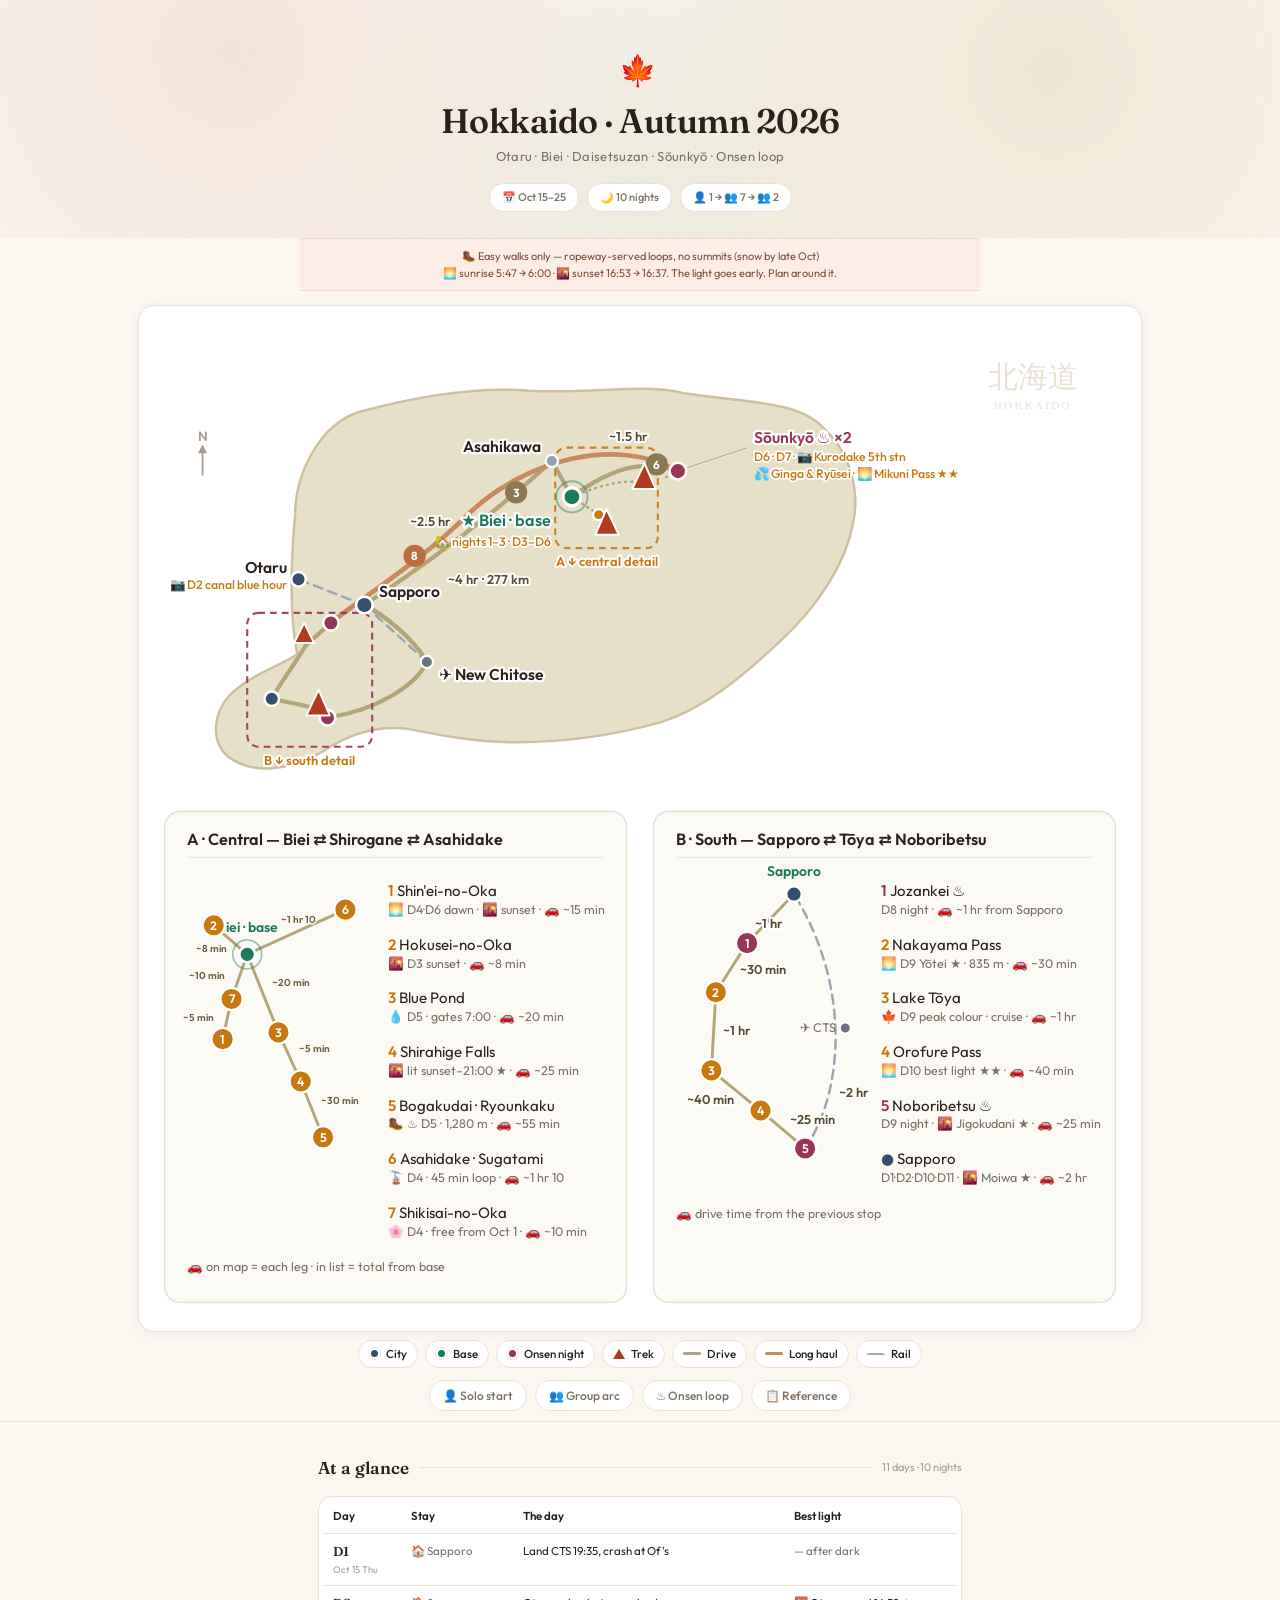
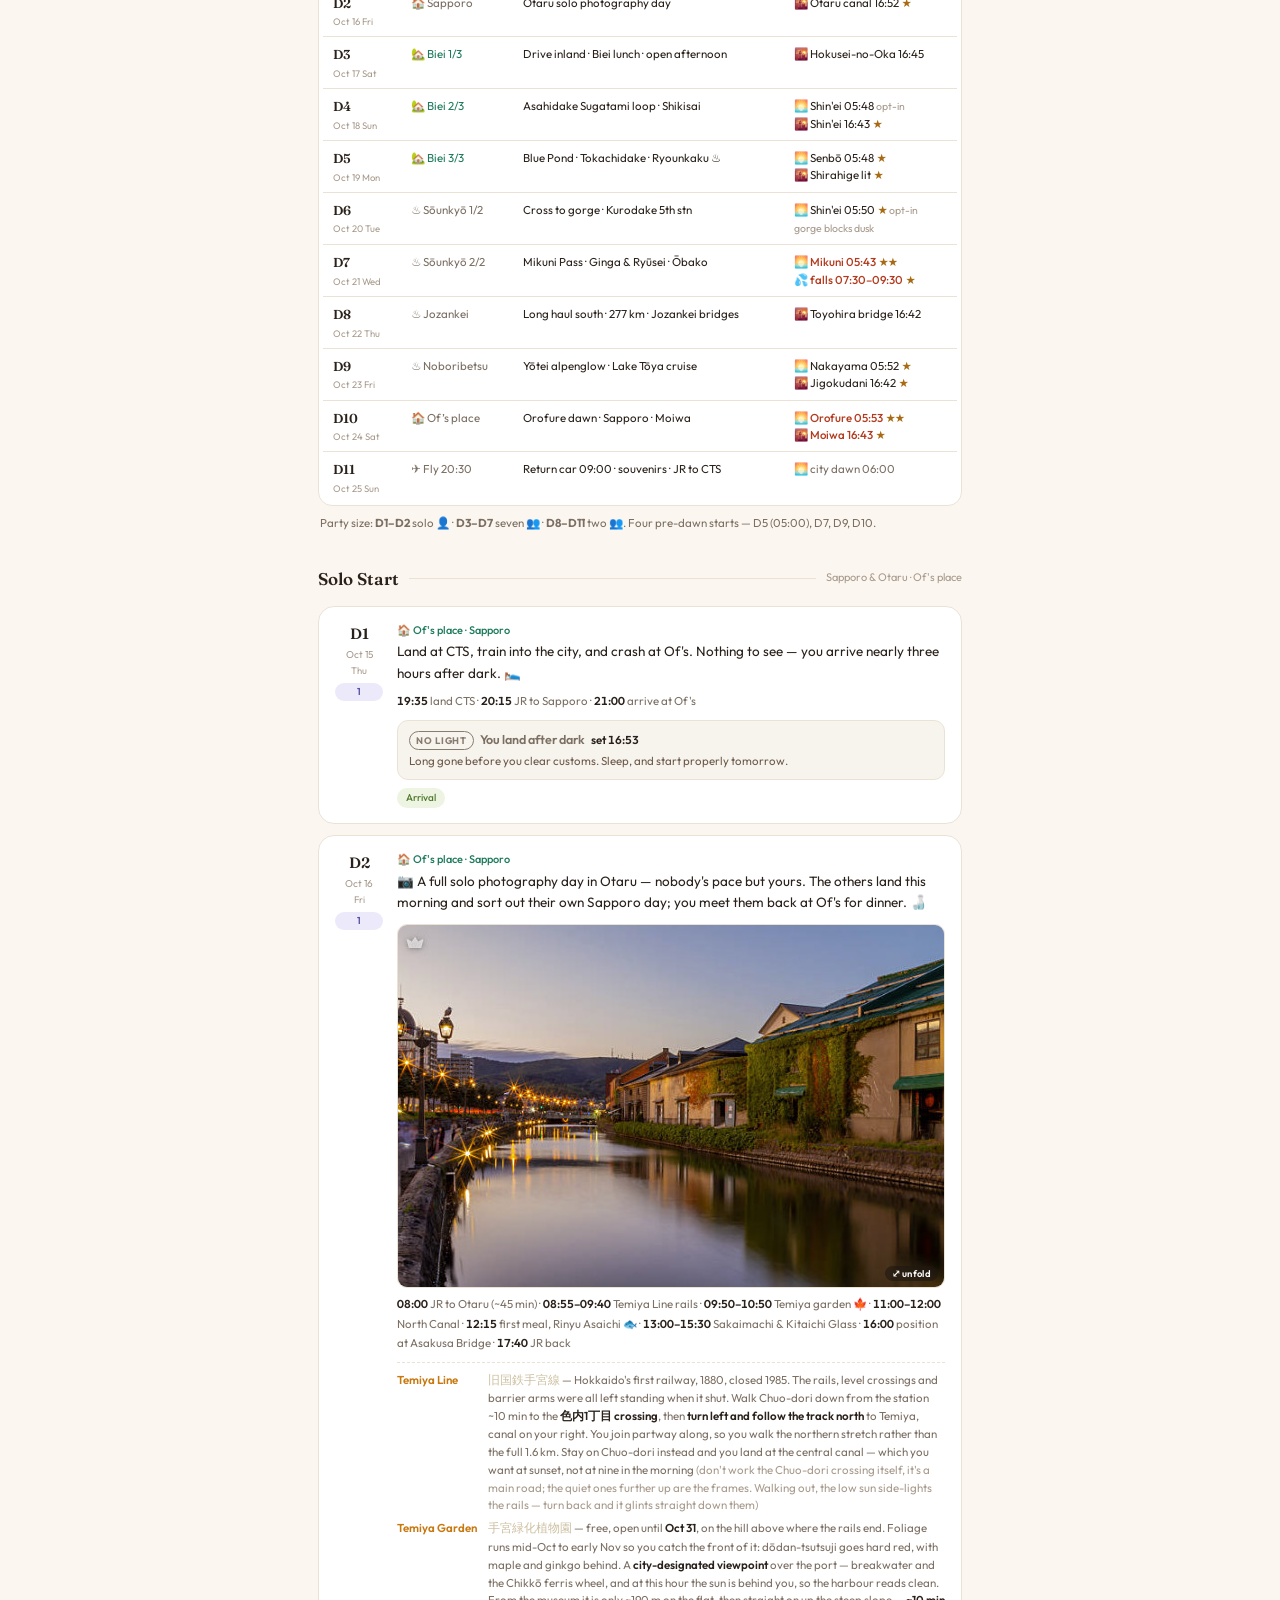
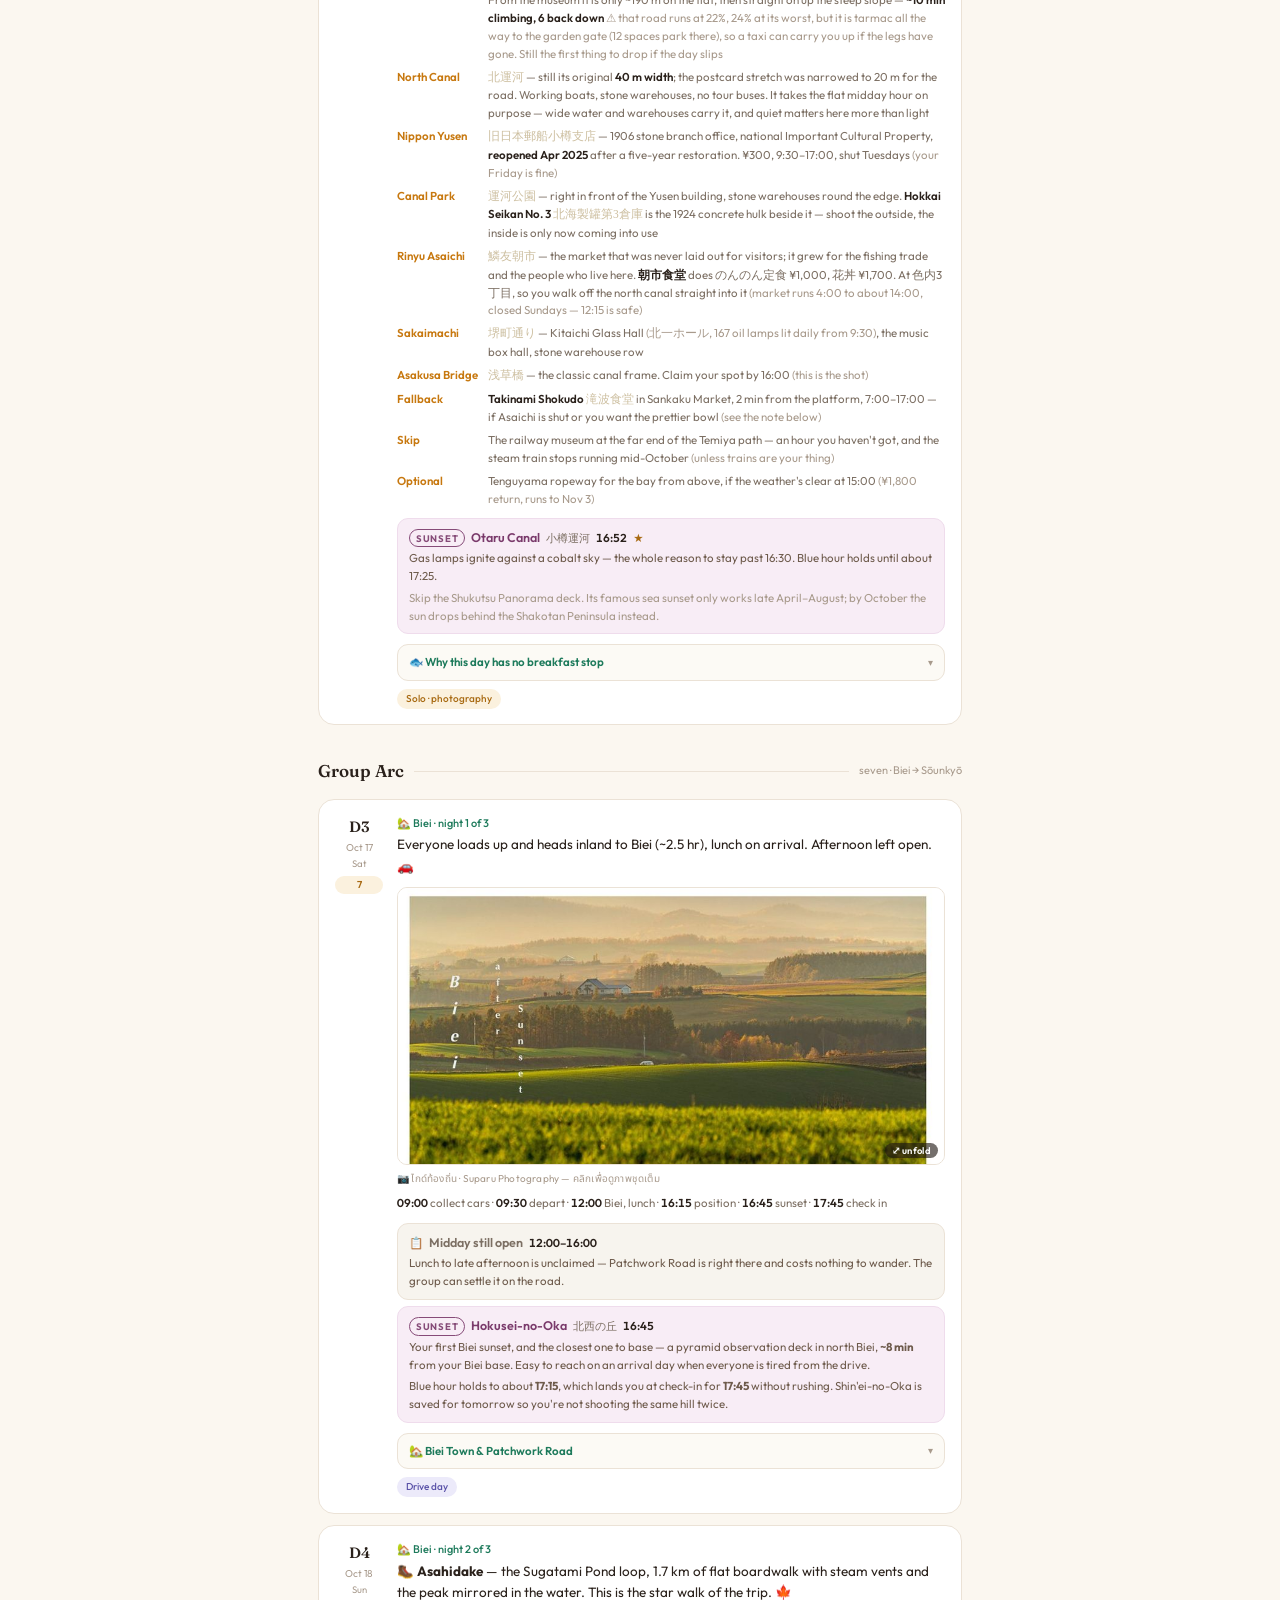
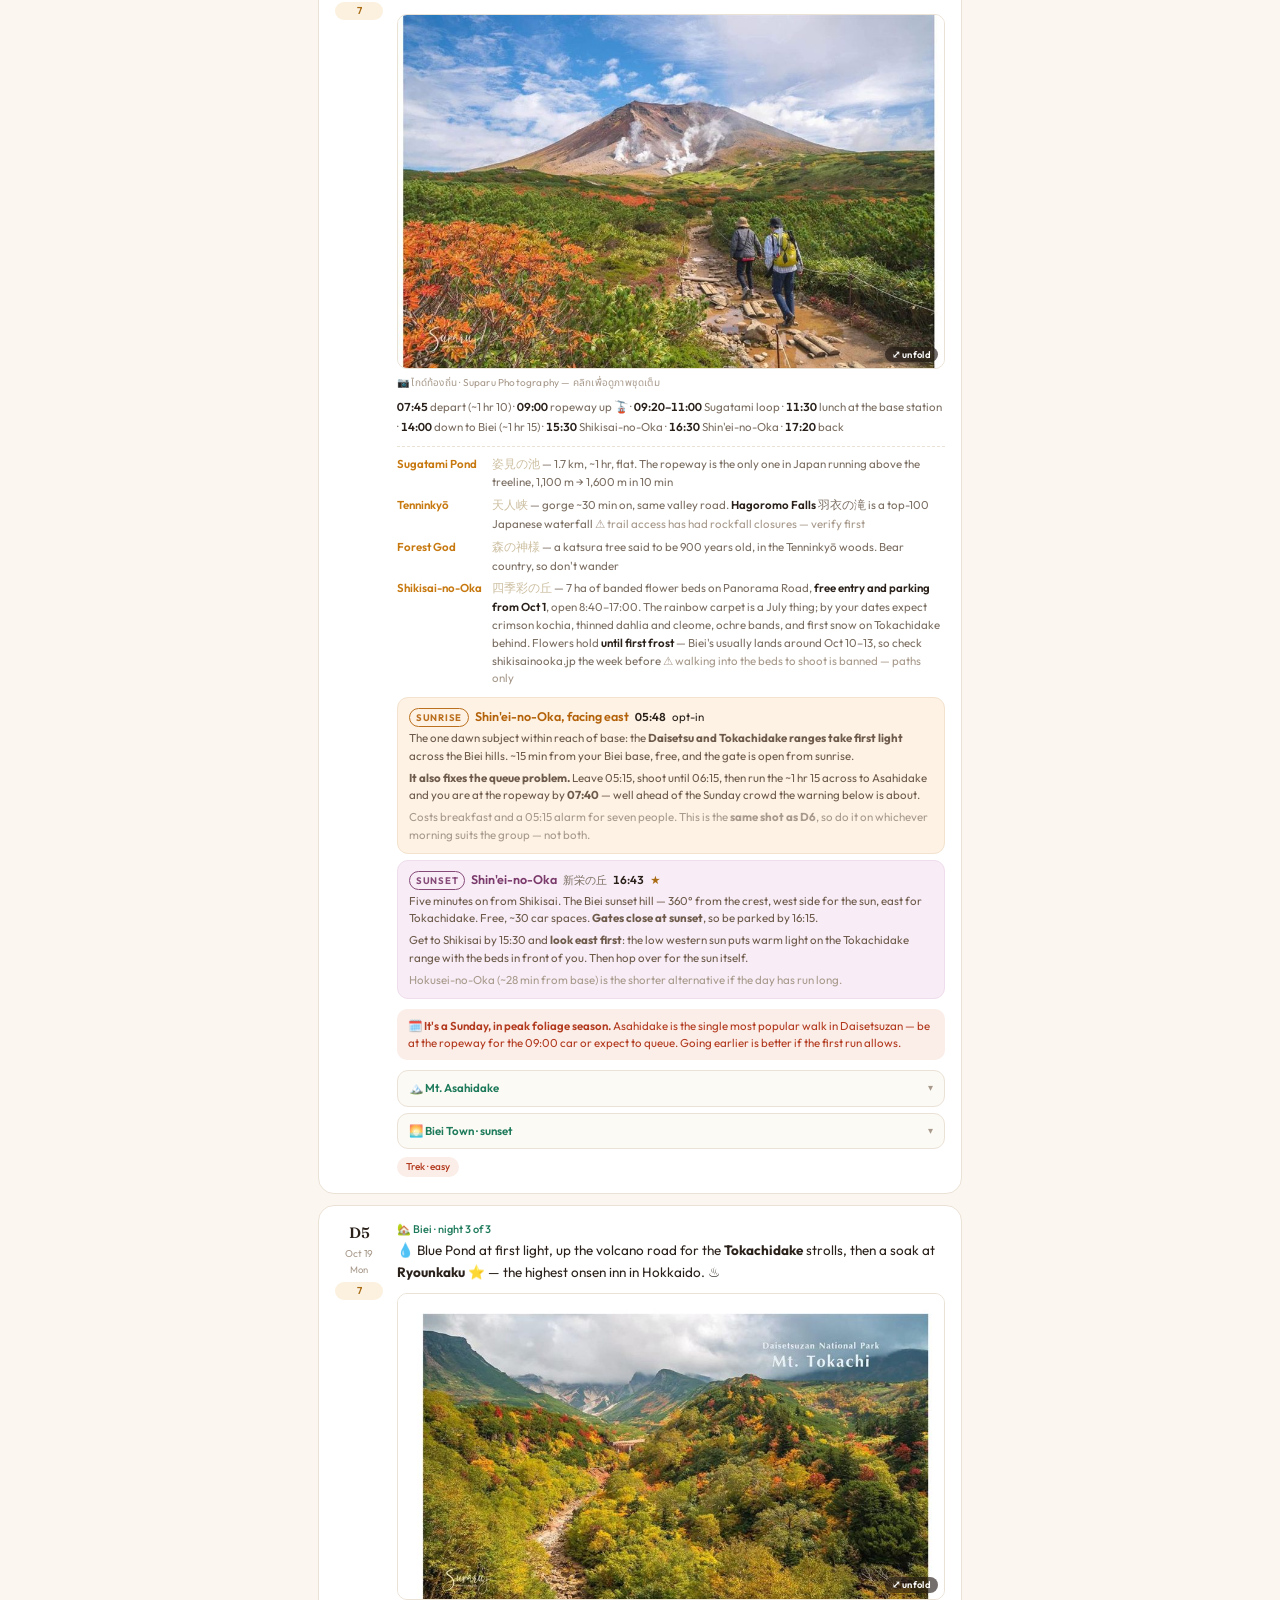
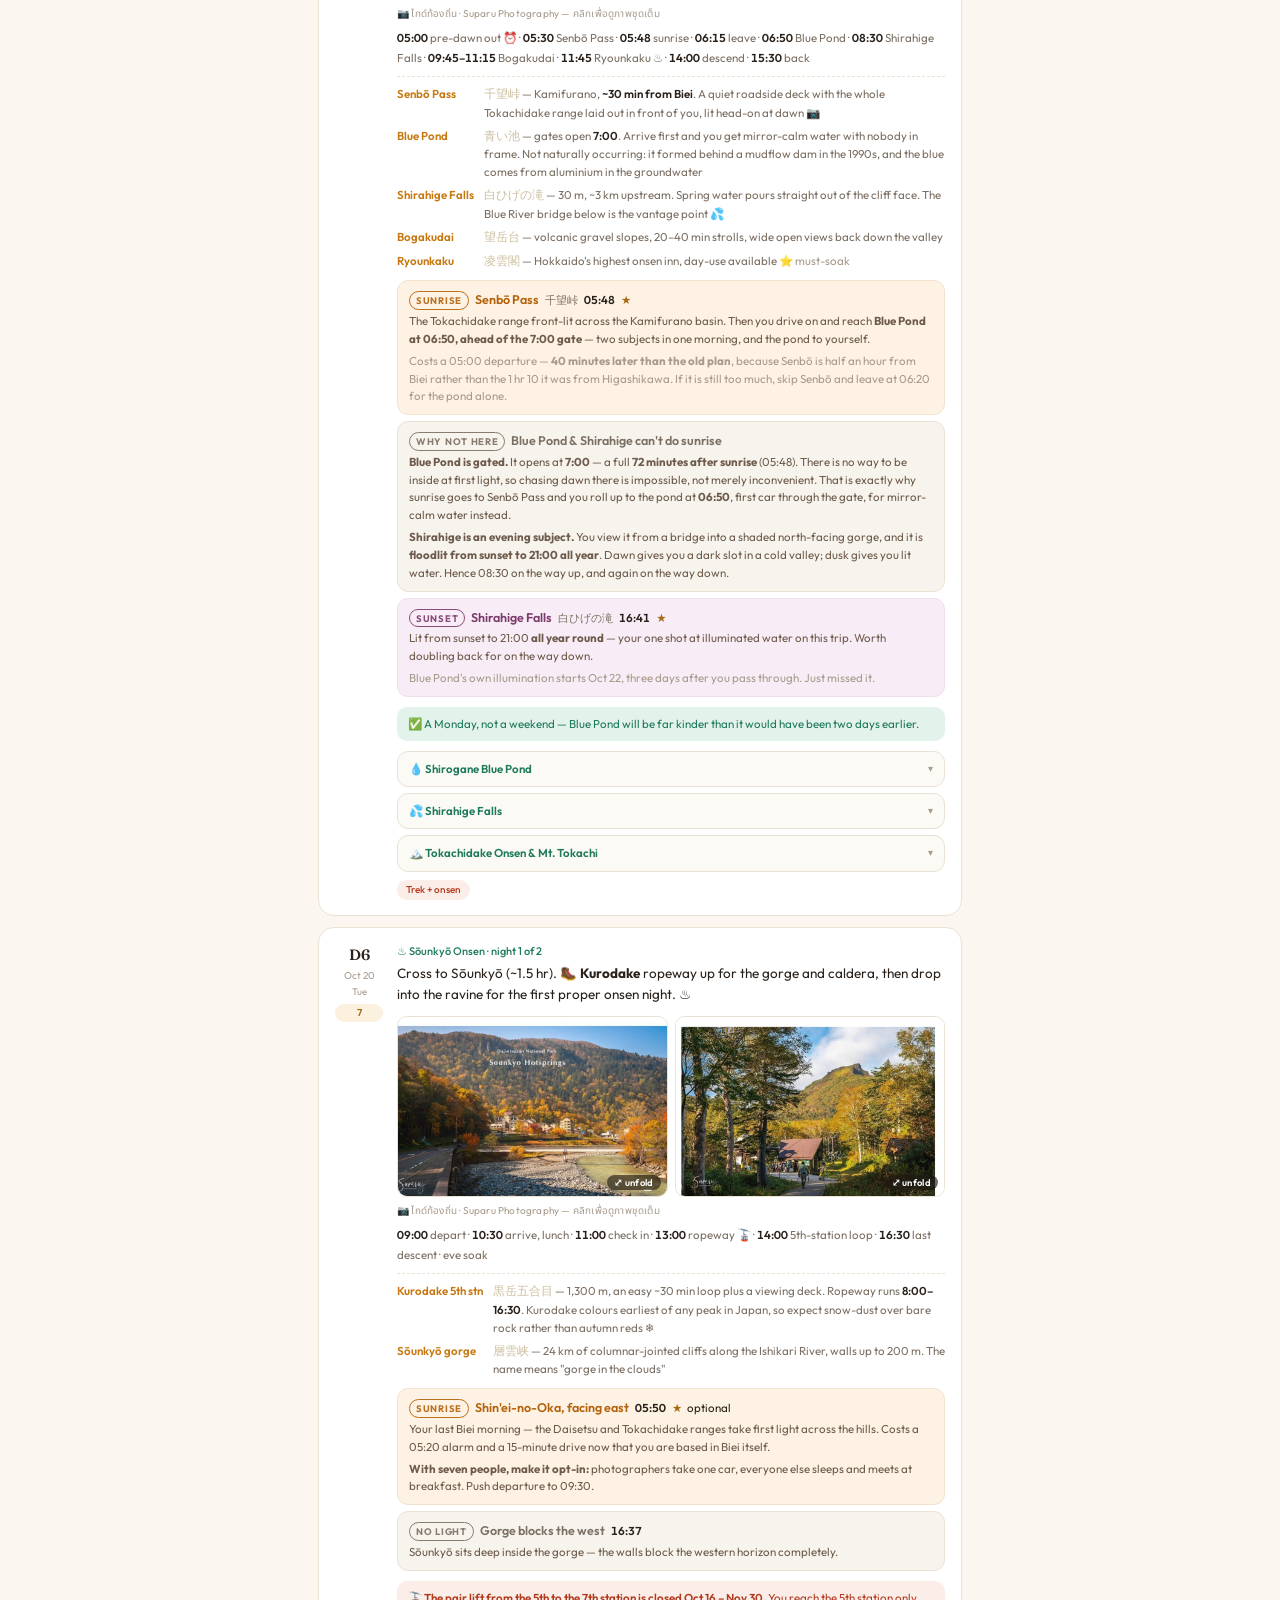
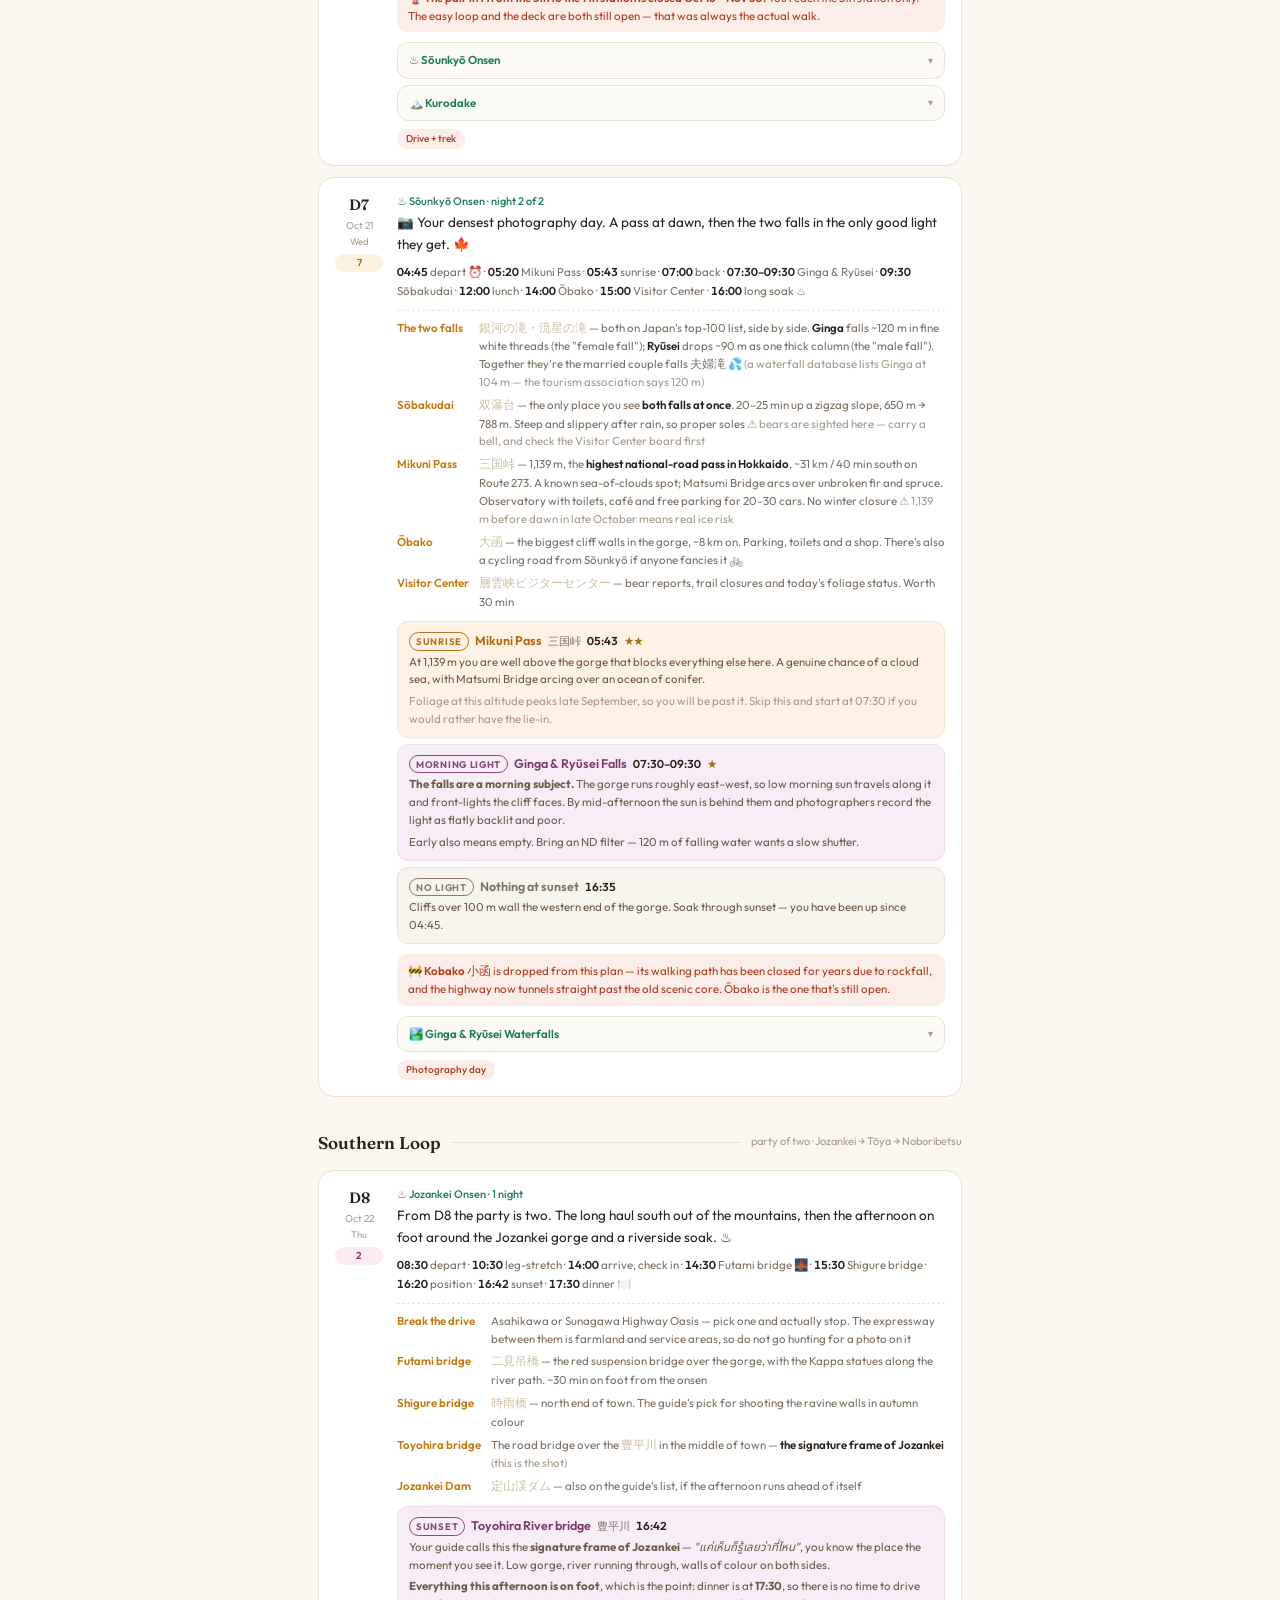
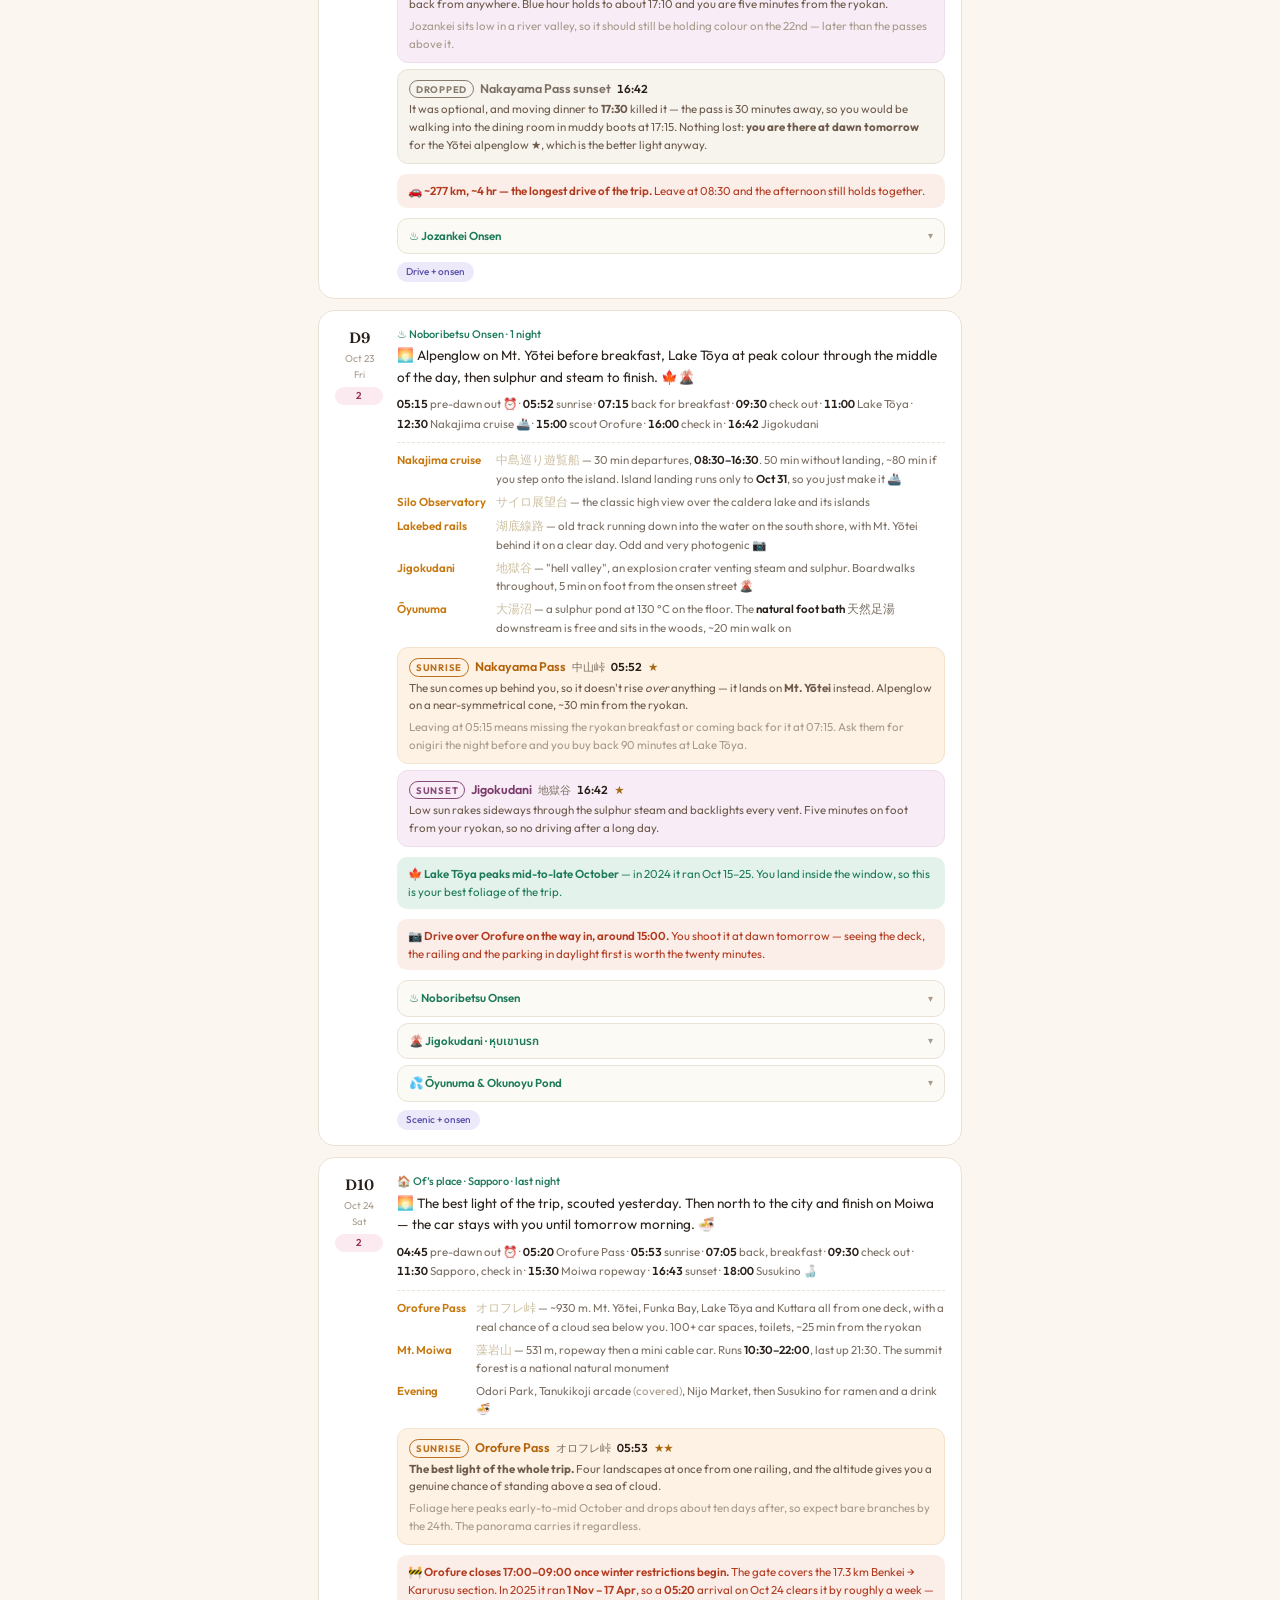
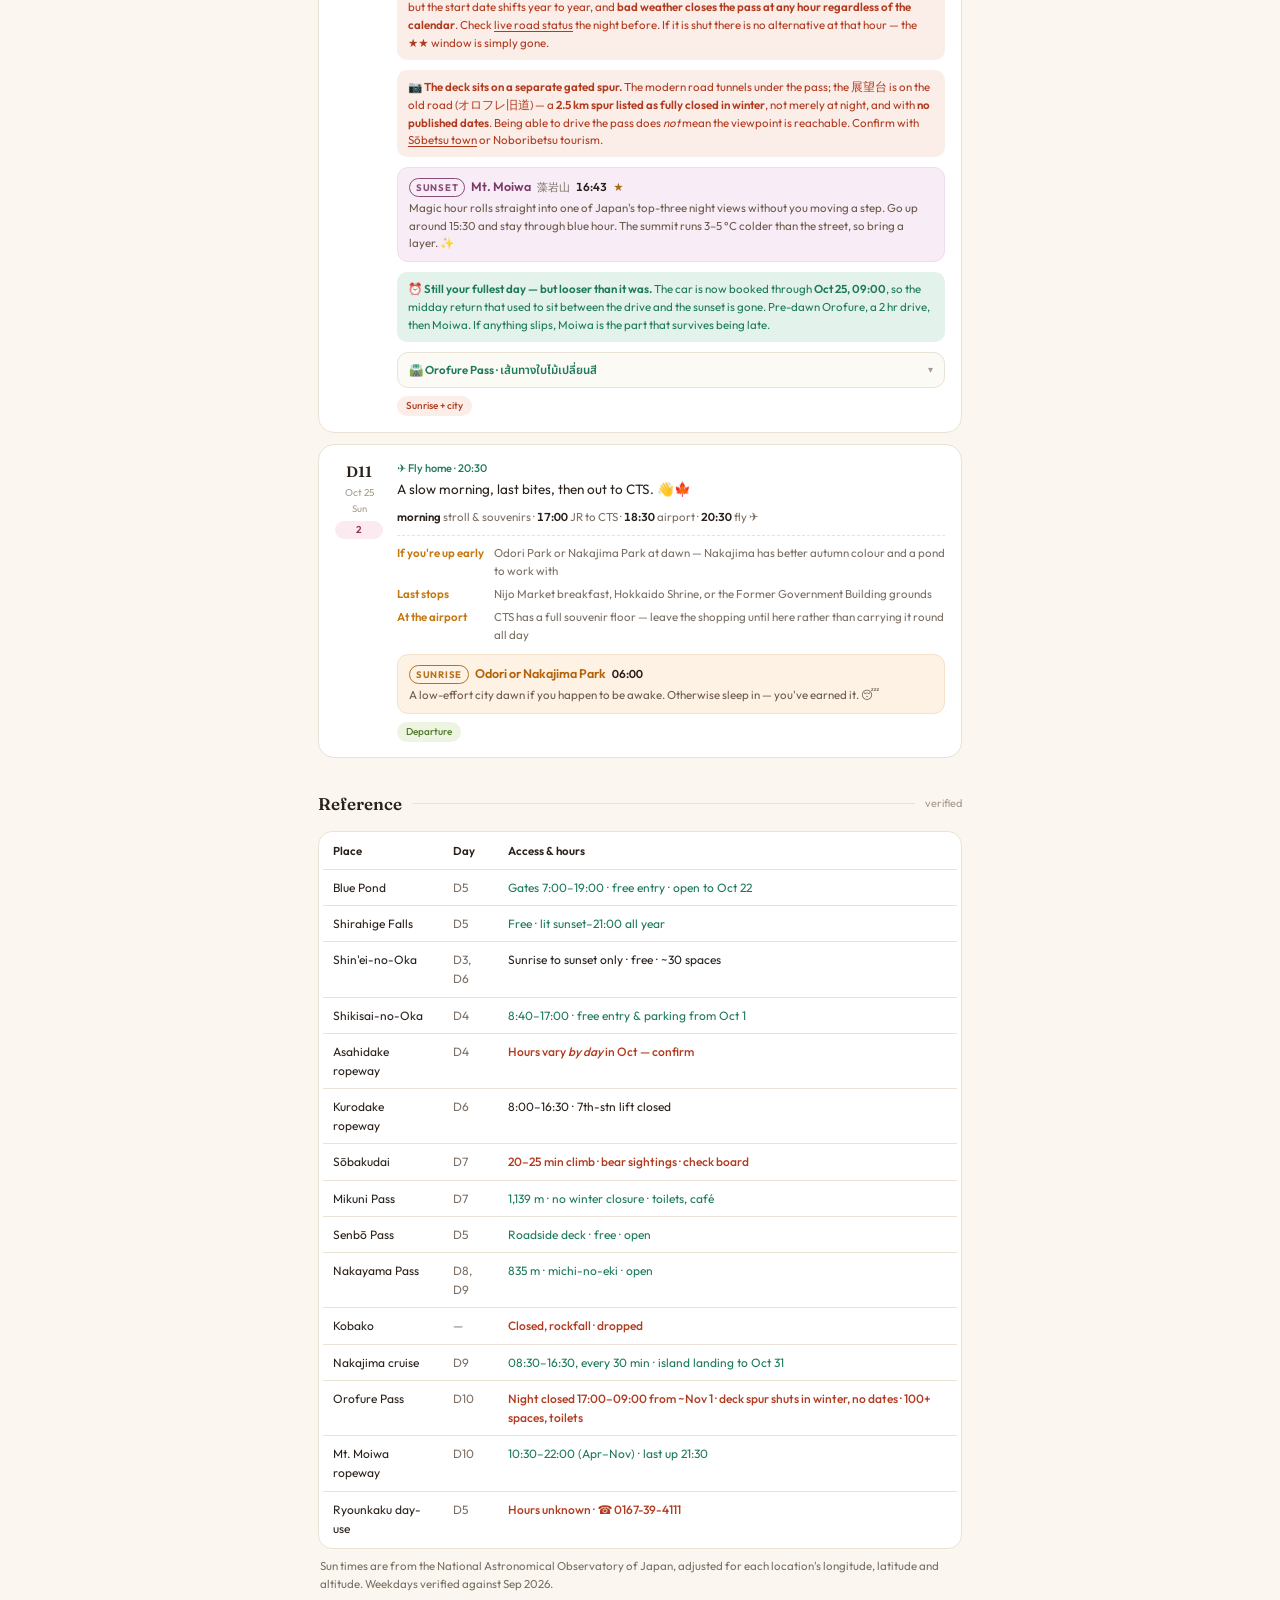
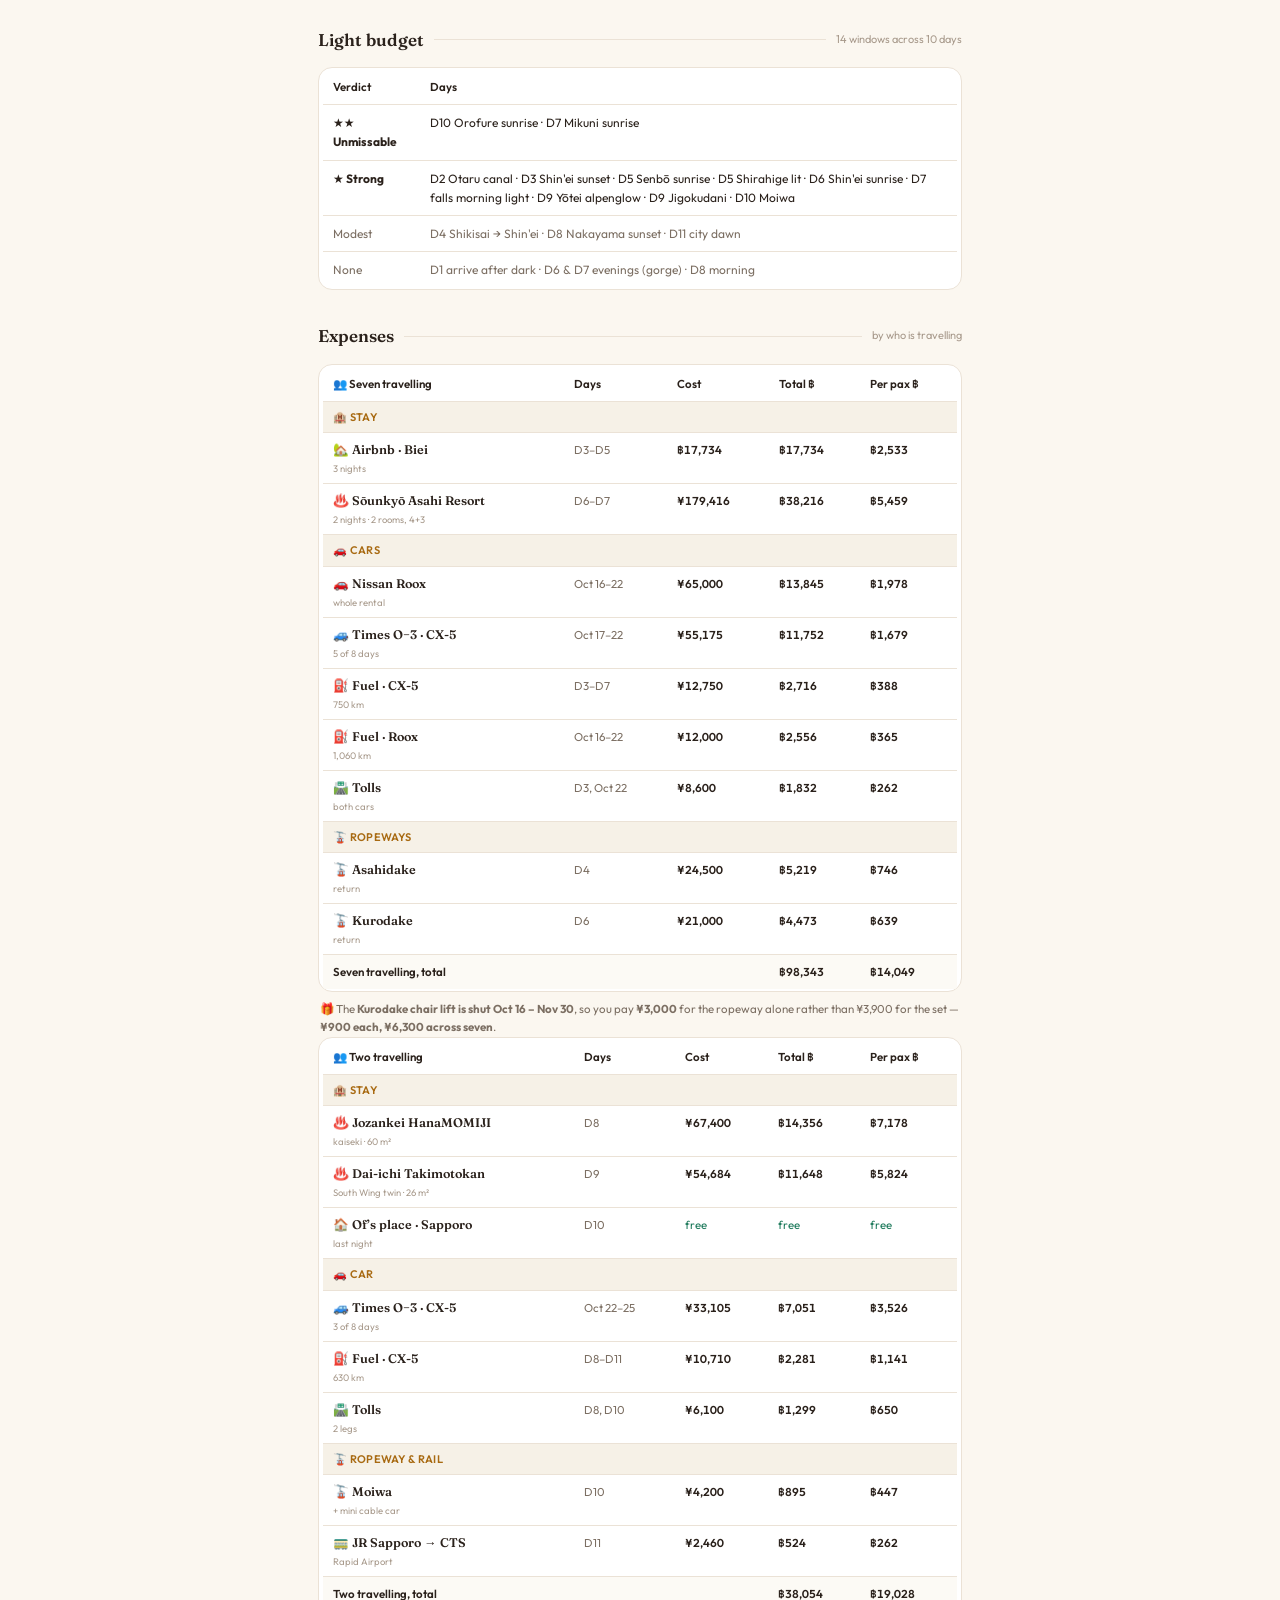
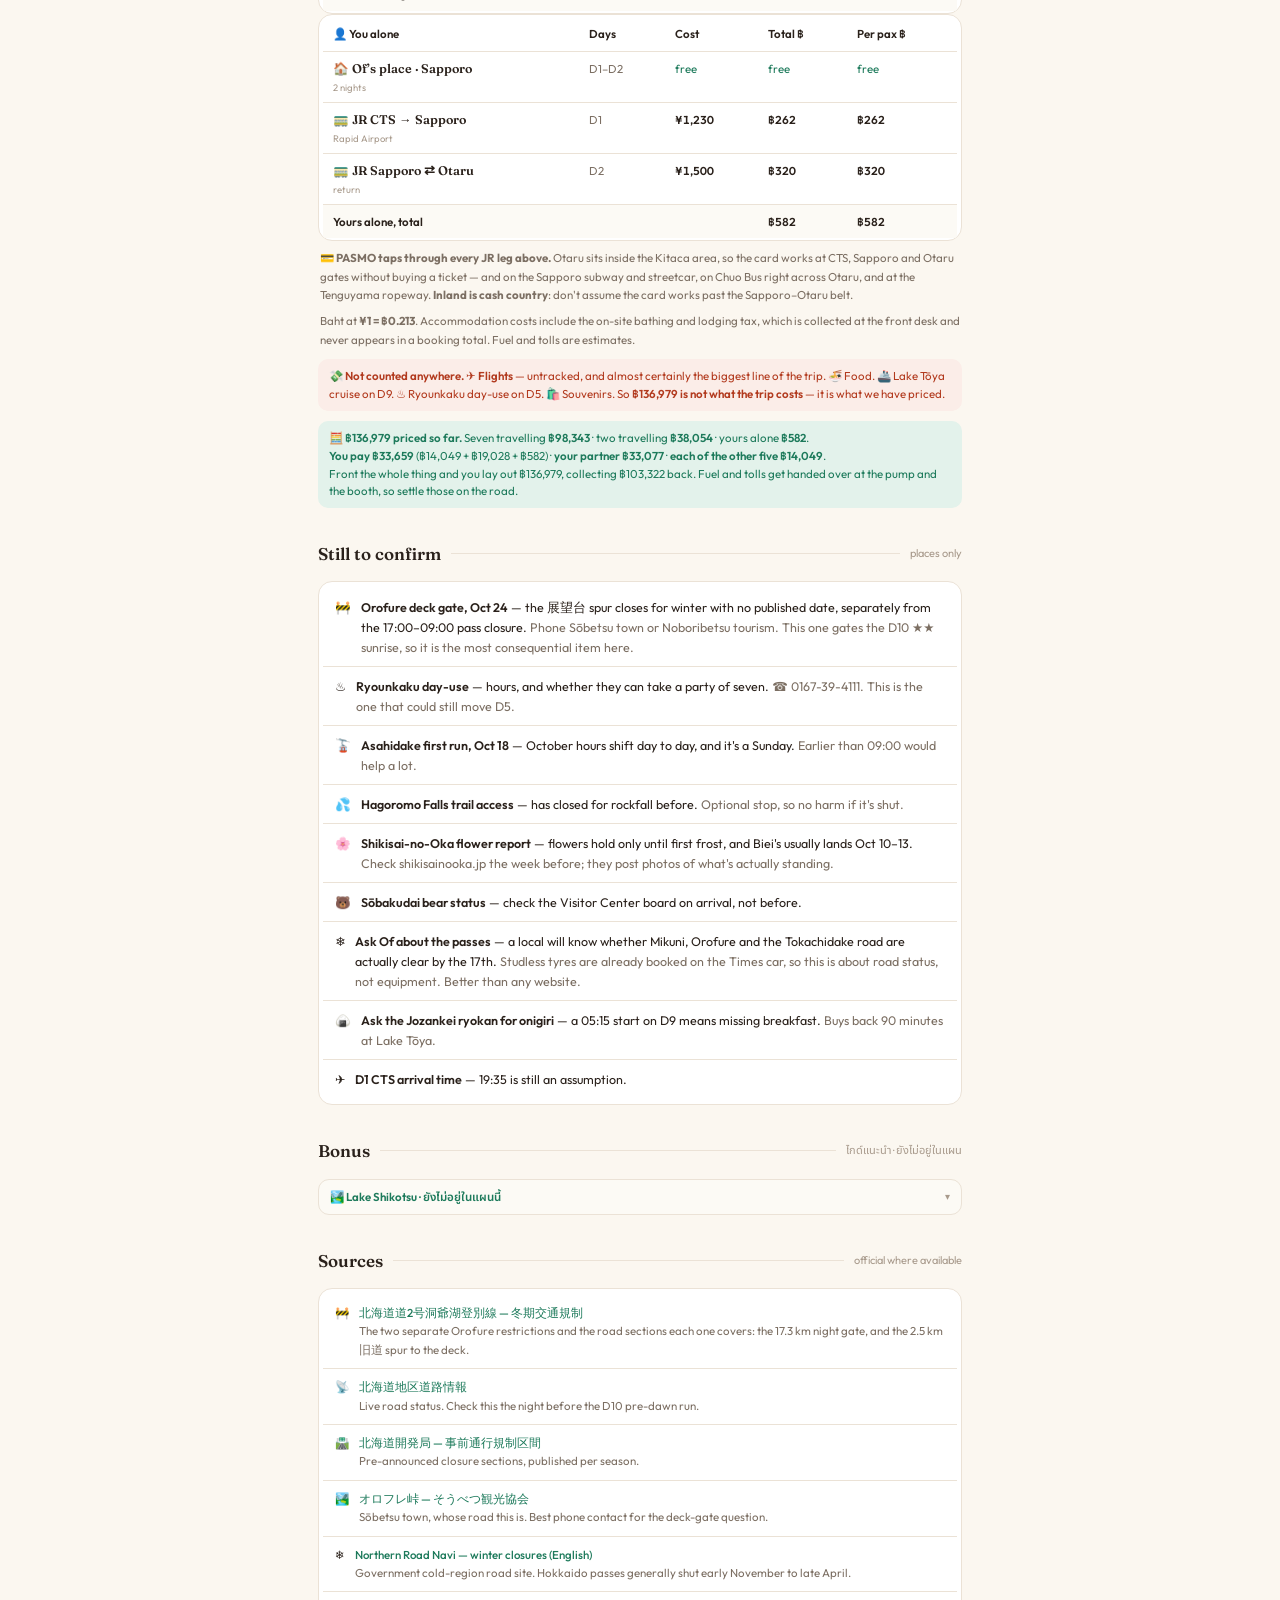
<file: index.html>
<!DOCTYPE html>
<html lang="en">
<head>
<meta charset="UTF-8">
<meta name="viewport" content="width=device-width, initial-scale=1.0">
<title>Hokkaido 2026 · Plan V5</title>
<link rel="preconnect" href="https://fonts.googleapis.com">
<link rel="preconnect" href="https://fonts.gstatic.com" crossorigin>
<link href="https://fonts.googleapis.com/css2?family=Fraunces:opsz,wght@9..144,600&family=Noto+Sans+Thai:wght@400;500;600&family=Outfit:wght@400;500;600&display=swap" rel="stylesheet">
<link rel="stylesheet" href="assets/style.css">
</head>
<body>
<header>
  <div class="inner">
    <div class="leaf">🍁</div>
    <h1>Hokkaido · Autumn 2026</h1>
    <div class="sub">Otaru · Biei · Daisetsuzan · Sōunkyō · Onsen loop</div>
    <div class="meta">
      <span class="chip">📅 Oct 15–25</span>
      <span class="chip">🌙 10 nights</span>
      <span class="chip">👤 1 → 👥 7 → 👥 2</span>
    </div>
  </div>
</header>

<div class="sunbar">🥾 Easy walks only — ropeway-served loops, no summits (snow by late Oct)<br>🌅 sunrise 5:47 → 6:00 · 🌇 sunset 16:53 → 16:37. The light goes early. Plan around it.</div>

<div class="wrap mapwide">
  <div class="mapcard">
    <svg viewBox="0 0 880 900" role="img" aria-label="Map of the Hokkaido loop. The main map shows the whole island with the anticlockwise route from Sapporo and Otaru inland to Asahikawa, Biei and the Biei base, on to Sounkyo, then the long southern haul back down to Jozankei, Lake Toya, Noboribetsu and Sapporo. Two dashed boxes mark regions detailed in panels below: panel A covers the central Biei, Shirogane and Asahidake area, panel B covers the southern onsen loop.">

  <!-- ============ MAIN MAP ============ -->
  <path d="M131,178 C131,142 152,98 188,86 C240,72 294,63 340,67 C398,70 444,60 478,69
           C533,78 582,75 605,101 C629,123 637,158 631,185 C625,220 601,259 564,293
           C533,322 499,351 459,364 C416,376 372,382 329,382 C292,382 257,375 232,370
           C202,366 177,376 156,390 C126,408 92,411 71,395 C55,381 57,356 73,339
           C92,321 117,314 133,303 C127,277 126,229 131,178 Z"
        fill="var(--land)" stroke="var(--coast)" stroke-width="2.2" stroke-linejoin="round"/>

  <text x="792" y="64" class="jp" font-size="27" text-anchor="middle">北海道</text>
  <text x="792" y="83" class="jp" font-size="10" text-anchor="middle" style="letter-spacing:2px;">HOKKAIDO</text>

  <text x="48" y="112" class="compass" text-anchor="middle">N</text>
  <line x1="48" y1="118" x2="48" y2="143" stroke="var(--faint)" stroke-width="1.6"/>
  <path d="M48,115 l-4,8 l8,0 Z" fill="var(--faint)"/>

  <!-- roads -->
  <g fill="none" stroke="var(--road)" stroke-width="3.8" stroke-linecap="round" stroke-linejoin="round">
    <path d="M193,259 C246,224 303,183 361,130"/>
    <path d="M361,130 L379,162"/>
    <path d="M379,162 C420,132 447,130 474,139"/>
    <path d="M163,275 C154,284 146,289 140,296"/>
    <path d="M140,296 C129,314 117,330 110,343"/>
    <path d="M110,343 L152,352 L160,360"/>
    <path d="M160,360 C206,353 240,330 249,310"/>
    <path d="M249,310 C237,289 211,268 193,259"/>
  </g>
  <path d="M474,139 C418,107 338,130 290,174 C244,220 194,250 163,275"
        fill="none" stroke="#C98A5E" stroke-width="4.2" stroke-linecap="round"/>
  <g fill="none" stroke="var(--road)" stroke-width="2.2" stroke-dasharray="1 4.5" stroke-linecap="round">
    <path d="M379,162 C408,150 428,146 444,150"/>
    <path d="M379,162 L403,178 L410,190"/>
    <path d="M474,139 L460,146"/>
    <path d="M160,360 L152,352"/>
  </g>
  <g fill="none" stroke="#9AA6B2" stroke-width="2.2" stroke-dasharray="8 5.5" stroke-linecap="round">
    <path d="M249,310 L193,259"/>
    <path d="M193,259 L134,236"/>
  </g>

  <!-- drive times -->
  <text x="252" y="188" class="drive" text-anchor="middle">~2.5 hr</text>
  <text x="430" y="112" class="drive" text-anchor="middle">~1.5 hr</text>
  <text x="304" y="240" class="drive" text-anchor="middle" fill="#9C5B2E">~4 hr · 277 km</text>

  <!-- region boxes -->
  <rect x="364" y="118" width="92" height="90" rx="10" fill="none" stroke="var(--photo)"
        stroke-width="1.9" stroke-dasharray="6,4.5" opacity=".9"/>
  <text x="410" y="224" class="ztag" text-anchor="middle">A ↓ central detail</text>

  <rect x="88" y="266" width="112" height="120" rx="10" fill="none" stroke="var(--onsen)"
        stroke-width="1.9" stroke-dasharray="6,4.5" opacity=".9"/>
  <text x="144" y="402" class="ztag" text-anchor="middle" fill="var(--onsen)">B ↓ south detail</text>

  <!-- day badges -->
  <g>
    <circle cx="329" cy="158" r="10" fill="#8A7A52"/><text x="329" y="162" class="dnum" text-anchor="middle">3</text>
    <circle cx="455" cy="133" r="10" fill="#8A7A52"/><text x="455" y="137" class="dnum" text-anchor="middle">6</text>
    <circle cx="238" cy="215" r="10" fill="#B96F3E"/><text x="238" y="219" class="dnum" text-anchor="middle">8</text>
  </g>

  <!-- markers -->
  <circle cx="249" cy="310" r="5.5" fill="var(--air)" stroke="#fff" stroke-width="2"/>
  <circle cx="134" cy="236" r="6.5" fill="var(--city)" stroke="#fff" stroke-width="2.2"/>
  <circle cx="193" cy="259" r="7.5" fill="var(--city)" stroke="#fff" stroke-width="2.4"/>
  <circle cx="361" cy="130" r="5.5" fill="var(--ref)" stroke="#fff" stroke-width="2"/>
  <circle cx="379" cy="162" r="14" fill="none" stroke="var(--base)" stroke-width="1.8" opacity=".45"/>
  <circle cx="379" cy="162" r="8" fill="var(--base)" stroke="#fff" stroke-width="2.8"/>
  <circle cx="403" cy="178" r="5" fill="var(--photo)" stroke="#fff" stroke-width="2"/>
  <circle cx="474" cy="139" r="7.5" fill="var(--onsen)" stroke="#fff" stroke-width="2.4"/>
  <circle cx="160" cy="360" r="7" fill="var(--onsen)" stroke="#fff" stroke-width="2.4"/>
  <circle cx="163" cy="275" r="7" fill="var(--onsen)" stroke="#fff" stroke-width="2.4"/>
  <circle cx="110" cy="343" r="6.5" fill="var(--city)" stroke="#fff" stroke-width="2.2"/>
  <polygon points="130,293 148,293 139,275" fill="var(--mtn)" stroke="#fff" stroke-width="1.7" stroke-linejoin="round"/>
  <polygon points="141,358 162,358 152,335" fill="var(--mtn)" stroke="#fff" stroke-width="1.7" stroke-linejoin="round"/>
  <polygon points="433,155 454,155 444,132" fill="var(--mtn)" stroke="#fff" stroke-width="1.8" stroke-linejoin="round"/>
  <polygon points="400,196 421,196 410,173" fill="var(--mtn)" stroke="#fff" stroke-width="1.8" stroke-linejoin="round"/>

  <!-- leader to Sounkyo label -->
  <g class="leaderline"><path d="M482,136 L536,118"/></g>

  <!-- main map labels -->
  <text x="124" y="230" class="place" text-anchor="end">Otaru</text>
  <text x="124" y="245" class="sub-lbl" text-anchor="end">📷 D2 canal blue hour</text>

  <text x="206" y="252" class="place" text-anchor="start">Sapporo</text>

  <text x="351" y="122" class="place" text-anchor="end" font-size="13" fill="var(--muted)">Asahikawa</text>
  <text x="360" y="188" class="base-lbl" text-anchor="end">★ Biei · base</text>
  <text x="360" y="206" class="sub-lbl" text-anchor="end">🏡 nights 1–3 · D3–D6</text>

  <text x="260" y="326" class="place" text-anchor="start" font-size="13">✈️ New Chitose</text>

  <text x="542" y="114" class="ons-lbl" text-anchor="start">Sōunkyō ♨️ ×2</text>
  <text x="542" y="130" class="sub-lbl" text-anchor="start">D6 · D7 · 📷 Kurodake 5th stn</text>
  <text x="542" y="145" class="sub-lbl" text-anchor="start">💦 Ginga &amp; Ryūsei · 🌅 Mikuni Pass ★★</text>

  <!-- ============ PANEL A · CENTRAL ============ -->
  <rect x="14" y="444" width="414" height="440" rx="14" fill="#FCFAF5" stroke="var(--line)" stroke-width="1.5"/>
  <text x="34" y="474" class="inset-title">A · Central — Biei ⇄ Shirogane ⇄ Asahidake</text>
  <line x1="34" y1="485" x2="408" y2="485" stroke="var(--line)" stroke-width="1"/>

  <g fill="none" stroke="var(--road)" stroke-width="2.6" stroke-linecap="round" stroke-linejoin="round">
    <path d="M88,572 L74,612 L66,648"/>
    <path d="M88,572 L116,642 L136,686 L156,736"/>
    <path d="M88,572 L58,546"/>
    <path d="M88,572 L176,532"/>
  </g>

  <circle cx="88" cy="572" r="13" fill="none" stroke="var(--base)" stroke-width="1.5" opacity=".45"/>
  <circle cx="88" cy="572" r="7" fill="var(--base)" stroke="#fff" stroke-width="2.2"/>
  <text x="88" y="552" class="inset-town" text-anchor="middle">Biei · base</text>

  <circle cx="58" cy="546" r="10" fill="var(--photo)" stroke="#fff" stroke-width="2"/><text x="58" y="550" class="photonum" text-anchor="middle">2</text>
  <circle cx="74" cy="612" r="10" fill="var(--photo)" stroke="#fff" stroke-width="2"/><text x="74" y="616" class="photonum" text-anchor="middle">7</text>
  <circle cx="66" cy="648" r="10" fill="var(--photo)" stroke="#fff" stroke-width="2"/><text x="66" y="652" class="photonum" text-anchor="middle">1</text>
  <circle cx="116" cy="642" r="10" fill="var(--photo)" stroke="#fff" stroke-width="2"/><text x="116" y="646" class="photonum" text-anchor="middle">3</text>
  <circle cx="136" cy="686" r="10" fill="var(--photo)" stroke="#fff" stroke-width="2"/><text x="136" y="690" class="photonum" text-anchor="middle">4</text>
  <circle cx="156" cy="736" r="10" fill="var(--photo)" stroke="#fff" stroke-width="2"/><text x="156" y="740" class="photonum" text-anchor="middle">5</text>
  <circle cx="176" cy="532" r="10" fill="var(--photo)" stroke="#fff" stroke-width="2"/><text x="176" y="536" class="photonum" text-anchor="middle">6</text>

  <!-- leg drive times along the central roads -->
  <text x="118" y="544" class="edrive" text-anchor="start">~1 hr 10</text>
  <text x="70" y="570" class="edrive" text-anchor="end">~8 min</text>
  <text x="68" y="594" class="edrive" text-anchor="end">~10 min</text>
  <text x="58" y="632" class="edrive" text-anchor="end">~5 min</text>
  <text x="110" y="600" class="edrive" text-anchor="start">~20 min</text>
  <text x="134" y="660" class="edrive" text-anchor="start">~5 min</text>
  <text x="154" y="706" class="edrive" text-anchor="start">~30 min</text>

  <text x="214" y="520" class="inset-legend"><tspan font-weight="600" fill="var(--photo)">1</tspan>  Shin'ei-no-Oka</text>
  <text x="214" y="520" class="inset-tag" dy="16">🌅 D4·D6 dawn · 🌇 sunset · 🚗 ~15 min</text>
  <text x="214" y="568" class="inset-legend"><tspan font-weight="600" fill="var(--photo)">2</tspan>  Hokusei-no-Oka</text>
  <text x="214" y="568" class="inset-tag" dy="16">🌇 D3 sunset · 🚗 ~8 min</text>
  <text x="214" y="616" class="inset-legend"><tspan font-weight="600" fill="var(--photo)">3</tspan>  Blue Pond</text>
  <text x="214" y="616" class="inset-tag" dy="16">💧 D5 · gates 7:00 · 🚗 ~20 min</text>
  <text x="214" y="664" class="inset-legend"><tspan font-weight="600" fill="var(--photo)">4</tspan>  Shirahige Falls</text>
  <text x="214" y="664" class="inset-tag" dy="16">🌇 lit sunset–21:00 ★ · 🚗 ~25 min</text>
  <text x="214" y="712" class="inset-legend"><tspan font-weight="600" fill="var(--photo)">5</tspan>  Bogakudai · Ryounkaku</text>
  <text x="214" y="712" class="inset-tag" dy="16">🥾 ♨️ D5 · 1,280 m · 🚗 ~55 min</text>
  <text x="214" y="760" class="inset-legend"><tspan font-weight="600" fill="var(--photo)">6</tspan>  Asahidake · Sugatami</text>
  <text x="214" y="760" class="inset-tag" dy="16">🚡 D4 · 45 min loop · 🚗 ~1 hr 10</text>
  <text x="214" y="808" class="inset-legend"><tspan font-weight="600" fill="var(--photo)">7</tspan>  Shikisai-no-Oka</text>
  <text x="214" y="808" class="inset-tag" dy="16">🌸 D4 · free from Oct 1 · 🚗 ~10 min</text>

  <!-- ============ PANEL B · SOUTH ============ -->
  <rect x="452" y="444" width="414" height="440" rx="14" fill="#FCFAF5" stroke="var(--line)" stroke-width="1.5"/>
  <text x="472" y="474" class="inset-title">B · South — Sapporo ⇄ Tōya ⇄ Noboribetsu</text>
  <line x1="472" y1="485" x2="846" y2="485" stroke="var(--line)" stroke-width="1"/>

  <g fill="none" stroke="var(--road)" stroke-width="2.6" stroke-linecap="round" stroke-linejoin="round">
    <path d="M578,518 L536,562"/>
    <path d="M536,562 L508,606"/>
    <path d="M508,606 L504,676"/>
    <path d="M504,676 L548,712"/>
    <path d="M548,712 L588,746"/>
  </g>
  <g fill="none" stroke="#9AA6B2" stroke-width="2.2" stroke-dasharray="8 5.5" stroke-linecap="round">
    <path d="M588,746 C622,696 630,602 578,518"/>
  </g>

  <circle cx="578" cy="518" r="7" fill="var(--city)" stroke="#fff" stroke-width="2.2"/>
  <text x="578" y="502" class="inset-town" text-anchor="middle" fill="var(--ink)">Sapporo</text>
  <circle cx="624" cy="638" r="5" fill="var(--air)" stroke="#fff" stroke-width="1.9"/>
  <text x="616" y="642" class="inset-tag" text-anchor="end">✈️ CTS</text>

  <text x="556" y="548" class="drive" text-anchor="middle" font-size="10.5">~1 hr</text>
  <text x="530" y="590" class="drive" text-anchor="start" font-size="10.5">~30 min</text>
  <text x="514" y="644" class="drive" text-anchor="start" font-size="10.5">~1 hr</text>
  <text x="524" y="706" class="drive" text-anchor="end" font-size="10.5">~40 min</text>
  <text x="574" y="724" class="drive" text-anchor="start" font-size="10.5">~25 min</text>
  <text x="618" y="700" class="drive" text-anchor="start" font-size="10.5">~2 hr</text>

  <circle cx="536" cy="562" r="10" fill="var(--onsen)" stroke="#fff" stroke-width="2"/><text x="536" y="566" class="photonum" text-anchor="middle">1</text>
  <circle cx="508" cy="606" r="10" fill="var(--photo)" stroke="#fff" stroke-width="2"/><text x="508" y="610" class="photonum" text-anchor="middle">2</text>
  <circle cx="504" cy="676" r="10" fill="var(--photo)" stroke="#fff" stroke-width="2"/><text x="504" y="680" class="photonum" text-anchor="middle">3</text>
  <circle cx="548" cy="712" r="10" fill="var(--photo)" stroke="#fff" stroke-width="2"/><text x="548" y="716" class="photonum" text-anchor="middle">4</text>
  <circle cx="588" cy="746" r="10" fill="var(--onsen)" stroke="#fff" stroke-width="2"/><text x="588" y="750" class="photonum" text-anchor="middle">5</text>

  <text x="656" y="520" class="inset-legend"><tspan font-weight="600" fill="var(--onsen)">1</tspan>  Jozankei ♨️</text>
  <text x="656" y="520" class="inset-tag" dy="16">D8 night · 🚗 ~1 hr from Sapporo</text>
  <text x="656" y="568" class="inset-legend"><tspan font-weight="600" fill="var(--photo)">2</tspan>  Nakayama Pass</text>
  <text x="656" y="568" class="inset-tag" dy="16">🌅 D9 Yōtei ★ · 835 m · 🚗 ~30 min</text>
  <text x="656" y="616" class="inset-legend"><tspan font-weight="600" fill="var(--photo)">3</tspan>  Lake Tōya</text>
  <text x="656" y="616" class="inset-tag" dy="16">🍁 D9 peak colour · cruise · 🚗 ~1 hr</text>
  <text x="656" y="664" class="inset-legend"><tspan font-weight="600" fill="var(--photo)">4</tspan>  Orofure Pass</text>
  <text x="656" y="664" class="inset-tag" dy="16">🌅 D10 best light ★★ · 🚗 ~40 min</text>
  <text x="656" y="712" class="inset-legend"><tspan font-weight="600" fill="var(--onsen)">5</tspan>  Noboribetsu ♨️</text>
  <text x="656" y="712" class="inset-tag" dy="16">D9 night · 🌇 Jigokudani ★ · 🚗 ~25 min</text>
  <text x="656" y="760" class="inset-legend"><tspan font-weight="600" fill="var(--city)">●</tspan>  Sapporo</text>
  <text x="656" y="760" class="inset-tag" dy="16">D1·D2·D10·D11 · 🌇 Moiwa ★ · 🚗 ~2 hr</text>

  <text x="34" y="856" class="inset-tag">🚗 on map = each leg · in list = total from base</text>
  <text x="472" y="808" class="inset-tag">🚗 drive time from the previous stop</text>

</svg>
  </div>
  <div class="maplegend">
    <span><i class="mdot" style="background:#34506E"></i>City</span>
    <span><i class="mdot" style="background:#1D7A5B"></i>Base</span>
    <span><i class="mdot" style="background:#993556"></i>Onsen night</span>
    <span><i class="mtri"></i>Trek</span>
    <span><i class="mline"></i>Drive</span>
    <span><i class="mline lg"></i>Long haul</span>
    <span><i class="mline rl"></i>Rail</span>
  </div>
</div>

<nav>
  <div class="navin">
    <a href="#solo">👤 Solo start</a>
    <a href="#group">👥 Group arc</a>
    <a href="#two">♨️ Onsen loop</a>
    <a href="#ref">📋 Reference</a>
  </div>
</nav>

<div class="wrap">

  <div class="seclabel"><span>At a glance</span><div class="ln"></div><small>11 days · 10 nights</small></div>
  <div class="tscroll">
    <table class="ref sum">
      <thead><tr><th>Day</th><th>Stay</th><th>The day</th><th>Best light</th></tr></thead>
      <tbody>
        <tr><td><b>D1</b><s>Oct 15 Thu</s></td><td class="m">🏠 Sapporo</td><td>Land CTS 19:35, crash at Of's</td><td class="m">— after dark</td></tr>
        <tr><td><b>D2</b><s>Oct 16 Fri</s></td><td class="m">🏠 Sapporo</td><td>Otaru solo photography day</td><td>🌇 Otaru canal 16:52 <span class="star">★</span></td></tr>
        <tr><td><b>D3</b><s>Oct 17 Sat</s></td><td class="g">🏡 Biei 1/3</td><td>Drive inland · Biei lunch · open afternoon</td><td>🌇 Hokusei-no-Oka 16:45</td></tr>
        <tr><td><b>D4</b><s>Oct 18 Sun</s></td><td class="g">🏡 Biei 2/3</td><td>Asahidake Sugatami loop · Shikisai</td><td>🌅 Shin'ei 05:48 <span class="z">opt-in</span><br>🌇 Shin'ei 16:43 <span class="star">★</span></td></tr>
        <tr><td><b>D5</b><s>Oct 19 Mon</s></td><td class="g">🏡 Biei 3/3</td><td>Blue Pond · Tokachidake · Ryounkaku ♨️</td><td>🌅 Senbō 05:48 <span class="star">★</span><br>🌇 Shirahige lit <span class="star">★</span></td></tr>
        <tr><td><b>D6</b><s>Oct 20 Tue</s></td><td class="m">♨️ Sōunkyō 1/2</td><td>Cross to gorge · Kurodake 5th stn</td><td>🌅 Shin'ei 05:50 <span class="star">★</span> <span class="z">opt-in</span><br><span class="z">gorge blocks dusk</span></td></tr>
        <tr><td><b>D7</b><s>Oct 21 Wed</s></td><td class="m">♨️ Sōunkyō 2/2</td><td>Mikuni Pass · Ginga &amp; Ryūsei · Ōbako</td><td class="hi">🌅 Mikuni 05:43 <span class="star">★★</span><br>💦 falls 07:30–09:30 <span class="star">★</span></td></tr>
        <tr><td><b>D8</b><s>Oct 22 Thu</s></td><td class="m">♨️ Jozankei</td><td>Long haul south · 277 km · Jozankei bridges</td><td>🌇 Toyohira bridge 16:42</td></tr>
        <tr><td><b>D9</b><s>Oct 23 Fri</s></td><td class="m">♨️ Noboribetsu</td><td>Yōtei alpenglow · Lake Tōya cruise</td><td>🌅 Nakayama 05:52 <span class="star">★</span><br>🌇 Jigokudani 16:42 <span class="star">★</span></td></tr>
        <tr><td><b>D10</b><s>Oct 24 Sat</s></td><td class="m">🏠 Of’s place</td><td>Orofure dawn · Sapporo · Moiwa</td><td class="hi">🌅 Orofure 05:53 <span class="star">★★</span><br>🌇 Moiwa 16:43 <span class="star">★</span></td></tr>
        <tr><td><b>D11</b><s>Oct 25 Sun</s></td><td class="m">✈️ Fly 20:30</td><td>Return car 09:00 · souvenirs · JR to CTS</td><td class="m">🌅 city dawn 06:00</td></tr>
      </tbody>
    </table>
  </div>
  <p class="tnote">Party size: <b>D1–D2</b> solo 👤 · <b>D3–D7</b> seven 👥 · <b>D8–D11</b> two 👥. Four pre-dawn starts — D5 (05:00), D7, D9, D10.</p>

  <div class="seclabel" id="solo"><span>Solo Start</span><div class="ln"></div><small>Sapporo &amp; Otaru · Of's place</small></div>

  <div class="day">
    <div class="n"><b>D1</b><s>Oct 15</s><i>Thu</i><u class="p1">1</u></div>
    <div class="body">
      <div class="stay">🏠 Of's place · Sapporo</div>
      <div class="txt">Land at CTS, train into the city, and crash at Of's. Nothing to see — you arrive nearly three hours after dark. 🛌</div>
      <div class="times"><b>19:35</b> land CTS · <b>20:15</b> JR to Sapporo · <b>21:00</b> arrive at Of's</div>
      <div class="lite none">
        <div class="lh"><span class="lk">No light</span> <b>You land after dark</b> <time>set 16:53</time></div>
        <p>Long gone before you clear customs. Sleep, and start properly tomorrow.</p>
      </div>
      <span class="badge b-turn">Arrival</span>
    </div>
  </div>

  <div class="day">
    <div class="n"><b>D2</b><s>Oct 16</s><i>Fri</i><u class="p1">1</u></div>
    <div class="body">
      <div class="stay">🏠 Of's place · Sapporo</div>
      <div class="txt">📷 A full solo photography day in Otaru — nobody's pace but yours. The others land this morning and sort out their own Sapporo day; you meet them back at Of's for dinner. 🍶</div>
      <div class="shots">
        <label class="shot">
          <input type="checkbox">
          <img class="hero" src="assets/photos/otaru-canal.jpg" alt="Otaru Canal with its gas lamps at blue hour" loading="lazy" width="546" height="362">
          <img class="full" src="assets/photos/otaru-canal.jpg" alt="Otaru Canal, enlarged" loading="lazy">
          <span class="hint">⤢ unfold</span></label>
      </div>
      <div class="times"><b>08:00</b> JR to Otaru (~45 min) · <b>08:55–09:40</b> Temiya Line rails · <b>09:50–10:50</b> Temiya garden 🍁 · <b>11:00–12:00</b> North Canal · <b>12:15</b> first meal, Rinyu Asaichi 🐟 · <b>13:00–15:30</b> Sakaimachi &amp; Kitaichi Glass · <b>16:00</b> position at Asakusa Bridge · <b>17:40</b> JR back</div>
      <div class="plc">
        <dl>
          <dt>Temiya Line</dt><dd><span class="jpn">旧国鉄手宮線</span> — Hokkaido's first railway, 1880, closed 1985. The rails, level crossings and barrier arms were all left standing when it shut. Walk Chuo-dori down from the station ~10 min to the <b>色内1丁目 crossing</b>, then <b>turn left and follow the track north</b> to Temiya, canal on your right. You join partway along, so you walk the northern stretch rather than the full 1.6 km. Stay on Chuo-dori instead and you land at the central canal — which you want at sunset, not at nine in the morning <span class="z">(don't work the Chuo-dori crossing itself, it's a main road; the quiet ones further up are the frames. Walking out, the low sun side-lights the rails — turn back and it glints straight down them)</span></dd>
          <dt>Temiya Garden</dt><dd><span class="jpn">手宮緑化植物園</span> — free, open until <b>Oct 31</b>, on the hill above where the rails end. Foliage runs mid-Oct to early Nov so you catch the front of it: dōdan-tsutsuji goes hard red, with maple and ginkgo behind. A <b>city-designated viewpoint</b> over the port — breakwater and the Chikkō ferris wheel, and at this hour the sun is behind you, so the harbour reads clean. From the museum it is only ~190 m on the flat, then straight on up the steep slope — <b>~10 min climbing, 6 back down</b> <span class="z">⚠️ that road runs at 22%, 24% at its worst, but it is tarmac all the way to the garden gate (12 spaces park there), so a taxi can carry you up if the legs have gone. Still the first thing to drop if the day slips</span></dd>
          <dt>North Canal</dt><dd><span class="jpn">北運河</span> — still its original <b>40 m width</b>; the postcard stretch was narrowed to 20 m for the road. Working boats, stone warehouses, no tour buses. It takes the flat midday hour on purpose — wide water and warehouses carry it, and quiet matters here more than light</dd>
          <dt>Nippon Yusen</dt><dd><span class="jpn">旧日本郵船小樽支店</span> — 1906 stone branch office, national Important Cultural Property, <b>reopened Apr 2025</b> after a five-year restoration. ¥300, 9:30–17:00, shut Tuesdays <span class="z">(your Friday is fine)</span></dd>
          <dt>Canal Park</dt><dd><span class="jpn">運河公園</span> — right in front of the Yusen building, stone warehouses round the edge. <b>Hokkai Seikan No. 3</b> <span class="jpn">北海製罐第3倉庫</span> is the 1924 concrete hulk beside it — shoot the outside, the inside is only now coming into use</dd>
          <dt>Rinyu Asaichi</dt><dd><span class="jpn">鱗友朝市</span> — the market that was never laid out for visitors; it grew for the fishing trade and the people who live here. <b>朝市食堂</b> does のんのん定食 ¥1,000, 花丼 ¥1,700. At 色内3丁目, so you walk off the north canal straight into it <span class="z">(market runs 4:00 to about 14:00, closed Sundays — 12:15 is safe)</span></dd>
          <dt>Sakaimachi</dt><dd><span class="jpn">堺町通り</span> — Kitaichi Glass Hall <span class="z">(北一ホール, 167 oil lamps lit daily from 9:30)</span>, the music box hall, stone warehouse row</dd>
          <dt>Asakusa Bridge</dt><dd><span class="jpn">浅草橋</span> — the classic canal frame. Claim your spot by 16:00 <span class="z">(this is the shot)</span></dd>
          <dt>Fallback</dt><dd><b>Takinami Shokudo</b> <span class="jpn">滝波食堂</span> in Sankaku Market, 2 min from the platform, 7:00–17:00 — if Asaichi is shut or you want the prettier bowl <span class="z">(see the note below)</span></dd>
          <dt>Skip</dt><dd>The railway museum at the far end of the Temiya path — an hour you haven't got, and the steam train stops running mid-October <span class="z">(unless trains are your thing)</span></dd>
          <dt>Optional</dt><dd>Tenguyama ropeway for the bay from above, if the weather's clear at 15:00 <span class="z">(¥1,800 return, runs to Nov 3)</span></dd>
        </dl>
      </div>
      <div class="lite dusk">
        <div class="lh"><span class="lk">Sunset</span> <b>Otaru Canal</b> <span class="jpn">小樽運河</span> <time>16:52</time> <span class="star">★</span></div>
        <p>Gas lamps ignite against a cobalt sky — the whole reason to stay past 16:30. Blue hour holds until about 17:25.</p>
        <p style="margin-top:4px;color:var(--faint)">Skip the Shukutsu Panorama deck. Its famous sea sunset only works late April–August; by October the sun drops behind the Shakotan Peninsula instead.</p>
      </div>
      <details class="more">
        <summary>🐟 Why this day has no breakfast stop</summary>
        <div class="mbody">
          <div class="msub">鱗友朝市 朝市食堂 · 三角市場 滝波食堂</div>
          <ul class="mlist">
            <li><span>🌅</span><div>Sitting down by the station would spend <b>08:45–09:30</b> indoors, and that is the lowest, best light of the day — the hour the rails and the port view both want. So the first meal moves to <b>12:15</b>, once the light work is done</div></li>
            <li><span>🐟</span><div><b>朝市食堂</b> at Rinyu Asaichi — a market that grew for the fishing trade, not for visitors. のんのん定食 <b>¥1,000</b>, 花丼 ¥1,700, and you walk off the north canal straight into it <span class="z">(4:00 to about 14:00, closed Sundays)</span></div></li>
            <li><span>🍙</span><div>Skip the sit-down, not the food. <b>Take something from the station</b> — you are climbing a 22% hill at 09:50 on nothing since Sapporo</div></li>
            <li><span>🎫</span><div>Fallback is <b>Takinami Shokudo</b>, the fishmonger's own counter since 1945, shellfish lifted live from the shop tanks. <b>Wagamama Don</b>, 3–4 toppings from about 9, ¥2,750–3,520 <span class="z">(genuinely good, just the one the tour route feeds — and the 11:30–13:00 queue runs long)</span></div></li>
          </ul>
        </div>
      </details>
      <span class="badge b-good">Solo · photography</span>
    </div>
  </div>

  <div class="seclabel" id="group"><span>Group Arc</span><div class="ln"></div><small>seven · Biei → Sōunkyō</small></div>

  <div class="day">
    <div class="n"><b>D3</b><s>Oct 17</s><i>Sat</i><u class="p7">7</u></div>
    <div class="body">
      <div class="stay">🏡 Biei · night 1 of 3</div>
      <div class="txt">Everyone loads up and heads inland to Biei (~2.5 hr), lunch on arrival. Afternoon left open. 🚗</div>
      <div class="shots">
        <label class="shot">
          <input type="checkbox">
          <img class="hero" src="assets/photos/biei-hero.jpg" alt="Rolling Biei farmland at golden hour" loading="lazy" width="900" height="455">
          <img class="full" src="assets/photos/biei.jpg" alt="Rolling Biei farmland at golden hour — full photo set" loading="lazy">
          <span class="hint">⤢ unfold</span></label>
      </div>
      <p class="credit">📷 ไกด์ท้องถิ่น · Suparu Photography — คลิกเพื่อดูภาพชุดเต็ม</p>
      <div class="times"><b>09:00</b> collect cars · <b>09:30</b> depart · <b>12:00</b> Biei, lunch · <b>16:15</b> position · <b>16:45</b> sunset · <b>17:45</b> check in</div>
      <div class="lite none">
        <div class="lh">📋 <b>Midday still open</b> <time>12:00–16:00</time></div>
        <p>Lunch to late afternoon is unclaimed — Patchwork Road is right there and costs nothing to wander. The group can settle it on the road.</p>
      </div>
      <div class="lite dusk">
        <div class="lh"><span class="lk">Sunset</span> <b>Hokusei-no-Oka</b> <span class="jpn">北西の丘</span> <time>16:45</time></div>
        <p>Your first Biei sunset, and the closest one to base — a pyramid observation deck in north Biei, <b>~8 min</b> from your Biei base. Easy to reach on an arrival day when everyone is tired from the drive.</p>
        <p style="margin-top:4px">Blue hour holds to about <b>17:15</b>, which lands you at check-in for <b>17:45</b> without rushing. <span class="z">Shin'ei-no-Oka is saved for tomorrow so you're not shooting the same hill twice.</span></p>
      </div>
      <details class="more">
        <summary>🏡 Biei Town &amp; Patchwork Road</summary>
        <div class="mbody">
          <div class="msub">ไกด์ท้องถิ่น · <span class="jpn">美瑛町・パッチワークの路</span></div>
          <ul class="mlist">
            <li><span>🏡</span><div>Biei ได้ชื่อว่าเป็นหนึ่งใน 100 <b>“The most beautiful Villages”</b> ของญี่ปุ่น แม้หมู่บ้านจะมีขนาดเล็ก แต่กลับมีความสวยงามทางธรรมชาติที่ครบเครื่อง ทิวทัศน์โดยรอบหลากหลายและสวยงามในทุกฤดู</div></li>
            <li><span>🍂</span><div>ช่วงใบไม้เปลี่ยนสี <b>แปลงเกษตรและนาข้าวส่วนมากถูกเก็บเกี่ยวจนเหี้ยนแล้ว</b> แต่สีสันของป่าไม้และทิวทัศน์หิมะบนเทือกเขาในอุทยานแห่งชาติ Daisetsuzan ทดแทนกันได้แบบไม่ขาดตกบกพร่อง</div></li>
            <li><span>🛣️</span><div><b>Patchwork Road</b> อยู่ทางตะวันตกเฉียงเหนือของบิเอะ เป็นโซนเกษตรกรรมบนพื้นที่เนินสูงต่ำ มีจุดแวะถ่ายภาพค่อนข้างเยอะ เช่น <b>Hokusei-no-Oka</b>, <b>Seven Stars Tree</b>, <b>Ken &amp; Mary Tree</b> ฯลฯ</div></li>
            <li><span>🚲</span><div>ไม่ว่าจะมุมไหนก็สวย ขับรถหรือขี่จักรยานเที่ยวเล่นได้แบบลืมเวลา <span class="z">— เหมาะกับบ่ายที่ยังเปิดว่างของวันนี้</span></div></li>
          </ul>
        </div>
      </details>
      <span class="badge b-flex">Drive day</span>

      <!-- ============================================================
           D3 ACTIVITY — HIDDEN, NOT DELETED
           To restore: delete this comment's opening and closing markers.
           ============================================================
      <div class="times"><b>14:00</b> Patchwork Rd · <b>16:00</b> Hokusei-no-Oka · <b>16:45</b> sunset</div>
      <div class="plc">
        <dl>
          <dt>Patchwork Rd</dt><dd><span class="jpn">パッチワークの路</span> — Zerubu Hill, Ken &amp; Mary Tree, Seven Stars Tree, Biei Shrine (north Biei, all within 10 min of each other)</dd>
          <dt>Hokusei-no-Oka</dt><dd><span class="jpn">北西の丘</span> — pyramid observation deck, lavender field views</dd>
          <dt>Biei</dt><dd>One of the hundred <span class="jpn">「日本で最も美しい村」</span> — the most beautiful villages of Japan. Patchwork Road runs north of town, Panorama Road south</dd>
        </dl>
      </div>
      <div class="lite dusk">
        <div class="lh">Shin'ei-no-Oka <span class="jpn">新栄の丘</span> <time>16:45</time></div>
        <p>The Biei sunset hill. 360 degrees from the ridge; the west side is the famous one, the east side gives you Tokachidake. Free, ~30 car spaces. Gates close at sunset — be parked by 16:15.</p>
      </div>
      <div class="warn">Biei's hills are working farmland. Shoot from the paved roads only — never step into a field.</div>
           ============================================================ -->
    </div>
  </div>

  <div class="day">
    <div class="n"><b>D4</b><s>Oct 18</s><i>Sun</i><u class="p7">7</u></div>
    <div class="body">
      <div class="stay">🏡 Biei · night 2 of 3</div>
      <div class="txt">🥾 <b>Asahidake</b> — the Sugatami Pond loop, 1.7 km of flat boardwalk with steam vents and the peak mirrored in the water. This is the star walk of the trip. 🍁</div>
      <div class="shots">
        <label class="shot">
          <input type="checkbox">
          <img class="hero" src="assets/photos/asahidake-hero.jpg" alt="Mt. Asahidake, the highest peak in Hokkaido" loading="lazy" width="900" height="583">
          <img class="full" src="assets/photos/asahidake.jpg" alt="Mt. Asahidake, the highest peak in Hokkaido — full photo set" loading="lazy">
          <span class="hint">⤢ unfold</span></label>
      </div>
      <p class="credit">📷 ไกด์ท้องถิ่น · Suparu Photography — คลิกเพื่อดูภาพชุดเต็ม</p>
      <div class="times"><b>07:45</b> depart (~1 hr 10) · <b>09:00</b> ropeway up 🚡 · <b>09:20–11:00</b> Sugatami loop · <b>11:30</b> lunch at the base station · <b>14:00</b> down to Biei (~1 hr 15) · <b>15:30</b> Shikisai-no-Oka · <b>16:30</b> Shin'ei-no-Oka · <b>17:20</b> back</div>
      <div class="plc">
        <dl>
          <dt>Sugatami Pond</dt><dd><span class="jpn">姿見の池</span> — 1.7 km, ~1 hr, flat. The ropeway is the only one in Japan running above the treeline, 1,100 m → 1,600 m in 10 min</dd>
          <dt>Tenninkyō</dt><dd><span class="jpn">天人峡</span> — gorge ~30 min on, same valley road. <b>Hagoromo Falls</b> 羽衣の滝 is a top-100 Japanese waterfall <span class="z">⚠️ trail access has had rockfall closures — verify first</span></dd>
          <dt>Forest God</dt><dd><span class="jpn">森の神様</span> — a katsura tree said to be 900 years old, in the Tenninkyō woods. Bear country, so don't wander</dd>
          <dt>Shikisai-no-Oka</dt><dd><span class="jpn">四季彩の丘</span> — 7 ha of banded flower beds on Panorama Road, <b>free entry and parking from Oct 1</b>, open 8:40–17:00. The rainbow carpet is a July thing; by your dates expect crimson kochia, thinned dahlia and cleome, ochre bands, and first snow on Tokachidake behind. Flowers hold <b>until first frost</b> — Biei's usually lands around Oct 10–13, so check shikisainooka.jp the week before <span class="z">⚠️ walking into the beds to shoot is banned — paths only</span></dd>
        </dl>
      </div>
      <div class="lite">
        <div class="lh"><span class="lk">Sunrise</span> <b>Shin'ei-no-Oka, facing east</b> <time>05:48</time> <span class="z">opt-in</span></div>
        <p>The one dawn subject within reach of base: the <b>Daisetsu and Tokachidake ranges take first light</b> across the Biei hills. ~15 min from your Biei base, free, and the gate is open from sunrise.</p>
        <p style="margin-top:4px"><b>It also fixes the queue problem.</b> Leave 05:15, shoot until 06:15, then run the ~1 hr 15 across to Asahidake and you are at the ropeway by <b>07:40</b> — well ahead of the Sunday crowd the warning below is about.</p>
        <p style="margin-top:4px;color:var(--faint)">Costs breakfast and a 05:15 alarm for seven people. This is the <b>same shot as D6</b>, so do it on whichever morning suits the group — not both.</p>
      </div>
      <div class="lite dusk">
        <div class="lh"><span class="lk">Sunset</span> <b>Shin'ei-no-Oka</b> <span class="jpn">新栄の丘</span> <time>16:43</time> <span class="star">★</span></div>
        <p>Five minutes on from Shikisai. The Biei sunset hill — 360° from the crest, west side for the sun, east for Tokachidake. Free, ~30 car spaces. <b>Gates close at sunset</b>, so be parked by 16:15.</p>
        <p style="margin-top:4px">Get to Shikisai by 15:30 and <b>look east first</b>: the low western sun puts warm light on the Tokachidake range with the beds in front of you. Then hop over for the sun itself.</p>
        <p style="margin-top:4px;color:var(--faint)">Hokusei-no-Oka (~28 min from base) is the shorter alternative if the day has run long.</p>
      </div>
      <div class="warn">🗓️ <b>It's a Sunday, in peak foliage season.</b> Asahidake is the single most popular walk in Daisetsuzan — be at the ropeway for the 09:00 car or expect to queue. Going earlier is better if the first run allows.</div>
      <details class="more">
        <summary>🏔️ Mt. Asahidake</summary>
        <div class="mbody">
          <div class="msub">ไกด์ท้องถิ่น · <span class="jpn">旭岳</span></div>
          <ul class="mlist">
            <li><span>🌄</span><div>หนึ่งในยอดเขาที่มีชื่อเสียงมากที่สุดในอุทยานแห่งชาติ Daisetsuzan และเป็น<b>ยอดเขาที่สูงที่สุดบนเกาะฮอกไกโด (2,291 เมตร)</b></div></li>
            <li><span>🍁</span><div>ทำให้ที่นี่เป็น<b>สถานที่แรกในญี่ปุ่น</b>ที่ชมใบไม้เปลี่ยนสีได้ ตั้งแต่<b>กลางเดือนกันยายน</b> <span class="z">⚠️ แปลว่าวันที่ 18 ต.ค. น่าจะเลยพีคไปแล้ว — คาดหวังหิมะแรกกับซากใบไม้มากกว่าใบแดงจัด</span></div></li>
            <li><span>🚠</span><div>เดินทางง่ายมาก เพราะมี <b>Ropeway</b> ขึ้นไปถึงระดับ <b>1,600 เมตร</b> สถานีอยู่บริเวณฐานภูเขาในพื้นที่ <b>Asahidake Onsen</b> ซึ่งมีโรงแรมที่พักหลายแห่ง</div></li>
            <li><span>🥾</span><div>ด้านบนเลือกได้ว่าจะเบาๆ หรือโหดไปเลย สำหรับใครที่ไม่ฟิตมีทางเดิน<b>คอร์สสั้นวนเป็นวงกลม 45–60 นาที</b> <span class="z">(= Sugatami loop ที่อยู่ในแผนวันนี้)</span> เป็นหนึ่งในที่ที่คนรักใบไม้แดงไม่ควรพลาด</div></li>
          </ul>
        </div>
      </details>
      <details class="more">
        <summary>🌅 Biei Town · sunset</summary>
        <div class="mbody">
          <div class="msub">ไกด์ท้องถิ่น · <span class="jpn">美瑛町</span></div>
          <ul class="mlist">
            <li><span>🍁</span><div>ช่วงใบไม้เปลี่ยนสี หลังจากดวงอาทิตย์ค่อยๆ ลาจากไป สีสันอาจจะร้อนแรงสู้หน้าร้อนไม่ได้ แต่ก็ได้<b>ความอบอุ่นโรแมนติก</b>มาแทน</div></li>
            <li><span>🌅</span><div>จุดถ่ายแสงเย็นของ Biei <b>มีเยอะมากๆ</b> มานอนค้างสัก 10 คืนก็อาจถ่ายได้ไม่ครบ ไกด์ไม่ให้พิกัด เพราะ<b>ขับวนๆ ไปตรงไหนสวยก็หยุดถ่ายได้ทั้งหมด</b></div></li>
            <li><span>📷</span><div>ที่แนะนำคือ <b>San'ai-no-Oka Observatory</b> <span class="jpn">三愛の丘</span> และโซน <b>Patchwork Road</b> ทั้งหมด <span class="z">⚠️ San'ai-no-Oka เป็นคนละที่กับ Shin'ei-no-Oka ที่อยู่ในแผน — อยู่ฝั่ง Panorama Road เป็นตัวเลือกเพิ่ม ไม่ใช่ตัวแทน</span></div></li>
          </ul>
        </div>
      </details>
      <span class="badge b-peak">Trek · easy</span>
    </div>
  </div>

  <div class="day">
    <div class="n"><b>D5</b><s>Oct 19</s><i>Mon</i><u class="p7">7</u></div>
    <div class="body">
      <div class="stay">🏡 Biei · night 3 of 3</div>
      <div class="txt">💧 Blue Pond at first light, up the volcano road for the <b>Tokachidake</b> strolls, then a soak at <b>Ryounkaku</b> ⭐ — the highest onsen inn in Hokkaido. ♨️</div>
      <div class="shots">
        <label class="shot">
          <input type="checkbox">
          <img class="hero" src="assets/photos/tokachi-hero.jpg" alt="The Tokachidake range above the Kamifurano basin" loading="lazy" width="900" height="502">
          <img class="full" src="assets/photos/tokachi.jpg" alt="The Tokachidake range above the Kamifurano basin — full photo set" loading="lazy">
          <span class="hint">⤢ unfold</span></label>
      </div>
      <p class="credit">📷 ไกด์ท้องถิ่น · Suparu Photography — คลิกเพื่อดูภาพชุดเต็ม</p>
      <div class="times"><b>05:00</b> pre-dawn out ⏰ · <b>05:30</b> Senbō Pass · <b>05:48</b> sunrise · <b>06:15</b> leave · <b>06:50</b> Blue Pond · <b>08:30</b> Shirahige Falls · <b>09:45–11:15</b> Bogakudai · <b>11:45</b> Ryounkaku ♨️ · <b>14:00</b> descend · <b>15:30</b> back</div>
      <div class="plc">
        <dl>
          <dt>Senbō Pass</dt><dd><span class="jpn">千望峠</span> — Kamifurano, <b>~30 min from Biei</b>. A quiet roadside deck with the whole Tokachidake range laid out in front of you, lit head-on at dawn 📷</dd>
          <dt>Blue Pond</dt><dd><span class="jpn">青い池</span> — gates open <b>7:00</b>. Arrive first and you get mirror-calm water with nobody in frame. Not naturally occurring: it formed behind a mudflow dam in the 1990s, and the blue comes from aluminium in the groundwater</dd>
          <dt>Shirahige Falls</dt><dd><span class="jpn">白ひげの滝</span> — 30 m, ~3 km upstream. Spring water pours straight out of the cliff face. The Blue River bridge below is the vantage point 💦</dd>
          <dt>Bogakudai</dt><dd><span class="jpn">望岳台</span> — volcanic gravel slopes, 20–40 min strolls, wide open views back down the valley</dd>
          <dt>Ryounkaku</dt><dd><span class="jpn">凌雲閣</span> — Hokkaido's highest onsen inn, day-use available ⭐ <span class="z">must-soak</span></dd>
        </dl>
      </div>
      <div class="lite">
        <div class="lh"><span class="lk">Sunrise</span> <b>Senbō Pass</b> <span class="jpn">千望峠</span> <time>05:48</time> <span class="star">★</span></div>
        <p>The Tokachidake range front-lit across the Kamifurano basin. Then you drive on and reach <b>Blue Pond at 06:50, ahead of the 7:00 gate</b> — two subjects in one morning, and the pond to yourself.</p>
        <p style="margin-top:4px;color:var(--faint)">Costs a 05:00 departure — <b>40 minutes later than the old plan</b>, because Senbō is half an hour from Biei rather than the 1 hr 10 it was from Higashikawa. If it is still too much, skip Senbō and leave at 06:20 for the pond alone.</p>
      </div>
      <div class="lite none">
        <div class="lh"><span class="lk">Why not here</span> <b>Blue Pond &amp; Shirahige can't do sunrise</b></div>
        <p><b>Blue Pond is gated.</b> It opens at <b>7:00</b> — a full <b>72 minutes after sunrise</b> (05:48). There is no way to be inside at first light, so chasing dawn there is impossible, not merely inconvenient. That is exactly why sunrise goes to Senbō Pass and you roll up to the pond at <b>06:50</b>, first car through the gate, for mirror-calm water instead.</p>
        <p style="margin-top:4px"><b>Shirahige is an evening subject.</b> You view it from a bridge into a shaded north-facing gorge, and it is <b>floodlit from sunset to 21:00 all year</b>. Dawn gives you a dark slot in a cold valley; dusk gives you lit water. Hence 08:30 on the way up, and again on the way down.</p>
      </div>
      <div class="lite dusk">
        <div class="lh"><span class="lk">Sunset</span> <b>Shirahige Falls</b> <span class="jpn">白ひげの滝</span> <time>16:41</time> <span class="star">★</span></div>
        <p>Lit from sunset to 21:00 <b>all year round</b> — your one shot at illuminated water on this trip. Worth doubling back for on the way down.</p>
        <p style="margin-top:4px;color:var(--faint)">Blue Pond's own illumination starts Oct 22, three days after you pass through. Just missed it.</p>
      </div>
      <div class="warn ok">✅ A Monday, not a weekend — Blue Pond will be far kinder than it would have been two days earlier.</div>
      <details class="more">
        <summary>💧 Shirogane Blue Pond</summary>
        <div class="mbody">
          <div class="msub">ไกด์ท้องถิ่น · <span class="jpn">白金 青い池</span></div>
          <ul class="mlist">
            <li><span>🍁</span><div>บ่อน้ำสีฟ้า หรือ <b>Aoiike</b> ตั้งอยู่ทางตะวันออกเฉียงใต้ของเมืองบิเอะ ใกล้ๆ กับทางเข้า <b>Shirogane Onsen</b></div></li>
            <li><span>🍁</span><div>ว่ากันว่าเกิดขึ้นด้วย<b>ความบังเอิญ</b> หลังมีการสร้างเขื่อนเพื่อป้องกันโคลนลาวาจากภูเขาไฟ Tokachi น้ำส่วนหนึ่งที่ถูกกั้นได้กักเก็บรวมกันจนเกิดเป็น Blue Pond</div></li>
            <li><span>🩵</span><div>สีฟ้าสันนิษฐานว่าเกิดจากแร่ธาตุในน้ำ มีการตรวจพบ<b>อลูมิเนียมไฮดรอกไซด์</b> เมื่อกระทบแสงจึงมองเห็นเป็นสีฟ้าเข้ม</div></li>
            <li><span>🍂</span><div><b>ข้อควรรู้สำหรับหน้าใบไม้เปลี่ยนสี:</b> สีเหลือง ส้ม แดง ของใบไม้เมื่อสะท้อนลงน้ำ ทำให้โทนสี<b>ออกไปทางเขียวมากกว่าฟ้า</b> ได้อารมณ์ต่างจากฤดูอื่นๆ <span class="z">— อย่าคาดหวังฟ้าเทอร์ควอยซ์แบบในโปสการ์ด</span></div></li>
          </ul>
        </div>
      </details>
      <details class="more">
        <summary>💦 Shirahige Falls</summary>
        <div class="mbody">
          <div class="msub">ไกด์ท้องถิ่น · <span class="jpn">白ひげの滝</span></div>
          <ul class="mlist">
            <li><span>🏞️</span><div>ตั้งอยู่ในเขตของ <b>Shirogane Onsen</b> ทางทิศตะวันออกเฉียงใต้ของเมือง Biei</div></li>
            <li><span>💧</span><div>เกิดจาก<b>น้ำบาดาลจากการละลายของหิมะบนภูเขา Tokachi</b> ไหลออกมาจากรอยแตกของหน้าผาลงสู่แม่น้ำ Biei สายน้ำสีขาวมีลักษณะ<b>คล้ายเคราสีขาว</b> จึงเป็นที่มาของชื่อ Shirahige</div></li>
            <li><span>🩵</span><div>น้ำบาดาลเมื่อผสมเข้ากับน้ำพุร้อนโซน Shirogane ที่มีแร่ธาตุภูเขาไฟ ทำให้มองเห็นเป็นสีฟ้าใส ไหลลงแม่น้ำ Biei ซึ่งก็คือ<b>สายน้ำต้นกำเนิดของ Blue Pond</b> นั่นเอง <span class="z">— น้ำตกนี้กับบ่อฟ้าคือสายน้ำเดียวกัน</span></div></li>
            <li><span>🌉</span><div>จุดชมอยู่<b>บนสะพาน</b> เข้าชม<b>ฟรี</b> แค่หาที่จอดรถในบริเวณ Shirogane Onsen ก็เดินเข้าไปชมได้เลย</div></li>
            <li><span>🍂</span><div>ถ้ามาช่วง late autumn อาจได้เห็น<b>ยอดเขา Tokachi ที่เต็มไปด้วยหิมะ</b> สวยงามมากๆ</div></li>
          </ul>
        </div>
      </details>
      <details class="more">
        <summary>🏔️ Tokachidake Onsen &amp; Mt. Tokachi</summary>
        <div class="mbody">
          <div class="msub">ไกด์ท้องถิ่น · <span class="jpn">十勝岳温泉</span></div>
          <ul class="mlist">
            <li><span>♨️</span><div>ตั้งอยู่ที่ความสูง <b>1,280 เมตร</b> เหนือระดับน้ำทะเล เป็นทั้งจุดเริ่มต้นของเส้นทางชมธรรมชาติไปยังยอดเขา Tokachi หนึ่งในยอดเขาทางตะวันตกของ Daisetsuzan <span class="z">(ฝั่งด้านเมืองบิเอะ)</span></div></li>
            <li><span>🏔️</span><div>การเดินเขาเข้าสู่<b>ยอดเขา Tokachi ใช้เวลากว่า 4 ชม.</b> โหดกว่าฝั่ง Asahidake และ Kurodake เยอะ <b>จึงไม่ค่อยแนะนำสำหรับมือใหม่</b> <span class="z">✅ ตรงกับแผนนี้ที่เดินแค่ Bogakudai 20–40 นาที</span></div></li>
            <li><span>🍁</span><div>แค่แวะขึ้นมาชมธรรมชาติและแช่ออนเซ็นก็เป็นความคิดที่ไม่เลว บ่อน้ำพุร้อนที่นี่<b>ได้รับความนิยมสูงมาก</b> โดยเฉพาะช่วงใบไม้เปลี่ยนสีที่อากาศเย็นๆ</div></li>
            <li><span>💁🏻‍♂️</span><div>มีเรียวกังที่ให้บริการบ่อน้ำพุร้อนอยู่ <b>4 แห่ง</b> ที่โด่งดังที่สุดคือ <b>Ryounkaku</b> ซึ่งตั้งอยู่<b>ปลายสุดของถนน</b> บ่อออนเซ็นมองเห็นวิว Mt. Tokachi ได้แบบ<b>พาโนรามา</b></div></li>
          </ul>
        </div>
      </details>
      <span class="badge b-peak">Trek + onsen</span>
    </div>
  </div>

  <div class="day">
    <div class="n"><b>D6</b><s>Oct 20</s><i>Tue</i><u class="p7">7</u></div>
    <div class="body">
      <div class="stay">♨️ Sōunkyō Onsen · night 1 of 2</div>
      <div class="txt">Cross to Sōunkyō (~1.5 hr). 🥾 <b>Kurodake</b> ropeway up for the gorge and caldera, then drop into the ravine for the first proper onsen night. ♨️</div>
      <div class="shots even">
        <label class="shot">
          <input type="checkbox">
          <img class="hero" src="assets/photos/sounkyo-hero.jpg" alt="Sōunkyō village and the Ishikari River in autumn colour" loading="lazy" width="900" height="522">
          <img class="full" src="assets/photos/sounkyo.jpg" alt="Sōunkyō village and the Ishikari River in autumn colour — full photo set" loading="lazy">
          <span class="hint">⤢ unfold</span></label>
        <label class="shot">
          <input type="checkbox">
          <img class="hero" src="assets/photos/kurodake-hero.jpg" alt="Mt. Kurodake rising above the Sōunkyō gorge" loading="lazy" width="900" height="592">
          <img class="full" src="assets/photos/kurodake.jpg" alt="Mt. Kurodake rising above the Sōunkyō gorge — full photo set" loading="lazy">
          <span class="hint">⤢ unfold</span></label>
      </div>
      <p class="credit">📷 ไกด์ท้องถิ่น · Suparu Photography — คลิกเพื่อดูภาพชุดเต็ม</p>
      <div class="times"><b>09:00</b> depart · <b>10:30</b> arrive, lunch · <b>11:00</b> check in · <b>13:00</b> ropeway 🚡 · <b>14:00</b> 5th-station loop · <b>16:30</b> last descent · eve soak</div>
      <div class="plc">
        <dl>
          <dt>Kurodake 5th stn</dt><dd><span class="jpn">黒岳五合目</span> — 1,300 m, an easy ~30 min loop plus a viewing deck. Ropeway runs <b>8:00–16:30</b>. Kurodake colours earliest of any peak in Japan, so expect snow-dust over bare rock rather than autumn reds ❄️</dd>
          <dt>Sōunkyō gorge</dt><dd><span class="jpn">層雲峡</span> — 24 km of columnar-jointed cliffs along the Ishikari River, walls up to 200 m. The name means "gorge in the clouds"</dd>
        </dl>
      </div>
      <div class="lite">
        <div class="lh"><span class="lk">Sunrise</span> <b>Shin'ei-no-Oka, facing east</b> <time>05:50</time> <span class="star">★</span> <span class="z">optional</span></div>
        <p>Your last Biei morning — the Daisetsu and Tokachidake ranges take first light across the hills. Costs a 05:20 alarm and a 15-minute drive now that you are based in Biei itself.</p>
        <p style="margin-top:4px"><b>With seven people, make it opt-in:</b> photographers take one car, everyone else sleeps and meets at breakfast. Push departure to 09:30.</p>
      </div>
      <div class="lite none">
        <div class="lh"><span class="lk">No light</span> <b>Gorge blocks the west</b> <time>16:37</time></div>
        <p>Sōunkyō sits deep inside the gorge — the walls block the western horizon completely.</p>
      </div>
      <div class="warn">🚡 <b>The pair lift from the 5th to the 7th station is closed Oct 16 – Nov 30.</b> You reach the 5th station only. The easy loop and the deck are both still open — that was always the actual walk.</div>
      <details class="more">
        <summary>♨️ Sōunkyō Onsen</summary>
        <div class="mbody">
          <div class="msub">ไกด์ท้องถิ่น · <span class="jpn">層雲峡温泉</span></div>
          <ul class="mlist">
            <li><span>🏡</span><div>หมู่บ้านออนเซ็น Sounkyo ตั้งอยู่ทางทิศเหนือของอุทยานแห่งชาติ Daisetsuzan <b>บริเวณใต้ยอดเขา Kurodake</b></div></li>
            <li><span>🍁</span><div>ความสวยงามของธรรมชาติโดยรอบอลังการมาก <b>โตรกผาหินสูงกว่า 100 เมตร</b> เรียงรายอยู่รอบๆ แม้รูปร่างจะดูแปลกตา แต่ก็สวยงามสุดๆ ในช่วงใบไม้เปลี่ยนสี</div></li>
            <li><span>♨️</span><div>เป็นแหล่งน้ำพุร้อนธรรมชาติคุณภาพดี มีทั้ง<b>บ่อสาธารณะใจกลางหมู่บ้าน</b>และที่ให้บริการในโรงแรม <span class="z">(บางโรงแรมจ่ายค่าบริการเข้าแช่ได้โดยไม่ต้องเข้าพัก)</span></div></li>
            <li><span>🚡</span><div>ด้านในสุดของหมู่บ้านมีโรปเวย์ขึ้นไปชมวิว <b>Kurodake Observatory</b> — ช่วงกลางตุลาคมที่รอบๆ หมู่บ้านเปลี่ยนสีเต็มที่ <b>บนยอดเขามักจะมีหิมะตกเรียบร้อยแล้ว</b> <span class="z">✅ ตรงกับคำเตือนในแผน: คาดหวังหิมะโรยบนหินเปล่ามากกว่าใบไม้แดง</span></div></li>
          </ul>
        </div>
      </details>
      <details class="more">
        <summary>🏔️ Kurodake</summary>
        <div class="mbody">
          <div class="msub">ไกด์ท้องถิ่น · <span class="jpn">黒岳</span></div>
          <ul class="mlist">
            <li><span>🏔️</span><div>อีกหนึ่งยอดเขาสำคัญของอุทยานแห่งชาติ Daisetsuzan <b>สูง 1,984 เมตร</b> ตั้งอยู่ทางทิศเหนือของอุทยาน ในเขตเมือง <b>Kamikawa</b></div></li>
            <li><span>🚡</span><div><b>Kurodake Ropeway</b> อยู่ในพื้นที่หมู่บ้านออนเซ็น Sounkyo เป็นจุดเริ่มต้นเทรกกิ้งขึ้นสู่ยอดเขา โดยต้องโดยสาร <b>Chair Lift</b> ขึ้นไปอีก step แล้วเดินต่ออีกประมาณ <b>1 ชั่วโมง</b></div></li>
            <li><span>⚠️</span><div><b>สำคัญสำหรับทริปนี้:</b> Chair Lift ช่วง 5th → 7th station <b>ปิด 16 ต.ค. – 30 พ.ย.</b> ดังนั้นเส้นทางขึ้นยอดที่ไกด์อธิบายไว้<b>ใช้ไม่ได้ในวันที่ 20 ต.ค.</b> — ไปได้ถึงแค่ 5th station ซึ่งก็คือ loop ง่ายๆ ที่อยู่ในแผนอยู่แล้ว</div></li>
          </ul>
        </div>
      </details>
      <span class="badge b-peak">Drive + trek</span>
    </div>
  </div>

  <div class="day">
    <div class="n"><b>D7</b><s>Oct 21</s><i>Wed</i><u class="p7">7</u></div>
    <div class="body">
      <div class="stay">♨️ Sōunkyō Onsen · night 2 of 2</div>
      <div class="txt">📷 Your densest photography day. A pass at dawn, then the two falls in the only good light they get. 🍁</div>
      <div class="times"><b>04:45</b> depart ⏰ · <b>05:20</b> Mikuni Pass · <b>05:43</b> sunrise · <b>07:00</b> back · <b>07:30–09:30</b> Ginga &amp; Ryūsei · <b>09:30</b> Sōbakudai · <b>12:00</b> lunch · <b>14:00</b> Ōbako · <b>15:00</b> Visitor Center · <b>16:00</b> long soak ♨️</div>
      <div class="plc">
        <dl>
          <dt>The two falls</dt><dd><span class="jpn">銀河の滝・流星の滝</span> — both on Japan's top-100 list, side by side. <b>Ginga</b> falls ~120 m in fine white threads (the "female fall"); <b>Ryūsei</b> drops ~90 m as one thick column (the "male fall"). Together they're the married couple falls 夫婦滝 💦 <span class="z">(a waterfall database lists Ginga at 104 m — the tourism association says 120 m)</span></dd>
          <dt>Sōbakudai</dt><dd><span class="jpn">双瀑台</span> — the only place you see <b>both falls at once</b>. 20–25 min up a zigzag slope, 650 m → 788 m. Steep and slippery after rain, so proper soles <span class="z">⚠️ bears are sighted here — carry a bell, and check the Visitor Center board first</span></dd>
          <dt>Mikuni Pass</dt><dd><span class="jpn">三国峠</span> — 1,139 m, the <b>highest national-road pass in Hokkaido</b>, ~31 km / 40 min south on Route 273. A known sea-of-clouds spot; Matsumi Bridge arcs over unbroken fir and spruce. Observatory with toilets, café and free parking for 20–30 cars. No winter closure <span class="z">⚠️ 1,139 m before dawn in late October means real ice risk</span></dd>
          <dt>Ōbako</dt><dd><span class="jpn">大函</span> — the biggest cliff walls in the gorge, ~8 km on. Parking, toilets and a shop. There's also a cycling road from Sōunkyō if anyone fancies it 🚲</dd>
          <dt>Visitor Center</dt><dd><span class="jpn">層雲峡ビジターセンター</span> — bear reports, trail closures and today's foliage status. Worth 30 min</dd>
        </dl>
      </div>
      <div class="lite">
        <div class="lh"><span class="lk">Sunrise</span> <b>Mikuni Pass</b> <span class="jpn">三国峠</span> <time>05:43</time> <span class="star">★★</span></div>
        <p>At 1,139 m you are well above the gorge that blocks everything else here. A genuine chance of a cloud sea, with Matsumi Bridge arcing over an ocean of conifer.</p>
        <p style="margin-top:4px;color:var(--faint)">Foliage at this altitude peaks late September, so you will be past it. Skip this and start at 07:30 if you would rather have the lie-in.</p>
      </div>
      <div class="lite dusk">
        <div class="lh"><span class="lk">Morning light</span> <b>Ginga &amp; Ryūsei Falls</b> <time>07:30–09:30</time> <span class="star">★</span></div>
        <p><b>The falls are a morning subject.</b> The gorge runs roughly east–west, so low morning sun travels along it and front-lights the cliff faces. By mid-afternoon the sun is behind them and photographers record the light as flatly backlit and poor.</p>
        <p style="margin-top:4px">Early also means empty. Bring an ND filter — 120 m of falling water wants a slow shutter.</p>
      </div>
      <div class="lite none">
        <div class="lh"><span class="lk">No light</span> <b>Nothing at sunset</b> <time>16:35</time></div>
        <p>Cliffs over 100 m wall the western end of the gorge. Soak through sunset — you have been up since 04:45.</p>
      </div>
      <div class="warn">🚧 <b>Kobako</b> 小函 is dropped from this plan — its walking path has been closed for years due to rockfall, and the highway now tunnels straight past the old scenic core. Ōbako is the one that's still open.</div>
      <details class="more">
        <summary>🏞️ Ginga &amp; Ryūsei Waterfalls</summary>
        <div class="mbody">
          <div class="msub">ไกด์ท้องถิ่น · <span class="jpn">銀河の滝・流星の滝</span></div>
          <ul class="mlist">
            <li><span>🏞️</span><div>น้ำตกคู่ตั้งอยู่ทางตอนเหนือของจังหวัด <b>Kamikawa</b> เกิดจากน้ำที่ไหลลงมาจากเทือกเขาในอุทยานแห่งชาติ Daisetsuzan</div></li>
            <li><span>👦🏻</span><div><b>Ryusei</b> <span class="jpn">流星の滝</span> แปลว่า <b>“ดาวตก”</b> เป็นตัวแทนของ<b>ผู้ชาย</b> สายน้ำไหลแรงลงมาเป็นเส้นตรงคล้ายดาวตก</div></li>
            <li><span>👧🏻</span><div><b>Ginga</b> <span class="jpn">銀河の滝</span> แปลว่า <b>“ทางช้างเผือก”</b> เป็นตัวแทนของ<b>ผู้หญิง</b> สายน้ำนุ่มนวลอ่อนช้อยเป็นเส้นเล็กๆ ไขว้กันเหมือนเส้นด้าย <span class="z">✅ ตรงกับที่ระบุไว้ในแผน</span></div></li>
            <li><span>🚕</span><div>ห่างจากหมู่บ้าน Sounkyo แค่ประมาณ <b>3 กิโลเมตร</b> <span class="z">(ขับรถเพียง 5 นาที)</span> ด้านหน้ามีที่จอดรถกว้างขวาง ตู้กดน้ำ ร้านขายผักผลไม้ตามฤดูกาล และร้านของที่ระลึก</div></li>
            <li><span>🥾</span><div>ด้านหลังร้านมีทางเดินขึ้นเขาไปยังจุดชมวิวที่เห็น<b>น้ำตกทั้งสองพร้อมกัน</b> <span class="jpn">(双瀑台)</span> ต้องเดินขึ้นตาม step บันไดที่<b>ค่อนข้างชัน</b> วิวด้านบนว่ากันว่าเป็น <b>1 ใน 100 ทิวทัศน์ที่งดงามของญี่ปุ่น</b></div></li>
            <li><span>💡</span><div><b>เกร็ดความรู้:</b> ถ้าอยากได้ภาพท้องฟ้าสีครามสวยๆ ไม่ย้อนแสง ให้มาช่วง<b>สายๆ ประมาณ 9–10 โมง</b> เพราะถ้ามาช่วงบ่ายจะย้อนแสงเต็มๆ น้ำตกและใบไม้แดงด้านหน้าจะมืด <span class="z">⚠️ แผนปัจจุบันวางไว้ 07:30–09:30 — ถ้าอยากได้ฟ้าครามตามไกด์ ควรเลื่อนเป็น 09:00–10:00 แต่จะแลกกับคนที่เยอะขึ้น</span></div></li>
          </ul>
        </div>
      </details>
      <span class="badge b-peak">Photography day</span>
    </div>
  </div>

  <div class="seclabel" id="two"><span>Southern Loop</span><div class="ln"></div><small>party of two · Jozankei → Tōya → Noboribetsu</small></div>

  <div class="day">
    <div class="n"><b>D8</b><s>Oct 22</s><i>Thu</i><u class="p2">2</u></div>
    <div class="body">
      <div class="stay">♨️ Jozankei Onsen · 1 night</div>
      <div class="txt">From D8 the party is two. The long haul south out of the mountains, then the afternoon on foot around the Jozankei gorge and a riverside soak. ♨️</div>
      <div class="times"><b>08:30</b> depart · <b>10:30</b> leg-stretch · <b>14:00</b> arrive, check in · <b>14:30</b> Futami bridge 🌉 · <b>15:30</b> Shigure bridge · <b>16:20</b> position · <b>16:42</b> sunset · <b>17:30</b> dinner 🍽️</div>
      <div class="plc">
        <dl>
          <dt>Break the drive</dt><dd>Asahikawa or Sunagawa Highway Oasis — pick one and actually stop. The expressway between them is farmland and service areas, so do not go hunting for a photo on it</dd>
          <dt>Futami bridge</dt><dd><span class="jpn">二見吊橋</span> — the red suspension bridge over the gorge, with the Kappa statues along the river path. ~30 min on foot from the onsen</dd>
          <dt>Shigure bridge</dt><dd><span class="jpn">時雨橋</span> — north end of town. The guide's pick for shooting the ravine walls in autumn colour</dd>
          <dt>Toyohira bridge</dt><dd>The road bridge over the <span class="jpn">豊平川</span> in the middle of town — <b>the signature frame of Jozankei</b> <span class="z">(this is the shot)</span></dd>
          <dt>Jozankei Dam</dt><dd><span class="jpn">定山渓ダム</span> — also on the guide's list, if the afternoon runs ahead of itself</dd>
        </dl>
      </div>
      <div class="lite dusk">
        <div class="lh"><span class="lk">Sunset</span> <b>Toyohira River bridge</b> <span class="jpn">豊平川</span> <time>16:42</time></div>
        <p>Your guide calls this the <b>signature frame of Jozankei</b> — <i>"แค่เห็นก็รู้เลยว่าที่ไหน"</i>, you know the place the moment you see it. Low gorge, river running through, walls of colour on both sides.</p>
        <p style="margin-top:4px"><b>Everything this afternoon is on foot</b>, which is the point: dinner is at <b>17:30</b>, so there is no time to drive back from anywhere. Blue hour holds to about 17:10 and you are five minutes from the ryokan.</p>
        <p style="margin-top:4px;color:var(--faint)">Jozankei sits low in a river valley, so it should still be holding colour on the 22nd — later than the passes above it.</p>
      </div>
      <div class="lite none">
        <div class="lh"><span class="lk">Dropped</span> <b>Nakayama Pass sunset</b> <time>16:42</time></div>
        <p>It was optional, and moving dinner to <b>17:30</b> killed it — the pass is 30 minutes away, so you would be walking into the dining room in muddy boots at 17:15. Nothing lost: <b>you are there at dawn tomorrow</b> for the Yōtei alpenglow ★, which is the better light anyway.</p>
      </div>
      <div class="warn">🚗 <b>~277 km, ~4 hr — the longest drive of the trip.</b> Leave at 08:30 and the afternoon still holds together.</div>
      <details class="more">
        <summary>♨️ Jozankei Onsen</summary>
        <div class="mbody">
          <div class="msub">ไกด์ท้องถิ่น · <span class="jpn">定山渓温泉</span></div>
          <ul class="mlist">
            <li><span>♨️</span><div>ตั้งอยู่ในเขตอุทยานแห่งชาติ <b>Shikotsu-Toya</b> เช่นเดียวกับ Noboribetsu ทะเลสาบ Shikotsu และทะเลสาบ Toya แต่อยู่ค่อนมาทางเหนือในเขตของเมือง Sapporo</div></li>
            <li><span>♨️</span><div>จุดเด่นที่ได้เปรียบเมืองออนเซ็นอื่นๆ คือตั้งอยู่<b>ใกล้ตัวเมือง Sapporo</b> ขับรถเพียง <b>1 ชั่วโมง</b> จะค้างคืนหรือแช่ออนเซ็นแบบเช้าไปเย็นกลับก็สะดวกมากๆ</div></li>
            <li><span>♨️</span><div>ว่ากันว่าน้ำพุร้อนที่นี่มีคุณสมบัติ<b>ช่วยการไหลเวียนเลือด</b>และช่วยฟื้นฟูผู้ป่วยโรคโลหิตจาง ทำให้เป็นออนเซ็นที่ได้รับความนิยมมากของฮอกไกโด</div></li>
            <li><span>♨️</span><div>ในตัวเมืองมี<b>บ่อน้ำพุร้อนสาธารณะ</b>และ<b>บ่อแช่เท้า</b>ให้บริการ รวมถึงที่อยู่ในเรียวกัง ซึ่งบางแห่งสามารถ Walk in เข้าไปแช่ได้ <span class="z">(ค่าบริการแล้วแต่สถานที่)</span></div></li>
            <li><span>🍂</span><div>แม้จะโด่งดังเรื่องออนเซ็น แต่ความอุดมสมบูรณ์ทางธรรมชาติก็สุดยอดไม่แพ้กัน ผืนป่าและหุบเขาสูงมี<b>แม่น้ำ Toyohira</b> ไหลผ่าน ช่วงใบไม้เปลี่ยนสีสวยงามแบบสุดๆ</div></li>
            <li><span>🌉</span><div><b>สะพานข้ามแม่น้ำ Toyohira</b> ใจกลางเมือง — มุม Signature ของ Jozankei แค่เห็นก็รู้เลยว่าที่ไหน</div></li>
            <li><span>🌉</span><div><b>สะพาน Shigure</b> ทางตอนเหนือของเมือง ถ่ายโตรกผาใบไม้เปลี่ยนสีได้สวยงาม</div></li>
            <li><span>🍁</span><div>จุดสวยอื่นๆ: <b>Jozankei Dam</b> และ<b>สะพานแดง Futami</b> <span class="z">(Futami อยู่ในรายการเดินเล่น 30 นาทีจากออนเซ็นด้านบน)</span></div></li>
          </ul>
        </div>
      </details>
      <span class="badge b-flex">Drive + onsen</span>
    </div>
  </div>

  <div class="day">
    <div class="n"><b>D9</b><s>Oct 23</s><i>Fri</i><u class="p2">2</u></div>
    <div class="body">
      <div class="stay">♨️ Noboribetsu Onsen · 1 night</div>
      <div class="txt">🌅 Alpenglow on Mt. Yōtei before breakfast, Lake Tōya at peak colour through the middle of the day, then sulphur and steam to finish. 🍁🌋</div>
      <div class="times"><b>05:15</b> pre-dawn out ⏰ · <b>05:52</b> sunrise · <b>07:15</b> back for breakfast · <b>09:30</b> check out · <b>11:00</b> Lake Tōya · <b>12:30</b> Nakajima cruise 🚢 · <b>15:00</b> scout Orofure · <b>16:00</b> check in · <b>16:42</b> Jigokudani</div>
      <div class="plc">
        <dl>
          <dt>Nakajima cruise</dt><dd><span class="jpn">中島巡り遊覧船</span> — 30 min departures, <b>08:30–16:30</b>. 50 min without landing, ~80 min if you step onto the island. Island landing runs only to <b>Oct 31</b>, so you just make it 🚢</dd>
          <dt>Silo Observatory</dt><dd><span class="jpn">サイロ展望台</span> — the classic high view over the caldera lake and its islands</dd>
          <dt>Lakebed rails</dt><dd><span class="jpn">湖底線路</span> — old track running down into the water on the south shore, with Mt. Yōtei behind it on a clear day. Odd and very photogenic 📷</dd>
          <dt>Jigokudani</dt><dd><span class="jpn">地獄谷</span> — "hell valley", an explosion crater venting steam and sulphur. Boardwalks throughout, 5 min on foot from the onsen street 🌋</dd>
          <dt>Ōyunuma</dt><dd><span class="jpn">大湯沼</span> — a sulphur pond at 130 °C on the floor. The <b>natural foot bath</b> 天然足湯 downstream is free and sits in the woods, ~20 min walk on</dd>
        </dl>
      </div>
      <div class="lite">
        <div class="lh"><span class="lk">Sunrise</span> <b>Nakayama Pass</b> <span class="jpn">中山峠</span> <time>05:52</time> <span class="star">★</span></div>
        <p>The sun comes up behind you, so it doesn't rise <i>over</i> anything — it lands on <b>Mt. Yōtei</b> instead. Alpenglow on a near-symmetrical cone, ~30 min from the ryokan.</p>
        <p style="margin-top:4px;color:var(--faint)">Leaving at 05:15 means missing the ryokan breakfast or coming back for it at 07:15. Ask them for onigiri the night before and you buy back 90 minutes at Lake Tōya.</p>
      </div>
      <div class="lite dusk">
        <div class="lh"><span class="lk">Sunset</span> <b>Jigokudani</b> <span class="jpn">地獄谷</span> <time>16:42</time> <span class="star">★</span></div>
        <p>Low sun rakes sideways through the sulphur steam and backlights every vent. Five minutes on foot from your ryokan, so no driving after a long day.</p>
      </div>
      <div class="warn ok">🍁 <b>Lake Tōya peaks mid-to-late October</b> — in 2024 it ran Oct 15–25. You land inside the window, so this is your best foliage of the trip.</div>
      <div class="warn">📷 <b>Drive over Orofure on the way in, around 15:00.</b> You shoot it at dawn tomorrow — seeing the deck, the railing and the parking in daylight first is worth the twenty minutes.</div>
      <details class="more">
        <summary>♨️ Noboribetsu Onsen</summary>
        <div class="mbody">
          <div class="msub">ไกด์ท้องถิ่น · <span class="jpn">登別温泉</span></div>
          <ul class="mlist">
            <li><span>♨️</span><div>เมืองออนเซ็นที่มีชื่อเสียงมากที่สุด <b>1 ใน 3 แห่งของฮอกไกโด</b> ตั้งอยู่ในเขตอุทยานแห่งชาติ <b>Shikotsu-Toya</b> ทางตะวันตกเฉียงใต้ของเกาะ</div></li>
            <li><span>♨️</span><div>น้ำพุร้อนที่นี่มีมากถึง <b>11 ชนิด</b> มีการกรองเพื่อส่งผ่านไปยังออนเซ็นต่างๆ ถึง <b>10,000 ลิตรต่อวัน</b> ทำให้ได้รับการยอมรับว่าเป็น<b>หนึ่งในแหล่งน้ำพุร้อนที่ดีที่สุดในญี่ปุ่น</b></div></li>
            <li><span>🏘️</span><div>ในเมืองมีโรงแรมและเรียวกังขนาดใหญ่จำนวนมาก แต่ละที่มีบ่อออนเซ็นเป็นของตัวเอง <b>หลายแห่งเปิดให้นักท่องเที่ยวที่ไม่ได้เข้าพักใช้บริการได้</b> นอกจากนั้นยังมี<b>โรงอาบน้ำสาธารณะ 1 แห่ง</b>ใจกลางเมือง</div></li>
          </ul>
        </div>
      </details>
      <details class="more">
        <summary>🌋 Jigokudani · หุบเขานรก</summary>
        <div class="mbody">
          <div class="msub">ไกด์ท้องถิ่น · <span class="jpn">地獄谷</span></div>
          <ul class="mlist">
            <li><span>🏔️</span><div>ตั้งอยู่ทางเหนือของเมือง เป็นหุบเขาหินลักษณะ<b>หลุมขนาดใหญ่</b> ที่เกิดจาก<b>การระเบิดของภูเขาไฟ Kuttara</b> ในอดีต</div></li>
            <li><span>🤢</span><div>ธารน้ำและไอน้ำพุร้อนระเหยออกมาจากรอยแตกของชั้นหิน มีส่วนผสมของ<b>กำมะถันในปริมาณที่เยอะมาก</b> กลิ่นลอยฟุ้งสุดๆ — ว่ากันว่า<b>ยิ่งกลิ่นแรงยิ่งการันตีคุณภาพของน้ำพุร้อน</b></div></li>
            <li><span>♨️</span><div>ด้านในสุดของทางเดินมีบ่อน้ำพุร้อนเดือดปุดๆ <b>Tessen Ike</b> <span class="jpn">鉄泉池</span> ให้เข้าไปยืนดูใกล้ๆ</div></li>
          </ul>
        </div>
      </details>
      <details class="more">
        <summary>💦 Ōyunuma &amp; Okunoyu Pond</summary>
        <div class="mbody">
          <div class="msub">ไกด์ท้องถิ่น · <span class="jpn">大湯沼・奥の湯</span></div>
          <ul class="mlist">
            <li><span>🥾</span><div>จาก Jigokudani ทางด้านซ้าย มีเส้นทาง <b>Walking Trails ที่ต้องออกแรงเดินพอสมควร</b> ระหว่างทางชมสีสันใบไม้เปลี่ยนสีไปเรื่อยๆ เชื่อมไปยัง Oyunuma และ Okunoyu ใช้เวลา <b>20–30 นาที</b> ด้านบนสุดมีจุดชมวิวที่มองเห็น Oyunuma ได้สวยงาม</div></li>
            <li><span>♨️</span><div><b>Oyunuma</b> ถือเป็น<b>สระน้ำอุ่นขนาดใหญ่ที่สุดแห่งหนึ่งในโลก</b> 😲 น้ำมีส่วนผสมของกำมะถัน <b>อุณหภูมิพื้นผิวสูงถึง 50°C</b> ไอน้ำที่ลอยขึ้นมาพร้อมกลิ่นที่คุ้นเคย ทำให้ทัศนียภาพสวยงามไม่เหมือนใคร <span class="z">(แผนระบุก้นสระ ~130°C — เป็นคนละจุดวัด ไม่ขัดกัน)</span></div></li>
            <li><span>🦶</span><div>ใกล้ๆ สระมี<b>บ่อโคลน</b>ที่ไหลลงไปยังแม่น้ำ <b>Oyunumagawa</b> ถ้าเดินตามเส้นทางแม่น้ำไปเรื่อยๆ จะมีจุดที่<b>ลงไปแช่เท้าในน้ำอุ่นได้แบบฟินๆ</b> <span class="z">(= 天然足湯 ฟรี ในแผน)</span></div></li>
            <li><span>🔥</span><div>ใกล้ๆ Oyunuma ยังมีสระเล็กๆ ชื่อ <b>Okunoyu</b> ที่แม้จะเล็กกว่า แต่อุณหภูมิว่ากันว่า<b>สูงถึง 80–90°C</b></div></li>
            <li><span>⏰</span><div><b>ข้อควรระวังเรื่องเวลา:</b> วันนี้เช็คอิน 16:00 และพระอาทิตย์ตก 16:42 — <b>ไม่มีเวลาพอสำหรับเทรล Oyunuma</b> ถ้าอยากเดินจริงๆ ต้องตัดอย่างอื่นออก หรือขยับมาเช้าวันถัดไป</div></li>
          </ul>
        </div>
      </details>
      <span class="badge b-flex">Scenic + onsen</span>
    </div>
  </div>

  <div class="day">
    <div class="n"><b>D10</b><s>Oct 24</s><i>Sat</i><u class="p2">2</u></div>
    <div class="body">
      <div class="stay">🏠 Of’s place · Sapporo · last night</div>
      <div class="txt">🌅 The best light of the trip, scouted yesterday. Then north to the city and finish on Moiwa — the car stays with you until tomorrow morning. 🍜</div>
      <div class="times"><b>04:45</b> pre-dawn out ⏰ · <b>05:20</b> Orofure Pass · <b>05:53</b> sunrise · <b>07:05</b> back, breakfast · <b>09:30</b> check out · <b>11:30</b> Sapporo, check in · <b>15:30</b> Moiwa ropeway · <b>16:43</b> sunset · <b>18:00</b> Susukino 🍶</div>
      <div class="plc">
        <dl>
          <dt>Orofure Pass</dt><dd><span class="jpn">オロフレ峠</span> — ~930 m. Mt. Yōtei, Funka Bay, Lake Tōya and Kuttara all from one deck, with a real chance of a cloud sea below you. 100+ car spaces, toilets, ~25 min from the ryokan</dd>
          <dt>Mt. Moiwa</dt><dd><span class="jpn">藻岩山</span> — 531 m, ropeway then a mini cable car. Runs <b>10:30–22:00</b>, last up 21:30. The summit forest is a national natural monument</dd>
          <dt>Evening</dt><dd>Odori Park, Tanukikoji arcade <span class="z">(covered)</span>, Nijo Market, then Susukino for ramen and a drink 🍜</dd>
        </dl>
      </div>
      <div class="lite">
        <div class="lh"><span class="lk">Sunrise</span> <b>Orofure Pass</b> <span class="jpn">オロフレ峠</span> <time>05:53</time> <span class="star">★★</span></div>
        <p><b>The best light of the whole trip.</b> Four landscapes at once from one railing, and the altitude gives you a genuine chance of standing above a sea of cloud.</p>
        <p style="margin-top:4px;color:var(--faint)">Foliage here peaks early-to-mid October and drops about ten days after, so expect bare branches by the 24th. The panorama carries it regardless.</p>
      </div>
      <div class="warn">🚧 <b>Orofure closes 17:00–09:00 once winter restrictions begin.</b> The gate covers the 17.3 km Benkei → Karurusu section. In 2025 it ran <b>1 Nov – 17 Apr</b>, so a <b>05:20</b> arrival on Oct 24 clears it by roughly a week — but the start date shifts year to year, and <b>bad weather closes the pass at any hour regardless of the calendar</b>. Check <a href="https://info-road.hdb.hkd.mlit.go.jp/" target="_blank" rel="noopener">live road status</a> the night before. If it is shut there is no alternative at that hour — the ★★ window is simply gone.</div>
      <div class="warn">📷 <b>The deck sits on a separate gated spur.</b> The modern road tunnels under the pass; the <span class="jpn">展望台</span> is on the old road <span class="jpn">(オロフレ旧道)</span> — a <b>2.5 km spur listed as fully closed in winter</b>, not merely at night, and with <b>no published dates</b>. Being able to drive the pass does <em>not</em> mean the viewpoint is reachable. Confirm with <a href="https://sobetsu-kanko.com/en/spot/orofuretoge" target="_blank" rel="noopener">Sōbetsu town</a> or Noboribetsu tourism.</div>
      <div class="lite dusk">
        <div class="lh"><span class="lk">Sunset</span> <b>Mt. Moiwa</b> <span class="jpn">藻岩山</span> <time>16:43</time> <span class="star">★</span></div>
        <p>Magic hour rolls straight into one of Japan's top-three night views without you moving a step. Go up around 15:30 and stay through blue hour. The summit runs 3–5 °C colder than the street, so bring a layer. ✨</p>
      </div>
      <div class="warn ok">⏰ <b>Still your fullest day — but looser than it was.</b> The car is now booked through <b>Oct 25, 09:00</b>, so the midday return that used to sit between the drive and the sunset is gone. Pre-dawn Orofure, a 2 hr drive, then Moiwa. If anything slips, Moiwa is the part that survives being late.</div>
      <details class="more">
        <summary>🛣️ Orofure Pass · เส้นทางใบไม้เปลี่ยนสี</summary>
        <div class="mbody">
          <div class="msub">ไกด์ท้องถิ่น · <span class="jpn">オロフレ峠</span></div>
          <ul class="mlist">
            <li><span>🍁</span><div>อีกหนึ่ง<b>ถนนชมใบไม้เปลี่ยนสีที่สวยติดอันดับต้นๆ ของ Hokkaido</b> เชื่อมต่อระหว่างทะเลสาบ Toya และ Noboribetsu Onsen อยู่บน<b>ทางหลวงหมายเลข 2</b> <span class="jpn">(道道2号)</span> ที่ตัดผ่านภูเขา Orofure ในอุทยานแห่งชาติ Shikotsu-Toya</div></li>
            <li><span>🏞️</span><div>ถนนเส้นนี้ตัดผ่านภูเขาสูงเพื่อ<b>ย่นระยะเวลาเดินทาง Toya ⬅️➡️ Noboribetsu</b> <span class="z">(ถ้าไม่ผ่านเส้นนี้ ต้องขับอ้อมริมทะเลไกลมากๆ)</span> ✅ ตรงกับเส้นทางวันที่ D9 ของแผนนี้พอดี</div></li>
            <li><span>🍁</span><div>ด้วยความที่วิ่งผ่ากลางธรรมชาติ ทำให้มีทิวทัศน์ใบไม้เปลี่ยนสีที่สวยงามมากๆ ระหว่างทางมี<b>จุดแวะถ่ายรูปค่อนข้างเยอะ</b> ส่วนมากจะเป็น Parking ของจุดชมวิว</div></li>
          </ul>
        </div>
      </details>
      <span class="badge b-peak">Sunrise + city</span>
    </div>
  </div>

  <div class="day">
    <div class="n"><b>D11</b><s>Oct 25</s><i>Sun</i><u class="p2">2</u></div>
    <div class="body">
      <div class="stay">✈️ Fly home · 20:30</div>
      <div class="txt">A slow morning, last bites, then out to CTS. 👋🍁</div>
      <div class="times"><b>morning</b> stroll &amp; souvenirs · <b>17:00</b> JR to CTS · <b>18:30</b> airport · <b>20:30</b> fly ✈️</div>
      <div class="plc">
        <dl>
          <dt>If you're up early</dt><dd>Odori Park or Nakajima Park at dawn — Nakajima has better autumn colour and a pond to work with</dd>
          <dt>Last stops</dt><dd>Nijo Market breakfast, Hokkaido Shrine, or the Former Government Building grounds</dd>
          <dt>At the airport</dt><dd>CTS has a full souvenir floor — leave the shopping until here rather than carrying it round all day</dd>
        </dl>
      </div>
      <div class="lite">
        <div class="lh"><span class="lk">Sunrise</span> <b>Odori or Nakajima Park</b> <time>06:00</time></div>
        <p>A low-effort city dawn if you happen to be awake. Otherwise sleep in — you've earned it. 😴</p>
      </div>
      <span class="badge b-turn">Departure</span>
    </div>
  </div>

  <div class="seclabel" id="ref"><span>Reference</span><div class="ln"></div><small>verified</small></div>

  <div class="tscroll">
    <table class="ref">
      <thead><tr><th>Place</th><th>Day</th><th>Access &amp; hours</th></tr></thead>
      <tbody>
        <tr><td>Blue Pond</td><td class="m">D5</td><td class="g">Gates 7:00–19:00 · free entry · open to Oct 22</td></tr>
        <tr><td>Shirahige Falls</td><td class="m">D5</td><td class="g">Free · lit sunset–21:00 all year</td></tr>
        <tr><td>Shin'ei-no-Oka</td><td class="m">D3, D6</td><td>Sunrise to sunset only · free · ~30 spaces</td></tr>
        <tr><td>Shikisai-no-Oka</td><td class="m">D4</td><td class="g">8:40–17:00 · free entry &amp; parking from Oct 1</td></tr>
        <tr><td>Asahidake ropeway</td><td class="m">D4</td><td class="hi">Hours vary <em>by day</em> in Oct — confirm</td></tr>
        <tr><td>Kurodake ropeway</td><td class="m">D6</td><td>8:00–16:30 · <span class="hi">7th-stn lift closed</span></td></tr>
        <tr><td>Sōbakudai</td><td class="m">D7</td><td class="hi">20–25 min climb · bear sightings · check board</td></tr>
        <tr><td>Mikuni Pass</td><td class="m">D7</td><td class="g">1,139 m · no winter closure · toilets, café</td></tr>
        <tr><td>Senbō Pass</td><td class="m">D5</td><td class="g">Roadside deck · free · open</td></tr>
        <tr><td>Nakayama Pass</td><td class="m">D8, D9</td><td class="g">835 m · michi-no-eki · open</td></tr>
        <tr><td>Kobako</td><td class="m">—</td><td class="hi">Closed, rockfall · dropped</td></tr>
        <tr><td>Nakajima cruise</td><td class="m">D9</td><td class="g">08:30–16:30, every 30 min · island landing to Oct 31</td></tr>
        <tr><td>Orofure Pass</td><td class="m">D10</td><td class="hi">Night closed 17:00–09:00 from ~Nov 1 · deck spur shuts in winter, no dates · 100+ spaces, toilets</td></tr>
        <tr><td>Mt. Moiwa ropeway</td><td class="m">D10</td><td class="g">10:30–22:00 (Apr–Nov) · last up 21:30</td></tr>
        <tr><td>Ryounkaku day-use</td><td class="m">D5</td><td class="hi">Hours unknown · ☎ 0167-39-4111</td></tr>
      </tbody>
    </table>
  </div>
  <p class="tnote">Sun times are from the National Astronomical Observatory of Japan, adjusted for each location's longitude, latitude and altitude. Weekdays verified against Sep 2026.</p>

  <div class="seclabel"><span>Light budget</span><div class="ln"></div><small>14 windows across 10 days</small></div>
  <div class="tscroll">
    <table class="ref">
      <thead><tr><th>Verdict</th><th>Days</th></tr></thead>
      <tbody>
        <tr><td><b>★★ Unmissable</b></td><td>D10 Orofure sunrise · D7 Mikuni sunrise</td></tr>
        <tr><td><b>★ Strong</b></td><td>D2 Otaru canal · D3 Shin'ei sunset · D5 Senbō sunrise · D5 Shirahige lit · D6 Shin'ei sunrise · D7 falls morning light · D9 Yōtei alpenglow · D9 Jigokudani · D10 Moiwa</td></tr>
        <tr><td class="m">Modest</td><td class="m">D4 Shikisai → Shin'ei · D8 Nakayama sunset · D11 city dawn</td></tr>
        <tr><td class="m">None</td><td class="m">D1 arrive after dark · D6 &amp; D7 evenings (gorge) · D8 morning</td></tr>
      </tbody>
    </table>
  </div>

  <div class="seclabel" id="cost"><span>Expenses</span><div class="ln"></div><small>by who is travelling</small></div>

  <div class="tscroll">
    <table class="ref cost">
      <thead><tr><th>👥 Seven travelling</th><th>Days</th><th>Cost</th><th>Total&nbsp;฿</th><th>Per&nbsp;pax&nbsp;฿</th></tr></thead>
      <tbody>
        <tr class="ph"><td colspan="5">🏨 STAY</td></tr>
        <tr><td><b>🏡 Airbnb · Biei</b><s>3 nights</s></td><td class="m">D3–D5</td><td><span class="amt">฿17,734</span></td><td><span class="amt">฿17,734</span></td><td><span class="amt">฿2,533</span></td></tr>
        <tr><td><b>♨️ Sōunkyō Asahi Resort</b><s>2 nights · 2 rooms, 4+3</s></td><td class="m">D6–D7</td><td><span class="amt">¥179,416</span></td><td><span class="amt">฿38,216</span></td><td><span class="amt">฿5,459</span></td></tr>
        <tr class="ph"><td colspan="5">🚗 CARS</td></tr>
        <tr><td><b>🚗 Nissan Roox</b><s>whole rental</s></td><td class="m">Oct 16–22</td><td><span class="amt">¥65,000</span></td><td><span class="amt">฿13,845</span></td><td><span class="amt">฿1,978</span></td></tr>
        <tr><td><b>🚙 Times O−3 · CX-5</b><s>5 of 8 days</s></td><td class="m">Oct 17–22</td><td><span class="amt">¥55,175</span></td><td><span class="amt">฿11,752</span></td><td><span class="amt">฿1,679</span></td></tr>
        <tr><td><b>⛽ Fuel · CX-5</b><s>750 km</s></td><td class="m">D3–D7</td><td><span class="amt">¥12,750</span></td><td><span class="amt">฿2,716</span></td><td><span class="amt">฿388</span></td></tr>
        <tr><td><b>⛽ Fuel · Roox</b><s>1,060 km</s></td><td class="m">Oct 16–22</td><td><span class="amt">¥12,000</span></td><td><span class="amt">฿2,556</span></td><td><span class="amt">฿365</span></td></tr>
        <tr><td><b>🛣️ Tolls</b><s>both cars</s></td><td class="m">D3, Oct 22</td><td><span class="amt">¥8,600</span></td><td><span class="amt">฿1,832</span></td><td><span class="amt">฿262</span></td></tr>
        <tr class="ph"><td colspan="5">🚡 ROPEWAYS</td></tr>
        <tr><td><b>🚡 Asahidake</b><s>return</s></td><td class="m">D4</td><td><span class="amt">¥24,500</span></td><td><span class="amt">฿5,219</span></td><td><span class="amt">฿746</span></td></tr>
        <tr><td><b>🚡 Kurodake</b><s>return</s></td><td class="m">D6</td><td><span class="amt">¥21,000</span></td><td><span class="amt">฿4,473</span></td><td><span class="amt">฿639</span></td></tr>
        <tr class="tot"><td colspan="3">Seven travelling, total</td><td><span class="amt">฿98,343</span></td><td><span class="amt">฿14,049</span></td></tr>
      </tbody>
    </table>
  </div>
  <p class="tnote">🎁 The <b>Kurodake chair lift is shut Oct 16 – Nov 30</b>, so you pay <b>¥3,000</b> for the ropeway alone rather than ¥3,900 for the set — <b>¥900 each, ¥6,300 across seven</b>.</p>

  <div class="tscroll">
    <table class="ref cost">
      <thead><tr><th>👥 Two travelling</th><th>Days</th><th>Cost</th><th>Total&nbsp;฿</th><th>Per&nbsp;pax&nbsp;฿</th></tr></thead>
      <tbody>
        <tr class="ph"><td colspan="5">🏨 STAY</td></tr>
        <tr><td><b>♨️ Jozankei HanaMOMIJI</b><s>kaiseki · 60 m²</s></td><td class="m">D8</td><td><span class="amt">¥67,400</span></td><td><span class="amt">฿14,356</span></td><td><span class="amt">฿7,178</span></td></tr>
        <tr><td><b>♨️ Dai-ichi Takimotokan</b><s>South Wing twin · 26 m²</s></td><td class="m">D9</td><td><span class="amt">¥54,684</span></td><td><span class="amt">฿11,648</span></td><td><span class="amt">฿5,824</span></td></tr>
        <tr><td><b>🏠 Of’s place · Sapporo</b><s>last night</s></td><td class="m">D10</td><td class="g">free</td><td class="g">free</td><td class="g">free</td></tr>
        <tr class="ph"><td colspan="5">🚗 CAR</td></tr>
        <tr><td><b>🚙 Times O−3 · CX-5</b><s>3 of 8 days</s></td><td class="m">Oct 22–25</td><td><span class="amt">¥33,105</span></td><td><span class="amt">฿7,051</span></td><td><span class="amt">฿3,526</span></td></tr>
        <tr><td><b>⛽ Fuel · CX-5</b><s>630 km</s></td><td class="m">D8–D11</td><td><span class="amt">¥10,710</span></td><td><span class="amt">฿2,281</span></td><td><span class="amt">฿1,141</span></td></tr>
        <tr><td><b>🛣️ Tolls</b><s>2 legs</s></td><td class="m">D8, D10</td><td><span class="amt">¥6,100</span></td><td><span class="amt">฿1,299</span></td><td><span class="amt">฿650</span></td></tr>
        <tr class="ph"><td colspan="5">🚡 ROPEWAY &amp; RAIL</td></tr>
        <tr><td><b>🚡 Moiwa</b><s>+ mini cable car</s></td><td class="m">D10</td><td><span class="amt">¥4,200</span></td><td><span class="amt">฿895</span></td><td><span class="amt">฿447</span></td></tr>
        <tr><td><b>🚃 JR Sapporo → CTS</b><s>Rapid Airport</s></td><td class="m">D11</td><td><span class="amt">¥2,460</span></td><td><span class="amt">฿524</span></td><td><span class="amt">฿262</span></td></tr>
        <tr class="tot"><td colspan="3">Two travelling, total</td><td><span class="amt">฿38,054</span></td><td><span class="amt">฿19,028</span></td></tr>
      </tbody>
    </table>
  </div>

  <div class="tscroll">
    <table class="ref cost">
      <thead><tr><th>👤 You alone</th><th>Days</th><th>Cost</th><th>Total&nbsp;฿</th><th>Per&nbsp;pax&nbsp;฿</th></tr></thead>
      <tbody>
        <tr><td><b>🏠 Of’s place · Sapporo</b><s>2 nights</s></td><td class="m">D1–D2</td><td class="g">free</td><td class="g">free</td><td class="g">free</td></tr>
        <tr><td><b>🚃 JR CTS → Sapporo</b><s>Rapid Airport</s></td><td class="m">D1</td><td><span class="amt">¥1,230</span></td><td><span class="amt">฿262</span></td><td><span class="amt">฿262</span></td></tr>
        <tr><td><b>🚃 JR Sapporo ⇄ Otaru</b><s>return</s></td><td class="m">D2</td><td><span class="amt">¥1,500</span></td><td><span class="amt">฿320</span></td><td><span class="amt">฿320</span></td></tr>
        <tr class="tot"><td colspan="3">Yours alone, total</td><td><span class="amt">฿582</span></td><td><span class="amt">฿582</span></td></tr>
      </tbody>
    </table>
  </div>
  <p class="tnote">💳 <b>PASMO taps through every JR leg above.</b> Otaru sits inside the Kitaca area, so the card works at CTS, Sapporo and Otaru gates without buying a ticket — and on the Sapporo subway and streetcar, on Chuo Bus right across Otaru, and at the Tenguyama ropeway. <b>Inland is cash country</b>: don't assume the card works past the Sapporo–Otaru belt.</p>
  <p class="tnote">Baht at <b>¥1 = ฿0.213</b>. Accommodation costs include the on-site bathing and lodging tax, which is collected at the front desk and never appears in a booking total. Fuel and tolls are estimates.</p>

  <div class="warn">💸 <b>Not counted anywhere.</b> ✈️ <b>Flights</b> — untracked, and almost certainly the biggest line of the trip. 🍜 Food. 🚢 Lake Tōya cruise on D9. ♨️ Ryounkaku day-use on D5. 🛍️ Souvenirs. So <b>฿136,979 is not what the trip costs</b> — it is what we have priced.</div>

  <div class="warn ok">🧮 <b>฿136,979 priced so far.</b> Seven travelling <b>฿98,343</b> · two travelling <b>฿38,054</b> · yours alone <b>฿582</b>.<br>
    <b>You pay ฿33,659</b> <span class="z">(฿14,049 + ฿19,028 + ฿582)</span> · <b>your partner ฿33,077</b> · <b>each of the other five ฿14,049</b>.<br>
    Front the whole thing and you lay out ฿136,979, collecting ฿103,322 back. Fuel and tolls get handed over at the pump and the booth, so settle those on the road.</div>

  <div class="seclabel"><span>Still to confirm</span><div class="ln"></div><small>places only</small></div>
  <ul class="todo">
    <li><span>🚧</span><div><b>Orofure deck gate, Oct 24</b> — the <span class="jpn">展望台</span> spur closes for winter with no published date, separately from the 17:00–09:00 pass closure. <em>Phone Sōbetsu town or Noboribetsu tourism. This one gates the D10 ★★ sunrise, so it is the most consequential item here.</em></div></li>
    <li><span>♨️</span><div><b>Ryounkaku day-use</b> — hours, and whether they can take a party of seven. <em>☎ 0167-39-4111. This is the one that could still move D5.</em></div></li>
    <li><span>🚡</span><div><b>Asahidake first run, Oct 18</b> — October hours shift day to day, and it's a Sunday. <em>Earlier than 09:00 would help a lot.</em></div></li>
    <li><span>💦</span><div><b>Hagoromo Falls trail access</b> — has closed for rockfall before. <em>Optional stop, so no harm if it's shut.</em></div></li>
    <li><span>🌸</span><div><b>Shikisai-no-Oka flower report</b> — flowers hold only until first frost, and Biei's usually lands Oct 10–13. <em>Check shikisainooka.jp the week before; they post photos of what's actually standing.</em></div></li>
    <li><span>🐻</span><div><b>Sōbakudai bear status</b> — check the Visitor Center board on arrival, not before.</div></li>
    <li><span>❄️</span><div><b>Ask Of about the passes</b> — a local will know whether Mikuni, Orofure and the Tokachidake road are actually clear by the 17th. <em>Studless tyres are already booked on the Times car, so this is about road status, not equipment. Better than any website.</em></div></li>
    <li><span>🍙</span><div><b>Ask the Jozankei ryokan for onigiri</b> — a 05:15 start on D9 means missing breakfast. <em>Buys back 90 minutes at Lake Tōya.</em></div></li>
    <li><span>✈️</span><div><b>D1 CTS arrival time</b> — 19:35 is still an assumption.</div></li>
  </ul>

  <div class="seclabel"><span>Bonus</span><div class="ln"></div><small>ไกด์แนะนำ · ยังไม่อยู่ในแผน</small></div>
  <details class="more">
    <summary>🏞️ Lake Shikotsu · ยังไม่อยู่ในแผนนี้</summary>
    <div class="mbody">
      <div class="msub">ไกด์ท้องถิ่น · <span class="jpn">支笏湖</span></div>
      <ul class="mlist">
        <li><span>🏞️</span><div>ทะเลสาบปากปล่องภูเขาไฟ <b>(Caldera Lake)</b> จุดที่ลึกที่สุดวัดได้ถึง <b>363 เมตร</b> ทำให้เป็น<b>ทะเลสาบที่ลึกที่สุดเป็นอันดับสองในประเทศญี่ปุ่น</b> ตั้งอยู่ในอุทยานแห่งชาติ Shikotsu-Toya</div></li>
        <li><span>🎇</span><div>ล้อมรอบด้วยภูเขาสูง หนึ่งในนั้นคือ<b>ภูเขาไฟ Tarumae</b> ซึ่งถือว่าเป็น<b>ภูเขาไฟที่ยังไม่ดับ</b> โดยเพิ่งจะเกิดการระเบิดเมื่อปี 1981</div></li>
        <li><span>🍁</span><div>ช่วงฤดูใบไม้ร่วงทิวทัศน์รอบๆ เต็มไปด้วยสีสันให้แวะจอดถ่ายตลอดทาง จุดเด่นคือ <b>Shikotsu Kohan</b> <span class="z">(Shikotsuko Onsen)</span> โซนท่องเที่ยวเล็กๆ ทางตะวันออกของทะเลสาบ มีศูนย์บริการนักท่องเที่ยว โรงแรม เรียวกัง ร้านอาหาร เรือ Cruise เรือปั่นเป็ด และจักรยาน 🚲🚤</div></li>
        <li><span>🍂</span><div>แวะจอดรถริมถนนเลียบทะเลสาบได้เรื่อยๆ โดย<b>ถนนบริเวณตะวันออกเฉียงเหนือ</b>เป็นจุดชม<b>แสงเย็น</b>สวยๆ ของทะเลสาบและภูเขาไฟ Tarumae</div></li>
        <li><span>📷</span><div>ทางเหนือของทะเลสาบมีจุดเดินเล่นถ่ายภาพใกล้ๆ <b>Shikotsukanko Center</b> และสวน <b>Poropinai Park</b></div></li>
        <li><span>⚠️</span><div><b>ทำไมยังไม่อยู่ในแผน:</b> Shikotsu อยู่ระหว่าง Sapporo กับสนามบิน CTS แต่ทริปนี้<b>คืนรถไปแล้วตั้งแต่ D10</b> และ D11 เดินทางด้วย JR — ถ้าอยากไปจริงๆ ต้องแทรกเป็น detour ระหว่าง Noboribetsu → Sapporo ใน D10 ซึ่งวันนั้นแน่นมากอยู่แล้ว</div></li>
      </ul>
    </div>
  </details>

  <div class="seclabel" id="src"><span>Sources</span><div class="ln"></div><small>official where available</small></div>
  <ul class="srclist">
    <li><span>🚧</span><div><a href="https://ja.wikipedia.org/wiki/%E5%8C%97%E6%B5%B7%E9%81%93%E9%81%932%E5%8F%B7%E6%B4%9E%E7%88%BA%E6%B9%96%E7%99%BB%E5%88%A5%E7%B7%9A" target="_blank" rel="noopener">北海道道2号洞爺湖登別線 — 冬期交通規制</a><br><em>The two separate Orofure restrictions and the road sections each one covers: the 17.3 km night gate, and the 2.5 km 旧道 spur to the deck.</em></div></li>
    <li><span>📡</span><div><a href="https://info-road.hdb.hkd.mlit.go.jp/" target="_blank" rel="noopener">北海道地区道路情報</a><br><em>Live road status. Check this the night before the D10 pre-dawn run.</em></div></li>
    <li><span>🛣️</span><div><a href="https://www.hkd.mlit.go.jp/ky/kn/dou_kei/ud49g7000000zegg.html" target="_blank" rel="noopener">北海道開発局 — 事前通行規制区間</a><br><em>Pre-announced closure sections, published per season.</em></div></li>
    <li><span>🏞️</span><div><a href="https://sobetsu-kanko.com/en/spot/orofuretoge" target="_blank" rel="noopener">オロフレ峠 — そうべつ観光協会</a><br><em>Sōbetsu town, whose road this is. Best phone contact for the deck-gate question.</em></div></li>
    <li><span>❄️</span><div><a href="https://northern-road.ceri.go.jp/navi/eng/closed_winter.htm" target="_blank" rel="noopener">Northern Road Navi — winter closures (English)</a><br><em>Government cold-region road site. Hokkaido passes generally shut early November to late April.</em></div></li>
    <li><span>🛞</span><div><a href="https://www.tftc.gr.jp/pages/winter_tire_rule" target="_blank" rel="noopener">冬のタイヤの滑り止めルール — タイヤ公正取引協議会</a><br><em>Winter tyres are the legal requirement on snow or ice, on <b>all four wheels</b> in Hokkaido. <b>4WD grants no exemption.</b></em></div></li>
    <li><span>🚗</span><div><a href="https://www.timescar-rental.com/en/price/studless.html" target="_blank" rel="noopener">Times CAR RENTAL — studless winter equipment areas</a><br><em>Fleets fit studless as standard November–April. Our pickup is Oct 17, so they were requested and paid for.</em></div></li>
    <li><span>🌅</span><div>National Astronomical Observatory of Japan<br><em>All sunrise and sunset times, adjusted per location for longitude, latitude and altitude.</em></div></li>
  </ul>

  <footer>Hokkaido · Autumn 2026<br>Oct 15–25 🍁</footer>

</div>
</body>
</html>
</file>
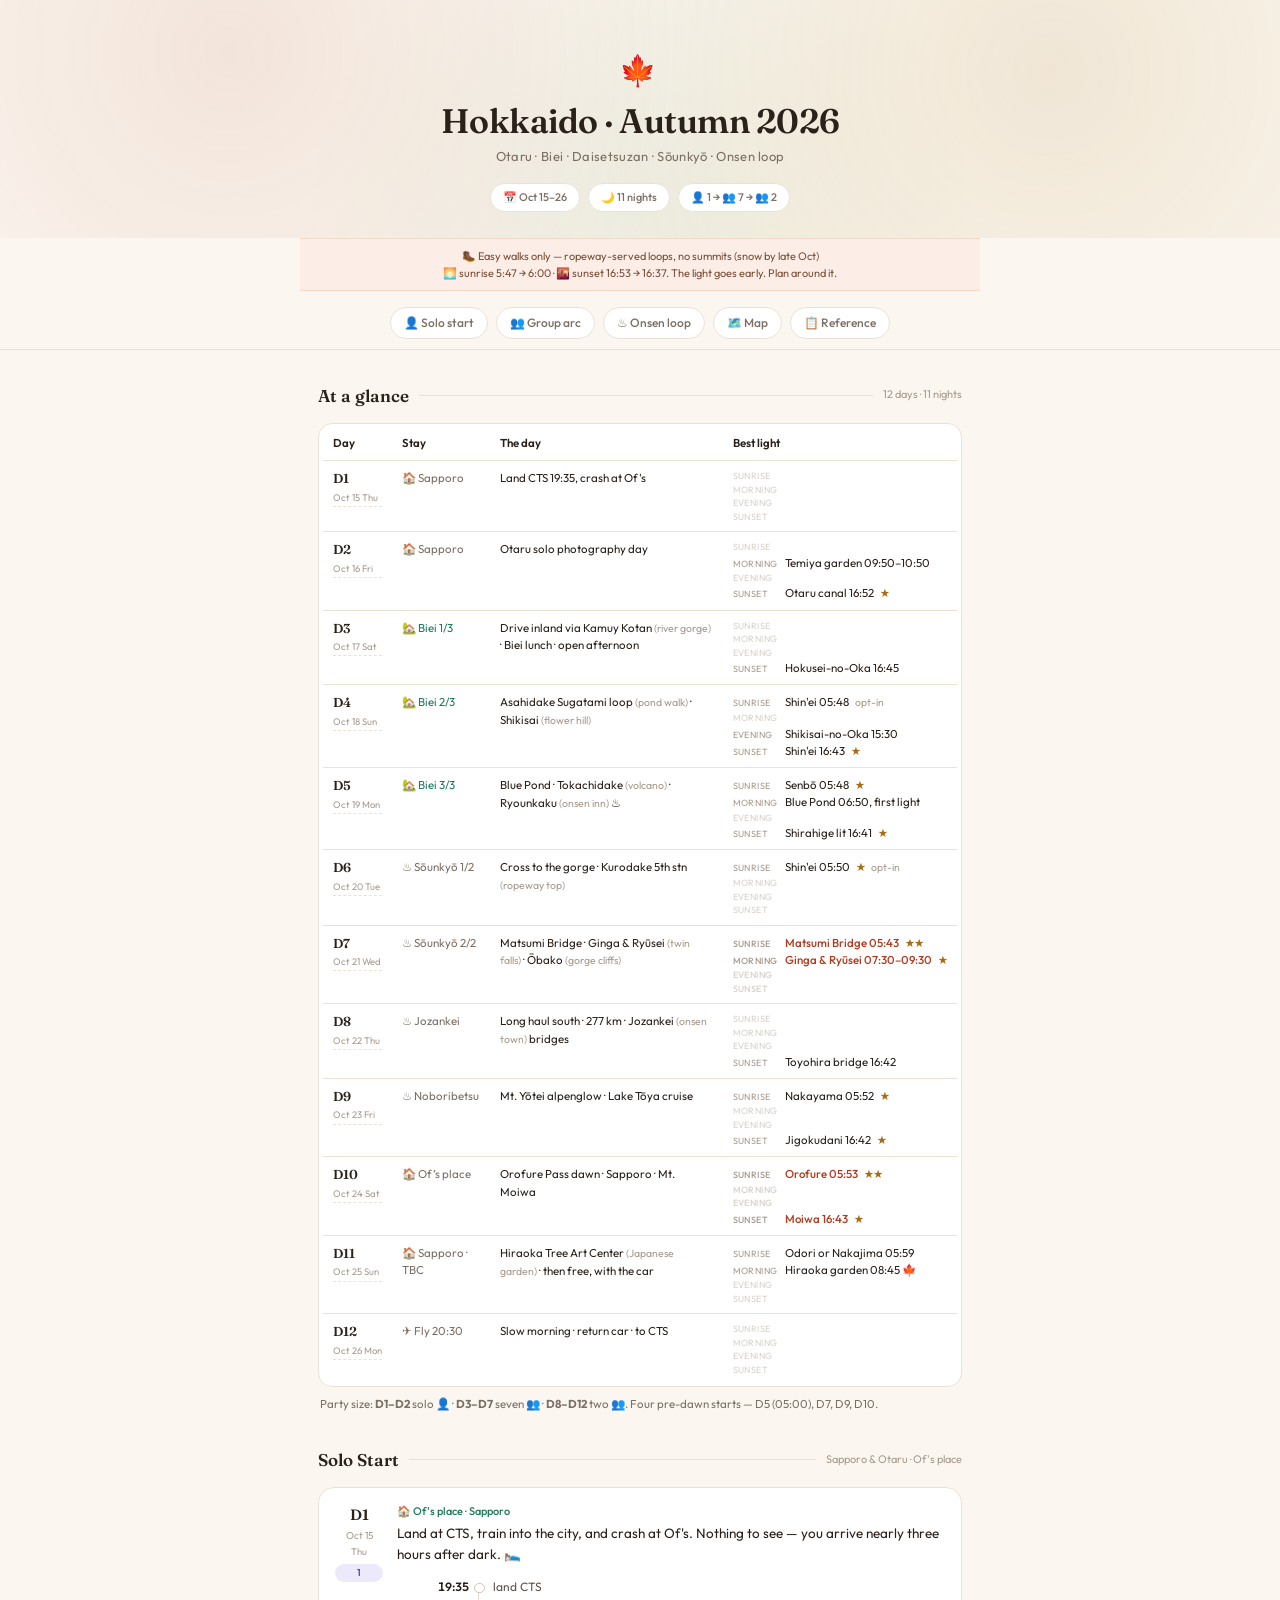
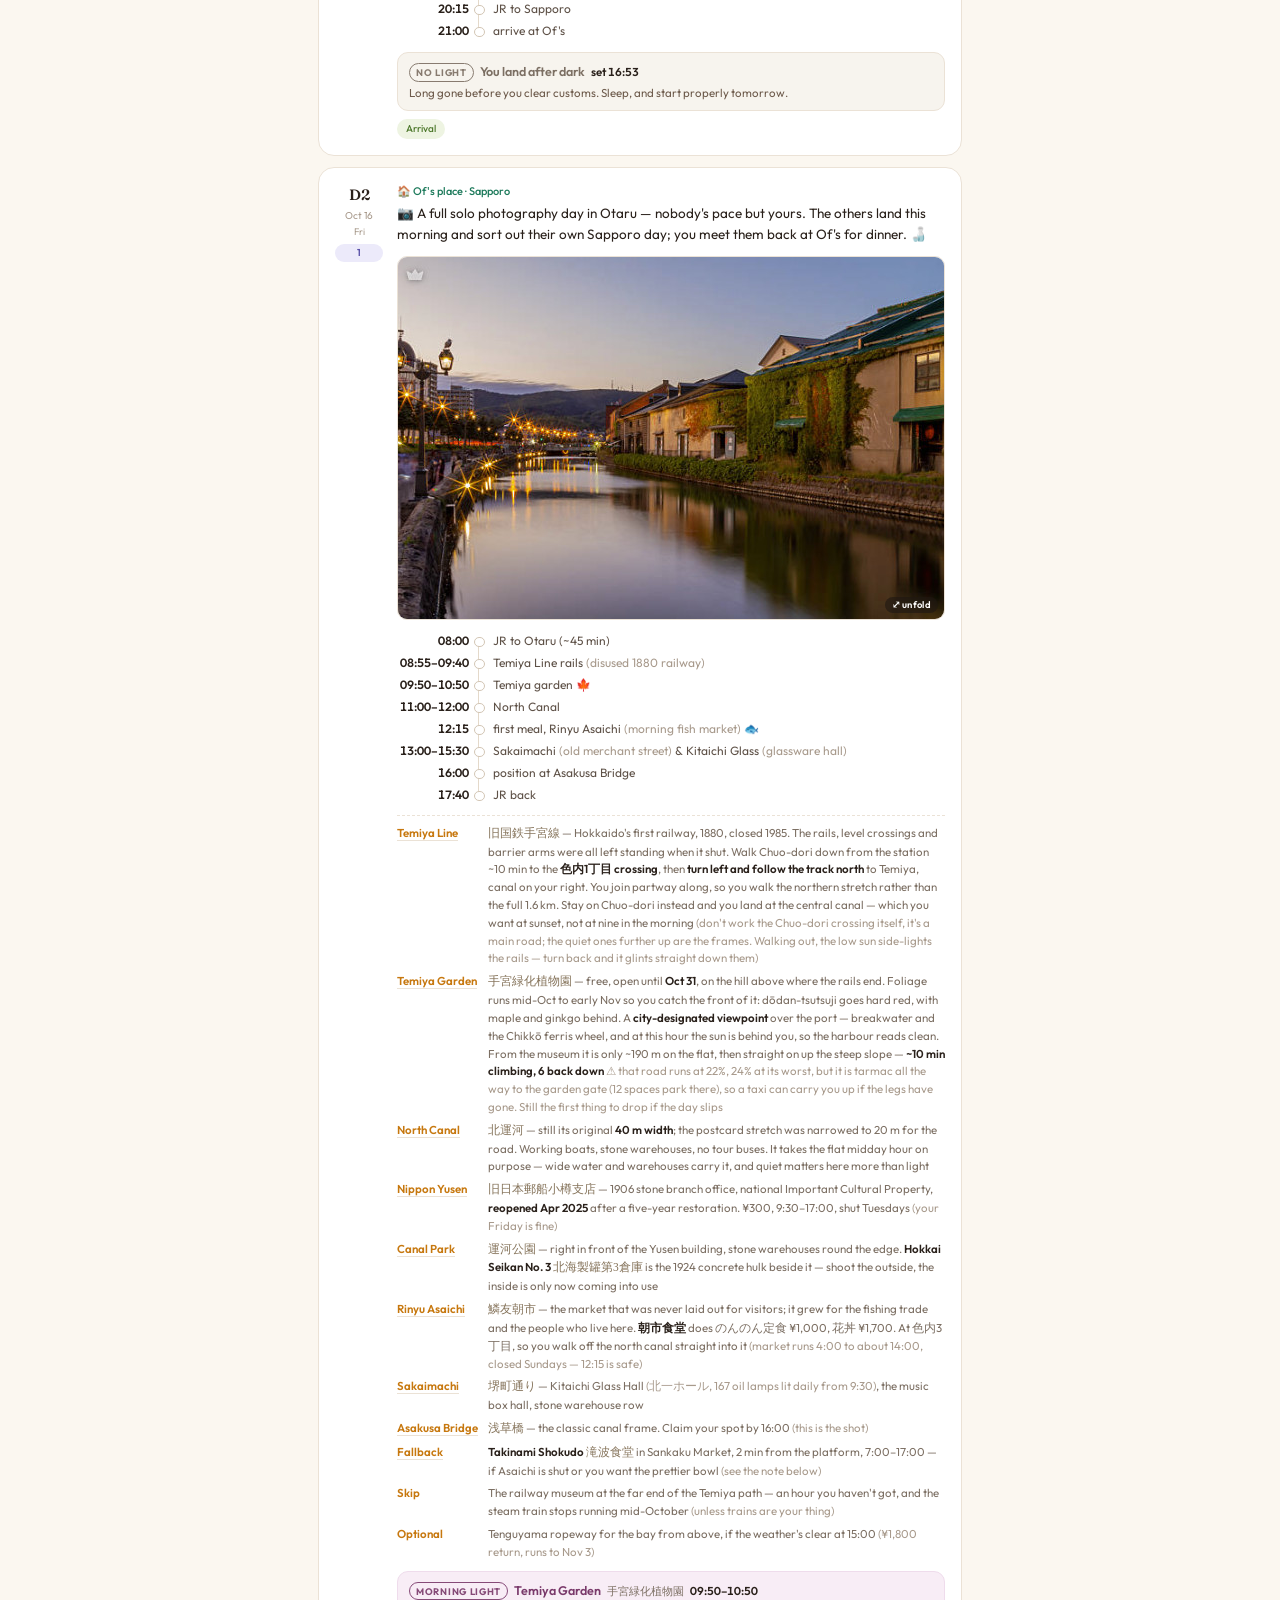
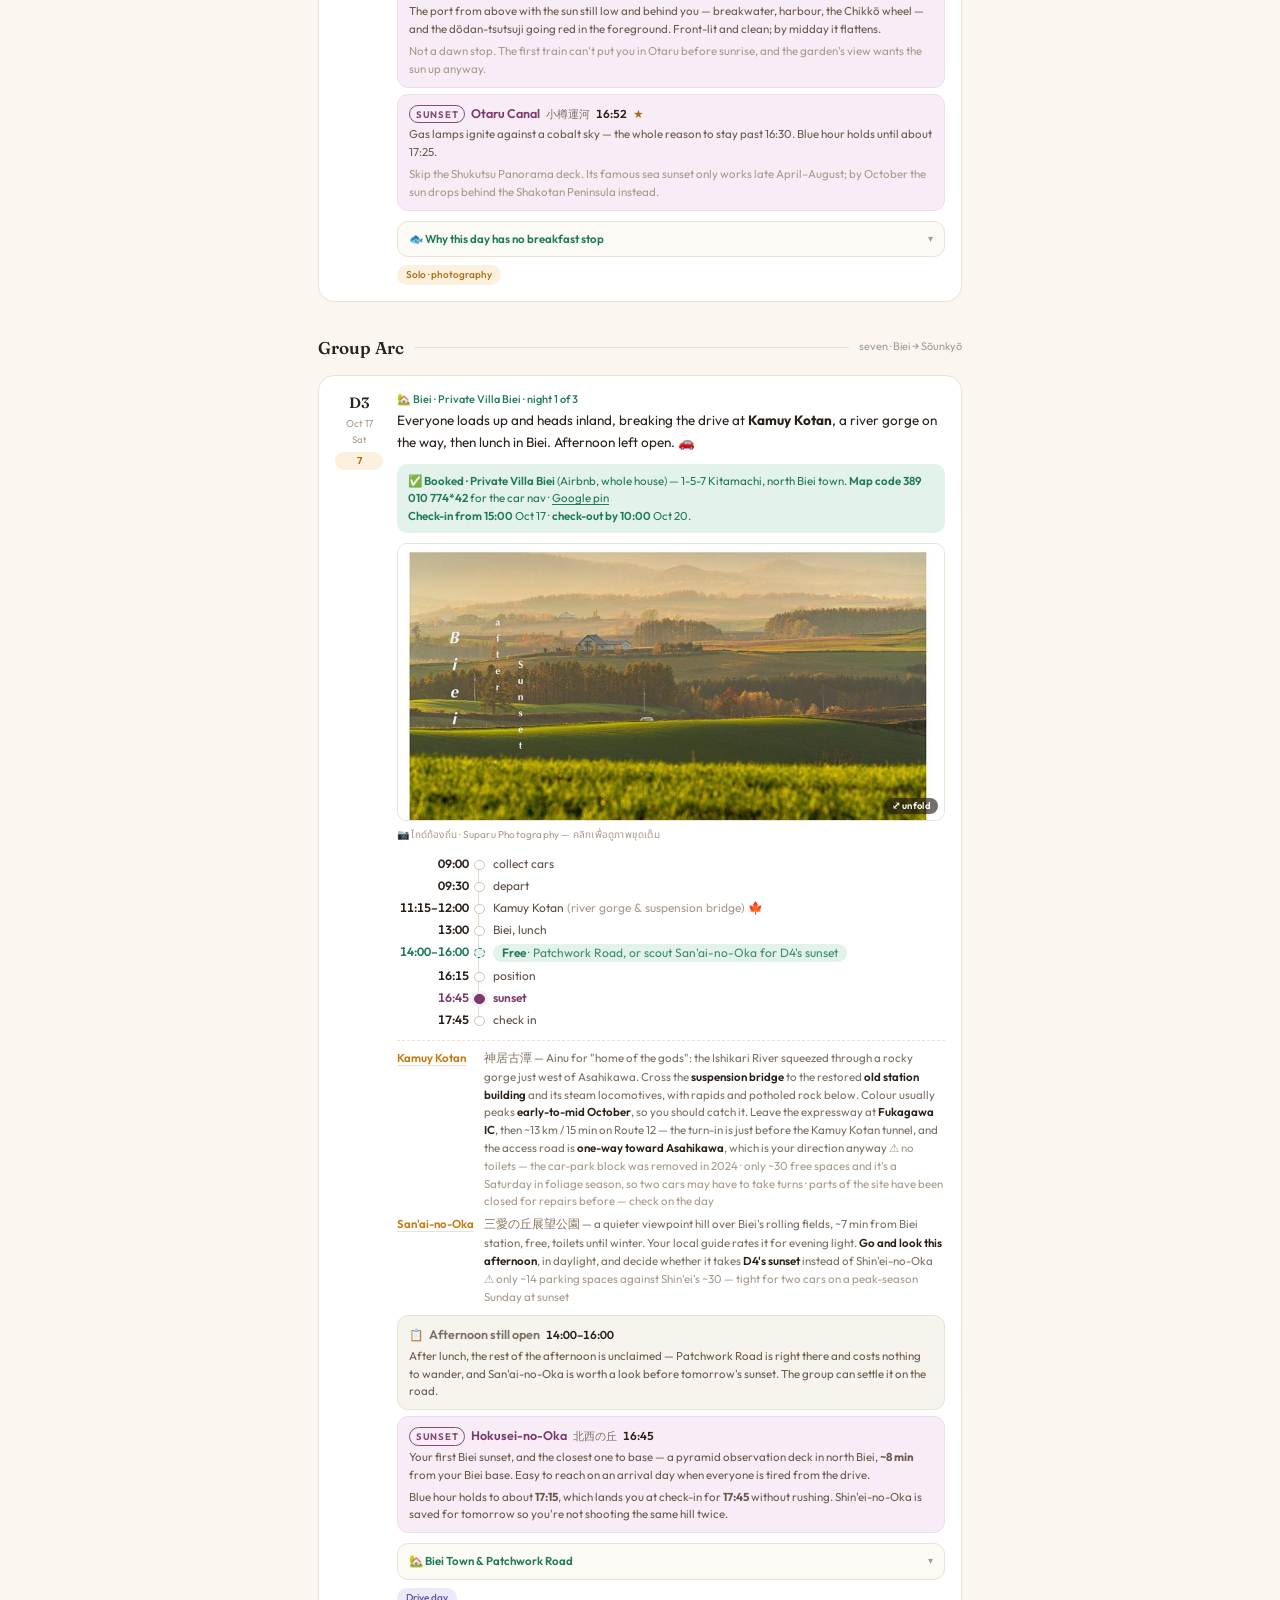
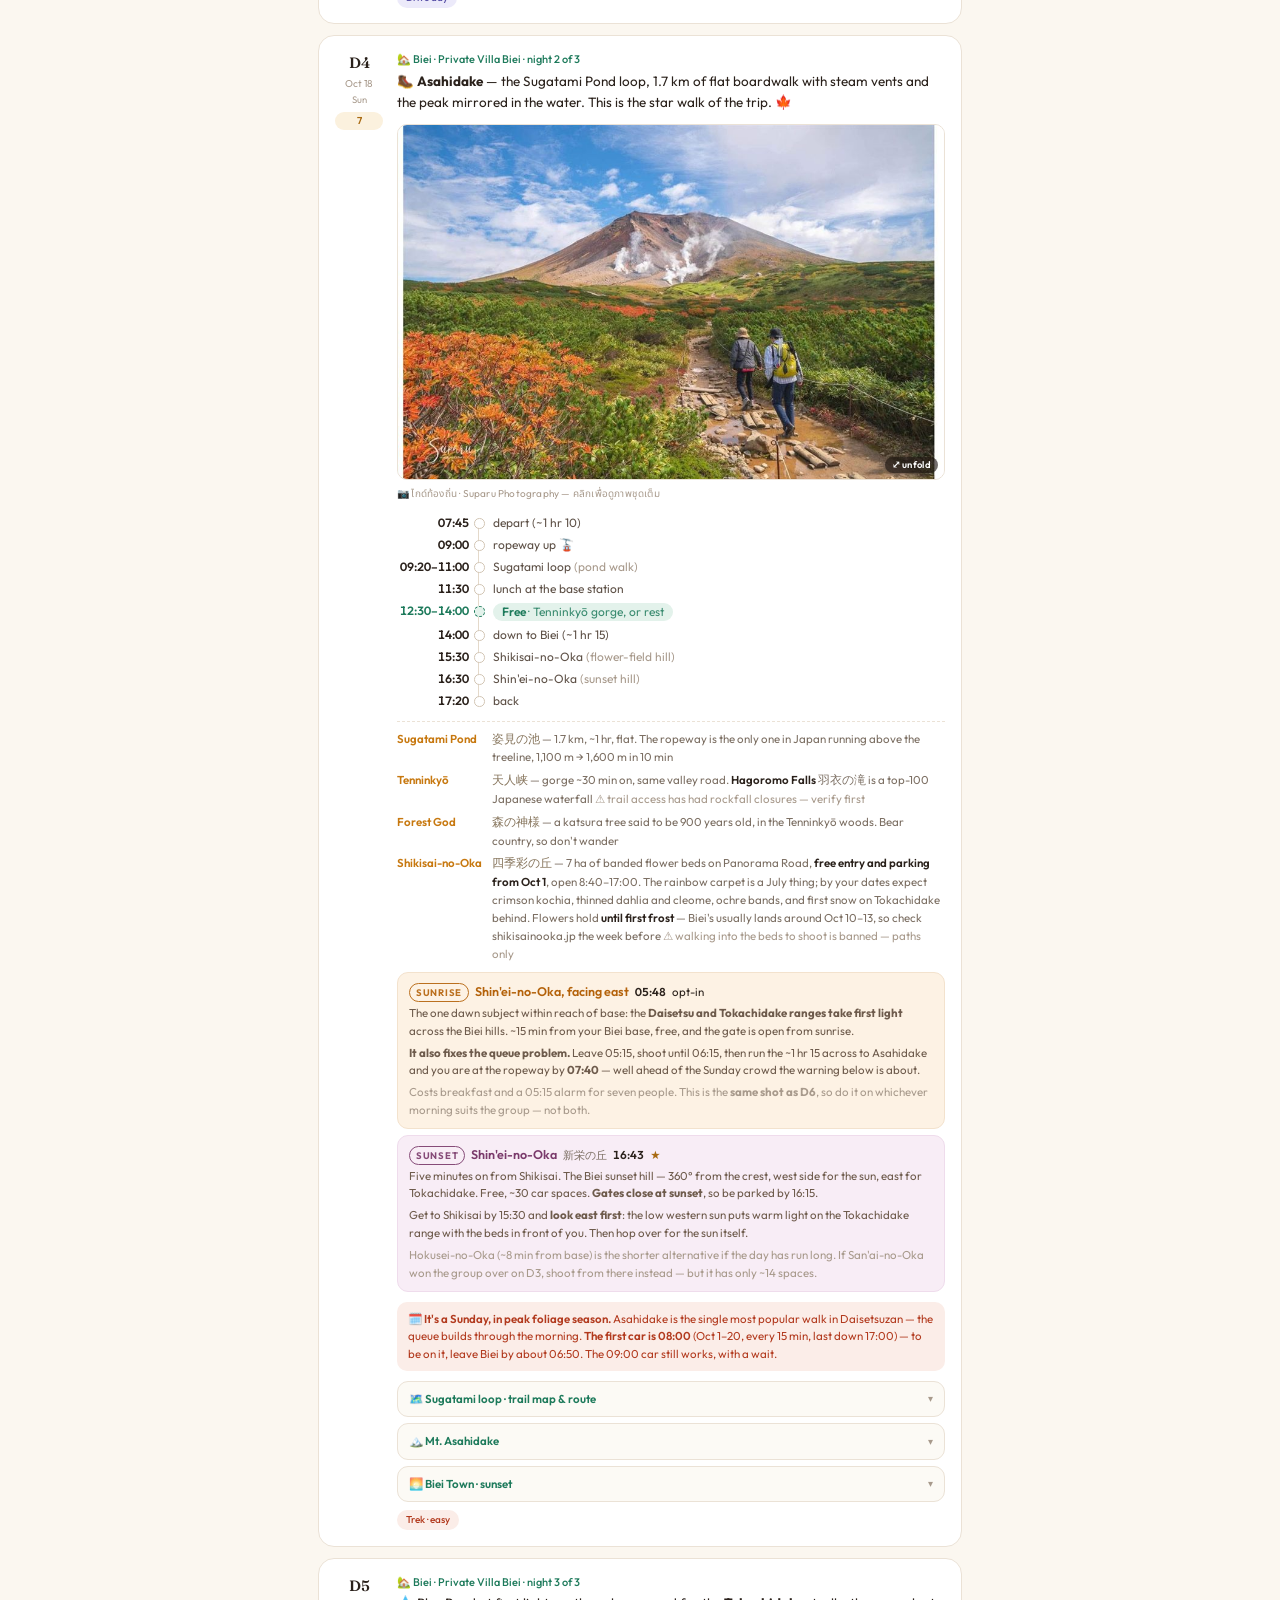
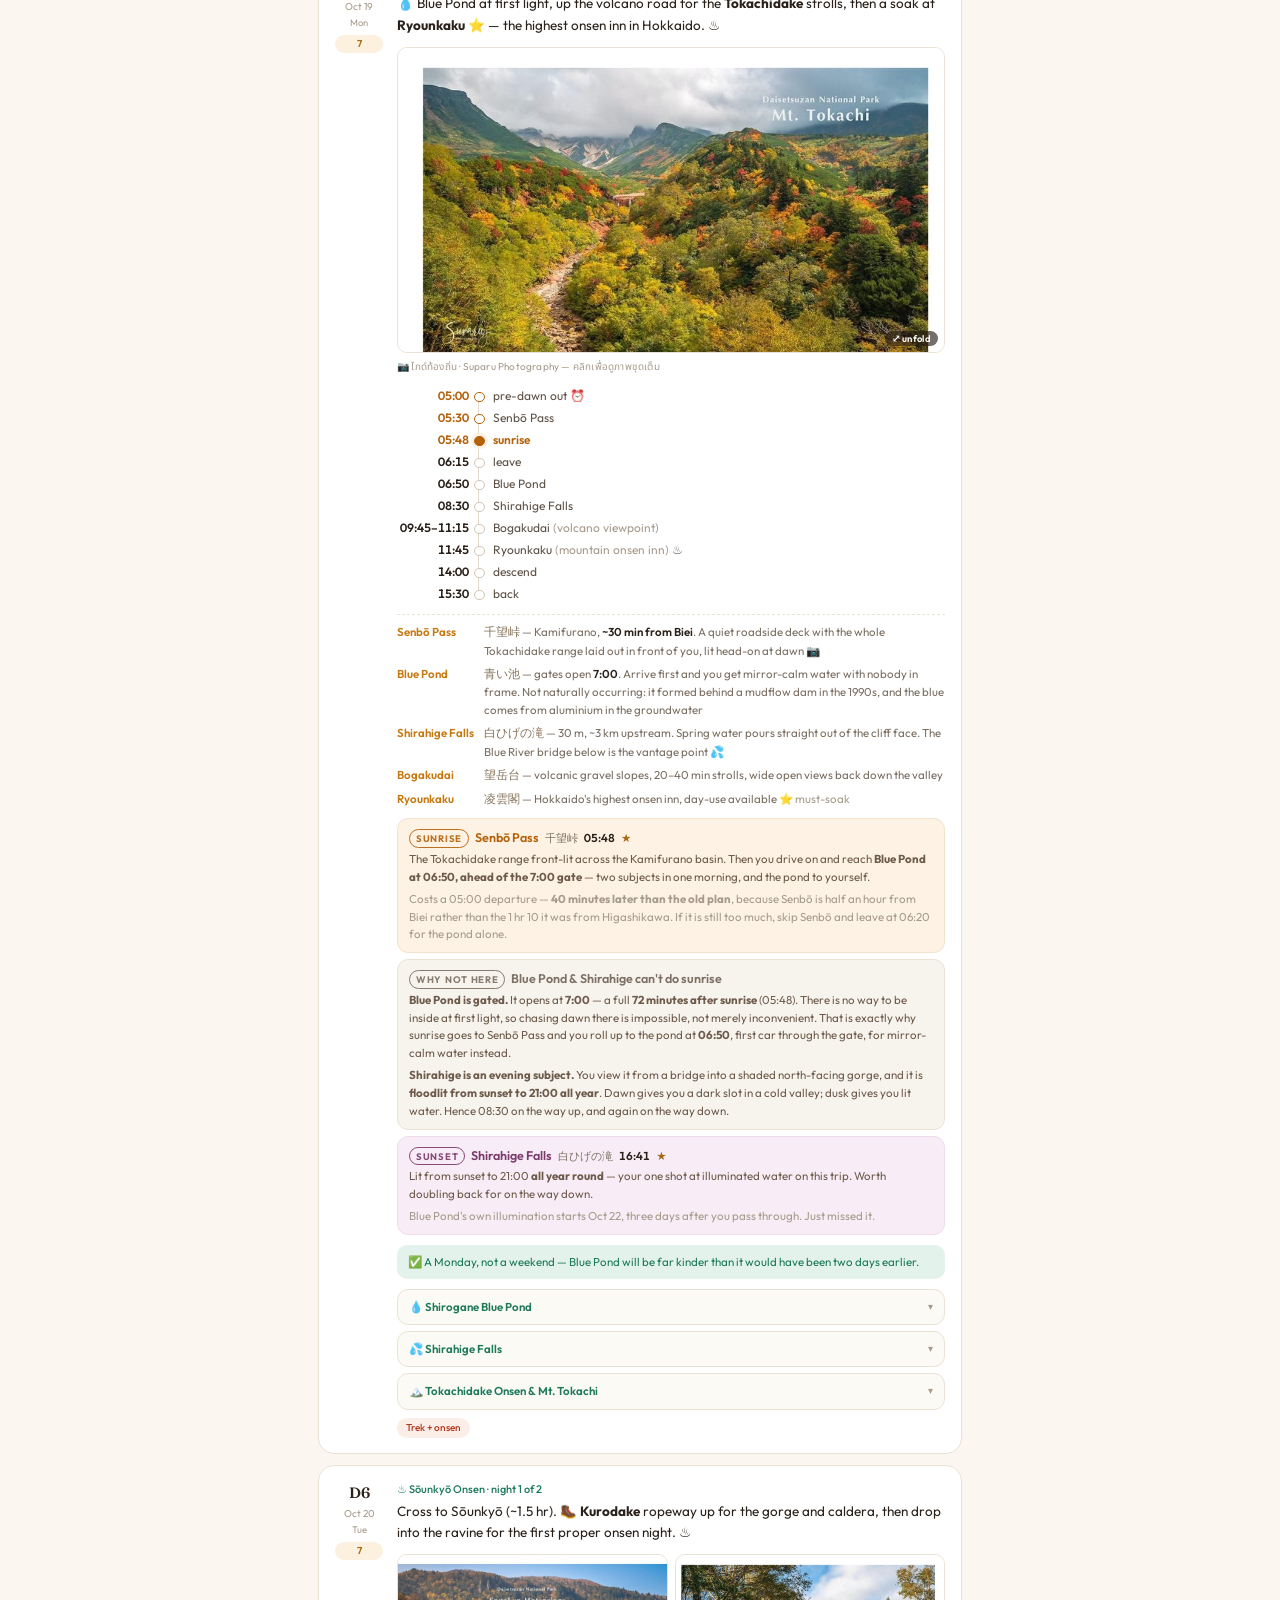
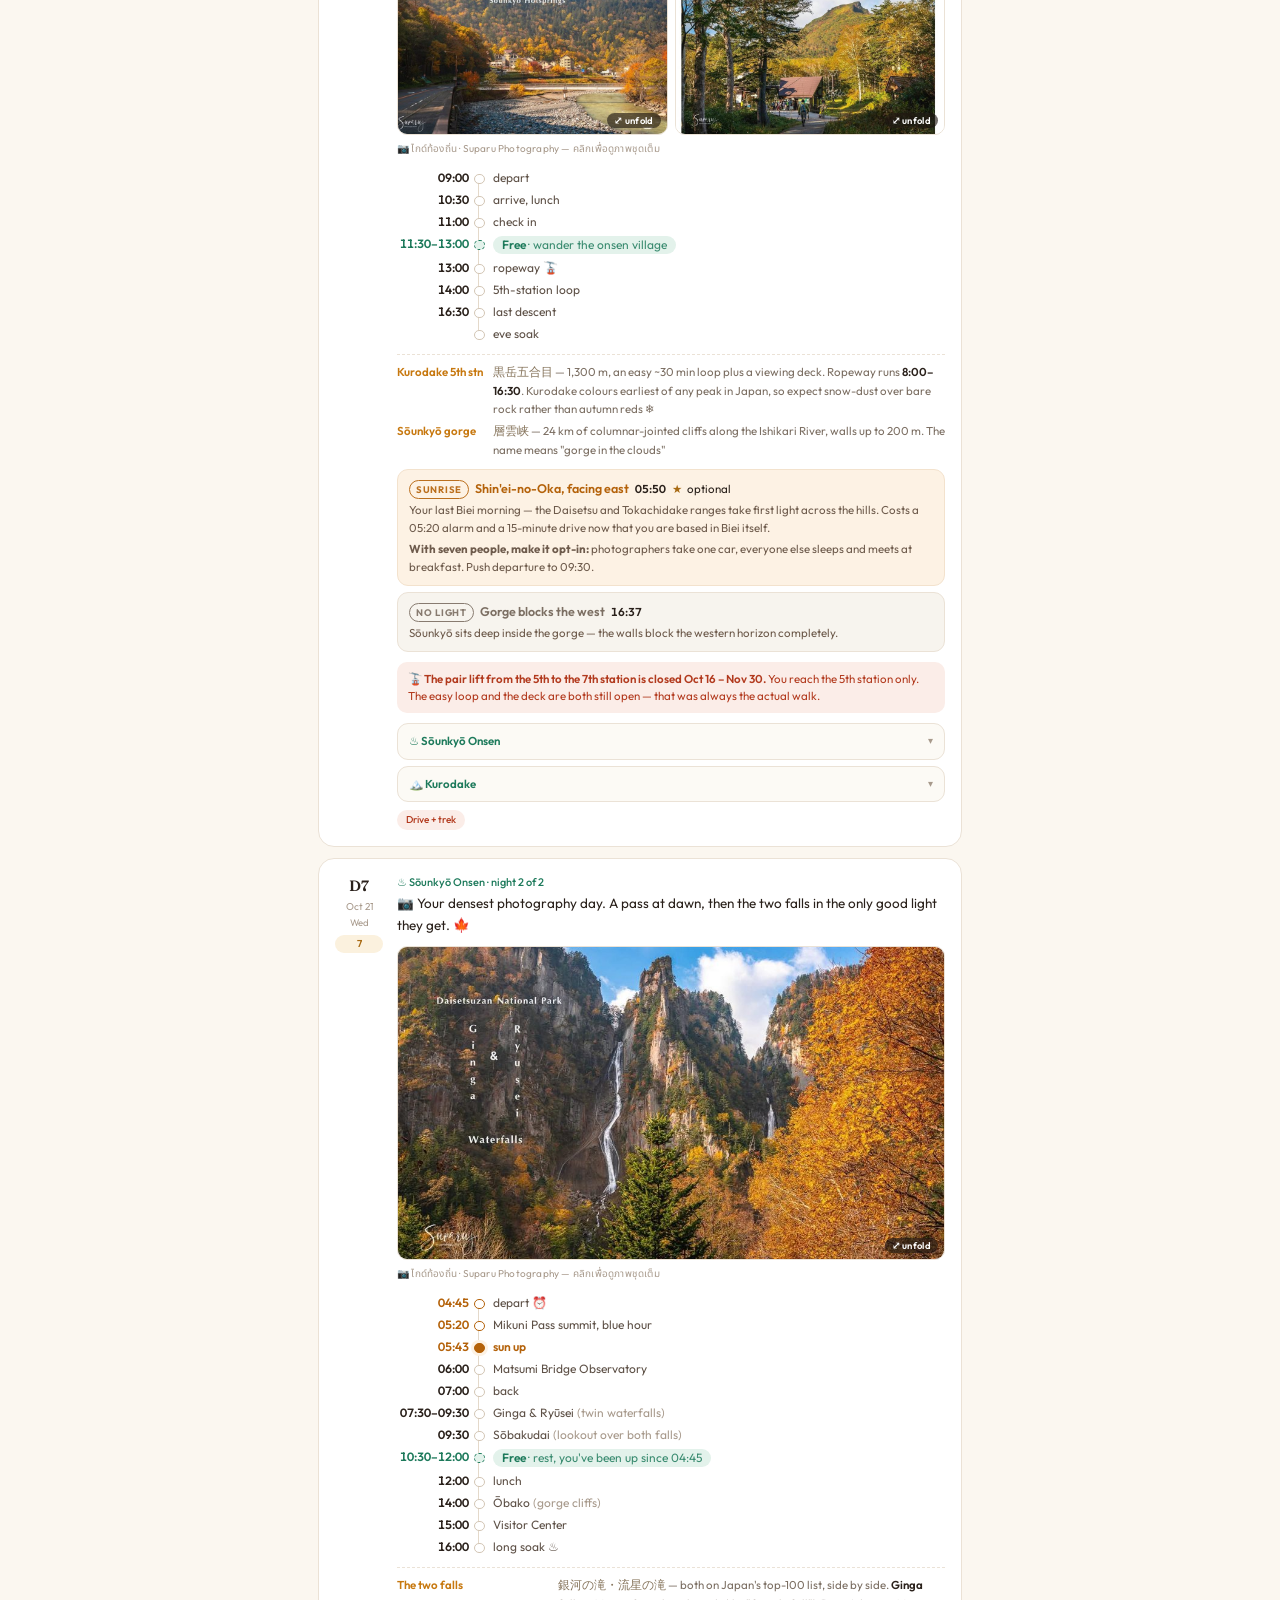
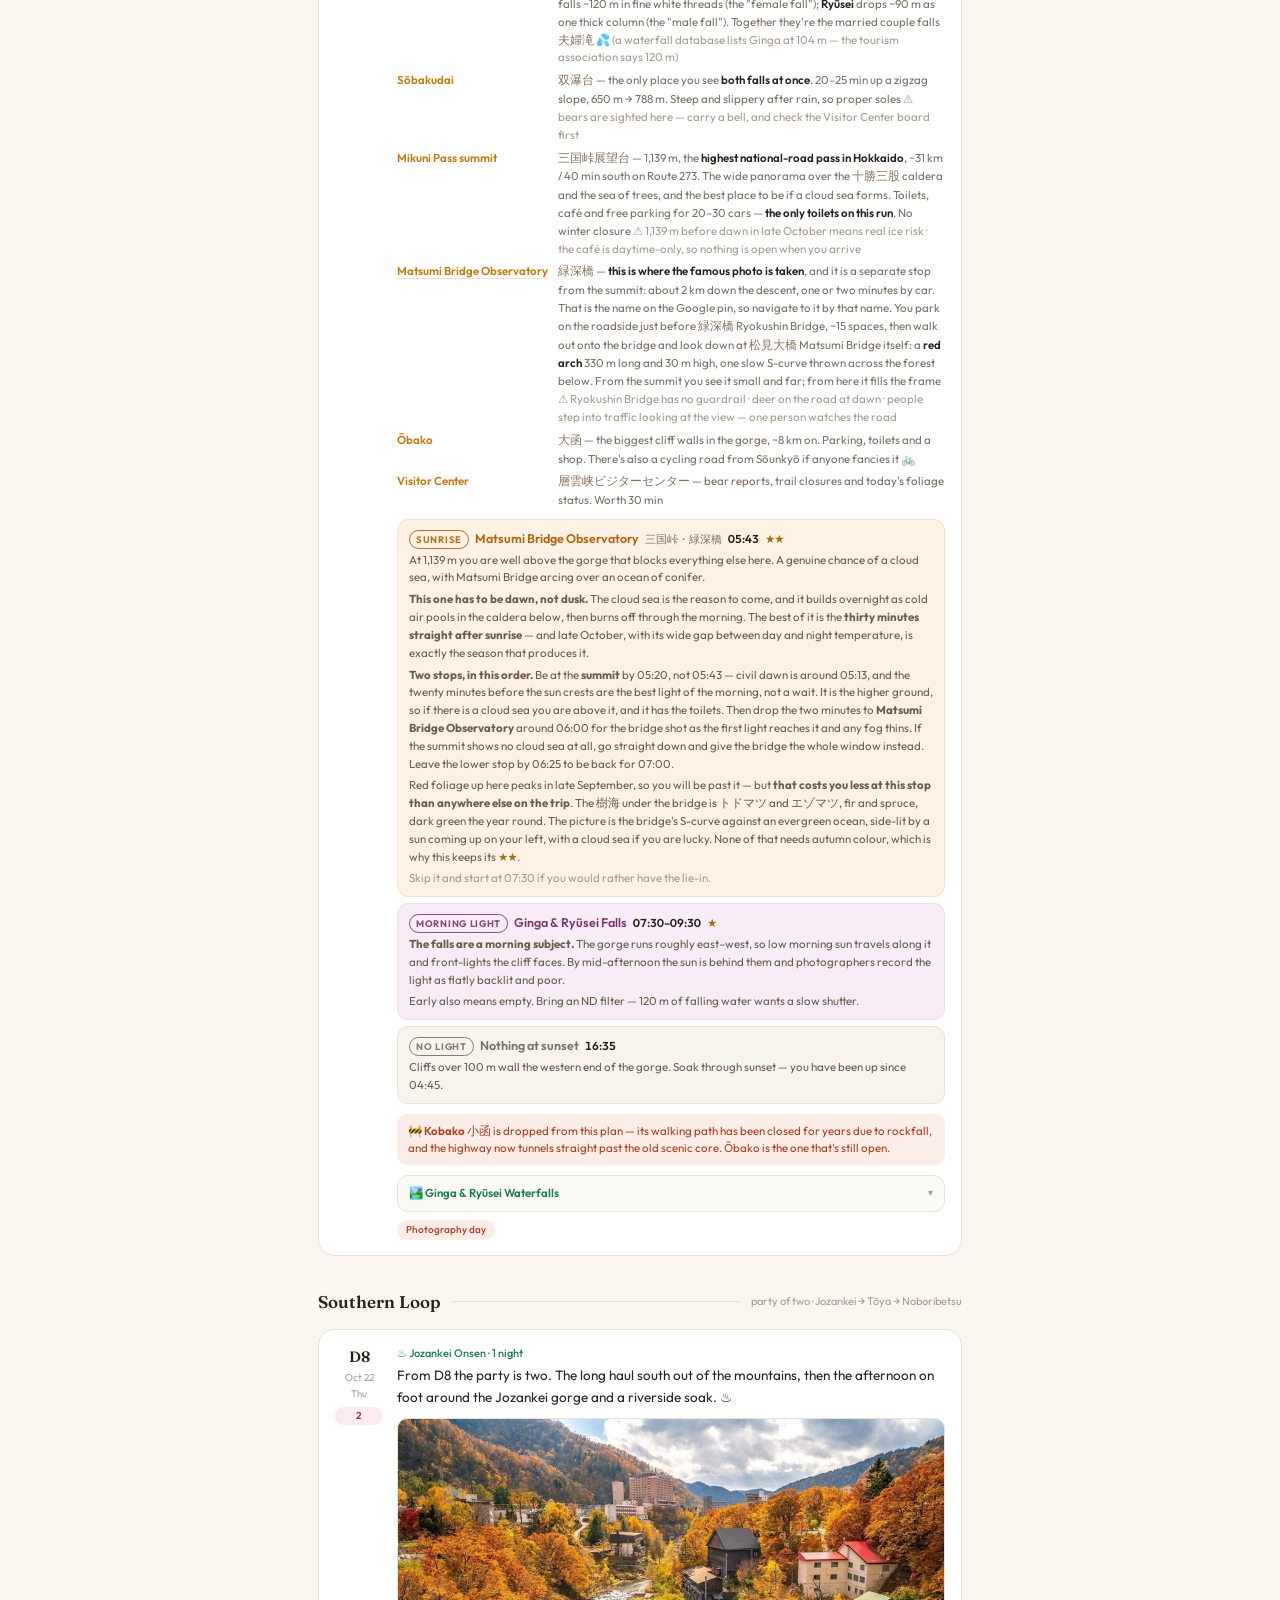
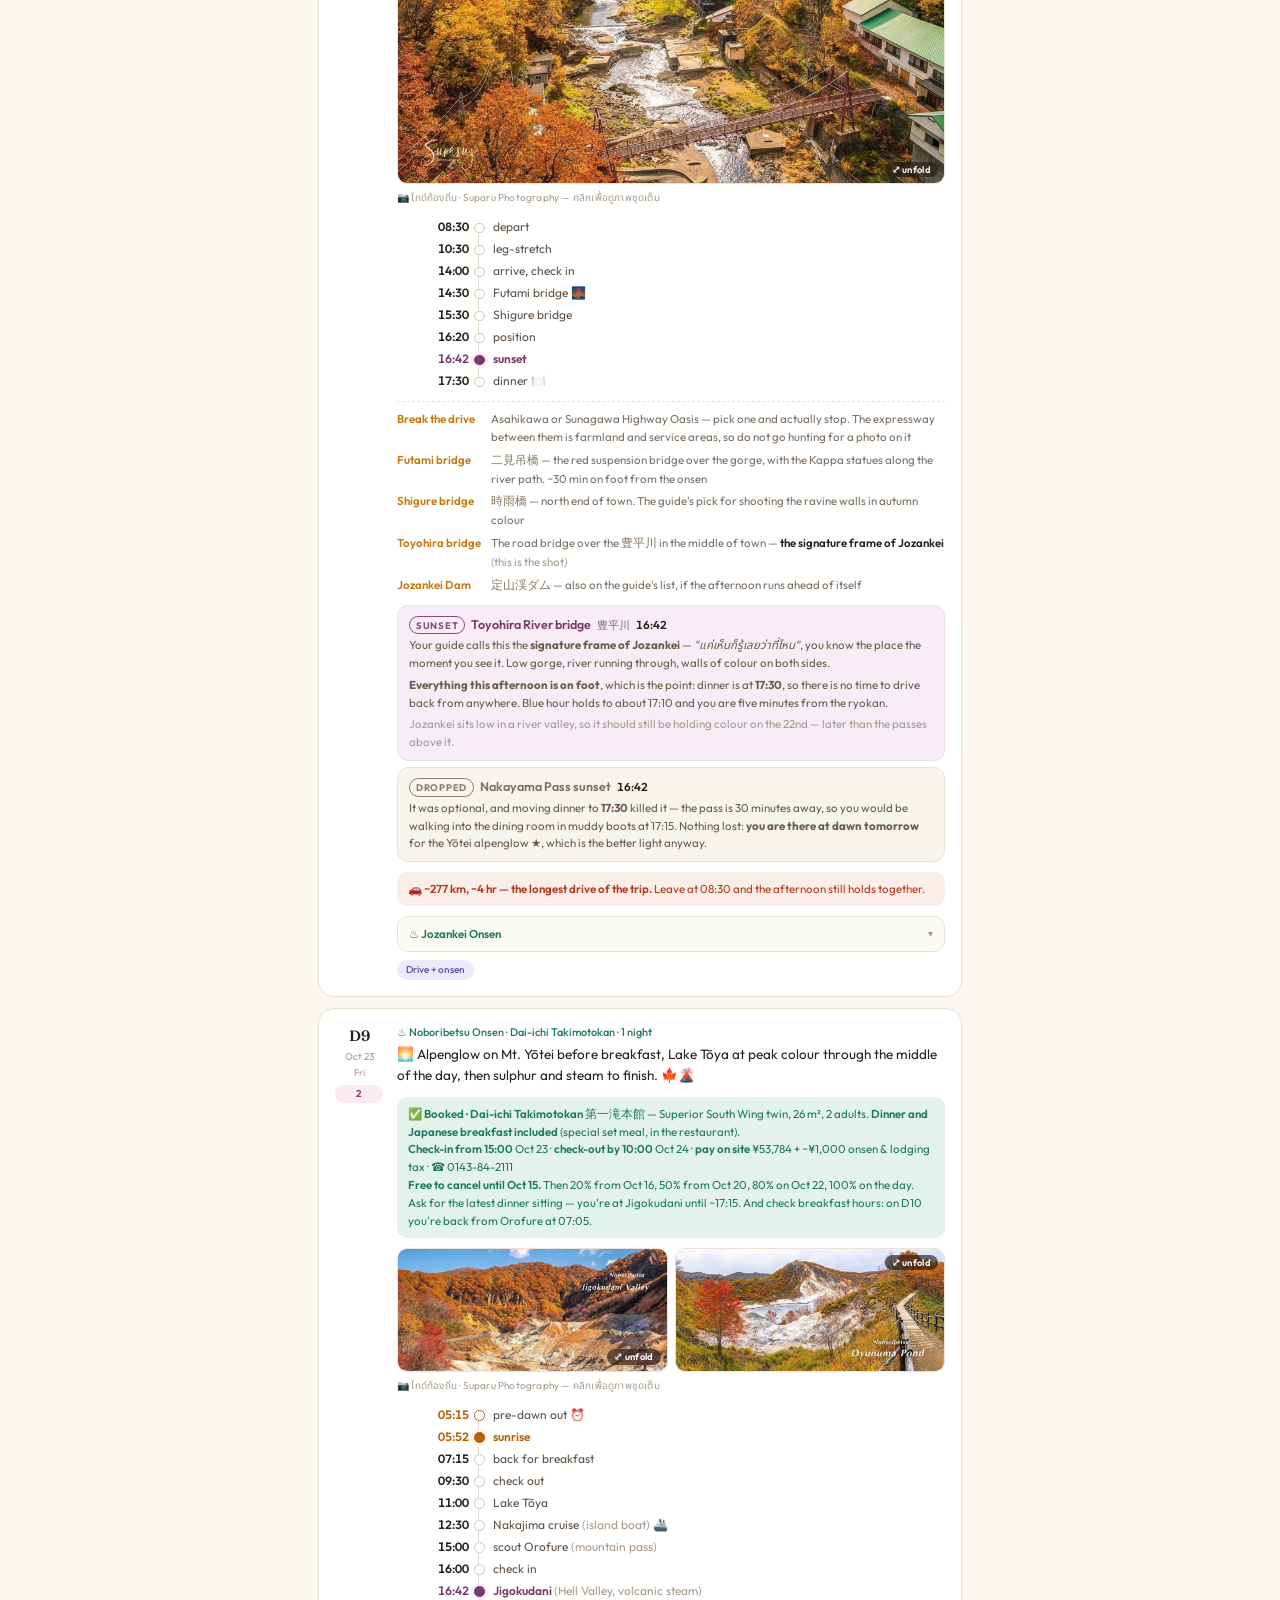
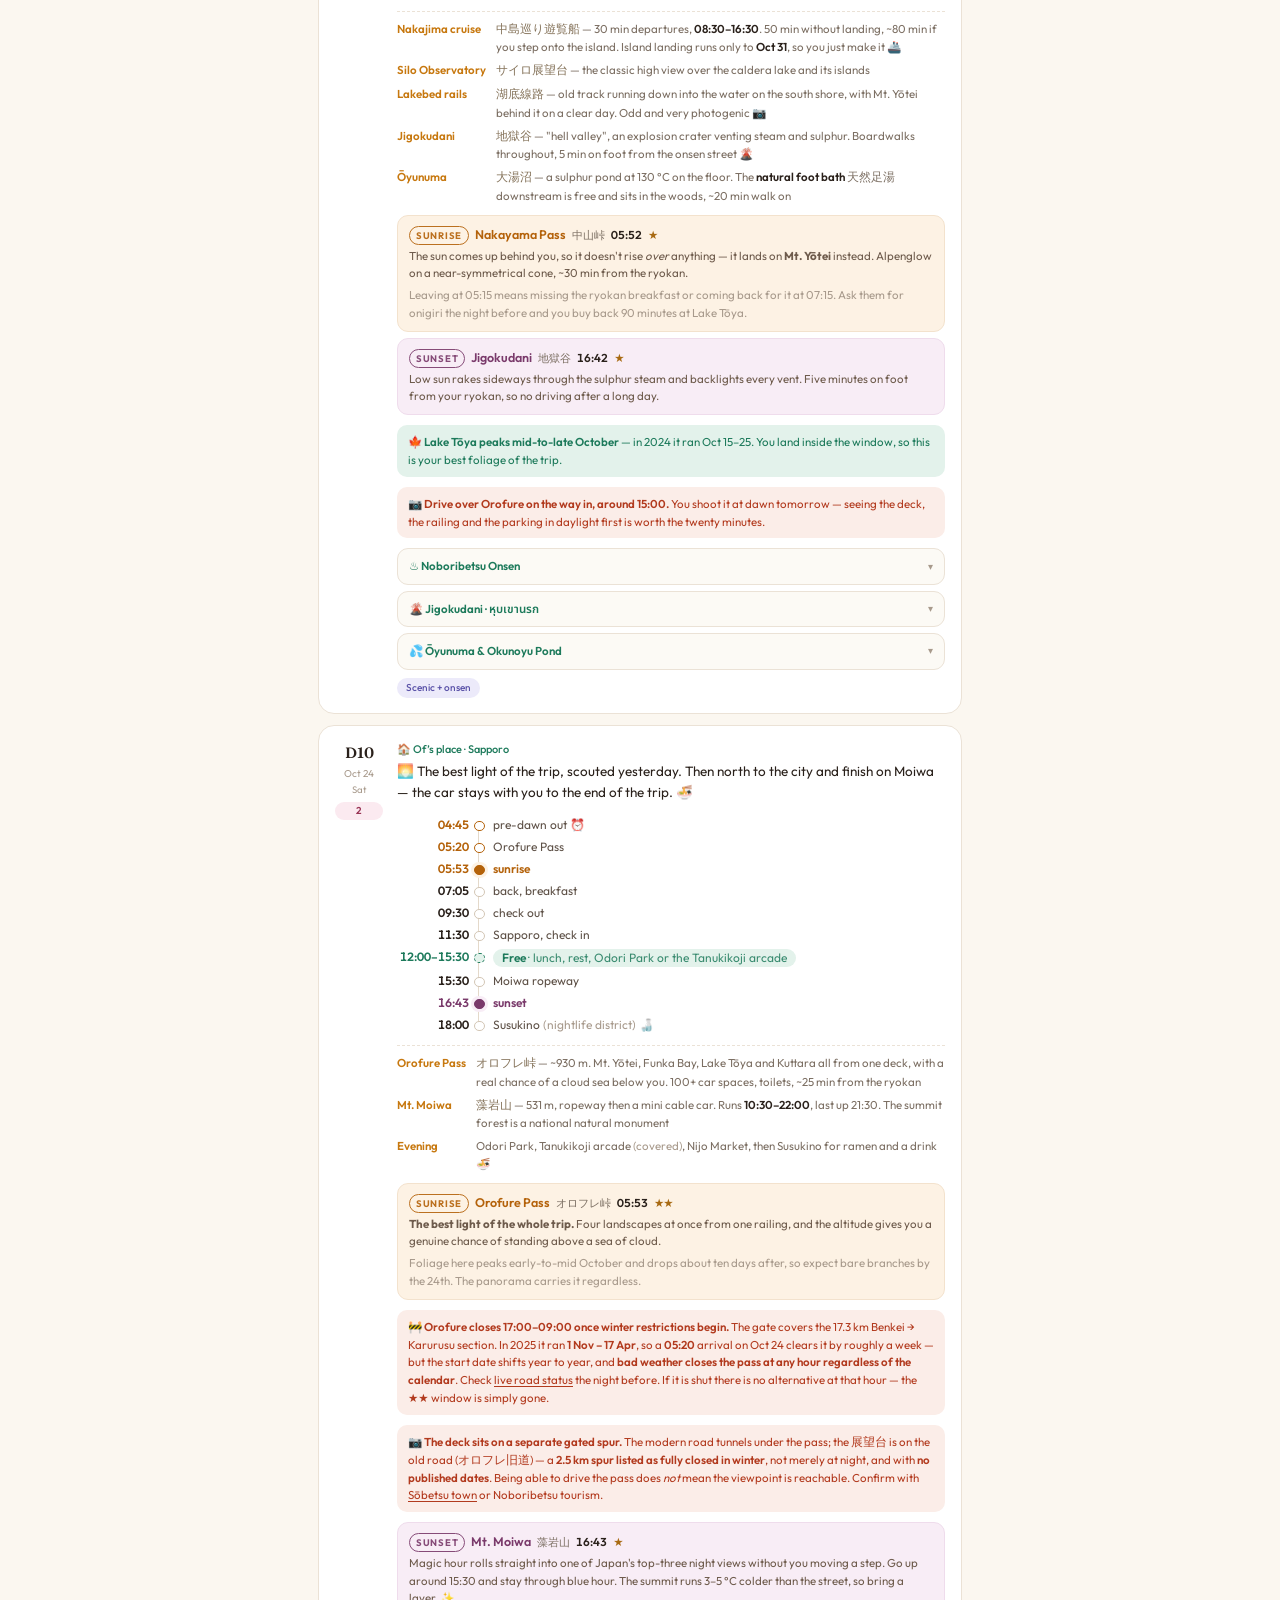
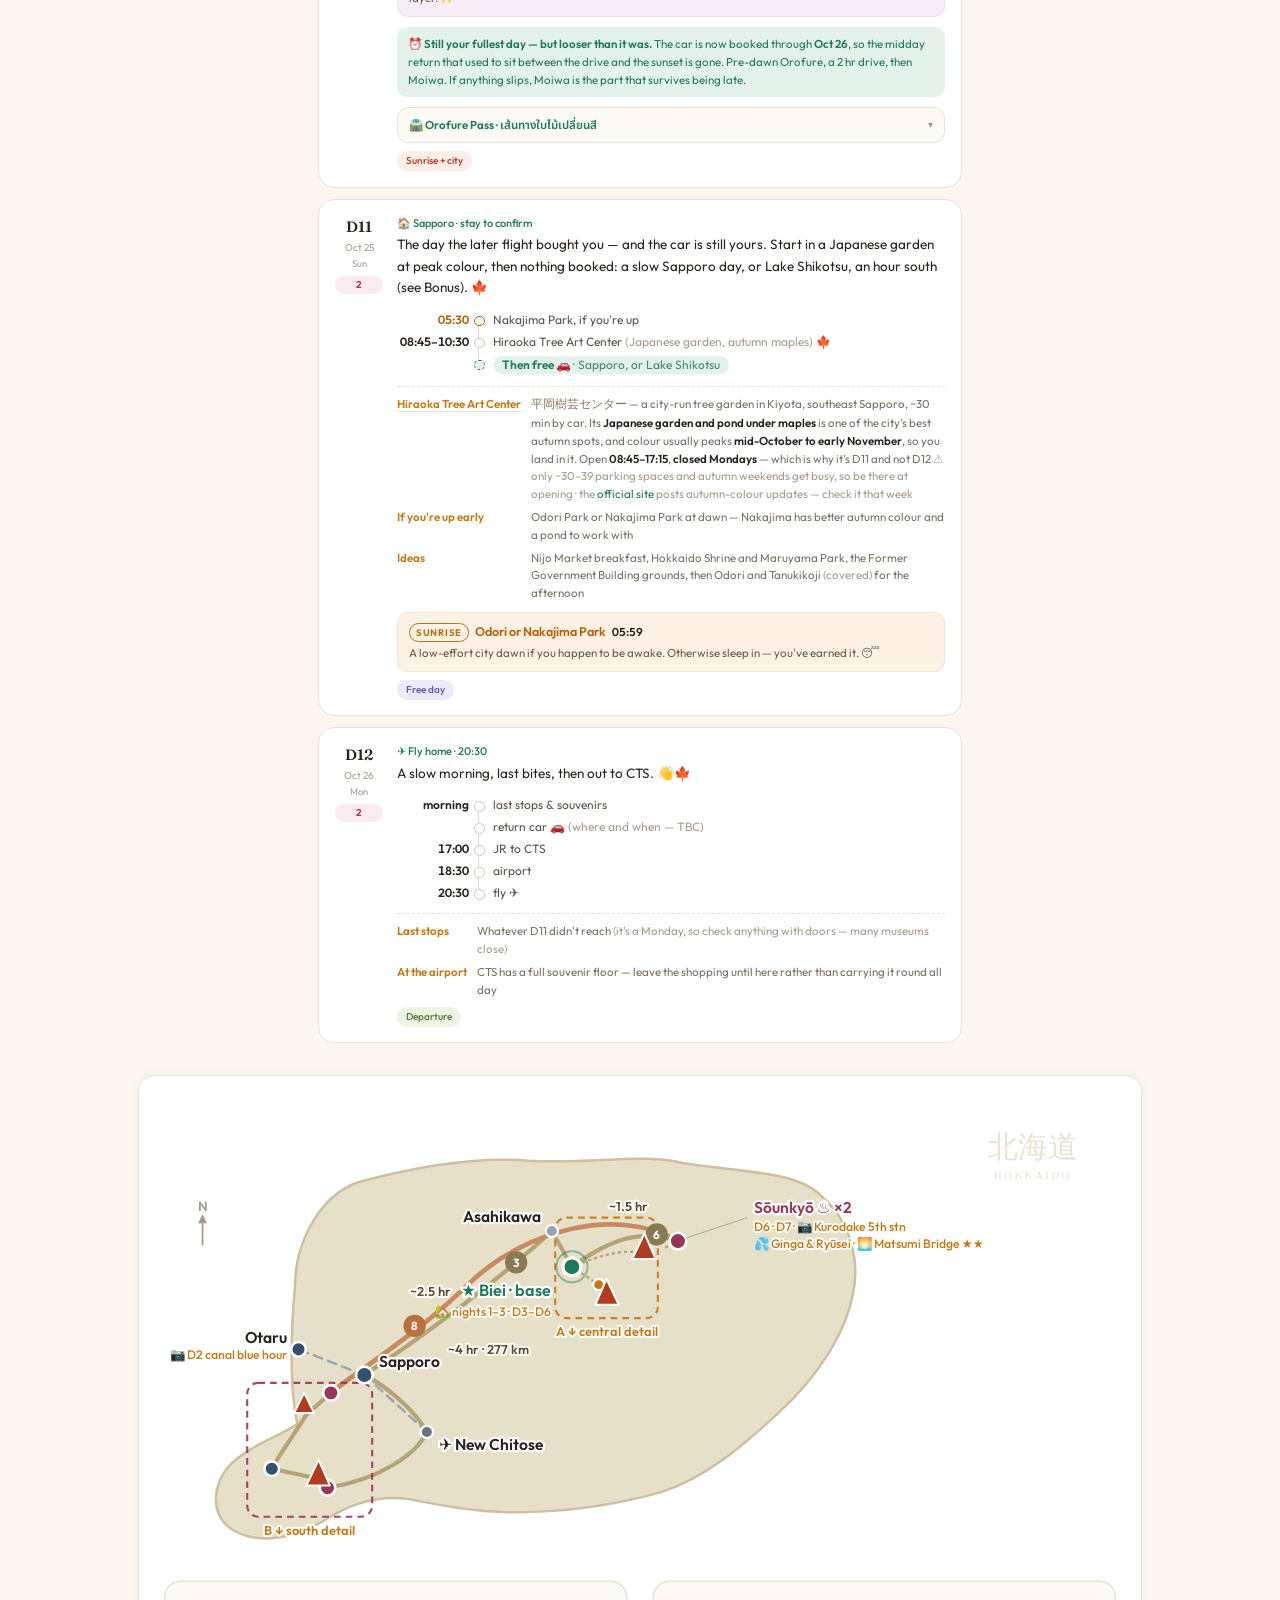
<file: GIT/index.html>
<!DOCTYPE html>
<html lang="en">
<head>
<meta charset="UTF-8">
<meta name="viewport" content="width=device-width, initial-scale=1.0">
<title>Hokkaido 2026 · Plan V5</title>
<link rel="preconnect" href="https://fonts.googleapis.com">
<link rel="preconnect" href="https://fonts.gstatic.com" crossorigin>
<link href="https://fonts.googleapis.com/css2?family=Fraunces:opsz,wght@9..144,600&family=Noto+Sans+Thai:wght@400;500;600&family=Outfit:wght@400;500;600&display=swap" rel="stylesheet">
<link rel="stylesheet" href="assets/style.css">
</head>
<body>
<header>
  <div class="inner">
    <div class="leaf">🍁</div>
    <h1>Hokkaido · Autumn 2026</h1>
    <div class="sub">Otaru · Biei · Daisetsuzan · Sōunkyō · Onsen loop</div>
    <div class="meta">
      <span class="chip">📅 Oct 15–26</span>
      <span class="chip">🌙 11 nights</span>
      <span class="chip">👤 1 → 👥 7 → 👥 2</span>
    </div>
  </div>
</header>

<div class="sunbar">🥾 Easy walks only — ropeway-served loops, no summits (snow by late Oct)<br>🌅 sunrise 5:47 → 6:00 · 🌇 sunset 16:53 → 16:37. The light goes early. Plan around it.</div>

<nav>
  <div class="navin">
    <a href="#solo">👤 Solo start</a>
    <a href="#group">👥 Group arc</a>
    <a href="#two">♨️ Onsen loop</a>
    <a href="#map">🗺️ Map</a>
    <a href="#ref">📋 Reference</a>
  </div>
</nav>

<div class="wrap">

  <div class="seclabel"><span>At a glance</span><div class="ln"></div><small>12 days · 11 nights</small></div>
  <div class="tscroll">
    <table class="ref sum">
      <thead><tr><th>Day</th><th>Stay</th><th>The day</th><th>Best light</th></tr></thead>
      <tbody>
        <tr><td><a class="dgo" href="#d1"><b>D1</b><s>Oct 15 Thu</s></a></td><td class="m">🏠 Sapporo</td><td>Land CTS 19:35, crash at Of's</td><td class="bl"><div class="e"><i>Sunrise</i></div><div class="e"><i>Morning</i></div><div class="e"><i>Evening</i></div><div class="e"><i>Sunset</i></div></td></tr>
        <tr><td><a class="dgo" href="#d2"><b>D2</b><s>Oct 16 Fri</s></a></td><td class="m">🏠 Sapporo</td><td>Otaru solo photography day</td><td class="bl"><div class="e"><i>Sunrise</i></div><div><i>Morning</i>Temiya garden 09:50–10:50</div><div class="e"><i>Evening</i></div><div><i>Sunset</i>Otaru canal 16:52 <span class="star">★</span></div></td></tr>
        <tr><td><a class="dgo" href="#d3"><b>D3</b><s>Oct 17 Sat</s></a></td><td class="g">🏡 Biei 1/3</td><td>Drive inland via Kamuy Kotan <span class="z">(river gorge)</span> · Biei lunch · open afternoon</td><td class="bl"><div class="e"><i>Sunrise</i></div><div class="e"><i>Morning</i></div><div class="e"><i>Evening</i></div><div><i>Sunset</i>Hokusei-no-Oka 16:45</div></td></tr>
        <tr><td><a class="dgo" href="#d4"><b>D4</b><s>Oct 18 Sun</s></a></td><td class="g">🏡 Biei 2/3</td><td>Asahidake Sugatami loop <span class="z">(pond walk)</span> · Shikisai <span class="z">(flower hill)</span></td><td class="bl"><div><i>Sunrise</i>Shin'ei 05:48 <span class="z">opt-in</span></div><div class="e"><i>Morning</i></div><div><i>Evening</i>Shikisai-no-Oka 15:30</div><div><i>Sunset</i>Shin'ei 16:43 <span class="star">★</span></div></td></tr>
        <tr><td><a class="dgo" href="#d5"><b>D5</b><s>Oct 19 Mon</s></a></td><td class="g">🏡 Biei 3/3</td><td>Blue Pond · Tokachidake <span class="z">(volcano)</span> · Ryounkaku <span class="z">(onsen inn)</span> ♨️</td><td class="bl"><div><i>Sunrise</i>Senbō 05:48 <span class="star">★</span></div><div><i>Morning</i>Blue Pond 06:50, first light</div><div class="e"><i>Evening</i></div><div><i>Sunset</i>Shirahige lit 16:41 <span class="star">★</span></div></td></tr>
        <tr><td><a class="dgo" href="#d6"><b>D6</b><s>Oct 20 Tue</s></a></td><td class="m">♨️ Sōunkyō 1/2</td><td>Cross to the gorge · Kurodake 5th stn <span class="z">(ropeway top)</span></td><td class="bl"><div><i>Sunrise</i>Shin'ei 05:50 <span class="star">★</span> <span class="z">opt-in</span></div><div class="e"><i>Morning</i></div><div class="e"><i>Evening</i></div><div class="e"><i>Sunset</i></div></td></tr>
        <tr><td><a class="dgo" href="#d7"><b>D7</b><s>Oct 21 Wed</s></a></td><td class="m">♨️ Sōunkyō 2/2</td><td>Matsumi Bridge · Ginga &amp; Ryūsei <span class="z">(twin falls)</span> · Ōbako <span class="z">(gorge cliffs)</span></td><td class="bl hi"><div><i>Sunrise</i>Matsumi Bridge 05:43 <span class="star">★★</span></div><div><i>Morning</i>Ginga &amp; Ryūsei 07:30–09:30 <span class="star">★</span></div><div class="e"><i>Evening</i></div><div class="e"><i>Sunset</i></div></td></tr>
        <tr><td><a class="dgo" href="#d8"><b>D8</b><s>Oct 22 Thu</s></a></td><td class="m">♨️ Jozankei</td><td>Long haul south · 277 km · Jozankei <span class="z">(onsen town)</span> bridges</td><td class="bl"><div class="e"><i>Sunrise</i></div><div class="e"><i>Morning</i></div><div class="e"><i>Evening</i></div><div><i>Sunset</i>Toyohira bridge 16:42</div></td></tr>
        <tr><td><a class="dgo" href="#d9"><b>D9</b><s>Oct 23 Fri</s></a></td><td class="m">♨️ Noboribetsu</td><td>Mt. Yōtei alpenglow · Lake Tōya cruise</td><td class="bl"><div><i>Sunrise</i>Nakayama 05:52 <span class="star">★</span></div><div class="e"><i>Morning</i></div><div class="e"><i>Evening</i></div><div><i>Sunset</i>Jigokudani 16:42 <span class="star">★</span></div></td></tr>
        <tr><td><a class="dgo" href="#d10"><b>D10</b><s>Oct 24 Sat</s></a></td><td class="m">🏠 Of’s place</td><td>Orofure Pass dawn · Sapporo · Mt. Moiwa</td><td class="bl hi"><div><i>Sunrise</i>Orofure 05:53 <span class="star">★★</span></div><div class="e"><i>Morning</i></div><div class="e"><i>Evening</i></div><div><i>Sunset</i>Moiwa 16:43 <span class="star">★</span></div></td></tr>
        <tr><td><a class="dgo" href="#d11"><b>D11</b><s>Oct 25 Sun</s></a></td><td class="m">🏠 Sapporo · TBC</td><td>Hiraoka Tree Art Center <span class="z">(Japanese garden)</span> · then free, with the car</td><td class="bl"><div><i>Sunrise</i>Odori or Nakajima 05:59</div><div><i>Morning</i>Hiraoka garden 08:45 🍁</div><div class="e"><i>Evening</i></div><div class="e"><i>Sunset</i></div></td></tr>
        <tr><td><a class="dgo" href="#d12"><b>D12</b><s>Oct 26 Mon</s></a></td><td class="m">✈️ Fly 20:30</td><td>Slow morning · return car · to CTS</td><td class="bl"><div class="e"><i>Sunrise</i></div><div class="e"><i>Morning</i></div><div class="e"><i>Evening</i></div><div class="e"><i>Sunset</i></div></td></tr>
      </tbody>
    </table>
  </div>
  <p class="tnote">Party size: <b>D1–D2</b> solo 👤 · <b>D3–D7</b> seven 👥 · <b>D8–D12</b> two 👥. Four pre-dawn starts — D5 (05:00), D7, D9, D10.</p>

  <div class="seclabel" id="solo"><span>Solo Start</span><div class="ln"></div><small>Sapporo &amp; Otaru · Of's place</small></div>

  <div class="day" id="d1">
    <div class="n"><b>D1</b><s>Oct 15</s><i>Thu</i><u class="p1">1</u></div>
    <div class="body">
      <div class="stay">🏠 Of's place · Sapporo</div>
      <div class="txt">Land at CTS, train into the city, and crash at Of's. Nothing to see — you arrive nearly three hours after dark. 🛌</div>
      <ol class="tl">
        <li><time>19:35</time> <span>land CTS</span></li>
        <li><time>20:15</time> <span>JR to Sapporo</span></li>
        <li><time>21:00</time> <span>arrive at Of's</span></li>
      </ol>
      <div class="lite none">
        <div class="lh"><span class="lk">No light</span> <b>You land after dark</b> <time>set 16:53</time></div>
        <p>Long gone before you clear customs. Sleep, and start properly tomorrow.</p>
      </div>
      <span class="badge b-turn">Arrival</span>
    </div>
  </div>

  <div class="day" id="d2">
    <div class="n"><b>D2</b><s>Oct 16</s><i>Fri</i><u class="p1">1</u></div>
    <div class="body">
      <div class="stay">🏠 Of's place · Sapporo</div>
      <div class="txt">📷 A full solo photography day in Otaru — nobody's pace but yours. The others land this morning and sort out their own Sapporo day; you meet them back at Of's for dinner. 🍶</div>
      <div class="shots">
        <label class="shot">
          <input type="checkbox">
          <img class="hero" src="assets/photos/otaru-canal.jpg" alt="Otaru Canal with its gas lamps at blue hour" loading="lazy" width="546" height="362">
          <span class="viewer"><img class="full" src="assets/photos/otaru-canal.jpg" alt="Otaru Canal, enlarged" loading="lazy"></span>
          <span class="hint">⤢ unfold</span></label>
      </div>
      <ol class="tl">
        <li><time>08:00</time> <span>JR to Otaru (~45 min)</span></li>
        <li><time>08:55–09:40</time> <span>Temiya Line rails <span class="z">(disused 1880 railway)</span></span></li>
        <li><time>09:50–10:50</time> <span>Temiya garden 🍁</span></li>
        <li><time>11:00–12:00</time> <span>North Canal</span></li>
        <li><time>12:15</time> <span>first meal, Rinyu Asaichi <span class="z">(morning fish market)</span> 🐟</span></li>
        <li><time>13:00–15:30</time> <span>Sakaimachi <span class="z">(old merchant street)</span> &amp; Kitaichi Glass <span class="z">(glassware hall)</span></span></li>
        <li><time>16:00</time> <span>position at Asakusa Bridge</span></li>
        <li><time>17:40</time> <span>JR back</span></li>
      </ol>
      <div class="plc">
        <dl>
          <dt><a href="https://www.google.com/maps/search/?api=1&amp;query=%E6%97%A7%E5%9B%BD%E9%89%84%E6%89%8B%E5%AE%AE%E7%B7%9A" target="_blank" rel="noopener">Temiya Line</a></dt><dd><span class="jpn">旧国鉄手宮線</span> — Hokkaido's first railway, 1880, closed 1985. The rails, level crossings and barrier arms were all left standing when it shut. Walk Chuo-dori down from the station ~10 min to the <b>色内1丁目 crossing</b>, then <b>turn left and follow the track north</b> to Temiya, canal on your right. You join partway along, so you walk the northern stretch rather than the full 1.6 km. Stay on Chuo-dori instead and you land at the central canal — which you want at sunset, not at nine in the morning <span class="z">(don't work the Chuo-dori crossing itself, it's a main road; the quiet ones further up are the frames. Walking out, the low sun side-lights the rails — turn back and it glints straight down them)</span></dd>
          <dt><a href="https://www.google.com/maps/search/?api=1&amp;query=%E6%89%8B%E5%AE%AE%E7%B7%91%E5%8C%96%E6%A4%8D%E7%89%A9%E5%9C%92" target="_blank" rel="noopener">Temiya Garden</a></dt><dd><span class="jpn">手宮緑化植物園</span> — free, open until <b>Oct 31</b>, on the hill above where the rails end. Foliage runs mid-Oct to early Nov so you catch the front of it: dōdan-tsutsuji goes hard red, with maple and ginkgo behind. A <b>city-designated viewpoint</b> over the port — breakwater and the Chikkō ferris wheel, and at this hour the sun is behind you, so the harbour reads clean. From the museum it is only ~190 m on the flat, then straight on up the steep slope — <b>~10 min climbing, 6 back down</b> <span class="z">⚠️ that road runs at 22%, 24% at its worst, but it is tarmac all the way to the garden gate (12 spaces park there), so a taxi can carry you up if the legs have gone. Still the first thing to drop if the day slips</span></dd>
          <dt><a href="https://www.google.com/maps/search/?api=1&amp;query=%E5%B0%8F%E6%A8%BD%20%E5%8C%97%E9%81%8B%E6%B2%B3" target="_blank" rel="noopener">North Canal</a></dt><dd><span class="jpn">北運河</span> — still its original <b>40 m width</b>; the postcard stretch was narrowed to 20 m for the road. Working boats, stone warehouses, no tour buses. It takes the flat midday hour on purpose — wide water and warehouses carry it, and quiet matters here more than light</dd>
          <dt><a href="https://www.google.com/maps/search/?api=1&amp;query=%E6%97%A7%E6%97%A5%E6%9C%AC%E9%83%B5%E8%88%B9%E5%B0%8F%E6%A8%BD%E6%94%AF%E5%BA%97" target="_blank" rel="noopener">Nippon Yusen</a></dt><dd><span class="jpn">旧日本郵船小樽支店</span> — 1906 stone branch office, national Important Cultural Property, <b>reopened Apr 2025</b> after a five-year restoration. ¥300, 9:30–17:00, shut Tuesdays <span class="z">(your Friday is fine)</span></dd>
          <dt><a href="https://www.google.com/maps/search/?api=1&amp;query=%E5%B0%8F%E6%A8%BD%20%E9%81%8B%E6%B2%B3%E5%85%AC%E5%9C%92" target="_blank" rel="noopener">Canal Park</a></dt><dd><span class="jpn">運河公園</span> — right in front of the Yusen building, stone warehouses round the edge. <b>Hokkai Seikan No. 3</b> <span class="jpn">北海製罐第3倉庫</span> is the 1924 concrete hulk beside it — shoot the outside, the inside is only now coming into use</dd>
          <dt><a href="https://www.google.com/maps/search/?api=1&amp;query=%E9%B1%97%E5%8F%8B%E6%9C%9D%E5%B8%82" target="_blank" rel="noopener">Rinyu Asaichi</a></dt><dd><span class="jpn">鱗友朝市</span> — the market that was never laid out for visitors; it grew for the fishing trade and the people who live here. <b>朝市食堂</b> does のんのん定食 ¥1,000, 花丼 ¥1,700. At 色内3丁目, so you walk off the north canal straight into it <span class="z">(market runs 4:00 to about 14:00, closed Sundays — 12:15 is safe)</span></dd>
          <dt><a href="https://www.google.com/maps/search/?api=1&amp;query=%E5%B0%8F%E6%A8%BD%20%E5%A0%BA%E7%94%BA%E9%80%9A%E3%82%8A" target="_blank" rel="noopener">Sakaimachi</a></dt><dd><span class="jpn">堺町通り</span> — Kitaichi Glass Hall <span class="z">(北一ホール, 167 oil lamps lit daily from 9:30)</span>, the music box hall, stone warehouse row</dd>
          <dt><a href="https://www.google.com/maps/search/?api=1&amp;query=%E6%B5%85%E8%8D%89%E6%A9%8B%E8%A1%97%E5%9C%92" target="_blank" rel="noopener">Asakusa Bridge</a></dt><dd><span class="jpn">浅草橋</span> — the classic canal frame. Claim your spot by 16:00 <span class="z">(this is the shot)</span></dd>
          <dt><a href="https://www.google.com/maps/search/?api=1&amp;query=%E5%8C%97%E3%81%AE%E3%81%A9%E3%82%93%E3%81%B6%E3%82%8A%E5%B1%8B%20%E6%BB%9D%E6%B3%A2%E9%A3%9F%E5%A0%82" target="_blank" rel="noopener">Fallback</a></dt><dd><b>Takinami Shokudo</b> <span class="jpn">滝波食堂</span> in Sankaku Market, 2 min from the platform, 7:00–17:00 — if Asaichi is shut or you want the prettier bowl <span class="z">(see the note below)</span></dd>
          <dt>Skip</dt><dd>The railway museum at the far end of the Temiya path — an hour you haven't got, and the steam train stops running mid-October <span class="z">(unless trains are your thing)</span></dd>
          <dt>Optional</dt><dd>Tenguyama ropeway for the bay from above, if the weather's clear at 15:00 <span class="z">(¥1,800 return, runs to Nov 3)</span></dd>
        </dl>
      </div>
      <div class="lite dusk">
        <div class="lh"><span class="lk">Morning light</span> <b>Temiya Garden</b> <span class="jpn">手宮緑化植物園</span> <time>09:50–10:50</time></div>
        <p>The port from above with the sun still low and behind you — breakwater, harbour, the Chikkō wheel — and the dōdan-tsutsuji going red in the foreground. Front-lit and clean; by midday it flattens.</p>
        <p style="margin-top:4px;color:var(--faint)">Not a dawn stop. The first train can't put you in Otaru before sunrise, and the garden's view wants the sun up anyway.</p>
      </div>
      <div class="lite dusk">
        <div class="lh"><span class="lk">Sunset</span> <b>Otaru Canal</b> <span class="jpn">小樽運河</span> <time>16:52</time> <span class="star">★</span></div>
        <p>Gas lamps ignite against a cobalt sky — the whole reason to stay past 16:30. Blue hour holds until about 17:25.</p>
        <p style="margin-top:4px;color:var(--faint)">Skip the Shukutsu Panorama deck. Its famous sea sunset only works late April–August; by October the sun drops behind the Shakotan Peninsula instead.</p>
      </div>
      <details class="more">
        <summary>🐟 Why this day has no breakfast stop</summary>
        <div class="mbody">
          <div class="msub">鱗友朝市 朝市食堂 · 三角市場 滝波食堂</div>
          <ul class="mlist">
            <li><span>🌅</span><div>Sitting down by the station would spend <b>08:45–09:30</b> indoors, and that is the lowest, best light of the day — the hour the rails and the port view both want. So the first meal moves to <b>12:15</b>, once the light work is done</div></li>
            <li><span>🐟</span><div><b>朝市食堂</b> at Rinyu Asaichi — a market that grew for the fishing trade, not for visitors. のんのん定食 <b>¥1,000</b>, 花丼 ¥1,700, and you walk off the north canal straight into it <span class="z">(4:00 to about 14:00, closed Sundays)</span></div></li>
            <li><span>🍙</span><div>Skip the sit-down, not the food. <b>Take something from the station</b> — you are climbing a 22% hill at 09:50 on nothing since Sapporo</div></li>
            <li><span>🎫</span><div>Fallback is <b>Takinami Shokudo</b>, the fishmonger's own counter since 1945, shellfish lifted live from the shop tanks. <b>Wagamama Don</b>, 3–4 toppings from about 9, ¥2,750–3,520 <span class="z">(genuinely good, just the one the tour route feeds — and the 11:30–13:00 queue runs long)</span></div></li>
          </ul>
        </div>
      </details>
      <span class="badge b-good">Solo · photography</span>
    </div>
  </div>

  <div class="seclabel" id="group"><span>Group Arc</span><div class="ln"></div><small>seven · Biei → Sōunkyō</small></div>

  <div class="day" id="d3">
    <div class="n"><b>D3</b><s>Oct 17</s><i>Sat</i><u class="p7">7</u></div>
    <div class="body">
      <div class="stay">🏡 Biei · Private Villa Biei · night 1 of 3</div>
      <div class="txt">Everyone loads up and heads inland, breaking the drive at <b>Kamuy Kotan</b>, a river gorge on the way, then lunch in Biei. Afternoon left open. 🚗</div>
      <div class="warn ok">✅ <b>Booked · Private Villa Biei</b> <span class="z">(Airbnb, whole house)</span> — 1-5-7 Kitamachi, north Biei town. <b>Map code 389 010 774*42</b> for the car nav · <a href="https://maps.app.goo.gl/q96zn4zCYfcndXjK8" target="_blank" rel="noopener">Google pin</a><br>
        <b>Check-in from 15:00</b> Oct 17 · <b>check-out by 10:00</b> Oct 20.</div>      <div class="shots">
        <label class="shot">
          <input type="checkbox">
          <img class="hero" src="assets/photos/biei-hero.jpg" alt="Rolling Biei farmland at golden hour" loading="lazy" width="900" height="455">
          <span class="viewer"><img class="full" src="assets/photos/biei.jpg" alt="Rolling Biei farmland at golden hour — full photo set" loading="lazy"></span>
          <span class="hint">⤢ unfold</span></label>
      </div>
      <p class="credit">📷 ไกด์ท้องถิ่น · Suparu Photography — คลิกเพื่อดูภาพชุดเต็ม</p>
      <ol class="tl">
        <li><time>09:00</time> <span>collect cars</span></li>
        <li><time>09:30</time> <span>depart</span></li>
        <li><time>11:15–12:00</time> <span>Kamuy Kotan <span class="z">(river gorge &amp; suspension bridge)</span> 🍁</span></li>
        <li><time>13:00</time> <span>Biei, lunch</span></li>
        <li class="free"><time>14:00–16:00</time> <span>Free <em>· Patchwork Road, or scout San'ai-no-Oka for D4's sunset</em></span></li>
        <li><time>16:15</time> <span>position</span></li>
        <li class="set"><time>16:45</time> <span>sunset</span></li>
        <li><time>17:45</time> <span>check in</span></li>
      </ol>
      <div class="plc">
        <dl>
          <dt><a href="https://www.google.com/maps/search/?api=1&amp;query=%E7%A5%9E%E5%B1%85%E5%8F%A4%E6%BD%AD" target="_blank" rel="noopener">Kamuy Kotan</a></dt><dd><span class="jpn">神居古潭</span> — Ainu for "home of the gods": the Ishikari River squeezed through a rocky gorge just west of Asahikawa. Cross the <b>suspension bridge</b> to the restored <b>old station building</b> and its steam locomotives, with rapids and potholed rock below. Colour usually peaks <b>early-to-mid October</b>, so you should catch it. Leave the expressway at <b>Fukagawa IC</b>, then ~13 km / 15 min on Route 12 — the turn-in is just before the Kamuy Kotan tunnel, and the access road is <b>one-way toward Asahikawa</b>, which is your direction anyway <span class="z">⚠️ no toilets — the car-park block was removed in 2024 · only ~30 free spaces and it's a Saturday in foliage season, so two cars may have to take turns · parts of the site have been closed for repairs before — check on the day</span></dd>
          <dt><a href="https://www.google.com/maps/search/?api=1&amp;query=%E4%B8%89%E6%84%9B%E3%81%AE%E4%B8%98%E5%B1%95%E6%9C%9B%E5%85%AC%E5%9C%92" target="_blank" rel="noopener">San'ai-no-Oka</a></dt><dd><span class="jpn">三愛の丘展望公園</span> — a quieter viewpoint hill over Biei's rolling fields, ~7 min from Biei station, free, toilets until winter. Your local guide rates it for evening light. <b>Go and look this afternoon</b>, in daylight, and decide whether it takes <b>D4's sunset</b> instead of Shin'ei-no-Oka <span class="z">⚠️ only ~14 parking spaces against Shin'ei's ~30 — tight for two cars on a peak-season Sunday at sunset</span></dd>
        </dl>
      </div>
      <div class="lite none">
        <div class="lh">📋 <b>Afternoon still open</b> <time>14:00–16:00</time></div>
        <p>After lunch, the rest of the afternoon is unclaimed — Patchwork Road is right there and costs nothing to wander, and San'ai-no-Oka is worth a look before tomorrow's sunset. The group can settle it on the road.</p>
      </div>
      <div class="lite dusk">
        <div class="lh"><span class="lk">Sunset</span> <b>Hokusei-no-Oka</b> <span class="jpn">北西の丘</span> <time>16:45</time></div>
        <p>Your first Biei sunset, and the closest one to base — a pyramid observation deck in north Biei, <b>~8 min</b> from your Biei base. Easy to reach on an arrival day when everyone is tired from the drive.</p>
        <p style="margin-top:4px">Blue hour holds to about <b>17:15</b>, which lands you at check-in for <b>17:45</b> without rushing. <span class="z">Shin'ei-no-Oka is saved for tomorrow so you're not shooting the same hill twice.</span></p>
      </div>
      <details class="more">
        <summary>🏡 Biei Town &amp; Patchwork Road</summary>
        <div class="mbody">
          <div class="msub">ไกด์ท้องถิ่น · <span class="jpn">美瑛町・パッチワークの路</span></div>
          <ul class="mlist">
            <li><span>🏡</span><div>Biei ได้ชื่อว่าเป็นหนึ่งใน 100 <b>“The most beautiful Villages”</b> ของญี่ปุ่น แม้หมู่บ้านจะมีขนาดเล็ก แต่กลับมีความสวยงามทางธรรมชาติที่ครบเครื่อง ทิวทัศน์โดยรอบหลากหลายและสวยงามในทุกฤดู</div></li>
            <li><span>🍂</span><div>ช่วงใบไม้เปลี่ยนสี <b>แปลงเกษตรและนาข้าวส่วนมากถูกเก็บเกี่ยวจนเหี้ยนแล้ว</b> แต่สีสันของป่าไม้และทิวทัศน์หิมะบนเทือกเขาในอุทยานแห่งชาติ Daisetsuzan ทดแทนกันได้แบบไม่ขาดตกบกพร่อง</div></li>
            <li><span>🛣️</span><div><b>Patchwork Road</b> อยู่ทางตะวันตกเฉียงเหนือของบิเอะ เป็นโซนเกษตรกรรมบนพื้นที่เนินสูงต่ำ มีจุดแวะถ่ายภาพค่อนข้างเยอะ เช่น <b>Hokusei-no-Oka</b>, <b>Seven Stars Tree</b>, <b>Ken &amp; Mary Tree</b> ฯลฯ</div></li>
            <li><span>🚲</span><div>ไม่ว่าจะมุมไหนก็สวย ขับรถหรือขี่จักรยานเที่ยวเล่นได้แบบลืมเวลา <span class="z">— เหมาะกับบ่ายที่ยังเปิดว่างของวันนี้</span></div></li>
          </ul>
        </div>
      </details>
      <span class="badge b-flex">Drive day</span>

      <!-- ============================================================
           D3 ACTIVITY — HIDDEN, NOT DELETED
           To restore: delete this comment's opening and closing markers.
           ============================================================
      <ol class="tl">
        <li><time>14:00</time> <span>Patchwork Rd</span></li>
        <li><time>16:00</time> <span>Hokusei-no-Oka</span></li>
        <li class="set"><time>16:45</time> <span>sunset</span></li>
      </ol>
      <div class="plc">
        <dl>
          <dt>Patchwork Rd</dt><dd><span class="jpn">パッチワークの路</span> — Zerubu Hill, Ken &amp; Mary Tree, Seven Stars Tree, Biei Shrine (north Biei, all within 10 min of each other)</dd>
          <dt>Hokusei-no-Oka</dt><dd><span class="jpn">北西の丘</span> — pyramid observation deck, lavender field views</dd>
          <dt>Biei</dt><dd>One of the hundred <span class="jpn">「日本で最も美しい村」</span> — the most beautiful villages of Japan. Patchwork Road runs north of town, Panorama Road south</dd>
        </dl>
      </div>
      <div class="lite dusk">
        <div class="lh">Shin'ei-no-Oka <span class="jpn">新栄の丘</span> <time>16:45</time></div>
        <p>The Biei sunset hill. 360 degrees from the ridge; the west side is the famous one, the east side gives you Tokachidake. Free, ~30 car spaces. Gates close at sunset — be parked by 16:15.</p>
      </div>
      <div class="warn">Biei's hills are working farmland. Shoot from the paved roads only — never step into a field.</div>
           ============================================================ -->
    </div>
  </div>

  <div class="day" id="d4">
    <div class="n"><b>D4</b><s>Oct 18</s><i>Sun</i><u class="p7">7</u></div>
    <div class="body">
      <div class="stay">🏡 Biei · Private Villa Biei · night 2 of 3</div>
      <div class="txt">🥾 <b>Asahidake</b> — the Sugatami Pond loop, 1.7 km of flat boardwalk with steam vents and the peak mirrored in the water. This is the star walk of the trip. 🍁</div>
      <div class="shots">
        <label class="shot">
          <input type="checkbox">
          <img class="hero" src="assets/photos/asahidake-hero.jpg" alt="Mt. Asahidake, the highest peak in Hokkaido" loading="lazy" width="900" height="583">
          <span class="viewer"><img class="full" src="assets/photos/asahidake.jpg" alt="Mt. Asahidake, the highest peak in Hokkaido — full photo set" loading="lazy"></span>
          <span class="hint">⤢ unfold</span></label>
      </div>
      <p class="credit">📷 ไกด์ท้องถิ่น · Suparu Photography — คลิกเพื่อดูภาพชุดเต็ม</p>
      <ol class="tl">
        <li><time>07:45</time> <span>depart (~1 hr 10)</span></li>
        <li><time>09:00</time> <span>ropeway up 🚡</span></li>
        <li><time>09:20–11:00</time> <span>Sugatami loop <span class="z">(pond walk)</span></span></li>
        <li><time>11:30</time> <span>lunch at the base station</span></li>
        <li class="free"><time>12:30–14:00</time> <span>Free <em>· Tenninkyō gorge, or rest</em></span></li>
        <li><time>14:00</time> <span>down to Biei (~1 hr 15)</span></li>
        <li><time>15:30</time> <span>Shikisai-no-Oka <span class="z">(flower-field hill)</span></span></li>
        <li><time>16:30</time> <span>Shin'ei-no-Oka <span class="z">(sunset hill)</span></span></li>
        <li><time>17:20</time> <span>back</span></li>
      </ol>
      <div class="plc">
        <dl>
          <dt>Sugatami Pond</dt><dd><span class="jpn">姿見の池</span> — 1.7 km, ~1 hr, flat. The ropeway is the only one in Japan running above the treeline, 1,100 m → 1,600 m in 10 min</dd>
          <dt>Tenninkyō</dt><dd><span class="jpn">天人峡</span> — gorge ~30 min on, same valley road. <b>Hagoromo Falls</b> 羽衣の滝 is a top-100 Japanese waterfall <span class="z">⚠️ trail access has had rockfall closures — verify first</span></dd>
          <dt>Forest God</dt><dd><span class="jpn">森の神様</span> — a katsura tree said to be 900 years old, in the Tenninkyō woods. Bear country, so don't wander</dd>
          <dt>Shikisai-no-Oka</dt><dd><span class="jpn">四季彩の丘</span> — 7 ha of banded flower beds on Panorama Road, <b>free entry and parking from Oct 1</b>, open 8:40–17:00. The rainbow carpet is a July thing; by your dates expect crimson kochia, thinned dahlia and cleome, ochre bands, and first snow on Tokachidake behind. Flowers hold <b>until first frost</b> — Biei's usually lands around Oct 10–13, so check shikisainooka.jp the week before <span class="z">⚠️ walking into the beds to shoot is banned — paths only</span></dd>
        </dl>
      </div>
      <div class="lite">
        <div class="lh"><span class="lk">Sunrise</span> <b>Shin'ei-no-Oka, facing east</b> <time>05:48</time> <span class="z">opt-in</span></div>
        <p>The one dawn subject within reach of base: the <b>Daisetsu and Tokachidake ranges take first light</b> across the Biei hills. ~15 min from your Biei base, free, and the gate is open from sunrise.</p>
        <p style="margin-top:4px"><b>It also fixes the queue problem.</b> Leave 05:15, shoot until 06:15, then run the ~1 hr 15 across to Asahidake and you are at the ropeway by <b>07:40</b> — well ahead of the Sunday crowd the warning below is about.</p>
        <p style="margin-top:4px;color:var(--faint)">Costs breakfast and a 05:15 alarm for seven people. This is the <b>same shot as D6</b>, so do it on whichever morning suits the group — not both.</p>
      </div>
      <div class="lite dusk">
        <div class="lh"><span class="lk">Sunset</span> <b>Shin'ei-no-Oka</b> <span class="jpn">新栄の丘</span> <time>16:43</time> <span class="star">★</span></div>
        <p>Five minutes on from Shikisai. The Biei sunset hill — 360° from the crest, west side for the sun, east for Tokachidake. Free, ~30 car spaces. <b>Gates close at sunset</b>, so be parked by 16:15.</p>
        <p style="margin-top:4px">Get to Shikisai by 15:30 and <b>look east first</b>: the low western sun puts warm light on the Tokachidake range with the beds in front of you. Then hop over for the sun itself.</p>
        <p style="margin-top:4px;color:var(--faint)">Hokusei-no-Oka (~8 min from base) is the shorter alternative if the day has run long. If San'ai-no-Oka won the group over on D3, shoot from there instead — but it has only ~14 spaces.</p>
      </div>
      <div class="warn">🗓️ <b>It's a Sunday, in peak foliage season.</b> Asahidake is the single most popular walk in Daisetsuzan — the queue builds through the morning. <b>The first car is 08:00</b> <span class="z">(Oct 1–20, every 15 min, last down 17:00)</span> — to be on it, leave Biei by about 06:50. The 09:00 car still works, with a wait.</div>
      <details class="more">
        <summary>🗺️ Sugatami loop · trail map &amp; route</summary>
        <div class="mbody">
          <div class="msub">Strolling course · 1.7 km round trip · about 1 hour · starts and ends at Sugatami Station · <a href="https://asahidake.hokkaido.jp/en/" target="_blank" rel="noopener">official Asahidake Ropeway site</a> — hours, fares, and a live camera at the top station</div>
          <div class="shots solo">
            <label class="shot">
              <input type="checkbox">
              <img class="hero" src="assets/photos/Asahidake_tour_map.jpg" alt="Sugatami Pond strolling course: a 1.7 km loop from Sugatami Station past five numbered observation points, Meoto Pond, Sugatami Pond and the Ai-no-kane bell" loading="lazy" width="640" height="640">
              <span class="viewer"><img class="full" src="assets/photos/Asahidake_tour_map.jpg" alt="Sugatami strolling course map, enlarged" loading="lazy"></span>
              <span class="hint">⤢ unfold</span></label>
          </div>
          <p class="credit">🗺️ Map · <a href="https://asahidake.hokkaido.jp/en/" target="_blank" rel="noopener">Daisetsuzan Asahidake Ropeway</a></p>
          <ul class="mlist">
            <li><span>🚡</span><div><b>Sugatami Station</b> <span class="z">姿見駅</span> — off the ropeway at 1,600 m. The observation points are <b>numbered 1 → 5 in walking order</b>, so just follow the numbers</div></li>
            <li><span>①</span><div><b>First observation point</b> — just below the station</div></li>
            <li><span>②</span><div><b>Second observation point</b></div></li>
            <li><span>💞</span><div><b>Meoto Pond</b> <span class="z">夫婦池</span> — two ponds side by side, <b>Suribachi</b> <span class="z">すり鉢池</span> and <b>Kagami</b> <span class="z">鏡池</span>: "the married couple". The <b>third observation point</b> sits at the junction just below Kagami</div></li>
            <li><span>④</span><div><b>Fourth observation point</b> — on the west side of the loop</div></li>
            <li><span>🪞</span><div><b>Sugatami observation point</b> — Sugatami Pond <span class="z">姿見の池</span> with Asahidake's steaming peak behind it. <b>This is the mirror shot</b>, and it needs still air — the reason you're up here in the morning</div></li>
            <li><span>🔔</span><div><b>Ai-no-kane</b> <span class="z">愛の鐘</span>, the Bell of Love, by the <b>fifth observation point</b> at the top of the loop. Ring it, then take the upper path back east to the station</div></li>
            <li><span>⚠️</span><div><b>Three trails leave the loop — none of them are for today.</b> Up to the <b>summit</b> from the bell; down 3.6 km to <b>Tennyogahara</b> <span class="z">天女ヶ原</span> and Asahidake Onsen, near the station; and southwest to <b>Susoaidaira</b> <span class="z">裾合平</span>. In late October these may be under snow. If in doubt, follow signs for <span class="z">姿見駅</span></div></li>
          </ul>
        </div>
      </details>
      <details class="more">
        <summary>🏔️ Mt. Asahidake</summary>
        <div class="mbody">
          <div class="msub">ไกด์ท้องถิ่น · <span class="jpn">旭岳</span></div>
          <ul class="mlist">
            <li><span>🌄</span><div>หนึ่งในยอดเขาที่มีชื่อเสียงมากที่สุดในอุทยานแห่งชาติ Daisetsuzan และเป็น<b>ยอดเขาที่สูงที่สุดบนเกาะฮอกไกโด (2,291 เมตร)</b></div></li>
            <li><span>🍁</span><div>ทำให้ที่นี่เป็น<b>สถานที่แรกในญี่ปุ่น</b>ที่ชมใบไม้เปลี่ยนสีได้ ตั้งแต่<b>กลางเดือนกันยายน</b> <span class="z">⚠️ แปลว่าวันที่ 18 ต.ค. น่าจะเลยพีคไปแล้ว — คาดหวังหิมะแรกกับซากใบไม้มากกว่าใบแดงจัด</span></div></li>
            <li><span>🚠</span><div>เดินทางง่ายมาก เพราะมี <b>Ropeway</b> ขึ้นไปถึงระดับ <b>1,600 เมตร</b> สถานีอยู่บริเวณฐานภูเขาในพื้นที่ <b>Asahidake Onsen</b> ซึ่งมีโรงแรมที่พักหลายแห่ง</div></li>
            <li><span>🥾</span><div>ด้านบนเลือกได้ว่าจะเบาๆ หรือโหดไปเลย สำหรับใครที่ไม่ฟิตมีทางเดิน<b>คอร์สสั้นวนเป็นวงกลม 45–60 นาที</b> <span class="z">(= Sugatami loop ที่อยู่ในแผนวันนี้)</span> เป็นหนึ่งในที่ที่คนรักใบไม้แดงไม่ควรพลาด</div></li>
          </ul>
        </div>
      </details>
      <details class="more">
        <summary>🌅 Biei Town · sunset</summary>
        <div class="mbody">
          <div class="msub">ไกด์ท้องถิ่น · <span class="jpn">美瑛町</span></div>
          <ul class="mlist">
            <li><span>🍁</span><div>ช่วงใบไม้เปลี่ยนสี หลังจากดวงอาทิตย์ค่อยๆ ลาจากไป สีสันอาจจะร้อนแรงสู้หน้าร้อนไม่ได้ แต่ก็ได้<b>ความอบอุ่นโรแมนติก</b>มาแทน</div></li>
            <li><span>🌅</span><div>จุดถ่ายแสงเย็นของ Biei <b>มีเยอะมากๆ</b> มานอนค้างสัก 10 คืนก็อาจถ่ายได้ไม่ครบ ไกด์ไม่ให้พิกัด เพราะ<b>ขับวนๆ ไปตรงไหนสวยก็หยุดถ่ายได้ทั้งหมด</b></div></li>
            <li><span>📷</span><div>ที่แนะนำคือ <b>San'ai-no-Oka Observatory</b> <span class="jpn">三愛の丘</span> และโซน <b>Patchwork Road</b> ทั้งหมด <span class="z">⚠️ San'ai-no-Oka เป็นคนละที่กับ Shin'ei-no-Oka ที่อยู่ในแผน — อยู่ฝั่ง Panorama Road เป็นตัวเลือกเพิ่ม ไม่ใช่ตัวแทน</span></div></li>
          </ul>
        </div>
      </details>
      <span class="badge b-peak">Trek · easy</span>
    </div>
  </div>

  <div class="day" id="d5">
    <div class="n"><b>D5</b><s>Oct 19</s><i>Mon</i><u class="p7">7</u></div>
    <div class="body">
      <div class="stay">🏡 Biei · Private Villa Biei · night 3 of 3</div>
      <div class="txt">💧 Blue Pond at first light, up the volcano road for the <b>Tokachidake</b> strolls, then a soak at <b>Ryounkaku</b> ⭐ — the highest onsen inn in Hokkaido. ♨️</div>
      <div class="shots">
        <label class="shot">
          <input type="checkbox">
          <img class="hero" src="assets/photos/tokachi-hero.jpg" alt="The Tokachidake range above the Kamifurano basin" loading="lazy" width="900" height="502">
          <span class="viewer"><img class="full" src="assets/photos/tokachi.jpg" alt="The Tokachidake range above the Kamifurano basin — full photo set" loading="lazy"></span>
          <span class="hint">⤢ unfold</span></label>
      </div>
      <p class="credit">📷 ไกด์ท้องถิ่น · Suparu Photography — คลิกเพื่อดูภาพชุดเต็ม</p>
      <ol class="tl">
        <li class="pre"><time>05:00</time> <span>pre-dawn out ⏰</span></li>
        <li class="pre"><time>05:30</time> <span>Senbō Pass</span></li>
        <li class="pre sun"><time>05:48</time> <span>sunrise</span></li>
        <li><time>06:15</time> <span>leave</span></li>
        <li><time>06:50</time> <span>Blue Pond</span></li>
        <li><time>08:30</time> <span>Shirahige Falls</span></li>
        <li><time>09:45–11:15</time> <span>Bogakudai <span class="z">(volcano viewpoint)</span></span></li>
        <li><time>11:45</time> <span>Ryounkaku <span class="z">(mountain onsen inn)</span> ♨️</span></li>
        <li><time>14:00</time> <span>descend</span></li>
        <li><time>15:30</time> <span>back</span></li>
      </ol>
      <div class="plc">
        <dl>
          <dt>Senbō Pass</dt><dd><span class="jpn">千望峠</span> — Kamifurano, <b>~30 min from Biei</b>. A quiet roadside deck with the whole Tokachidake range laid out in front of you, lit head-on at dawn 📷</dd>
          <dt>Blue Pond</dt><dd><span class="jpn">青い池</span> — gates open <b>7:00</b>. Arrive first and you get mirror-calm water with nobody in frame. Not naturally occurring: it formed behind a mudflow dam in the 1990s, and the blue comes from aluminium in the groundwater</dd>
          <dt>Shirahige Falls</dt><dd><span class="jpn">白ひげの滝</span> — 30 m, ~3 km upstream. Spring water pours straight out of the cliff face. The Blue River bridge below is the vantage point 💦</dd>
          <dt>Bogakudai</dt><dd><span class="jpn">望岳台</span> — volcanic gravel slopes, 20–40 min strolls, wide open views back down the valley</dd>
          <dt>Ryounkaku</dt><dd><span class="jpn">凌雲閣</span> — Hokkaido's highest onsen inn, day-use available ⭐ <span class="z">must-soak</span></dd>
        </dl>
      </div>
      <div class="lite">
        <div class="lh"><span class="lk">Sunrise</span> <b>Senbō Pass</b> <span class="jpn">千望峠</span> <time>05:48</time> <span class="star">★</span></div>
        <p>The Tokachidake range front-lit across the Kamifurano basin. Then you drive on and reach <b>Blue Pond at 06:50, ahead of the 7:00 gate</b> — two subjects in one morning, and the pond to yourself.</p>
        <p style="margin-top:4px;color:var(--faint)">Costs a 05:00 departure — <b>40 minutes later than the old plan</b>, because Senbō is half an hour from Biei rather than the 1 hr 10 it was from Higashikawa. If it is still too much, skip Senbō and leave at 06:20 for the pond alone.</p>
      </div>
      <div class="lite none">
        <div class="lh"><span class="lk">Why not here</span> <b>Blue Pond &amp; Shirahige can't do sunrise</b></div>
        <p><b>Blue Pond is gated.</b> It opens at <b>7:00</b> — a full <b>72 minutes after sunrise</b> (05:48). There is no way to be inside at first light, so chasing dawn there is impossible, not merely inconvenient. That is exactly why sunrise goes to Senbō Pass and you roll up to the pond at <b>06:50</b>, first car through the gate, for mirror-calm water instead.</p>
        <p style="margin-top:4px"><b>Shirahige is an evening subject.</b> You view it from a bridge into a shaded north-facing gorge, and it is <b>floodlit from sunset to 21:00 all year</b>. Dawn gives you a dark slot in a cold valley; dusk gives you lit water. Hence 08:30 on the way up, and again on the way down.</p>
      </div>
      <div class="lite dusk">
        <div class="lh"><span class="lk">Sunset</span> <b>Shirahige Falls</b> <span class="jpn">白ひげの滝</span> <time>16:41</time> <span class="star">★</span></div>
        <p>Lit from sunset to 21:00 <b>all year round</b> — your one shot at illuminated water on this trip. Worth doubling back for on the way down.</p>
        <p style="margin-top:4px;color:var(--faint)">Blue Pond's own illumination starts Oct 22, three days after you pass through. Just missed it.</p>
      </div>
      <div class="warn ok">✅ A Monday, not a weekend — Blue Pond will be far kinder than it would have been two days earlier.</div>
      <details class="more">
        <summary>💧 Shirogane Blue Pond</summary>
        <div class="mbody">
          <div class="msub">ไกด์ท้องถิ่น · <span class="jpn">白金 青い池</span></div>
          <ul class="mlist">
            <li><span>🍁</span><div>บ่อน้ำสีฟ้า หรือ <b>Aoiike</b> ตั้งอยู่ทางตะวันออกเฉียงใต้ของเมืองบิเอะ ใกล้ๆ กับทางเข้า <b>Shirogane Onsen</b></div></li>
            <li><span>🍁</span><div>ว่ากันว่าเกิดขึ้นด้วย<b>ความบังเอิญ</b> หลังมีการสร้างเขื่อนเพื่อป้องกันโคลนลาวาจากภูเขาไฟ Tokachi น้ำส่วนหนึ่งที่ถูกกั้นได้กักเก็บรวมกันจนเกิดเป็น Blue Pond</div></li>
            <li><span>🩵</span><div>สีฟ้าสันนิษฐานว่าเกิดจากแร่ธาตุในน้ำ มีการตรวจพบ<b>อลูมิเนียมไฮดรอกไซด์</b> เมื่อกระทบแสงจึงมองเห็นเป็นสีฟ้าเข้ม</div></li>
            <li><span>🍂</span><div><b>ข้อควรรู้สำหรับหน้าใบไม้เปลี่ยนสี:</b> สีเหลือง ส้ม แดง ของใบไม้เมื่อสะท้อนลงน้ำ ทำให้โทนสี<b>ออกไปทางเขียวมากกว่าฟ้า</b> ได้อารมณ์ต่างจากฤดูอื่นๆ <span class="z">— อย่าคาดหวังฟ้าเทอร์ควอยซ์แบบในโปสการ์ด</span></div></li>
          </ul>
        </div>
      </details>
      <details class="more">
        <summary>💦 Shirahige Falls</summary>
        <div class="mbody">
          <div class="msub">ไกด์ท้องถิ่น · <span class="jpn">白ひげの滝</span></div>
          <ul class="mlist">
            <li><span>🏞️</span><div>ตั้งอยู่ในเขตของ <b>Shirogane Onsen</b> ทางทิศตะวันออกเฉียงใต้ของเมือง Biei</div></li>
            <li><span>💧</span><div>เกิดจาก<b>น้ำบาดาลจากการละลายของหิมะบนภูเขา Tokachi</b> ไหลออกมาจากรอยแตกของหน้าผาลงสู่แม่น้ำ Biei สายน้ำสีขาวมีลักษณะ<b>คล้ายเคราสีขาว</b> จึงเป็นที่มาของชื่อ Shirahige</div></li>
            <li><span>🩵</span><div>น้ำบาดาลเมื่อผสมเข้ากับน้ำพุร้อนโซน Shirogane ที่มีแร่ธาตุภูเขาไฟ ทำให้มองเห็นเป็นสีฟ้าใส ไหลลงแม่น้ำ Biei ซึ่งก็คือ<b>สายน้ำต้นกำเนิดของ Blue Pond</b> นั่นเอง <span class="z">— น้ำตกนี้กับบ่อฟ้าคือสายน้ำเดียวกัน</span></div></li>
            <li><span>🌉</span><div>จุดชมอยู่<b>บนสะพาน</b> เข้าชม<b>ฟรี</b> แค่หาที่จอดรถในบริเวณ Shirogane Onsen ก็เดินเข้าไปชมได้เลย</div></li>
            <li><span>🍂</span><div>ถ้ามาช่วง late autumn อาจได้เห็น<b>ยอดเขา Tokachi ที่เต็มไปด้วยหิมะ</b> สวยงามมากๆ</div></li>
          </ul>
        </div>
      </details>
      <details class="more">
        <summary>🏔️ Tokachidake Onsen &amp; Mt. Tokachi</summary>
        <div class="mbody">
          <div class="msub">ไกด์ท้องถิ่น · <span class="jpn">十勝岳温泉</span></div>
          <ul class="mlist">
            <li><span>♨️</span><div>ตั้งอยู่ที่ความสูง <b>1,280 เมตร</b> เหนือระดับน้ำทะเล เป็นทั้งจุดเริ่มต้นของเส้นทางชมธรรมชาติไปยังยอดเขา Tokachi หนึ่งในยอดเขาทางตะวันตกของ Daisetsuzan <span class="z">(ฝั่งด้านเมืองบิเอะ)</span></div></li>
            <li><span>🏔️</span><div>การเดินเขาเข้าสู่<b>ยอดเขา Tokachi ใช้เวลากว่า 4 ชม.</b> โหดกว่าฝั่ง Asahidake และ Kurodake เยอะ <b>จึงไม่ค่อยแนะนำสำหรับมือใหม่</b> <span class="z">✅ ตรงกับแผนนี้ที่เดินแค่ Bogakudai 20–40 นาที</span></div></li>
            <li><span>🍁</span><div>แค่แวะขึ้นมาชมธรรมชาติและแช่ออนเซ็นก็เป็นความคิดที่ไม่เลว บ่อน้ำพุร้อนที่นี่<b>ได้รับความนิยมสูงมาก</b> โดยเฉพาะช่วงใบไม้เปลี่ยนสีที่อากาศเย็นๆ</div></li>
            <li><span>💁🏻‍♂️</span><div>มีเรียวกังที่ให้บริการบ่อน้ำพุร้อนอยู่ <b>4 แห่ง</b> ที่โด่งดังที่สุดคือ <b>Ryounkaku</b> ซึ่งตั้งอยู่<b>ปลายสุดของถนน</b> บ่อออนเซ็นมองเห็นวิว Mt. Tokachi ได้แบบ<b>พาโนรามา</b></div></li>
          </ul>
        </div>
      </details>
      <span class="badge b-peak">Trek + onsen</span>
    </div>
  </div>

  <div class="day" id="d6">
    <div class="n"><b>D6</b><s>Oct 20</s><i>Tue</i><u class="p7">7</u></div>
    <div class="body">
      <div class="stay">♨️ Sōunkyō Onsen · night 1 of 2</div>
      <div class="txt">Cross to Sōunkyō (~1.5 hr). 🥾 <b>Kurodake</b> ropeway up for the gorge and caldera, then drop into the ravine for the first proper onsen night. ♨️</div>
      <div class="shots even">
        <label class="shot">
          <input type="checkbox">
          <img class="hero" src="assets/photos/sounkyo-hero.jpg" alt="Sōunkyō village and the Ishikari River in autumn colour" loading="lazy" width="900" height="522">
          <span class="viewer"><img class="full" src="assets/photos/sounkyo.jpg" alt="Sōunkyō village and the Ishikari River in autumn colour — full photo set" loading="lazy"></span>
          <span class="hint">⤢ unfold</span></label>
        <label class="shot">
          <input type="checkbox">
          <img class="hero" src="assets/photos/kurodake-hero.jpg" alt="Mt. Kurodake rising above the Sōunkyō gorge" loading="lazy" width="900" height="592">
          <span class="viewer"><img class="full" src="assets/photos/kurodake.jpg" alt="Mt. Kurodake rising above the Sōunkyō gorge — full photo set" loading="lazy"></span>
          <span class="hint">⤢ unfold</span></label>
      </div>
      <p class="credit">📷 ไกด์ท้องถิ่น · Suparu Photography — คลิกเพื่อดูภาพชุดเต็ม</p>
      <ol class="tl">
        <li><time>09:00</time> <span>depart</span></li>
        <li><time>10:30</time> <span>arrive, lunch</span></li>
        <li><time>11:00</time> <span>check in</span></li>
        <li class="free"><time>11:30–13:00</time> <span>Free <em>· wander the onsen village</em></span></li>
        <li><time>13:00</time> <span>ropeway 🚡</span></li>
        <li><time>14:00</time> <span>5th-station loop</span></li>
        <li><time>16:30</time> <span>last descent</span></li>
        <li><time></time> <span>eve soak</span></li>
      </ol>
      <div class="plc">
        <dl>
          <dt>Kurodake 5th stn</dt><dd><span class="jpn">黒岳五合目</span> — 1,300 m, an easy ~30 min loop plus a viewing deck. Ropeway runs <b>8:00–16:30</b>. Kurodake colours earliest of any peak in Japan, so expect snow-dust over bare rock rather than autumn reds ❄️</dd>
          <dt>Sōunkyō gorge</dt><dd><span class="jpn">層雲峡</span> — 24 km of columnar-jointed cliffs along the Ishikari River, walls up to 200 m. The name means "gorge in the clouds"</dd>
        </dl>
      </div>
      <div class="lite">
        <div class="lh"><span class="lk">Sunrise</span> <b>Shin'ei-no-Oka, facing east</b> <time>05:50</time> <span class="star">★</span> <span class="z">optional</span></div>
        <p>Your last Biei morning — the Daisetsu and Tokachidake ranges take first light across the hills. Costs a 05:20 alarm and a 15-minute drive now that you are based in Biei itself.</p>
        <p style="margin-top:4px"><b>With seven people, make it opt-in:</b> photographers take one car, everyone else sleeps and meets at breakfast. Push departure to 09:30.</p>
      </div>
      <div class="lite none">
        <div class="lh"><span class="lk">No light</span> <b>Gorge blocks the west</b> <time>16:37</time></div>
        <p>Sōunkyō sits deep inside the gorge — the walls block the western horizon completely.</p>
      </div>
      <div class="warn">🚡 <b>The pair lift from the 5th to the 7th station is closed Oct 16 – Nov 30.</b> You reach the 5th station only. The easy loop and the deck are both still open — that was always the actual walk.</div>
      <details class="more">
        <summary>♨️ Sōunkyō Onsen</summary>
        <div class="mbody">
          <div class="msub">ไกด์ท้องถิ่น · <span class="jpn">層雲峡温泉</span></div>
          <ul class="mlist">
            <li><span>🏡</span><div>หมู่บ้านออนเซ็น Sounkyo ตั้งอยู่ทางทิศเหนือของอุทยานแห่งชาติ Daisetsuzan <b>บริเวณใต้ยอดเขา Kurodake</b></div></li>
            <li><span>🍁</span><div>ความสวยงามของธรรมชาติโดยรอบอลังการมาก <b>โตรกผาหินสูงกว่า 100 เมตร</b> เรียงรายอยู่รอบๆ แม้รูปร่างจะดูแปลกตา แต่ก็สวยงามสุดๆ ในช่วงใบไม้เปลี่ยนสี</div></li>
            <li><span>♨️</span><div>เป็นแหล่งน้ำพุร้อนธรรมชาติคุณภาพดี มีทั้ง<b>บ่อสาธารณะใจกลางหมู่บ้าน</b>และที่ให้บริการในโรงแรม <span class="z">(บางโรงแรมจ่ายค่าบริการเข้าแช่ได้โดยไม่ต้องเข้าพัก)</span></div></li>
            <li><span>🚡</span><div>ด้านในสุดของหมู่บ้านมีโรปเวย์ขึ้นไปชมวิว <b>Kurodake Observatory</b> — ช่วงกลางตุลาคมที่รอบๆ หมู่บ้านเปลี่ยนสีเต็มที่ <b>บนยอดเขามักจะมีหิมะตกเรียบร้อยแล้ว</b> <span class="z">✅ ตรงกับคำเตือนในแผน: คาดหวังหิมะโรยบนหินเปล่ามากกว่าใบไม้แดง</span></div></li>
          </ul>
        </div>
      </details>
      <details class="more">
        <summary>🏔️ Kurodake</summary>
        <div class="mbody">
          <div class="msub">ไกด์ท้องถิ่น · <span class="jpn">黒岳</span></div>
          <ul class="mlist">
            <li><span>🏔️</span><div>อีกหนึ่งยอดเขาสำคัญของอุทยานแห่งชาติ Daisetsuzan <b>สูง 1,984 เมตร</b> ตั้งอยู่ทางทิศเหนือของอุทยาน ในเขตเมือง <b>Kamikawa</b></div></li>
            <li><span>🚡</span><div><b>Kurodake Ropeway</b> อยู่ในพื้นที่หมู่บ้านออนเซ็น Sounkyo เป็นจุดเริ่มต้นเทรกกิ้งขึ้นสู่ยอดเขา โดยต้องโดยสาร <b>Chair Lift</b> ขึ้นไปอีก step แล้วเดินต่ออีกประมาณ <b>1 ชั่วโมง</b></div></li>
            <li><span>⚠️</span><div><b>สำคัญสำหรับทริปนี้:</b> Chair Lift ช่วง 5th → 7th station <b>ปิด 16 ต.ค. – 30 พ.ย.</b> ดังนั้นเส้นทางขึ้นยอดที่ไกด์อธิบายไว้<b>ใช้ไม่ได้ในวันที่ 20 ต.ค.</b> — ไปได้ถึงแค่ 5th station ซึ่งก็คือ loop ง่ายๆ ที่อยู่ในแผนอยู่แล้ว</div></li>
          </ul>
        </div>
      </details>
      <span class="badge b-peak">Drive + trek</span>
    </div>
  </div>

  <div class="day" id="d7">
    <div class="n"><b>D7</b><s>Oct 21</s><i>Wed</i><u class="p7">7</u></div>
    <div class="body">
      <div class="stay">♨️ Sōunkyō Onsen · night 2 of 2</div>
      <div class="txt">📷 Your densest photography day. A pass at dawn, then the two falls in the only good light they get. 🍁</div>
      <div class="shots">
        <label class="shot">
          <input type="checkbox">
          <img class="hero" src="assets/photos/ginga-hero.jpg" alt="Ginga and Ryūsei waterfalls side by side in the Sōunkyō gorge, in autumn colour" loading="lazy" width="900" height="514">
          <span class="viewer"><img class="full" src="assets/photos/ginga.jpg" alt="Ginga and Ryūsei waterfalls — full photo set" loading="lazy"></span>
          <span class="hint">⤢ unfold</span></label>
      </div>
      <p class="credit">📷 ไกด์ท้องถิ่น · Suparu Photography — คลิกเพื่อดูภาพชุดเต็ม</p>
      <ol class="tl">
        <li class="pre"><time>04:45</time> <span>depart ⏰</span></li>
        <li class="pre"><time>05:20</time> <span>Mikuni Pass summit, blue hour</span></li>
        <li class="pre sun"><time>05:43</time> <span>sun up</span></li>
        <li><time>06:00</time> <span>Matsumi Bridge Observatory</span></li>
        <li><time>07:00</time> <span>back</span></li>
        <li><time>07:30–09:30</time> <span>Ginga &amp; Ryūsei <span class="z">(twin waterfalls)</span></span></li>
        <li><time>09:30</time> <span>Sōbakudai <span class="z">(lookout over both falls)</span></span></li>
        <li class="free"><time>10:30–12:00</time> <span>Free <em>· rest, you've been up since 04:45</em></span></li>
        <li><time>12:00</time> <span>lunch</span></li>
        <li><time>14:00</time> <span>Ōbako <span class="z">(gorge cliffs)</span></span></li>
        <li><time>15:00</time> <span>Visitor Center</span></li>
        <li><time>16:00</time> <span>long soak ♨️</span></li>
      </ol>
      <div class="plc">
        <dl>
          <dt>The two falls</dt><dd><span class="jpn">銀河の滝・流星の滝</span> — both on Japan's top-100 list, side by side. <b>Ginga</b> falls ~120 m in fine white threads (the "female fall"); <b>Ryūsei</b> drops ~90 m as one thick column (the "male fall"). Together they're the married couple falls 夫婦滝 💦 <span class="z">(a waterfall database lists Ginga at 104 m — the tourism association says 120 m)</span></dd>
          <dt>Sōbakudai</dt><dd><span class="jpn">双瀑台</span> — the only place you see <b>both falls at once</b>. 20–25 min up a zigzag slope, 650 m → 788 m. Steep and slippery after rain, so proper soles <span class="z">⚠️ bears are sighted here — carry a bell, and check the Visitor Center board first</span></dd>
          <dt>Mikuni Pass summit</dt><dd><span class="jpn">三国峠展望台</span> — 1,139 m, the <b>highest national-road pass in Hokkaido</b>, ~31 km / 40 min south on Route 273. The wide panorama over the <span class="jpn">十勝三股</span> caldera and the sea of trees, and the best place to be if a cloud sea forms. Toilets, café and free parking for 20–30 cars — <b>the only toilets on this run</b>. No winter closure <span class="z">⚠️ 1,139 m before dawn in late October means real ice risk · the café is daytime-only, so nothing is open when you arrive</span></dd>
          <dt><a href="https://maps.app.goo.gl/HDEKGVZ5qUfW8LsU8" target="_blank" rel="noopener">Matsumi Bridge Observatory</a></dt><dd><span class="jpn">緑深橋</span> — <b>this is where the famous photo is taken</b>, and it is a separate stop from the summit: about 2 km down the descent, one or two minutes by car. That is the name on the Google pin, so navigate to it by that name. You park on the roadside just before <span class="jpn">緑深橋</span> Ryokushin Bridge, ~15 spaces, then walk out onto the bridge and look down at <span class="jpn">松見大橋</span> Matsumi Bridge itself: a <b>red arch</b> 330 m long and 30 m high, one slow S-curve thrown across the forest below. From the summit you see it small and far; from here it fills the frame <span class="z">⚠️ Ryokushin Bridge has no guardrail · deer on the road at dawn · people step into traffic looking at the view — one person watches the road</span></dd>
          <dt>Ōbako</dt><dd><span class="jpn">大函</span> — the biggest cliff walls in the gorge, ~8 km on. Parking, toilets and a shop. There's also a cycling road from Sōunkyō if anyone fancies it 🚲</dd>
          <dt>Visitor Center</dt><dd><span class="jpn">層雲峡ビジターセンター</span> — bear reports, trail closures and today's foliage status. Worth 30 min</dd>
        </dl>
      </div>
      <div class="lite">
        <div class="lh"><span class="lk">Sunrise</span> <b>Matsumi Bridge Observatory</b> <span class="jpn">三国峠・緑深橋</span> <time>05:43</time> <span class="star">★★</span></div>
        <p>At 1,139 m you are well above the gorge that blocks everything else here. A genuine chance of a cloud sea, with Matsumi Bridge arcing over an ocean of conifer.</p>
        <p style="margin-top:4px"><b>This one has to be dawn, not dusk.</b> The cloud sea is the reason to come, and it builds overnight as cold air pools in the caldera below, then burns off through the morning. The best of it is the <b>thirty minutes straight after sunrise</b> — and late October, with its wide gap between day and night temperature, is exactly the season that produces it.</p>
        <p style="margin-top:4px"><b>Two stops, in this order.</b> Be at the <b>summit</b> by 05:20, not 05:43 — civil dawn is around 05:13, and the twenty minutes before the sun crests are the best light of the morning, not a wait. It is the higher ground, so if there is a cloud sea you are above it, and it has the toilets. Then drop the two minutes to <b>Matsumi Bridge Observatory</b> around 06:00 for the bridge shot as the first light reaches it and any fog thins. If the summit shows no cloud sea at all, go straight down and give the bridge the whole window instead. Leave the lower stop by 06:25 to be back for 07:00.</p>
        <p style="margin-top:4px">Red foliage up here peaks in late September, so you will be past it — but <b>that costs you less at this stop than anywhere else on the trip</b>. The <span class="jpn">樹海</span> under the bridge is <span class="jpn">トドマツ</span> and <span class="jpn">エゾマツ</span>, fir and spruce, dark green the year round. The picture is the bridge's S-curve against an evergreen ocean, side-lit by a sun coming up on your left, with a cloud sea if you are lucky. None of that needs autumn colour, which is why this keeps its <span class="star">★★</span>.</p>
        <p style="margin-top:4px;color:var(--faint)">Skip it and start at 07:30 if you would rather have the lie-in.</p>
      </div>
      <div class="lite dusk">
        <div class="lh"><span class="lk">Morning light</span> <b>Ginga &amp; Ryūsei Falls</b> <time>07:30–09:30</time> <span class="star">★</span></div>
        <p><b>The falls are a morning subject.</b> The gorge runs roughly east–west, so low morning sun travels along it and front-lights the cliff faces. By mid-afternoon the sun is behind them and photographers record the light as flatly backlit and poor.</p>
        <p style="margin-top:4px">Early also means empty. Bring an ND filter — 120 m of falling water wants a slow shutter.</p>
      </div>
      <div class="lite none">
        <div class="lh"><span class="lk">No light</span> <b>Nothing at sunset</b> <time>16:35</time></div>
        <p>Cliffs over 100 m wall the western end of the gorge. Soak through sunset — you have been up since 04:45.</p>
      </div>
      <div class="warn">🚧 <b>Kobako</b> 小函 is dropped from this plan — its walking path has been closed for years due to rockfall, and the highway now tunnels straight past the old scenic core. Ōbako is the one that's still open.</div>
      <details class="more">
        <summary>🏞️ Ginga &amp; Ryūsei Waterfalls</summary>
        <div class="mbody">
          <div class="msub">ไกด์ท้องถิ่น · <span class="jpn">銀河の滝・流星の滝</span></div>
          <ul class="mlist">
            <li><span>🏞️</span><div>น้ำตกคู่ตั้งอยู่ทางตอนเหนือของจังหวัด <b>Kamikawa</b> เกิดจากน้ำที่ไหลลงมาจากเทือกเขาในอุทยานแห่งชาติ Daisetsuzan</div></li>
            <li><span>👦🏻</span><div><b>Ryusei</b> <span class="jpn">流星の滝</span> แปลว่า <b>“ดาวตก”</b> เป็นตัวแทนของ<b>ผู้ชาย</b> สายน้ำไหลแรงลงมาเป็นเส้นตรงคล้ายดาวตก</div></li>
            <li><span>👧🏻</span><div><b>Ginga</b> <span class="jpn">銀河の滝</span> แปลว่า <b>“ทางช้างเผือก”</b> เป็นตัวแทนของ<b>ผู้หญิง</b> สายน้ำนุ่มนวลอ่อนช้อยเป็นเส้นเล็กๆ ไขว้กันเหมือนเส้นด้าย <span class="z">✅ ตรงกับที่ระบุไว้ในแผน</span></div></li>
            <li><span>🚕</span><div>ห่างจากหมู่บ้าน Sounkyo แค่ประมาณ <b>3 กิโลเมตร</b> <span class="z">(ขับรถเพียง 5 นาที)</span> ด้านหน้ามีที่จอดรถกว้างขวาง ตู้กดน้ำ ร้านขายผักผลไม้ตามฤดูกาล และร้านของที่ระลึก</div></li>
            <li><span>🥾</span><div>ด้านหลังร้านมีทางเดินขึ้นเขาไปยังจุดชมวิวที่เห็น<b>น้ำตกทั้งสองพร้อมกัน</b> <span class="jpn">(双瀑台)</span> ต้องเดินขึ้นตาม step บันไดที่<b>ค่อนข้างชัน</b> วิวด้านบนว่ากันว่าเป็น <b>1 ใน 100 ทิวทัศน์ที่งดงามของญี่ปุ่น</b></div></li>
            <li><span>💡</span><div><b>เกร็ดความรู้:</b> ถ้าอยากได้ภาพท้องฟ้าสีครามสวยๆ ไม่ย้อนแสง ให้มาช่วง<b>สายๆ ประมาณ 9–10 โมง</b> เพราะถ้ามาช่วงบ่ายจะย้อนแสงเต็มๆ น้ำตกและใบไม้แดงด้านหน้าจะมืด <span class="z">⚠️ แผนปัจจุบันวางไว้ 07:30–09:30 — ถ้าอยากได้ฟ้าครามตามไกด์ ควรเลื่อนเป็น 09:00–10:00 แต่จะแลกกับคนที่เยอะขึ้น</span></div></li>
          </ul>
        </div>
      </details>
      <span class="badge b-peak">Photography day</span>
    </div>
  </div>

  <div class="seclabel" id="two"><span>Southern Loop</span><div class="ln"></div><small>party of two · Jozankei → Tōya → Noboribetsu</small></div>

  <div class="day" id="d8">
    <div class="n"><b>D8</b><s>Oct 22</s><i>Thu</i><u class="p2">2</u></div>
    <div class="body">
      <div class="stay">♨️ Jozankei Onsen · 1 night</div>
      <div class="txt">From D8 the party is two. The long haul south out of the mountains, then the afternoon on foot around the Jozankei gorge and a riverside soak. ♨️</div>
      <div class="shots">
        <label class="shot">
          <input type="checkbox">
          <img class="hero" src="assets/photos/jozankei-hero.jpg" alt="Jozankei onsen town in autumn: the Toyohira River running between hotels, with a red suspension bridge in the foreground" loading="lazy" width="900" height="600">
          <span class="viewer"><img class="full" src="assets/photos/jozankei.jpg" alt="Jozankei gorge and onsen town — full photo set" loading="lazy"></span>
          <span class="hint">⤢ unfold</span></label>
      </div>
      <p class="credit">📷 ไกด์ท้องถิ่น · Suparu Photography — คลิกเพื่อดูภาพชุดเต็ม</p>
      <ol class="tl">
        <li><time>08:30</time> <span>depart</span></li>
        <li><time>10:30</time> <span>leg-stretch</span></li>
        <li><time>14:00</time> <span>arrive, check in</span></li>
        <li><time>14:30</time> <span>Futami bridge 🌉</span></li>
        <li><time>15:30</time> <span>Shigure bridge</span></li>
        <li><time>16:20</time> <span>position</span></li>
        <li class="set"><time>16:42</time> <span>sunset</span></li>
        <li><time>17:30</time> <span>dinner 🍽️</span></li>
      </ol>
      <div class="plc">
        <dl>
          <dt>Break the drive</dt><dd>Asahikawa or Sunagawa Highway Oasis — pick one and actually stop. The expressway between them is farmland and service areas, so do not go hunting for a photo on it</dd>
          <dt>Futami bridge</dt><dd><span class="jpn">二見吊橋</span> — the red suspension bridge over the gorge, with the Kappa statues along the river path. ~30 min on foot from the onsen</dd>
          <dt>Shigure bridge</dt><dd><span class="jpn">時雨橋</span> — north end of town. The guide's pick for shooting the ravine walls in autumn colour</dd>
          <dt>Toyohira bridge</dt><dd>The road bridge over the <span class="jpn">豊平川</span> in the middle of town — <b>the signature frame of Jozankei</b> <span class="z">(this is the shot)</span></dd>
          <dt>Jozankei Dam</dt><dd><span class="jpn">定山渓ダム</span> — also on the guide's list, if the afternoon runs ahead of itself</dd>
        </dl>
      </div>
      <div class="lite dusk">
        <div class="lh"><span class="lk">Sunset</span> <b>Toyohira River bridge</b> <span class="jpn">豊平川</span> <time>16:42</time></div>
        <p>Your guide calls this the <b>signature frame of Jozankei</b> — <i>"แค่เห็นก็รู้เลยว่าที่ไหน"</i>, you know the place the moment you see it. Low gorge, river running through, walls of colour on both sides.</p>
        <p style="margin-top:4px"><b>Everything this afternoon is on foot</b>, which is the point: dinner is at <b>17:30</b>, so there is no time to drive back from anywhere. Blue hour holds to about 17:10 and you are five minutes from the ryokan.</p>
        <p style="margin-top:4px;color:var(--faint)">Jozankei sits low in a river valley, so it should still be holding colour on the 22nd — later than the passes above it.</p>
      </div>
      <div class="lite none">
        <div class="lh"><span class="lk">Dropped</span> <b>Nakayama Pass sunset</b> <time>16:42</time></div>
        <p>It was optional, and moving dinner to <b>17:30</b> killed it — the pass is 30 minutes away, so you would be walking into the dining room in muddy boots at 17:15. Nothing lost: <b>you are there at dawn tomorrow</b> for the Yōtei alpenglow ★, which is the better light anyway.</p>
      </div>
      <div class="warn">🚗 <b>~277 km, ~4 hr — the longest drive of the trip.</b> Leave at 08:30 and the afternoon still holds together.</div>
      <details class="more">
        <summary>♨️ Jozankei Onsen</summary>
        <div class="mbody">
          <div class="msub">ไกด์ท้องถิ่น · <span class="jpn">定山渓温泉</span></div>
          <ul class="mlist">
            <li><span>♨️</span><div>ตั้งอยู่ในเขตอุทยานแห่งชาติ <b>Shikotsu-Toya</b> เช่นเดียวกับ Noboribetsu ทะเลสาบ Shikotsu และทะเลสาบ Toya แต่อยู่ค่อนมาทางเหนือในเขตของเมือง Sapporo</div></li>
            <li><span>♨️</span><div>จุดเด่นที่ได้เปรียบเมืองออนเซ็นอื่นๆ คือตั้งอยู่<b>ใกล้ตัวเมือง Sapporo</b> ขับรถเพียง <b>1 ชั่วโมง</b> จะค้างคืนหรือแช่ออนเซ็นแบบเช้าไปเย็นกลับก็สะดวกมากๆ</div></li>
            <li><span>♨️</span><div>ว่ากันว่าน้ำพุร้อนที่นี่มีคุณสมบัติ<b>ช่วยการไหลเวียนเลือด</b>และช่วยฟื้นฟูผู้ป่วยโรคโลหิตจาง ทำให้เป็นออนเซ็นที่ได้รับความนิยมมากของฮอกไกโด</div></li>
            <li><span>♨️</span><div>ในตัวเมืองมี<b>บ่อน้ำพุร้อนสาธารณะ</b>และ<b>บ่อแช่เท้า</b>ให้บริการ รวมถึงที่อยู่ในเรียวกัง ซึ่งบางแห่งสามารถ Walk in เข้าไปแช่ได้ <span class="z">(ค่าบริการแล้วแต่สถานที่)</span></div></li>
            <li><span>🍂</span><div>แม้จะโด่งดังเรื่องออนเซ็น แต่ความอุดมสมบูรณ์ทางธรรมชาติก็สุดยอดไม่แพ้กัน ผืนป่าและหุบเขาสูงมี<b>แม่น้ำ Toyohira</b> ไหลผ่าน ช่วงใบไม้เปลี่ยนสีสวยงามแบบสุดๆ</div></li>
            <li><span>🌉</span><div><b>สะพานข้ามแม่น้ำ Toyohira</b> ใจกลางเมือง — มุม Signature ของ Jozankei แค่เห็นก็รู้เลยว่าที่ไหน</div></li>
            <li><span>🌉</span><div><b>สะพาน Shigure</b> ทางตอนเหนือของเมือง ถ่ายโตรกผาใบไม้เปลี่ยนสีได้สวยงาม</div></li>
            <li><span>🍁</span><div>จุดสวยอื่นๆ: <b>Jozankei Dam</b> และ<b>สะพานแดง Futami</b> <span class="z">(Futami อยู่ในรายการเดินเล่น 30 นาทีจากออนเซ็นด้านบน)</span></div></li>
          </ul>
        </div>
      </details>
      <span class="badge b-flex">Drive + onsen</span>
    </div>
  </div>

  <div class="day" id="d9">
    <div class="n"><b>D9</b><s>Oct 23</s><i>Fri</i><u class="p2">2</u></div>
    <div class="body">
      <div class="stay">♨️ Noboribetsu Onsen · Dai-ichi Takimotokan · 1 night</div>
      <div class="txt">🌅 Alpenglow on Mt. Yōtei before breakfast, Lake Tōya at peak colour through the middle of the day, then sulphur and steam to finish. 🍁🌋</div>
      <div class="warn ok">✅ <b>Booked · Dai-ichi Takimotokan</b> <span class="jpn">第一滝本館</span> — Superior South Wing twin, 26 m², 2 adults. <b>Dinner and Japanese breakfast included</b> <span class="z">(special set meal, in the restaurant)</span>.<br>
        <b>Check-in from 15:00</b> Oct 23 · <b>check-out by 10:00</b> Oct 24 · <b>pay on site</b> ¥53,784 + ~¥1,000 onsen &amp; lodging tax · ☎ 0143-84-2111<br>
        <b>Free to cancel until Oct 15.</b> Then 20% from Oct 16, 50% from Oct 20, 80% on Oct 22, 100% on the day.<br>
        <span class="z">Ask for the latest dinner sitting — you're at Jigokudani until ~17:15. And check breakfast hours: on D10 you're back from Orofure at 07:05.</span></div>
      <div class="shots pano">
        <label class="shot">
          <input type="checkbox">
          <img class="hero" src="assets/photos/jigokudani-hero.jpg" alt="Jigokudani, Noboribetsu's Hell Valley: a steaming volcanic crater of white and orange rock under autumn hillsides" loading="lazy" width="900" height="396">
          <span class="viewer"><img class="full" src="assets/photos/jigokudani.jpg" alt="Jigokudani, Noboribetsu — full photo set" loading="lazy"></span>
          <span class="hint">⤢ unfold</span></label>
        <label class="shot">
          <input type="checkbox">
          <img class="hero" src="assets/photos/oyunuma-hero.jpg" alt="Ōyunuma, Noboribetsu's steaming crater pond, ringed by autumn colour, with the boardwalk on the right" loading="lazy" width="900" height="416">
          <span class="viewer"><img class="full" src="assets/photos/oyunuma.jpg" alt="Ōyunuma pond, Noboribetsu — full photo set" loading="lazy"></span>
          <span class="hint" style="top:6px;bottom:auto">⤢ unfold</span></label>
      </div>
      <p class="credit">📷 ไกด์ท้องถิ่น · Suparu Photography — คลิกเพื่อดูภาพชุดเต็ม</p>
      <ol class="tl">
        <li class="pre"><time>05:15</time> <span>pre-dawn out ⏰</span></li>
        <li class="pre sun"><time>05:52</time> <span>sunrise</span></li>
        <li><time>07:15</time> <span>back for breakfast</span></li>
        <li><time>09:30</time> <span>check out</span></li>
        <li><time>11:00</time> <span>Lake Tōya</span></li>
        <li><time>12:30</time> <span>Nakajima cruise <span class="z">(island boat)</span> 🚢</span></li>
        <li><time>15:00</time> <span>scout Orofure <span class="z">(mountain pass)</span></span></li>
        <li><time>16:00</time> <span>check in</span></li>
        <li class="set"><time>16:42</time> <span>Jigokudani <span class="z">(Hell Valley, volcanic steam)</span></span></li>
      </ol>
      <div class="plc">
        <dl>
          <dt>Nakajima cruise</dt><dd><span class="jpn">中島巡り遊覧船</span> — 30 min departures, <b>08:30–16:30</b>. 50 min without landing, ~80 min if you step onto the island. Island landing runs only to <b>Oct 31</b>, so you just make it 🚢</dd>
          <dt>Silo Observatory</dt><dd><span class="jpn">サイロ展望台</span> — the classic high view over the caldera lake and its islands</dd>
          <dt>Lakebed rails</dt><dd><span class="jpn">湖底線路</span> — old track running down into the water on the south shore, with Mt. Yōtei behind it on a clear day. Odd and very photogenic 📷</dd>
          <dt>Jigokudani</dt><dd><span class="jpn">地獄谷</span> — "hell valley", an explosion crater venting steam and sulphur. Boardwalks throughout, 5 min on foot from the onsen street 🌋</dd>
          <dt>Ōyunuma</dt><dd><span class="jpn">大湯沼</span> — a sulphur pond at 130 °C on the floor. The <b>natural foot bath</b> 天然足湯 downstream is free and sits in the woods, ~20 min walk on</dd>
        </dl>
      </div>
      <div class="lite">
        <div class="lh"><span class="lk">Sunrise</span> <b>Nakayama Pass</b> <span class="jpn">中山峠</span> <time>05:52</time> <span class="star">★</span></div>
        <p>The sun comes up behind you, so it doesn't rise <i>over</i> anything — it lands on <b>Mt. Yōtei</b> instead. Alpenglow on a near-symmetrical cone, ~30 min from the ryokan.</p>
        <p style="margin-top:4px;color:var(--faint)">Leaving at 05:15 means missing the ryokan breakfast or coming back for it at 07:15. Ask them for onigiri the night before and you buy back 90 minutes at Lake Tōya.</p>
      </div>
      <div class="lite dusk">
        <div class="lh"><span class="lk">Sunset</span> <b>Jigokudani</b> <span class="jpn">地獄谷</span> <time>16:42</time> <span class="star">★</span></div>
        <p>Low sun rakes sideways through the sulphur steam and backlights every vent. Five minutes on foot from your ryokan, so no driving after a long day.</p>
      </div>
      <div class="warn ok">🍁 <b>Lake Tōya peaks mid-to-late October</b> — in 2024 it ran Oct 15–25. You land inside the window, so this is your best foliage of the trip.</div>
      <div class="warn">📷 <b>Drive over Orofure on the way in, around 15:00.</b> You shoot it at dawn tomorrow — seeing the deck, the railing and the parking in daylight first is worth the twenty minutes.</div>
      <details class="more">
        <summary>♨️ Noboribetsu Onsen</summary>
        <div class="mbody">
          <div class="msub">ไกด์ท้องถิ่น · <span class="jpn">登別温泉</span></div>
          <ul class="mlist">
            <li><span>♨️</span><div>เมืองออนเซ็นที่มีชื่อเสียงมากที่สุด <b>1 ใน 3 แห่งของฮอกไกโด</b> ตั้งอยู่ในเขตอุทยานแห่งชาติ <b>Shikotsu-Toya</b> ทางตะวันตกเฉียงใต้ของเกาะ</div></li>
            <li><span>♨️</span><div>น้ำพุร้อนที่นี่มีมากถึง <b>11 ชนิด</b> มีการกรองเพื่อส่งผ่านไปยังออนเซ็นต่างๆ ถึง <b>10,000 ลิตรต่อวัน</b> ทำให้ได้รับการยอมรับว่าเป็น<b>หนึ่งในแหล่งน้ำพุร้อนที่ดีที่สุดในญี่ปุ่น</b></div></li>
            <li><span>🏘️</span><div>ในเมืองมีโรงแรมและเรียวกังขนาดใหญ่จำนวนมาก แต่ละที่มีบ่อออนเซ็นเป็นของตัวเอง <b>หลายแห่งเปิดให้นักท่องเที่ยวที่ไม่ได้เข้าพักใช้บริการได้</b> นอกจากนั้นยังมี<b>โรงอาบน้ำสาธารณะ 1 แห่ง</b>ใจกลางเมือง</div></li>
          </ul>
        </div>
      </details>
      <details class="more">
        <summary>🌋 Jigokudani · หุบเขานรก</summary>
        <div class="mbody">
          <div class="msub">ไกด์ท้องถิ่น · <span class="jpn">地獄谷</span></div>
          <ul class="mlist">
            <li><span>🏔️</span><div>ตั้งอยู่ทางเหนือของเมือง เป็นหุบเขาหินลักษณะ<b>หลุมขนาดใหญ่</b> ที่เกิดจาก<b>การระเบิดของภูเขาไฟ Kuttara</b> ในอดีต</div></li>
            <li><span>🤢</span><div>ธารน้ำและไอน้ำพุร้อนระเหยออกมาจากรอยแตกของชั้นหิน มีส่วนผสมของ<b>กำมะถันในปริมาณที่เยอะมาก</b> กลิ่นลอยฟุ้งสุดๆ — ว่ากันว่า<b>ยิ่งกลิ่นแรงยิ่งการันตีคุณภาพของน้ำพุร้อน</b></div></li>
            <li><span>♨️</span><div>ด้านในสุดของทางเดินมีบ่อน้ำพุร้อนเดือดปุดๆ <b>Tessen Ike</b> <span class="jpn">鉄泉池</span> ให้เข้าไปยืนดูใกล้ๆ</div></li>
          </ul>
        </div>
      </details>
      <details class="more">
        <summary>💦 Ōyunuma &amp; Okunoyu Pond</summary>
        <div class="mbody">
          <div class="msub">ไกด์ท้องถิ่น · <span class="jpn">大湯沼・奥の湯</span></div>
          <ul class="mlist">
            <li><span>🥾</span><div>จาก Jigokudani ทางด้านซ้าย มีเส้นทาง <b>Walking Trails ที่ต้องออกแรงเดินพอสมควร</b> ระหว่างทางชมสีสันใบไม้เปลี่ยนสีไปเรื่อยๆ เชื่อมไปยัง Oyunuma และ Okunoyu ใช้เวลา <b>20–30 นาที</b> ด้านบนสุดมีจุดชมวิวที่มองเห็น Oyunuma ได้สวยงาม</div></li>
            <li><span>♨️</span><div><b>Oyunuma</b> ถือเป็น<b>สระน้ำอุ่นขนาดใหญ่ที่สุดแห่งหนึ่งในโลก</b> 😲 น้ำมีส่วนผสมของกำมะถัน <b>อุณหภูมิพื้นผิวสูงถึง 50°C</b> ไอน้ำที่ลอยขึ้นมาพร้อมกลิ่นที่คุ้นเคย ทำให้ทัศนียภาพสวยงามไม่เหมือนใคร <span class="z">(แผนระบุก้นสระ ~130°C — เป็นคนละจุดวัด ไม่ขัดกัน)</span></div></li>
            <li><span>🦶</span><div>ใกล้ๆ สระมี<b>บ่อโคลน</b>ที่ไหลลงไปยังแม่น้ำ <b>Oyunumagawa</b> ถ้าเดินตามเส้นทางแม่น้ำไปเรื่อยๆ จะมีจุดที่<b>ลงไปแช่เท้าในน้ำอุ่นได้แบบฟินๆ</b> <span class="z">(= 天然足湯 ฟรี ในแผน)</span></div></li>
            <li><span>🔥</span><div>ใกล้ๆ Oyunuma ยังมีสระเล็กๆ ชื่อ <b>Okunoyu</b> ที่แม้จะเล็กกว่า แต่อุณหภูมิว่ากันว่า<b>สูงถึง 80–90°C</b></div></li>
            <li><span>⏰</span><div><b>ข้อควรระวังเรื่องเวลา:</b> วันนี้เช็คอิน 16:00 และพระอาทิตย์ตก 16:42 — <b>ไม่มีเวลาพอสำหรับเทรล Oyunuma</b> ถ้าอยากเดินจริงๆ ต้องตัดอย่างอื่นออก หรือขยับมาเช้าวันถัดไป</div></li>
          </ul>
        </div>
      </details>
      <span class="badge b-flex">Scenic + onsen</span>
    </div>
  </div>

  <div class="day" id="d10">
    <div class="n"><b>D10</b><s>Oct 24</s><i>Sat</i><u class="p2">2</u></div>
    <div class="body">
      <div class="stay">🏠 Of’s place · Sapporo</div>
      <div class="txt">🌅 The best light of the trip, scouted yesterday. Then north to the city and finish on Moiwa — the car stays with you to the end of the trip. 🍜</div>
      <ol class="tl">
        <li class="pre"><time>04:45</time> <span>pre-dawn out ⏰</span></li>
        <li class="pre"><time>05:20</time> <span>Orofure Pass</span></li>
        <li class="pre sun"><time>05:53</time> <span>sunrise</span></li>
        <li><time>07:05</time> <span>back, breakfast</span></li>
        <li><time>09:30</time> <span>check out</span></li>
        <li><time>11:30</time> <span>Sapporo, check in</span></li>
        <li class="free"><time>12:00–15:30</time> <span>Free <em>· lunch, rest, Odori Park or the Tanukikoji arcade</em></span></li>
        <li><time>15:30</time> <span>Moiwa ropeway</span></li>
        <li class="set"><time>16:43</time> <span>sunset</span></li>
        <li><time>18:00</time> <span>Susukino <span class="z">(nightlife district)</span> 🍶</span></li>
      </ol>
      <div class="plc">
        <dl>
          <dt>Orofure Pass</dt><dd><span class="jpn">オロフレ峠</span> — ~930 m. Mt. Yōtei, Funka Bay, Lake Tōya and Kuttara all from one deck, with a real chance of a cloud sea below you. 100+ car spaces, toilets, ~25 min from the ryokan</dd>
          <dt>Mt. Moiwa</dt><dd><span class="jpn">藻岩山</span> — 531 m, ropeway then a mini cable car. Runs <b>10:30–22:00</b>, last up 21:30. The summit forest is a national natural monument</dd>
          <dt>Evening</dt><dd>Odori Park, Tanukikoji arcade <span class="z">(covered)</span>, Nijo Market, then Susukino for ramen and a drink 🍜</dd>
        </dl>
      </div>
      <div class="lite">
        <div class="lh"><span class="lk">Sunrise</span> <b>Orofure Pass</b> <span class="jpn">オロフレ峠</span> <time>05:53</time> <span class="star">★★</span></div>
        <p><b>The best light of the whole trip.</b> Four landscapes at once from one railing, and the altitude gives you a genuine chance of standing above a sea of cloud.</p>
        <p style="margin-top:4px;color:var(--faint)">Foliage here peaks early-to-mid October and drops about ten days after, so expect bare branches by the 24th. The panorama carries it regardless.</p>
      </div>
      <div class="warn">🚧 <b>Orofure closes 17:00–09:00 once winter restrictions begin.</b> The gate covers the 17.3 km Benkei → Karurusu section. In 2025 it ran <b>1 Nov – 17 Apr</b>, so a <b>05:20</b> arrival on Oct 24 clears it by roughly a week — but the start date shifts year to year, and <b>bad weather closes the pass at any hour regardless of the calendar</b>. Check <a href="https://info-road.hdb.hkd.mlit.go.jp/" target="_blank" rel="noopener">live road status</a> the night before. If it is shut there is no alternative at that hour — the ★★ window is simply gone.</div>
      <div class="warn">📷 <b>The deck sits on a separate gated spur.</b> The modern road tunnels under the pass; the <span class="jpn">展望台</span> is on the old road <span class="jpn">(オロフレ旧道)</span> — a <b>2.5 km spur listed as fully closed in winter</b>, not merely at night, and with <b>no published dates</b>. Being able to drive the pass does <em>not</em> mean the viewpoint is reachable. Confirm with <a href="https://sobetsu-kanko.com/en/spot/orofuretoge" target="_blank" rel="noopener">Sōbetsu town</a> or Noboribetsu tourism.</div>
      <div class="lite dusk">
        <div class="lh"><span class="lk">Sunset</span> <b>Mt. Moiwa</b> <span class="jpn">藻岩山</span> <time>16:43</time> <span class="star">★</span></div>
        <p>Magic hour rolls straight into one of Japan's top-three night views without you moving a step. Go up around 15:30 and stay through blue hour. The summit runs 3–5 °C colder than the street, so bring a layer. ✨</p>
      </div>
      <div class="warn ok">⏰ <b>Still your fullest day — but looser than it was.</b> The car is now booked through <b>Oct 26</b>, so the midday return that used to sit between the drive and the sunset is gone. Pre-dawn Orofure, a 2 hr drive, then Moiwa. If anything slips, Moiwa is the part that survives being late.</div>
      <details class="more">
        <summary>🛣️ Orofure Pass · เส้นทางใบไม้เปลี่ยนสี</summary>
        <div class="mbody">
          <div class="msub">ไกด์ท้องถิ่น · <span class="jpn">オロフレ峠</span></div>
          <ul class="mlist">
            <li><span>🍁</span><div>อีกหนึ่ง<b>ถนนชมใบไม้เปลี่ยนสีที่สวยติดอันดับต้นๆ ของ Hokkaido</b> เชื่อมต่อระหว่างทะเลสาบ Toya และ Noboribetsu Onsen อยู่บน<b>ทางหลวงหมายเลข 2</b> <span class="jpn">(道道2号)</span> ที่ตัดผ่านภูเขา Orofure ในอุทยานแห่งชาติ Shikotsu-Toya</div></li>
            <li><span>🏞️</span><div>ถนนเส้นนี้ตัดผ่านภูเขาสูงเพื่อ<b>ย่นระยะเวลาเดินทาง Toya ⬅️➡️ Noboribetsu</b> <span class="z">(ถ้าไม่ผ่านเส้นนี้ ต้องขับอ้อมริมทะเลไกลมากๆ)</span> ✅ ตรงกับเส้นทางวันที่ D9 ของแผนนี้พอดี</div></li>
            <li><span>🍁</span><div>ด้วยความที่วิ่งผ่ากลางธรรมชาติ ทำให้มีทิวทัศน์ใบไม้เปลี่ยนสีที่สวยงามมากๆ ระหว่างทางมี<b>จุดแวะถ่ายรูปค่อนข้างเยอะ</b> ส่วนมากจะเป็น Parking ของจุดชมวิว</div></li>
          </ul>
        </div>
      </details>
      <span class="badge b-peak">Sunrise + city</span>
    </div>
  </div>

  <div class="day" id="d11">
    <div class="n"><b>D11</b><s>Oct 25</s><i>Sun</i><u class="p2">2</u></div>
    <div class="body">
      <div class="stay">🏠 Sapporo · stay to confirm</div>
      <div class="txt">The day the later flight bought you — and the car is still yours. Start in a Japanese garden at peak colour, then nothing booked: a slow Sapporo day, or Lake Shikotsu, an hour south (see Bonus). 🍁</div>
      <ol class="tl">
        <li class="pre"><time>05:30</time> <span>Nakajima Park, if you're up</span></li>
        <li><time>08:45–10:30</time> <span>Hiraoka Tree Art Center <span class="z">(Japanese garden, autumn maples)</span> 🍁</span></li>
        <li class="free"><time></time> <span>Then free 🚗 <em>· Sapporo, or Lake Shikotsu</em></span></li>
      </ol>
      <div class="plc">
        <dl>
          <dt><a href="https://www.google.com/maps/search/?api=1&amp;query=%E5%B9%B3%E5%B2%A1%E6%A8%B9%E8%8A%B8%E3%82%BB%E3%83%B3%E3%82%BF%E3%83%BC" target="_blank" rel="noopener">Hiraoka Tree Art Center</a></dt><dd><span class="jpn">平岡樹芸センター</span> — a city-run tree garden in Kiyota, southeast Sapporo, ~30 min by car. Its <b>Japanese garden and pond under maples</b> is one of the city's best autumn spots, and colour usually peaks <b>mid-October to early November</b>, so you land in it. Open <b>08:45–17:15</b>, <b>closed Mondays</b> — which is why it's D11 and not D12 <span class="z">⚠️ only ~30–39 parking spaces and autumn weekends get busy, so be there at opening · the <a href="https://www.sapporo-park.or.jp/jyugei/" target="_blank" rel="noopener">official site</a> posts autumn-colour updates — check it that week</span></dd>
          <dt>If you're up early</dt><dd>Odori Park or Nakajima Park at dawn — Nakajima has better autumn colour and a pond to work with</dd>
          <dt>Ideas</dt><dd>Nijo Market breakfast, Hokkaido Shrine and Maruyama Park, the Former Government Building grounds, then Odori and Tanukikoji <span class="z">(covered)</span> for the afternoon</dd>
        </dl>
      </div>
      <div class="lite">
        <div class="lh"><span class="lk">Sunrise</span> <b>Odori or Nakajima Park</b> <time>05:59</time></div>
        <p>A low-effort city dawn if you happen to be awake. Otherwise sleep in — you've earned it. 😴</p>
      </div>
      <span class="badge b-flex">Free day</span>
    </div>
  </div>

  <div class="day" id="d12">
    <div class="n"><b>D12</b><s>Oct 26</s><i>Mon</i><u class="p2">2</u></div>
    <div class="body">
      <div class="stay">✈️ Fly home · 20:30</div>
      <div class="txt">A slow morning, last bites, then out to CTS. 👋🍁</div>
      <ol class="tl">
        <li><time>morning</time> <span>last stops &amp; souvenirs</span></li>
        <li><time></time> <span>return car 🚗 <span class="z">(where and when — TBC)</span></span></li>
        <li><time>17:00</time> <span>JR to CTS</span></li>
        <li><time>18:30</time> <span>airport</span></li>
        <li><time>20:30</time> <span>fly ✈️</span></li>
      </ol>
      <div class="plc">
        <dl>
          <dt>Last stops</dt><dd>Whatever D11 didn't reach <span class="z">(it's a Monday, so check anything with doors — many museums close)</span></dd>
          <dt>At the airport</dt><dd>CTS has a full souvenir floor — leave the shopping until here rather than carrying it round all day</dd>
        </dl>
      </div>
      <span class="badge b-turn">Departure</span>
    </div>
  </div>

</div>

<div class="wrap mapwide" id="map">
  <div class="mapcard">
    <svg viewBox="0 0 880 900" role="img" aria-label="Map of the Hokkaido loop. The main map shows the whole island with the anticlockwise route from Sapporo and Otaru inland to Asahikawa, Biei and the Biei base, on to Sounkyo, then the long southern haul back down to Jozankei, Lake Toya, Noboribetsu and Sapporo. Two dashed boxes mark regions detailed in panels below: panel A covers the central Biei, Shirogane and Asahidake area, panel B covers the southern onsen loop.">

  <!-- ============ MAIN MAP ============ -->
  <path d="M131,178 C131,142 152,98 188,86 C240,72 294,63 340,67 C398,70 444,60 478,69
           C533,78 582,75 605,101 C629,123 637,158 631,185 C625,220 601,259 564,293
           C533,322 499,351 459,364 C416,376 372,382 329,382 C292,382 257,375 232,370
           C202,366 177,376 156,390 C126,408 92,411 71,395 C55,381 57,356 73,339
           C92,321 117,314 133,303 C127,277 126,229 131,178 Z"
        fill="var(--land)" stroke="var(--coast)" stroke-width="2.2" stroke-linejoin="round"/>

  <text x="792" y="64" class="jp" font-size="27" text-anchor="middle">北海道</text>
  <text x="792" y="83" class="jp" font-size="10" text-anchor="middle" style="letter-spacing:2px;">HOKKAIDO</text>

  <text x="48" y="112" class="compass" text-anchor="middle">N</text>
  <line x1="48" y1="118" x2="48" y2="143" stroke="var(--faint)" stroke-width="1.6"/>
  <path d="M48,115 l-4,8 l8,0 Z" fill="var(--faint)"/>

  <!-- roads -->
  <g fill="none" stroke="var(--road)" stroke-width="3.8" stroke-linecap="round" stroke-linejoin="round">
    <path d="M193,259 C246,224 303,183 361,130"/>
    <path d="M361,130 L379,162"/>
    <path d="M379,162 C420,132 447,130 474,139"/>
    <path d="M163,275 C154,284 146,289 140,296"/>
    <path d="M140,296 C129,314 117,330 110,343"/>
    <path d="M110,343 L152,352 L160,360"/>
    <path d="M160,360 C206,353 240,330 249,310"/>
    <path d="M249,310 C237,289 211,268 193,259"/>
  </g>
  <path d="M474,139 C418,107 338,130 290,174 C244,220 194,250 163,275"
        fill="none" stroke="#C98A5E" stroke-width="4.2" stroke-linecap="round"/>
  <g fill="none" stroke="var(--road)" stroke-width="2.2" stroke-dasharray="1 4.5" stroke-linecap="round">
    <path d="M379,162 C408,150 428,146 444,150"/>
    <path d="M379,162 L403,178 L410,190"/>
    <path d="M474,139 L460,146"/>
    <path d="M160,360 L152,352"/>
  </g>
  <g fill="none" stroke="#9AA6B2" stroke-width="2.2" stroke-dasharray="8 5.5" stroke-linecap="round">
    <path d="M249,310 L193,259"/>
    <path d="M193,259 L134,236"/>
  </g>

  <!-- drive times -->
  <text x="252" y="188" class="drive" text-anchor="middle">~2.5 hr</text>
  <text x="430" y="112" class="drive" text-anchor="middle">~1.5 hr</text>
  <text x="304" y="240" class="drive" text-anchor="middle" fill="#9C5B2E">~4 hr · 277 km</text>

  <!-- region boxes -->
  <rect x="364" y="118" width="92" height="90" rx="10" fill="none" stroke="var(--photo)"
        stroke-width="1.9" stroke-dasharray="6,4.5" opacity=".9"/>
  <text x="410" y="224" class="ztag" text-anchor="middle">A ↓ central detail</text>

  <rect x="88" y="266" width="112" height="120" rx="10" fill="none" stroke="var(--onsen)"
        stroke-width="1.9" stroke-dasharray="6,4.5" opacity=".9"/>
  <text x="144" y="402" class="ztag" text-anchor="middle" fill="var(--onsen)">B ↓ south detail</text>

  <!-- day badges -->
  <g>
    <circle cx="329" cy="158" r="10" fill="#8A7A52"/><text x="329" y="162" class="dnum" text-anchor="middle">3</text>
    <circle cx="455" cy="133" r="10" fill="#8A7A52"/><text x="455" y="137" class="dnum" text-anchor="middle">6</text>
    <circle cx="238" cy="215" r="10" fill="#B96F3E"/><text x="238" y="219" class="dnum" text-anchor="middle">8</text>
  </g>

  <!-- markers -->
  <circle cx="249" cy="310" r="5.5" fill="var(--air)" stroke="#fff" stroke-width="2"/>
  <circle cx="134" cy="236" r="6.5" fill="var(--city)" stroke="#fff" stroke-width="2.2"/>
  <circle cx="193" cy="259" r="7.5" fill="var(--city)" stroke="#fff" stroke-width="2.4"/>
  <circle cx="361" cy="130" r="5.5" fill="var(--ref)" stroke="#fff" stroke-width="2"/>
  <circle cx="379" cy="162" r="14" fill="none" stroke="var(--base)" stroke-width="1.8" opacity=".45"/>
  <circle cx="379" cy="162" r="8" fill="var(--base)" stroke="#fff" stroke-width="2.8"/>
  <circle cx="403" cy="178" r="5" fill="var(--photo)" stroke="#fff" stroke-width="2"/>
  <circle cx="474" cy="139" r="7.5" fill="var(--onsen)" stroke="#fff" stroke-width="2.4"/>
  <circle cx="160" cy="360" r="7" fill="var(--onsen)" stroke="#fff" stroke-width="2.4"/>
  <circle cx="163" cy="275" r="7" fill="var(--onsen)" stroke="#fff" stroke-width="2.4"/>
  <circle cx="110" cy="343" r="6.5" fill="var(--city)" stroke="#fff" stroke-width="2.2"/>
  <polygon points="130,293 148,293 139,275" fill="var(--mtn)" stroke="#fff" stroke-width="1.7" stroke-linejoin="round"/>
  <polygon points="141,358 162,358 152,335" fill="var(--mtn)" stroke="#fff" stroke-width="1.7" stroke-linejoin="round"/>
  <polygon points="433,155 454,155 444,132" fill="var(--mtn)" stroke="#fff" stroke-width="1.8" stroke-linejoin="round"/>
  <polygon points="400,196 421,196 410,173" fill="var(--mtn)" stroke="#fff" stroke-width="1.8" stroke-linejoin="round"/>

  <!-- leader to Sounkyo label -->
  <g class="leaderline"><path d="M482,136 L536,118"/></g>

  <!-- main map labels -->
  <text x="124" y="230" class="place" text-anchor="end">Otaru</text>
  <text x="124" y="245" class="sub-lbl" text-anchor="end">📷 D2 canal blue hour</text>

  <text x="206" y="252" class="place" text-anchor="start">Sapporo</text>

  <text x="351" y="122" class="place" text-anchor="end" font-size="13" fill="var(--muted)">Asahikawa</text>
  <text x="360" y="188" class="base-lbl" text-anchor="end">★ Biei · base</text>
  <text x="360" y="206" class="sub-lbl" text-anchor="end">🏡 nights 1–3 · D3–D6</text>

  <text x="260" y="326" class="place" text-anchor="start" font-size="13">✈️ New Chitose</text>

  <text x="542" y="114" class="ons-lbl" text-anchor="start">Sōunkyō ♨️ ×2</text>
  <text x="542" y="130" class="sub-lbl" text-anchor="start">D6 · D7 · 📷 Kurodake 5th stn</text>
  <text x="542" y="145" class="sub-lbl" text-anchor="start">💦 Ginga &amp; Ryūsei · 🌅 Matsumi Bridge ★★</text>

  <!-- ============ PANEL A · CENTRAL ============ -->
  <rect x="14" y="444" width="414" height="440" rx="14" fill="#FCFAF5" stroke="var(--line)" stroke-width="1.5"/>
  <text x="34" y="474" class="inset-title">A · Central — Biei ⇄ Shirogane ⇄ Asahidake</text>
  <line x1="34" y1="485" x2="408" y2="485" stroke="var(--line)" stroke-width="1"/>

  <g fill="none" stroke="var(--road)" stroke-width="2.6" stroke-linecap="round" stroke-linejoin="round">
    <path d="M88,572 L74,612 L66,648"/>
    <path d="M88,572 L116,642 L136,686 L156,736"/>
    <path d="M88,572 L58,546"/>
    <path d="M88,572 L176,532"/>
  </g>

  <circle cx="88" cy="572" r="13" fill="none" stroke="var(--base)" stroke-width="1.5" opacity=".45"/>
  <circle cx="88" cy="572" r="7" fill="var(--base)" stroke="#fff" stroke-width="2.2"/>
  <text x="88" y="552" class="inset-town" text-anchor="middle">Biei · base</text>

  <circle cx="58" cy="546" r="10" fill="var(--photo)" stroke="#fff" stroke-width="2"/><text x="58" y="550" class="photonum" text-anchor="middle">2</text>
  <circle cx="74" cy="612" r="10" fill="var(--photo)" stroke="#fff" stroke-width="2"/><text x="74" y="616" class="photonum" text-anchor="middle">7</text>
  <circle cx="66" cy="648" r="10" fill="var(--photo)" stroke="#fff" stroke-width="2"/><text x="66" y="652" class="photonum" text-anchor="middle">1</text>
  <circle cx="116" cy="642" r="10" fill="var(--photo)" stroke="#fff" stroke-width="2"/><text x="116" y="646" class="photonum" text-anchor="middle">3</text>
  <circle cx="136" cy="686" r="10" fill="var(--photo)" stroke="#fff" stroke-width="2"/><text x="136" y="690" class="photonum" text-anchor="middle">4</text>
  <circle cx="156" cy="736" r="10" fill="var(--photo)" stroke="#fff" stroke-width="2"/><text x="156" y="740" class="photonum" text-anchor="middle">5</text>
  <circle cx="176" cy="532" r="10" fill="var(--photo)" stroke="#fff" stroke-width="2"/><text x="176" y="536" class="photonum" text-anchor="middle">6</text>

  <!-- leg drive times along the central roads -->
  <text x="118" y="544" class="edrive" text-anchor="start">~1 hr 10</text>
  <text x="70" y="570" class="edrive" text-anchor="end">~8 min</text>
  <text x="68" y="594" class="edrive" text-anchor="end">~10 min</text>
  <text x="58" y="632" class="edrive" text-anchor="end">~5 min</text>
  <text x="110" y="600" class="edrive" text-anchor="start">~20 min</text>
  <text x="134" y="660" class="edrive" text-anchor="start">~5 min</text>
  <text x="154" y="706" class="edrive" text-anchor="start">~30 min</text>

  <text x="214" y="520" class="inset-legend"><tspan font-weight="600" fill="var(--photo)">1</tspan>  Shin'ei-no-Oka</text>
  <text x="214" y="520" class="inset-tag" dy="16">🌅 D4·D6 dawn · 🌇 sunset · 🚗 ~15 min</text>
  <text x="214" y="568" class="inset-legend"><tspan font-weight="600" fill="var(--photo)">2</tspan>  Hokusei-no-Oka</text>
  <text x="214" y="568" class="inset-tag" dy="16">🌇 D3 sunset · 🚗 ~8 min</text>
  <text x="214" y="616" class="inset-legend"><tspan font-weight="600" fill="var(--photo)">3</tspan>  Blue Pond</text>
  <text x="214" y="616" class="inset-tag" dy="16">💧 D5 · gates 7:00 · 🚗 ~20 min</text>
  <text x="214" y="664" class="inset-legend"><tspan font-weight="600" fill="var(--photo)">4</tspan>  Shirahige Falls</text>
  <text x="214" y="664" class="inset-tag" dy="16">🌇 lit sunset–21:00 ★ · 🚗 ~25 min</text>
  <text x="214" y="712" class="inset-legend"><tspan font-weight="600" fill="var(--photo)">5</tspan>  Bogakudai · Ryounkaku</text>
  <text x="214" y="712" class="inset-tag" dy="16">🥾 ♨️ D5 · 1,280 m · 🚗 ~55 min</text>
  <text x="214" y="760" class="inset-legend"><tspan font-weight="600" fill="var(--photo)">6</tspan>  Asahidake · Sugatami</text>
  <text x="214" y="760" class="inset-tag" dy="16">🚡 D4 · 45 min loop · 🚗 ~1 hr 10</text>
  <text x="214" y="808" class="inset-legend"><tspan font-weight="600" fill="var(--photo)">7</tspan>  Shikisai-no-Oka</text>
  <text x="214" y="808" class="inset-tag" dy="16">🌸 D4 · free from Oct 1 · 🚗 ~10 min</text>

  <!-- ============ PANEL B · SOUTH ============ -->
  <rect x="452" y="444" width="414" height="440" rx="14" fill="#FCFAF5" stroke="var(--line)" stroke-width="1.5"/>
  <text x="472" y="474" class="inset-title">B · South — Sapporo ⇄ Tōya ⇄ Noboribetsu</text>
  <line x1="472" y1="485" x2="846" y2="485" stroke="var(--line)" stroke-width="1"/>

  <g fill="none" stroke="var(--road)" stroke-width="2.6" stroke-linecap="round" stroke-linejoin="round">
    <path d="M578,518 L536,562"/>
    <path d="M536,562 L508,606"/>
    <path d="M508,606 L504,676"/>
    <path d="M504,676 L548,712"/>
    <path d="M548,712 L588,746"/>
  </g>
  <g fill="none" stroke="#9AA6B2" stroke-width="2.2" stroke-dasharray="8 5.5" stroke-linecap="round">
    <path d="M588,746 C622,696 630,602 578,518"/>
  </g>

  <circle cx="578" cy="518" r="7" fill="var(--city)" stroke="#fff" stroke-width="2.2"/>
  <text x="578" y="502" class="inset-town" text-anchor="middle" fill="var(--ink)">Sapporo</text>
  <circle cx="624" cy="638" r="5" fill="var(--air)" stroke="#fff" stroke-width="1.9"/>
  <text x="616" y="642" class="inset-tag" text-anchor="end">✈️ CTS</text>

  <text x="556" y="548" class="drive" text-anchor="middle" font-size="10.5">~1 hr</text>
  <text x="530" y="590" class="drive" text-anchor="start" font-size="10.5">~30 min</text>
  <text x="514" y="644" class="drive" text-anchor="start" font-size="10.5">~1 hr</text>
  <text x="524" y="706" class="drive" text-anchor="end" font-size="10.5">~40 min</text>
  <text x="574" y="724" class="drive" text-anchor="start" font-size="10.5">~25 min</text>
  <text x="618" y="700" class="drive" text-anchor="start" font-size="10.5">~2 hr</text>

  <circle cx="536" cy="562" r="10" fill="var(--onsen)" stroke="#fff" stroke-width="2"/><text x="536" y="566" class="photonum" text-anchor="middle">1</text>
  <circle cx="508" cy="606" r="10" fill="var(--photo)" stroke="#fff" stroke-width="2"/><text x="508" y="610" class="photonum" text-anchor="middle">2</text>
  <circle cx="504" cy="676" r="10" fill="var(--photo)" stroke="#fff" stroke-width="2"/><text x="504" y="680" class="photonum" text-anchor="middle">3</text>
  <circle cx="548" cy="712" r="10" fill="var(--photo)" stroke="#fff" stroke-width="2"/><text x="548" y="716" class="photonum" text-anchor="middle">4</text>
  <circle cx="588" cy="746" r="10" fill="var(--onsen)" stroke="#fff" stroke-width="2"/><text x="588" y="750" class="photonum" text-anchor="middle">5</text>

  <text x="656" y="520" class="inset-legend"><tspan font-weight="600" fill="var(--onsen)">1</tspan>  Jozankei ♨️</text>
  <text x="656" y="520" class="inset-tag" dy="16">D8 night · 🚗 ~1 hr from Sapporo</text>
  <text x="656" y="568" class="inset-legend"><tspan font-weight="600" fill="var(--photo)">2</tspan>  Nakayama Pass</text>
  <text x="656" y="568" class="inset-tag" dy="16">🌅 D9 Yōtei ★ · 835 m · 🚗 ~30 min</text>
  <text x="656" y="616" class="inset-legend"><tspan font-weight="600" fill="var(--photo)">3</tspan>  Lake Tōya</text>
  <text x="656" y="616" class="inset-tag" dy="16">🍁 D9 peak colour · cruise · 🚗 ~1 hr</text>
  <text x="656" y="664" class="inset-legend"><tspan font-weight="600" fill="var(--photo)">4</tspan>  Orofure Pass</text>
  <text x="656" y="664" class="inset-tag" dy="16">🌅 D10 best light ★★ · 🚗 ~40 min</text>
  <text x="656" y="712" class="inset-legend"><tspan font-weight="600" fill="var(--onsen)">5</tspan>  Noboribetsu ♨️</text>
  <text x="656" y="712" class="inset-tag" dy="16">D9 night · 🌇 Jigokudani ★ · 🚗 ~25 min</text>
  <text x="656" y="760" class="inset-legend"><tspan font-weight="600" fill="var(--city)">●</tspan>  Sapporo</text>
  <text x="656" y="760" class="inset-tag" dy="16">D1·D2·D10–D12 · 🌇 Moiwa ★ · 🚗 ~2 hr</text>

  <text x="34" y="856" class="inset-tag">🚗 on map = each leg · in list = total from base</text>
  <text x="472" y="808" class="inset-tag">🚗 drive time from the previous stop</text>

</svg>
  </div>
  <div class="maplegend">
    <span><i class="mdot" style="background:#34506E"></i>City</span>
    <span><i class="mdot" style="background:#1D7A5B"></i>Base</span>
    <span><i class="mdot" style="background:#993556"></i>Onsen night</span>
    <span><i class="mtri"></i>Trek</span>
    <span><i class="mline"></i>Drive</span>
    <span><i class="mline lg"></i>Long haul</span>
    <span><i class="mline rl"></i>Rail</span>
  </div>
</div>

<div class="wrap">

  <div class="seclabel" id="ref"><span>Reference</span><div class="ln"></div><small>verified</small></div>

  <div class="tscroll">
    <table class="ref">
      <thead><tr><th>Place</th><th>Day</th><th>Access &amp; hours</th></tr></thead>
      <tbody>
        <tr><td>Kamuy Kotan</td><td class="m">D3</td><td class="hi">Free · ~30 spaces · no toilets · one-way access from Fukagawa side</td></tr>
        <tr><td>Blue Pond</td><td class="m">D5</td><td class="g">Gates 7:00–19:00 · free entry · open to Oct 22</td></tr>
        <tr><td>Shirahige Falls</td><td class="m">D5</td><td class="g">Free · lit sunset–21:00 all year</td></tr>
        <tr><td>Shin'ei-no-Oka</td><td class="m">D3, D6</td><td>Sunrise to sunset only · free · ~30 spaces</td></tr>
        <tr><td>San'ai-no-Oka</td><td class="m">D3, D4?</td><td class="g">Free · ~14 spaces · toilets until winter</td></tr>
        <tr><td>Shikisai-no-Oka</td><td class="m">D4</td><td class="g">8:40–17:00 · free entry &amp; parking from Oct 1</td></tr>
        <tr><td><a href="https://asahidake.hokkaido.jp/en/" target="_blank" rel="noopener">Asahidake ropeway</a></td><td class="m">D4</td><td class="g">08:00–17:00 Oct 1–20, every 15 min · ¥3,500 return · live cam on the site</td></tr>
        <tr><td>Kurodake ropeway</td><td class="m">D6</td><td>8:00–16:30 · <span class="hi">7th-stn lift closed</span></td></tr>
        <tr><td>Sōbakudai</td><td class="m">D7</td><td class="hi">20–25 min climb · bear sightings · check board</td></tr>
        <tr><td>Mikuni Pass summit</td><td class="m">D7</td><td class="g">1,139 m · no winter closure · toilets, café · 20–30 spaces</td></tr>
        <tr><td>Matsumi Bridge Observatory</td><td class="m">D7</td><td class="hi">緑深橋 · 2 km below summit · ~15 roadside spaces · no guardrail, no toilets</td></tr>
        <tr><td>Senbō Pass</td><td class="m">D5</td><td class="g">Roadside deck · free · open</td></tr>
        <tr><td>Nakayama Pass</td><td class="m">D8, D9</td><td class="g">835 m · michi-no-eki · open</td></tr>
        <tr><td>Kobako</td><td class="m">—</td><td class="hi">Closed, rockfall · dropped</td></tr>
        <tr><td>Nakajima cruise</td><td class="m">D9</td><td class="g">08:30–16:30, every 30 min · island landing to Oct 31</td></tr>
        <tr><td>Orofure Pass</td><td class="m">D10</td><td class="hi">Night closed 17:00–09:00 from ~Nov 1 · deck spur shuts in winter, no dates · 100+ spaces, toilets</td></tr>
        <tr><td><a href="https://www.sapporo-park.or.jp/jyugei/" target="_blank" rel="noopener">Hiraoka Tree Art Center</a></td><td class="m">D11</td><td class="g">08:45–17:15 · <span class="hi">closed Mondays</span> · ~30–39 spaces, go at opening</td></tr>
        <tr><td>Mt. Moiwa ropeway</td><td class="m">D10</td><td class="g">10:30–22:00 (Apr–Nov) · last up 21:30</td></tr>
        <tr><td>Ryounkaku day-use</td><td class="m">D5</td><td class="hi">Hours unknown · ☎ 0167-39-4111</td></tr>
      </tbody>
    </table>
  </div>
  <p class="tnote">Sun times are from the National Astronomical Observatory of Japan, adjusted for each location's longitude, latitude and altitude. Weekdays verified against Sep 2026.</p>

  <div class="seclabel"><span>Light budget</span><div class="ln"></div><small>16 windows across 10 days</small></div>
  <div class="tscroll">
    <table class="ref">
      <thead><tr><th>Verdict</th><th>Days</th></tr></thead>
      <tbody>
        <tr><td><b>★★ Unmissable</b></td><td>D10 Orofure sunrise · D7 Matsumi Bridge sunrise</td></tr>
        <tr><td><b>★ Strong</b></td><td>D2 Otaru canal · D3 Shin'ei sunset · D5 Senbō sunrise · D5 Shirahige lit · D6 Shin'ei sunrise · D7 falls morning light · D9 Yōtei alpenglow · D9 Jigokudani · D10 Moiwa</td></tr>
        <tr><td class="m">Modest</td><td class="m">D2 Temiya garden morning · D4 Shikisai → Shin'ei · D8 Nakayama sunset · D11 city dawn · D11 Hiraoka garden morning</td></tr>
        <tr><td class="m">None</td><td class="m">D1 arrive after dark · D6 &amp; D7 evenings (gorge) · D8 morning</td></tr>
      </tbody>
    </table>
  </div>

  <div class="seclabel" id="cost"><span>Expenses</span><div class="ln"></div><small>by who is travelling</small></div>

  <div class="tscroll">
    <table class="ref cost">
      <thead><tr><th>👥 Seven travelling</th><th>Days</th><th>Cost</th><th>Total&nbsp;฿</th><th>Per&nbsp;pax&nbsp;฿</th></tr></thead>
      <tbody>
        <tr class="ph"><td colspan="5">🏨 STAY</td></tr>
        <tr><td><b>🏡 Private Villa Biei</b><s>Airbnb · 3 nights · booked</s></td><td class="m">D3–D5</td><td><span class="amt">฿17,734</span></td><td><span class="amt">฿17,734</span></td><td><span class="amt">฿2,533</span></td></tr>
        <tr><td><b>♨️ Sōunkyō Asahi Resort</b><s>2 nights · 2 rooms, 4+3</s></td><td class="m">D6–D7</td><td><span class="amt">¥179,416</span></td><td><span class="amt">฿38,216</span></td><td><span class="amt">฿5,459</span></td></tr>
        <tr class="ph"><td colspan="5">🚗 CARS</td></tr>
        <tr><td><b>🚗 Nissan Roox</b><s>whole rental</s></td><td class="m">Oct 16–22</td><td><span class="amt">¥65,000</span></td><td><span class="amt">฿13,845</span></td><td><span class="amt">฿1,978</span></td></tr>
        <tr><td><b>🚙 Times O−3 · CX-5</b><s>5 of 8 days</s></td><td class="m">Oct 17–22</td><td><span class="amt">¥55,175</span></td><td><span class="amt">฿11,752</span></td><td><span class="amt">฿1,679</span></td></tr>
        <tr><td><b>⛽ Fuel · CX-5</b><s>750 km</s></td><td class="m">D3–D7</td><td><span class="amt">¥12,750</span></td><td><span class="amt">฿2,716</span></td><td><span class="amt">฿388</span></td></tr>
        <tr><td><b>⛽ Fuel · Roox</b><s>1,060 km</s></td><td class="m">Oct 16–22</td><td><span class="amt">¥12,000</span></td><td><span class="amt">฿2,556</span></td><td><span class="amt">฿365</span></td></tr>
        <tr><td><b>🛣️ Tolls</b><s>both cars</s></td><td class="m">D3, Oct 22</td><td><span class="amt">¥8,600</span></td><td><span class="amt">฿1,832</span></td><td><span class="amt">฿262</span></td></tr>
        <tr class="ph"><td colspan="5">🚡 ROPEWAYS</td></tr>
        <tr><td><b>🚡 Asahidake</b><s>return</s></td><td class="m">D4</td><td><span class="amt">¥24,500</span></td><td><span class="amt">฿5,219</span></td><td><span class="amt">฿746</span></td></tr>
        <tr><td><b>🚡 Kurodake</b><s>return</s></td><td class="m">D6</td><td><span class="amt">¥21,000</span></td><td><span class="amt">฿4,473</span></td><td><span class="amt">฿639</span></td></tr>
        <tr class="tot"><td colspan="3">Seven travelling, total</td><td><span class="amt">฿98,343</span></td><td><span class="amt">฿14,049</span></td></tr>
      </tbody>
    </table>
  </div>
  <p class="tnote">🎁 The <b>Kurodake chair lift is shut Oct 16 – Nov 30</b>, so you pay <b>¥3,000</b> for the ropeway alone rather than ¥3,900 for the set — <b>¥900 each, ¥6,300 across seven</b>.</p>

  <div class="tscroll">
    <table class="ref cost">
      <thead><tr><th>👥 Two travelling</th><th>Days</th><th>Cost</th><th>Total&nbsp;฿</th><th>Per&nbsp;pax&nbsp;฿</th></tr></thead>
      <tbody>
        <tr class="ph"><td colspan="5">🏨 STAY</td></tr>
        <tr><td><b>♨️ Jozankei HanaMOMIJI</b><s>kaiseki · 60 m²</s></td><td class="m">D8</td><td><span class="amt">¥67,400</span></td><td><span class="amt">฿14,356</span></td><td><span class="amt">฿7,178</span></td></tr>
        <tr><td><b>♨️ Dai-ichi Takimotokan</b><s>South Wing twin · 26 m² · dinner &amp; breakfast · booked</s></td><td class="m">D9</td><td><span class="amt">¥54,784</span></td><td><span class="amt">฿11,669</span></td><td><span class="amt">฿5,835</span></td></tr>
        <tr><td><b>🏠 Of’s place · Sapporo</b><s>1 night</s></td><td class="m">D10</td><td class="g">free</td><td class="g">free</td><td class="g">free</td></tr>
        <tr class="ph"><td colspan="5">🚗 CAR</td></tr>
        <tr><td><b>🚙 Times O−3 · CX-5</b><s>3 of 8 days · extension not yet added</s></td><td class="m">Oct 22–26</td><td><span class="amt">¥33,105</span></td><td><span class="amt">฿7,051</span></td><td><span class="amt">฿3,526</span></td></tr>
        <tr><td><b>⛽ Fuel · CX-5</b><s>630 km</s></td><td class="m">D8–D12</td><td><span class="amt">¥10,710</span></td><td><span class="amt">฿2,281</span></td><td><span class="amt">฿1,141</span></td></tr>
        <tr><td><b>🛣️ Tolls</b><s>2 legs</s></td><td class="m">D8, D10</td><td><span class="amt">¥6,100</span></td><td><span class="amt">฿1,299</span></td><td><span class="amt">฿650</span></td></tr>
        <tr class="ph"><td colspan="5">🚡 ROPEWAY &amp; RAIL</td></tr>
        <tr><td><b>🚡 Moiwa</b><s>+ mini cable car</s></td><td class="m">D10</td><td><span class="amt">¥4,200</span></td><td><span class="amt">฿895</span></td><td><span class="amt">฿447</span></td></tr>
        <tr><td><b>🚃 JR Sapporo → CTS</b><s>Rapid Airport</s></td><td class="m">D12</td><td><span class="amt">¥2,460</span></td><td><span class="amt">฿524</span></td><td><span class="amt">฿262</span></td></tr>
        <tr class="tot"><td colspan="3">Two travelling, total</td><td><span class="amt">฿38,075</span></td><td><span class="amt">฿19,039</span></td></tr>
      </tbody>
    </table>
  </div>

  <div class="tscroll">
    <table class="ref cost">
      <thead><tr><th>👤 You alone</th><th>Days</th><th>Cost</th><th>Total&nbsp;฿</th><th>Per&nbsp;pax&nbsp;฿</th></tr></thead>
      <tbody>
        <tr><td><b>🏠 Of’s place · Sapporo</b><s>2 nights</s></td><td class="m">D1–D2</td><td class="g">free</td><td class="g">free</td><td class="g">free</td></tr>
        <tr><td><b>🚃 JR CTS → Sapporo</b><s>Rapid Airport</s></td><td class="m">D1</td><td><span class="amt">¥1,230</span></td><td><span class="amt">฿262</span></td><td><span class="amt">฿262</span></td></tr>
        <tr><td><b>🚃 JR Sapporo ⇄ Otaru</b><s>return</s></td><td class="m">D2</td><td><span class="amt">¥1,500</span></td><td><span class="amt">฿320</span></td><td><span class="amt">฿320</span></td></tr>
        <tr class="tot"><td colspan="3">Yours alone, total</td><td><span class="amt">฿582</span></td><td><span class="amt">฿582</span></td></tr>
      </tbody>
    </table>
  </div>
  <p class="tnote">💳 <b>PASMO taps through every JR leg above.</b> Otaru sits inside the Kitaca area, so the card works at CTS, Sapporo and Otaru gates without buying a ticket — and on the Sapporo subway and streetcar, on Chuo Bus right across Otaru, and at the Tenguyama ropeway. <b>Inland is cash country</b>: don't assume the card works past the Sapporo–Otaru belt.</p>
  <p class="tnote">Baht at <b>¥1 = ฿0.213</b>. Accommodation costs include the on-site bathing and lodging tax, which is collected at the front desk and never appears in a booking total. Fuel and tolls are estimates.</p>

  <div class="warn">💸 <b>Not counted anywhere.</b> ✈️ <b>Flights</b> — untracked, and almost certainly the biggest line of the trip. 🍜 Food. 🚢 Lake Tōya cruise on D9. ♨️ Ryounkaku day-use on D5. 🛍️ Souvenirs. So <b>฿137,000 is not what the trip costs</b> — it is what we have priced.</div>

  <div class="warn ok">🧮 <b>฿137,000 priced so far.</b> Seven travelling <b>฿98,343</b> · two travelling <b>฿38,075</b> · yours alone <b>฿582</b>.<br>
    <b>You pay ฿33,670</b> <span class="z">(฿14,049 + ฿19,039 + ฿582)</span> · <b>your partner ฿33,088</b> · <b>each of the other five ฿14,049</b>.<br>
    Front the whole thing and you lay out ฿137,000, collecting ฿103,333 back. Fuel and tolls get handed over at the pump and the booth, so settle those on the road.</div>

  <div class="seclabel"><span>Still to confirm</span><div class="ln"></div><small>places only</small></div>
  <ul class="todo">
    <li><span>📝</span><div><b>Villa pre-check-in, all seven, before Oct 17</b> — name, occupation, home address, and a passport photo for non-Japanese guests. <em>The link is in the Airbnb email. Anyone who skips it may be locked out on arrival day, so chase it now.</em></div></li>
    <li><span>🚧</span><div><b>Orofure deck gate, Oct 24</b> — the <span class="jpn">展望台</span> spur closes for winter with no published date, separately from the 17:00–09:00 pass closure. <em>Phone Sōbetsu town or Noboribetsu tourism. This one gates the D10 ★★ sunrise, so it is the most consequential item here.</em></div></li>
    <li><span>♨️</span><div><b>Ryounkaku day-use</b> — hours, and whether they can take a party of seven. <em>☎ 0167-39-4111. This is the one that could still move D5.</em></div></li>
    <li><span>❄️</span><div><b>Sugatami loop open on Oct 18?</b> — the ropeway lists the stroll for <b>July to mid-October</b>, and your D4 sits right at the edge. <em>Check the live camera on <a href="https://asahidake.hokkaido.jp/en/" target="_blank" rel="noopener">asahidake.hokkaido.jp</a> the evening before. If it's snowed in, swap D4 and D5 — the weather rule already allows it.</em></div></li>
    <li><span>💦</span><div><b>Hagoromo Falls trail access</b> — has closed for rockfall before. <em>Optional stop, so no harm if it's shut.</em></div></li>
    <li><span>🌸</span><div><b>Shikisai-no-Oka flower report</b> — flowers hold only until first frost, and Biei's usually lands Oct 10–13. <em>Check shikisainooka.jp the week before; they post photos of what's actually standing.</em></div></li>
    <li><span>🐻</span><div><b>Sōbakudai bear status</b> — check the Visitor Center board on arrival, not before.</div></li>
    <li><span>❄️</span><div><b>Ask Of about the passes</b> — a local will know whether Mikuni, Orofure and the Tokachidake road are actually clear by the 17th. <em>Studless tyres are already booked on the Times car, so this is about road status, not equipment. Better than any website.</em></div></li>
    <li><span>🍙</span><div><b>Ask the Jozankei ryokan for onigiri</b> — a 05:15 start on D9 means missing breakfast. <em>Buys back 90 minutes at Lake Tōya.</em></div></li>
    <li><span>🏠</span><div><b>Where you sleep on Oct 25</b> — the flight moved to <b>Oct 26, 20:30</b>, which adds a night the plan has no bed for. <em>Of's again, or book something — and if it costs money, it belongs in the two-travelling table.</em></div></li>
    <li><span>🚗</span><div><b>Car extension to Oct 26</b> — the extra cost isn't in the two-travelling table yet, and the plan doesn't know where or when the car goes back. <em>If Times takes it at CTS, D12 drops the JR leg, and Shikotsu fits neatly on the way to the airport.</em></div></li>
    <li><span>✈️</span><div><b>D1 CTS arrival time</b> — 19:35 is still an assumption.</div></li>
  </ul>

  <div class="seclabel"><span>Bonus</span><div class="ln"></div><small>ไกด์แนะนำ · ยังไม่อยู่ในแผน</small></div>
  <details class="more">
    <summary>🏞️ Lake Shikotsu · ยังไม่อยู่ในแผนนี้</summary>
    <div class="mbody">
      <div class="msub">ไกด์ท้องถิ่น · <span class="jpn">支笏湖</span></div>
      <ul class="mlist">
        <li><span>🏞️</span><div>ทะเลสาบปากปล่องภูเขาไฟ <b>(Caldera Lake)</b> จุดที่ลึกที่สุดวัดได้ถึง <b>363 เมตร</b> ทำให้เป็น<b>ทะเลสาบที่ลึกที่สุดเป็นอันดับสองในประเทศญี่ปุ่น</b> ตั้งอยู่ในอุทยานแห่งชาติ Shikotsu-Toya</div></li>
        <li><span>🎇</span><div>ล้อมรอบด้วยภูเขาสูง หนึ่งในนั้นคือ<b>ภูเขาไฟ Tarumae</b> ซึ่งถือว่าเป็น<b>ภูเขาไฟที่ยังไม่ดับ</b> โดยเพิ่งจะเกิดการระเบิดเมื่อปี 1981</div></li>
        <li><span>🍁</span><div>ช่วงฤดูใบไม้ร่วงทิวทัศน์รอบๆ เต็มไปด้วยสีสันให้แวะจอดถ่ายตลอดทาง จุดเด่นคือ <b>Shikotsu Kohan</b> <span class="z">(Shikotsuko Onsen)</span> โซนท่องเที่ยวเล็กๆ ทางตะวันออกของทะเลสาบ มีศูนย์บริการนักท่องเที่ยว โรงแรม เรียวกัง ร้านอาหาร เรือ Cruise เรือปั่นเป็ด และจักรยาน 🚲🚤</div></li>
        <li><span>🍂</span><div>แวะจอดรถริมถนนเลียบทะเลสาบได้เรื่อยๆ โดย<b>ถนนบริเวณตะวันออกเฉียงเหนือ</b>เป็นจุดชม<b>แสงเย็น</b>สวยๆ ของทะเลสาบและภูเขาไฟ Tarumae</div></li>
        <li><span>📷</span><div>ทางเหนือของทะเลสาบมีจุดเดินเล่นถ่ายภาพใกล้ๆ <b>Shikotsukanko Center</b> และสวน <b>Poropinai Park</b></div></li>
        <li><span>✅</span><div><b>ตอนนี้ไปได้แล้ว:</b> ขยายเวลาเช่ารถถึง <b>26 ต.ค.</b> แล้ว และ <b>D11 ว่างทั้งวัน</b> — Shikotsu อยู่ระหว่าง Sapporo กับสนามบิน CTS ห่างจาก Sapporo ราว 1 ชม. แทรกได้ทั้งแบบไปกลับใน D11 หรือแวะระหว่างทางไปสนามบินใน D12 <span class="z">(ถ้าคืนรถที่สนามบิน)</span></div></li>
      </ul>
    </div>
  </details>

  <div class="seclabel" id="src"><span>Sources</span><div class="ln"></div><small>official where available</small></div>
  <ul class="srclist">
    <li><span>🚡</span><div><a href="https://asahidake.hokkaido.jp/en/" target="_blank" rel="noopener">Daisetsuzan Asahidake Ropeway — official site</a><br><em>Timetable, fares, the Sugatami Pond strolling course, and a live camera at Sugatami Station. Check it the evening before D4.</em></div></li>
    <li><span>🚧</span><div><a href="https://ja.wikipedia.org/wiki/%E5%8C%97%E6%B5%B7%E9%81%93%E9%81%932%E5%8F%B7%E6%B4%9E%E7%88%BA%E6%B9%96%E7%99%BB%E5%88%A5%E7%B7%9A" target="_blank" rel="noopener">北海道道2号洞爺湖登別線 — 冬期交通規制</a><br><em>The two separate Orofure restrictions and the road sections each one covers: the 17.3 km night gate, and the 2.5 km 旧道 spur to the deck.</em></div></li>
    <li><span>📡</span><div><a href="https://info-road.hdb.hkd.mlit.go.jp/" target="_blank" rel="noopener">北海道地区道路情報</a><br><em>Live road status. Check this the night before the D10 pre-dawn run.</em></div></li>
    <li><span>🛣️</span><div><a href="https://www.hkd.mlit.go.jp/ky/kn/dou_kei/ud49g7000000zegg.html" target="_blank" rel="noopener">北海道開発局 — 事前通行規制区間</a><br><em>Pre-announced closure sections, published per season.</em></div></li>
    <li><span>🏞️</span><div><a href="https://sobetsu-kanko.com/en/spot/orofuretoge" target="_blank" rel="noopener">オロフレ峠 — そうべつ観光協会</a><br><em>Sōbetsu town, whose road this is. Best phone contact for the deck-gate question.</em></div></li>
    <li><span>❄️</span><div><a href="https://northern-road.ceri.go.jp/navi/eng/closed_winter.htm" target="_blank" rel="noopener">Northern Road Navi — winter closures (English)</a><br><em>Government cold-region road site. Hokkaido passes generally shut early November to late April.</em></div></li>
    <li><span>🛞</span><div><a href="https://www.tftc.gr.jp/pages/winter_tire_rule" target="_blank" rel="noopener">冬のタイヤの滑り止めルール — タイヤ公正取引協議会</a><br><em>Winter tyres are the legal requirement on snow or ice, on <b>all four wheels</b> in Hokkaido. <b>4WD grants no exemption.</b></em></div></li>
    <li><span>🚗</span><div><a href="https://www.timescar-rental.com/en/price/studless.html" target="_blank" rel="noopener">Times CAR RENTAL — studless winter equipment areas</a><br><em>Fleets fit studless as standard November–April. Our pickup is Oct 17, so they were requested and paid for.</em></div></li>
    <li><span>🌅</span><div>National Astronomical Observatory of Japan<br><em>All sunrise and sunset times, adjusted per location for longitude, latitude and altitude.</em></div></li>
  </ul>

  <footer>Hokkaido · Autumn 2026<br>Oct 15–26 🍁</footer>

</div>
<script>
// During the trip, mark today's card and add a "Today" jump to the nav. D1 = Oct 15, in Japan time.
// Preview any day with ?today=2026-10-21
(function () {
  var q = location.search.match(/[?&]today=(\d{4}-\d{2}-\d{2})/);
  var t = q ? q[1] : new Date().toLocaleDateString('en-CA', { timeZone: 'Asia/Tokyo' });
  var m = t.match(/^2026-10-(\d{2})$/);
  var n = m ? +m[1] - 14 : 0;
  var card = document.getElementById('d' + n);
  if (!card) return;
  card.classList.add('today');
  var link = document.querySelector('table.sum a[href="#d' + n + '"]');
  if (link) link.closest('tr').classList.add('today');
  var a = document.createElement('a');
  a.href = '#d' + n;
  a.className = 'now';
  a.textContent = '📍 Today · D' + n;
  var nav = document.querySelector('nav .navin');
  nav.insertBefore(a, nav.firstChild);
})();
</script>
</body>
</html>
</file>
<file: assets/style.css>
:root{
    --ui:'Outfit','Noto Sans Thai','Sukhumvit Set','Leelawadee UI',Thonburi,system-ui,-apple-system,'Segoe UI',sans-serif;
    --dis:'Fraunces','Iowan Old Style',Georgia,serif;
    --jp:'Hiragino Mincho ProN','Yu Mincho',YuMincho,'Songti SC',serif;
    --bg:#FBF7F0; --card:#FFFFFF; --ink:#2A211B; --muted:#7C6F63; --faint:#A89A8C;
    --line:#EBE2D6; --peak:#B23A1E; --peakbg:#FBEDE8; --good:#A86A12; --goodbg:#FBF1DE;
    --turn:#4F7A2E; --turnbg:#EEF4E2; --flex:#5A52A8; --flexbg:#ECEAFA;
    --accent:#1D7A5B; --accentbg:#E3F2EB; --sun:#C2410C; --sunbg:#FCEEE6;
    --map:#1A6CC4; --pinbg:#FAF3E8; --onsen:#993556; --onsenbg:#FBEAF0;
    --dawn:#B4620A; --dawnbg:#FDF2E4; --dusk:#7A3A6B; --duskbg:#F8EDF6;
    --coast:#CDBFA0; --city:#34506E; --base:#1D7A5B; --mtn:#B23A1E; --photo:#C7780F;
    --land:#E7E0C9; --road:#B4A578; --leader:#AA9C7C; --ref:#94A3B8; --air:#6B7280;
  }
  *{margin:0;padding:0;box-sizing:border-box;}
  body{font-family:var(--ui);background:var(--bg);color:var(--ink);line-height:1.6;
    -webkit-font-smoothing:antialiased;padding-bottom:48px;}
  .wrap{max-width:680px;margin:0 auto;padding:0 18px;}
  :focus-visible{outline:2px solid var(--accent);outline-offset:2px;border-radius:6px;}

  header{padding:46px 18px 26px;text-align:center;position:relative;overflow:hidden;}
  header::before{content:"";position:absolute;inset:0;
    background:
      radial-gradient(circle at 18% 22%, rgba(178,58,30,.10), transparent 42%),
      radial-gradient(circle at 82% 30%, rgba(168,106,18,.12), transparent 45%),
      radial-gradient(circle at 50% 90%, rgba(79,122,46,.08), transparent 50%);}
  header .inner{position:relative;}
  .leaf{font-size:30px;letter-spacing:6px;}
  h1{font-family:var(--dis);font-weight:600;font-size:34px;line-height:1.12;margin:8px 0 6px;letter-spacing:-.5px;}
  .sub{font-size:13px;color:var(--muted);letter-spacing:.3px;}
  .meta{display:inline-flex;gap:8px;flex-wrap:wrap;justify-content:center;margin-top:16px;}
  .chip{font-size:11px;padding:5px 12px;border-radius:30px;background:var(--card);border:1px solid var(--line);
    color:var(--muted);font-weight:500;}
  .ver{margin-top:14px;font-size:10.5px;color:var(--faint);letter-spacing:1px;text-transform:uppercase;}

  .sunbar{max-width:680px;margin:0 auto 6px;padding:9px 16px;font-size:11px;color:#7A4F3A;
    background:var(--sunbg);border-top:1px solid #F2D9C8;border-bottom:1px solid #F2D9C8;
    line-height:1.5;text-align:center;}

  nav{position:sticky;top:0;z-index:20;background:rgba(251,247,240,.92);backdrop-filter:blur(8px);
    border-bottom:1px solid var(--line);padding:10px 0;}
  nav .navin{max-width:680px;margin:0 auto;padding:0 18px;display:flex;gap:8px;justify-content:center;flex-wrap:wrap;}
  nav a{font-size:12px;font-weight:500;color:var(--muted);text-decoration:none;padding:5px 13px;
    border:1px solid var(--line);border-radius:30px;background:var(--card);}
  nav a:active{transform:scale(.96);}

  .seclabel{display:flex;align-items:center;gap:10px;margin:32px 0 14px;scroll-margin-top:60px;}
  .seclabel span{font-family:var(--dis);font-weight:600;font-size:17px;white-space:nowrap;}
  .seclabel .ln{flex:1;height:1px;background:var(--line);}
  .seclabel small{font-size:11px;color:var(--faint);font-weight:400;}

  .day{background:var(--card);border:1px solid var(--line);border-radius:16px;padding:15px 16px;margin-bottom:11px;
    display:flex;gap:14px;align-items:flex-start;}
  .day .n{flex-shrink:0;width:48px;text-align:center;}
  .day .n b{display:block;font-family:var(--dis);font-weight:600;font-size:15px;}
  .day .n s{display:block;font-size:10px;color:var(--faint);text-decoration:none;margin-top:1px;}
  .day .n i{display:block;font-size:9.5px;color:var(--faint);font-style:normal;}
  .day .n u{display:block;font-size:10px;font-weight:600;text-decoration:none;margin-top:5px;
    border-radius:20px;padding:1px 0;}
  .p1{background:var(--flexbg);color:var(--flex);}
  .p7{background:var(--goodbg);color:var(--good);}
  .p2{background:var(--onsenbg);color:var(--onsen);}
  .day .body{flex:1;min-width:0;}
  .day .stay{font-size:11px;color:var(--accent);font-weight:500;margin-bottom:2px;}
  .day .txt{font-size:13.5px;}
  .day .times{font-size:11.5px;color:var(--muted);margin-top:6px;line-height:1.7;}
  .day .times b{color:var(--ink);font-weight:600;font-variant-numeric:tabular-nums;}
  .badge{display:inline-block;font-size:10px;font-weight:500;padding:2px 9px;border-radius:20px;margin-top:8px;}
  .b-peak{background:var(--peakbg);color:var(--peak);}
  .b-good{background:var(--goodbg);color:var(--good);}
  .b-turn{background:var(--turnbg);color:var(--turn);}
  .b-flex{background:var(--flexbg);color:var(--flex);}

  .plc{margin-top:9px;border-top:1px dashed var(--line);padding-top:8px;}
  .plc dl{display:grid;grid-template-columns:auto 1fr;gap:5px 10px;font-size:11.5px;}
  .plc dt{white-space:nowrap;font-weight:600;color:var(--photo);}
  .plc dd{color:var(--muted);line-height:1.55;}
  .plc dd b{color:var(--ink);font-weight:600;}
  .plc dd .jpn{font-family:var(--jp);color:var(--coast);}
  .plc dd .z{color:var(--faint);}

  .lite{margin-top:10px;border-radius:11px;padding:9px 11px;font-size:11.5px;line-height:1.55;
    border:1px solid #F3E2CD;background:var(--dawnbg);}
  .lite.dusk{border-color:#EFDCEC;background:var(--duskbg);}
  .lite.none{border-color:var(--line);background:#F7F4EE;}
  .lite + .lite{margin-top:6px;}
  .lite .lh{display:flex;align-items:baseline;gap:6px;flex-wrap:wrap;margin-bottom:2px;}
  .lite .lh .lk{font-size:9.5px;font-weight:700;letter-spacing:.7px;text-transform:uppercase;
    color:var(--dawn);border:1px solid currentColor;border-radius:20px;padding:1px 6px;opacity:.9;}
  .lite.dusk .lh .lk{color:var(--dusk);}
  .lite.none .lh .lk{color:var(--muted);}
  .lite .lh b{font-size:12.5px;font-weight:600;color:var(--dawn);}
  .lite.dusk .lh b{color:var(--dusk);}
  .lite.none .lh b{color:var(--muted);}
  .lite .lh time{font-size:11.5px;font-weight:600;color:var(--ink);font-variant-numeric:tabular-nums;}
  .lite .lh .jpn{font-family:var(--jp);font-size:11px;color:var(--muted);}
  .lite p{color:#6E5B4C;}
  .lite .star{color:var(--good);letter-spacing:-1px;}

  .warn{margin-top:10px;font-size:11.5px;color:var(--peak);background:var(--peakbg);
    padding:8px 11px;border-radius:10px;line-height:1.55;}
  .warn.ok{color:var(--accent);background:var(--accentbg);}
  .warn b{font-weight:600;}

  .callout{background:linear-gradient(100deg,#FBF1DE,#FBEDE8);border:1px solid #F0DCC8;border-radius:16px;
    padding:16px 17px;margin-bottom:12px;}
  .callout h3{font-family:var(--dis);font-weight:600;font-size:16px;margin-bottom:6px;}
  .callout p{font-size:12.5px;color:#7A5C42;line-height:1.6;}
  .callout p + p{margin-top:7px;}
  .callout b{color:#5E4227;font-weight:600;}

  .tscroll{overflow-x:auto;background:var(--card);border:1px solid var(--line);border-radius:14px;padding:2px 4px;}
  table.ref{width:100%;border-collapse:collapse;font-size:12px;min-width:400px;}
  table.ref th,table.ref td{padding:8px 10px;text-align:left;border-bottom:1px solid var(--line);vertical-align:top;}
  table.ref th{font-weight:600;border-bottom-width:1.5px;font-size:11.5px;}
  table.ref tr:last-child td{border-bottom:0;}
  table.ref td.m{color:var(--muted);}
  table.ref td.hi{color:var(--peak);font-weight:500;}
  table.ref td.g{color:var(--accent);}
  table.ref td b{font-variant-numeric:tabular-nums;}
  .tnote{font-size:11.5px;color:var(--muted);margin:8px 2px 0;line-height:1.6;}

  /* at-a-glance summary table */
  table.sum{min-width:520px;}
  table.sum td{font-size:11.5px;line-height:1.5;}
  table.sum td:first-child{white-space:nowrap;}
  table.sum td b{display:block;font-family:var(--dis);font-weight:600;font-size:13px;}
  table.sum td s{display:block;text-decoration:none;font-size:9.5px;color:var(--faint);
    margin-top:1px;white-space:nowrap;}
  table.sum .star{color:var(--good);letter-spacing:-1px;}
  table.sum .z{color:var(--faint);font-size:10.5px;}

  /* expense tables */
  table.cost{min-width:580px;}
  table.cost td{font-size:11.5px;line-height:1.5;}
  table.cost td:first-child{white-space:nowrap;}
  table.cost td:first-child b{display:block;font-family:var(--dis);font-weight:600;font-size:12.5px;}
  table.cost td s{display:block;text-decoration:none;font-size:9.5px;color:var(--faint);
    margin-top:1px;white-space:nowrap;}
  table.cost td .z{color:var(--faint);font-size:10.5px;}
  .amt{font-weight:600;font-variant-numeric:tabular-nums;}
  table.cost tr.tot td{border-top:1.5px solid var(--line);font-weight:600;background:#FCFAF5;}
  table.cost tr.ph td{background:#F6F1E7;font-weight:600;font-size:11px;color:var(--good);
    letter-spacing:.3px;padding-top:7px;padding-bottom:7px;}

  /* links inside a warning box inherit its colour */
  .warn a{color:inherit;text-decoration:underline;text-underline-offset:2px;}

  /* source list */
  .srclist{background:var(--card);border:1px solid var(--line);border-radius:14px;padding:6px 4px;}
  .srclist li{list-style:none;display:flex;gap:10px;padding:9px 12px;font-size:11.5px;
    border-bottom:1px solid var(--line);line-height:1.6;}
  .srclist li:last-child{border-bottom:0;}
  .srclist li > span{flex-shrink:0;}
  .srclist a{color:var(--accent);text-decoration:none;font-weight:500;}
  .srclist a:hover{text-decoration:underline;}
  .srclist em{font-style:normal;color:var(--muted);}

  .todo{background:var(--card);border:1px solid var(--line);border-radius:14px;padding:6px 4px;}
  .todo li{list-style:none;display:flex;gap:10px;padding:9px 12px;font-size:12.5px;border-bottom:1px solid var(--line);}
  .todo li:last-child{border-bottom:0;}
  .todo li span{flex-shrink:0;}
  .todo li b{font-weight:600;}
  .todo li em{font-style:normal;color:var(--muted);}

  /* expandable per-card detail */
  .more{margin-top:10px;border:1px solid var(--line);border-radius:11px;background:#FCFAF5;overflow:hidden;}
  .more summary{list-style:none;cursor:pointer;padding:8px 11px;font-size:11.5px;font-weight:600;
    color:var(--accent);display:flex;align-items:center;gap:6px;user-select:none;}
  .more summary::-webkit-details-marker{display:none;}
  .more summary::after{content:"▾";margin-left:auto;font-size:10px;color:var(--faint);
    transition:transform .2s ease;}
  .more[open] summary::after{transform:rotate(180deg);}
  .more summary:hover{background:#F7F3EA;}
  .more + .more{margin-top:6px;}
  .more .mbody{padding:9px 11px 11px;border-top:1px dashed var(--line);}
  .more .msub{font-size:10.5px;color:var(--faint);letter-spacing:.3px;margin-bottom:8px;}
  .mlist{list-style:none;display:grid;gap:8px;}
  .mlist li{display:flex;gap:8px;font-size:11.5px;line-height:1.85;color:var(--muted);}
  .mlist li > span{flex-shrink:0;line-height:1.6;}
  .mlist li b{color:var(--ink);font-weight:600;}
  .mlist li .z{color:var(--faint);}

  /* photo strip inside a detail block */
  .shots{display:grid;grid-template-columns:repeat(auto-fit,minmax(215px,1fr));gap:7px;margin-top:10px;}

  /* click a photo to unfold the full composite in place */
  .shot{display:block;position:relative;border-radius:10px;overflow:hidden;
    border:1px solid var(--line);background:#F2ECE0;line-height:0;cursor:zoom-in;}
  .shot input{position:absolute;opacity:0;width:0;height:0;}
  .shot img{width:100%;height:auto;display:block;transition:transform .3s ease;}
  .shots.even .shot .hero{aspect-ratio:3/2;object-fit:cover;}
  /* the unfolded image must keep its own tall proportions, never be cropped */
  .shot .full{display:none;aspect-ratio:auto;object-fit:contain;}
  .shot:hover .hero{transform:scale(1.04);}
  .shot .hint{position:absolute;bottom:6px;right:6px;line-height:1;font-size:9.5px;
    font-weight:600;color:#fff;background:rgba(32,24,18,.62);padding:3px 7px;border-radius:20px;
    letter-spacing:.3px;pointer-events:none;}
  .shot:has(input:checked){grid-column:1/-1;cursor:zoom-out;}
  .shot:has(input:checked) .hero{display:none;}
  .shot:has(input:checked) .full{display:block;}
  .shot:has(input:focus-visible){outline:2px solid var(--accent);outline-offset:2px;}
  .credit{font-size:10px;color:var(--faint);margin-top:6px;letter-spacing:.2px;}
  .credit a{color:var(--faint);}

  /* the map gets more room than the text column */
  .mapwide{max-width:1040px;}
  .mapcard{background:var(--card);border:1px solid var(--line);border-radius:16px;padding:10px;
    margin:14px 0 6px;box-shadow:0 2px 14px rgba(60,40,20,.06);overflow-x:auto;}
  .mapcard svg{width:100%;min-width:700px;height:auto;display:block;}
  .place,.base-lbl,.sub-lbl,.drive,.inset-town{paint-order:stroke;stroke:var(--card);stroke-width:4;
    stroke-linejoin:round;font-family:var(--ui);font-weight:600;}
  .place{font-size:14px;fill:var(--ink);}
  .base-lbl{font-size:14.5px;fill:var(--base);}
  .ons-lbl{font-size:14px;fill:var(--onsen);paint-order:stroke;stroke:var(--card);stroke-width:4;
    stroke-linejoin:round;font-family:var(--ui);font-weight:600;}
  .sub-lbl{font-size:11px;font-weight:500;fill:var(--photo);stroke-width:3.2;}
  .drive{font-size:11.5px;fill:#5A4E30;stroke-width:3.6;}
  .edrive{font-size:9px;font-weight:600;fill:#6B5E42;font-family:var(--ui);
    paint-order:stroke;stroke:#FCFAF5;stroke-width:2.8;stroke-linejoin:round;}
  .dsm{font-size:10px;fill:var(--muted);stroke-width:3;}
  .jp{font-family:var(--jp);fill:var(--coast);opacity:.45;}
  .compass{font-size:12px;font-weight:600;fill:var(--faint);font-family:var(--ui);}
  .ztag{font-size:11.5px;font-weight:600;fill:var(--photo);font-family:var(--ui);
    paint-order:stroke;stroke:var(--card);stroke-width:3.5;stroke-linejoin:round;}
  .leaderline{stroke:var(--leader);stroke-width:1;fill:none;opacity:.75;}
  .inset-title{font-size:14.5px;font-weight:600;fill:var(--ink);font-family:var(--ui);}
  .inset-legend{font-size:13.5px;fill:var(--ink);font-family:var(--ui);}
  .inset-tag{font-size:11.2px;fill:var(--muted);font-family:var(--ui);}
  .inset-town{font-size:12.5px;fill:var(--base);stroke:#FCFAF5;stroke-width:3;}
  .photonum{font-size:11px;font-weight:600;fill:#fff;font-family:var(--ui);}
  .dnum{font-family:var(--ui);font-size:10.5px;font-weight:700;fill:#fff;}
  .maplegend{display:flex;flex-wrap:wrap;gap:7px;justify-content:center;margin:8px 0 2px;}
  .maplegend span{font-size:11.5px;padding:4px 10px;border-radius:22px;background:var(--card);
    border:1px solid var(--line);color:var(--ink);display:inline-flex;align-items:center;gap:6px;font-weight:500;}
  .mdot{width:11px;height:11px;border-radius:50%;display:inline-block;border:2px solid #fff;
    box-shadow:0 0 0 1px rgba(0,0,0,.08);}
  .mtri{width:0;height:0;border-left:6px solid transparent;border-right:6px solid transparent;
    border-bottom:10px solid var(--mtn);display:inline-block;}
  .mline{width:18px;height:3px;border-radius:3px;background:var(--road);display:inline-block;}
  .mline.rl{background:none;height:0;border-top:2px dashed #9AA6B2;}
  .mline.lg{background:#C98A5E;}

  footer{text-align:center;margin-top:40px;font-size:11px;color:var(--faint);line-height:1.7;}
</file>
<file: GIT/assets/style.css>
:root{
    --ui:'Outfit','Noto Sans Thai','Sukhumvit Set','Leelawadee UI',Thonburi,system-ui,-apple-system,'Segoe UI',sans-serif;
    --dis:'Fraunces','Iowan Old Style',Georgia,serif;
    --jp:'Hiragino Mincho ProN','Yu Mincho',YuMincho,'Songti SC',serif;
    --bg:#FBF7F0; --card:#FFFFFF; --ink:#2A211B; --muted:#7C6F63; --faint:#A89A8C;
    --line:#EBE2D6; --peak:#B23A1E; --peakbg:#FBEDE8; --good:#A86A12; --goodbg:#FBF1DE;
    --turn:#4F7A2E; --turnbg:#EEF4E2; --flex:#5A52A8; --flexbg:#ECEAFA;
    --accent:#1D7A5B; --accentbg:#E3F2EB; --sun:#C2410C; --sunbg:#FCEEE6;
    --map:#1A6CC4; --pinbg:#FAF3E8; --onsen:#993556; --onsenbg:#FBEAF0;
    --dawn:#B4620A; --dawnbg:#FDF2E4; --dusk:#7A3A6B; --duskbg:#F8EDF6;
    --coast:#CDBFA0; --city:#34506E; --base:#1D7A5B; --mtn:#B23A1E; --photo:#C7780F;
    --land:#E7E0C9; --road:#B4A578; --leader:#AA9C7C; --ref:#94A3B8; --air:#6B7280;
  }
  *{margin:0;padding:0;box-sizing:border-box;}
  body{font-family:var(--ui);background:var(--bg);color:var(--ink);line-height:1.6;
    -webkit-font-smoothing:antialiased;padding-bottom:48px;}
  .wrap{max-width:680px;margin:0 auto;padding:0 18px;}
  :focus-visible{outline:2px solid var(--accent);outline-offset:2px;border-radius:6px;}

  header{padding:46px 18px 26px;text-align:center;position:relative;overflow:hidden;}
  header::before{content:"";position:absolute;inset:0;
    background:
      radial-gradient(circle at 18% 22%, rgba(178,58,30,.10), transparent 42%),
      radial-gradient(circle at 82% 30%, rgba(168,106,18,.12), transparent 45%),
      radial-gradient(circle at 50% 90%, rgba(79,122,46,.08), transparent 50%);}
  header .inner{position:relative;}
  .leaf{font-size:30px;letter-spacing:6px;}
  h1{font-family:var(--dis);font-weight:600;font-size:34px;line-height:1.12;margin:8px 0 6px;letter-spacing:-.5px;}
  .sub{font-size:13px;color:var(--muted);letter-spacing:.3px;}
  .meta{display:inline-flex;gap:8px;flex-wrap:wrap;justify-content:center;margin-top:16px;}
  .chip{font-size:11px;padding:5px 12px;border-radius:30px;background:var(--card);border:1px solid var(--line);
    color:var(--muted);font-weight:500;}
  .ver{margin-top:14px;font-size:10.5px;color:var(--faint);letter-spacing:1px;text-transform:uppercase;}

  .sunbar{max-width:680px;margin:0 auto 6px;padding:9px 16px;font-size:11px;color:#7A4F3A;
    background:var(--sunbg);border-top:1px solid #F2D9C8;border-bottom:1px solid #F2D9C8;
    line-height:1.5;text-align:center;}

  nav{position:sticky;top:0;z-index:20;background:rgba(251,247,240,.92);backdrop-filter:blur(8px);
    border-bottom:1px solid var(--line);padding:10px 0;}
  /* one row at every width; on a phone it scrolls sideways instead of wrapping onto a second line */
  nav .navin{max-width:680px;margin:0 auto;padding:0 18px;display:flex;gap:8px;
    overflow-x:auto;scrollbar-width:none;}
  nav .navin::-webkit-scrollbar{display:none;}
  nav a{font-size:12px;font-weight:500;color:var(--muted);text-decoration:none;padding:5px 13px;
    border:1px solid var(--line);border-radius:30px;background:var(--card);white-space:nowrap;flex-shrink:0;}
  nav a:first-child{margin-left:auto;}
  nav a:last-child{margin-right:auto;}
  nav a:active{transform:scale(.96);}
  nav a.now{background:var(--accent);border-color:var(--accent);color:#fff;font-weight:600;}

  .seclabel{display:flex;align-items:center;gap:10px;margin:32px 0 14px;scroll-margin-top:60px;}
  .seclabel span{font-family:var(--dis);font-weight:600;font-size:17px;white-space:nowrap;}
  .seclabel .ln{flex:1;height:1px;background:var(--line);}
  .seclabel small{font-size:11px;color:var(--faint);font-weight:400;}

  .day{background:var(--card);border:1px solid var(--line);border-radius:16px;padding:15px 16px;margin-bottom:11px;
    display:flex;gap:14px;align-items:flex-start;scroll-margin-top:60px;}
  .day:target,.day.today{border-color:var(--accent);box-shadow:0 0 0 3px var(--accentbg);}
  .day.today .n::before{content:"Today";display:block;font-size:9px;font-weight:700;letter-spacing:.6px;
    text-transform:uppercase;color:#fff;background:var(--accent);border-radius:20px;padding:1px 0;margin-bottom:5px;}
  .day .n{flex-shrink:0;width:48px;text-align:center;}
  .day .n b{display:block;font-family:var(--dis);font-weight:600;font-size:15px;}
  .day .n s{display:block;font-size:10px;color:var(--faint);text-decoration:none;margin-top:1px;}
  .day .n i{display:block;font-size:9.5px;color:var(--faint);font-style:normal;}
  .day .n u{display:block;font-size:10px;font-weight:600;text-decoration:none;margin-top:5px;
    border-radius:20px;padding:1px 0;}
  .p1{background:var(--flexbg);color:var(--flex);}
  .p7{background:var(--goodbg);color:var(--good);}
  .p2{background:var(--onsenbg);color:var(--onsen);}
  .day .body{flex:1;min-width:0;}
  .day .stay{font-size:11px;color:var(--accent);font-weight:500;margin-bottom:2px;}
  .day .txt{font-size:13.5px;}
  /* day timeline: times in a right-aligned column, a thin rail with a dot per stop.
     Dawn starts are amber, the sunrise moment a filled amber dot, sunset a filled plum one. */
  .tl{list-style:none;margin:10px 0 2px;padding:0;}
  .tl li{position:relative;padding:2px 0 2px 96px;font-size:12px;line-height:1.5;color:#5E5147;min-height:22px;}
  .tl time{position:absolute;left:0;top:2px;width:72px;text-align:right;font-weight:600;color:var(--ink);
    font-variant-numeric:tabular-nums;white-space:nowrap;}
  .tl li::before{content:"";position:absolute;left:80.5px;top:0;bottom:0;width:1.5px;background:#E4D9CA;}
  .tl li:first-child::before{top:11px;}
  .tl li:last-child::before{bottom:auto;height:11px;}
  .tl li::after{content:"";position:absolute;left:77px;top:6.75px;width:8.5px;height:8.5px;border-radius:50%;
    background:var(--card);border:1.5px solid #D3C6B5;}
  .tl .z{color:var(--faint);font-weight:400;}
  .tl li.pre time{color:var(--dawn);}
  .tl li.pre::after{border-color:var(--dawn);}
  .tl li.sun::after{background:var(--dawn);border-color:var(--dawn);box-shadow:0 0 0 3px var(--dawnbg);}
  .tl li.sun > span{color:var(--dawn);font-weight:600;}
  .tl li.set time{color:var(--dusk);}
  .tl li.set::after{background:var(--dusk);border-color:var(--dusk);box-shadow:0 0 0 3px var(--duskbg);}
  .tl li.set > span{color:var(--dusk);font-weight:600;}
  /* unplanned blocks: green, a dashed "open" dot, and the label in a soft pill */
  .tl li.free time{color:var(--accent);}
  .tl li.free::after{border-style:dashed;border-color:var(--accent);background:var(--accentbg);}
  .tl li.free > span{display:inline-block;background:var(--accentbg);color:var(--accent);font-weight:600;
    padding:0 9px;border-radius:10px;margin:1px 0;}
  .tl li.free > span em{font-style:normal;font-weight:400;opacity:.85;}
  .badge{display:inline-block;font-size:10px;font-weight:500;padding:2px 9px;border-radius:20px;margin-top:8px;}
  .b-peak{background:var(--peakbg);color:var(--peak);}
  .b-good{background:var(--goodbg);color:var(--good);}
  .b-turn{background:var(--turnbg);color:var(--turn);}
  .b-flex{background:var(--flexbg);color:var(--flex);}

  .plc{margin-top:9px;border-top:1px dashed var(--line);padding-top:8px;}
  .plc dl{display:grid;grid-template-columns:auto 1fr;gap:5px 10px;font-size:11.5px;}
  .plc dt{white-space:nowrap;font-weight:600;color:var(--photo);}
  .plc dd{color:var(--muted);line-height:1.55;}
  .plc dd b{color:var(--ink);font-weight:600;}
  /* matched against road signs and Google Maps, so it has to be legible, not decorative */
  .plc dd .jpn{font-family:var(--jp);color:#85735A;}
  .plc dd .z{color:var(--faint);}
  .plc dt a{color:inherit;text-decoration:underline;text-underline-offset:3px;text-decoration-color:var(--line);}
  .plc dt a:hover{text-decoration-color:var(--photo);}
  .plc dd a{color:var(--accent);text-decoration:underline;text-underline-offset:2px;text-decoration-color:var(--accentbg);}

  .lite{margin-top:10px;border-radius:11px;padding:9px 11px;font-size:11.5px;line-height:1.55;
    border:1px solid #F3E2CD;background:var(--dawnbg);}
  .lite.dusk{border-color:#EFDCEC;background:var(--duskbg);}
  .lite.none{border-color:var(--line);background:#F7F4EE;}
  .lite + .lite{margin-top:6px;}
  .lite .lh{display:flex;align-items:baseline;gap:6px;flex-wrap:wrap;margin-bottom:2px;}
  .lite .lh .lk{font-size:9.5px;font-weight:700;letter-spacing:.7px;text-transform:uppercase;
    color:var(--dawn);border:1px solid currentColor;border-radius:20px;padding:1px 6px;opacity:.9;}
  .lite.dusk .lh .lk{color:var(--dusk);}
  .lite.none .lh .lk{color:var(--muted);}
  .lite .lh b{font-size:12.5px;font-weight:600;color:var(--dawn);}
  .lite.dusk .lh b{color:var(--dusk);}
  .lite.none .lh b{color:var(--muted);}
  .lite .lh time{font-size:11.5px;font-weight:600;color:var(--ink);font-variant-numeric:tabular-nums;}
  .lite .lh .jpn{font-family:var(--jp);font-size:11px;color:var(--muted);}
  .lite p{color:#6E5B4C;}
  .lite .star{color:var(--good);letter-spacing:-1px;}

  .warn{margin-top:10px;font-size:11.5px;color:var(--peak);background:var(--peakbg);
    padding:8px 11px;border-radius:10px;line-height:1.55;}
  .warn.ok{color:var(--accent);background:var(--accentbg);}
  .warn b{font-weight:600;}

  .callout{background:linear-gradient(100deg,#FBF1DE,#FBEDE8);border:1px solid #F0DCC8;border-radius:16px;
    padding:16px 17px;margin-bottom:12px;}
  .callout h3{font-family:var(--dis);font-weight:600;font-size:16px;margin-bottom:6px;}
  .callout p{font-size:12.5px;color:#7A5C42;line-height:1.6;}
  .callout p + p{margin-top:7px;}
  .callout b{color:#5E4227;font-weight:600;}

  .tscroll{overflow-x:auto;background:var(--card);border:1px solid var(--line);border-radius:14px;padding:2px 4px;}
  table.ref{width:100%;border-collapse:collapse;font-size:12px;min-width:400px;}
  table.ref th,table.ref td{padding:8px 10px;text-align:left;border-bottom:1px solid var(--line);vertical-align:top;}
  table.ref th{font-weight:600;border-bottom-width:1.5px;font-size:11.5px;}
  table.ref tr:last-child td{border-bottom:0;}
  table.ref td.m{color:var(--muted);}
  table.ref td.hi{color:var(--peak);font-weight:500;}
  table.ref td.g{color:var(--accent);}
  table.ref td b{font-variant-numeric:tabular-nums;}
  .tnote{font-size:11.5px;color:var(--muted);margin:8px 2px 0;line-height:1.6;}

  /* at-a-glance summary table */
  table.sum{min-width:520px;}
  table.sum td{font-size:11.5px;line-height:1.5;}
  table.sum td:first-child{white-space:nowrap;}
  table.sum td b{display:block;font-family:var(--dis);font-weight:600;font-size:13px;}
  table.sum td s{display:block;text-decoration:none;font-size:9.5px;color:var(--faint);
    margin-top:1px;white-space:nowrap;}
  table.sum .dgo{display:block;color:inherit;text-decoration:none;
    border-bottom:1px dashed var(--line);padding-bottom:2px;}
  table.sum .dgo:hover b{color:var(--accent);}
  table.sum .dgo:hover{border-bottom-color:var(--accent);}
  table.sum td.bl div{display:flex;gap:6px;align-items:baseline;white-space:nowrap;}
  table.sum td.bl i{font-style:normal;font-size:9px;color:var(--faint);width:46px;flex-shrink:0;
    text-transform:uppercase;letter-spacing:.4px;}
  table.sum td.bl div.e i{opacity:.45;}
  table.sum tr.today td{background:var(--accentbg);}
  table.sum .star{color:var(--good);letter-spacing:-1px;}
  table.sum .z{color:var(--faint);font-size:10.5px;}

  /* expense tables */
  table.cost{min-width:580px;}
  table.cost td{font-size:11.5px;line-height:1.5;}
  table.cost td:first-child{white-space:nowrap;}
  table.cost td:first-child b{display:block;font-family:var(--dis);font-weight:600;font-size:12.5px;}
  table.cost td s{display:block;text-decoration:none;font-size:9.5px;color:var(--faint);
    margin-top:1px;white-space:nowrap;}
  table.cost td .z{color:var(--faint);font-size:10.5px;}
  .amt{font-weight:600;font-variant-numeric:tabular-nums;}
  table.cost tr.tot td{border-top:1.5px solid var(--line);font-weight:600;background:#FCFAF5;}
  table.cost tr.ph td{background:#F6F1E7;font-weight:600;font-size:11px;color:var(--good);
    letter-spacing:.3px;padding-top:7px;padding-bottom:7px;}

  /* links inside a warning box inherit its colour */
  .warn a{color:inherit;text-decoration:underline;text-underline-offset:2px;}
  .more .msub a,.todo a,table.ref td a{color:var(--accent);text-decoration:underline;
    text-underline-offset:2px;text-decoration-color:var(--accentbg);}

  /* source list */
  .srclist{background:var(--card);border:1px solid var(--line);border-radius:14px;padding:6px 4px;}
  .srclist li{list-style:none;display:flex;gap:10px;padding:9px 12px;font-size:11.5px;
    border-bottom:1px solid var(--line);line-height:1.6;}
  .srclist li:last-child{border-bottom:0;}
  .srclist li > span{flex-shrink:0;}
  .srclist a{color:var(--accent);text-decoration:none;font-weight:500;}
  .srclist a:hover{text-decoration:underline;}
  .srclist em{font-style:normal;color:var(--muted);}

  .todo{background:var(--card);border:1px solid var(--line);border-radius:14px;padding:6px 4px;}
  .todo li{list-style:none;display:flex;gap:10px;padding:9px 12px;font-size:12.5px;border-bottom:1px solid var(--line);}
  .todo li:last-child{border-bottom:0;}
  .todo li span{flex-shrink:0;}
  .todo li b{font-weight:600;}
  .todo li em{font-style:normal;color:var(--muted);}

  /* expandable per-card detail */
  .more{margin-top:10px;border:1px solid var(--line);border-radius:11px;background:#FCFAF5;overflow:hidden;}
  .more summary{list-style:none;cursor:pointer;padding:8px 11px;font-size:11.5px;font-weight:600;
    color:var(--accent);display:flex;align-items:center;gap:6px;user-select:none;}
  .more summary::-webkit-details-marker{display:none;}
  .more summary::after{content:"▾";margin-left:auto;font-size:10px;color:var(--faint);
    transition:transform .2s ease;}
  .more[open] summary::after{transform:rotate(180deg);}
  .more summary:hover{background:#F7F3EA;}
  .more + .more{margin-top:6px;}
  .more .mbody{padding:9px 11px 11px;border-top:1px dashed var(--line);}
  .more .msub{font-size:10.5px;color:var(--faint);letter-spacing:.3px;margin-bottom:8px;}
  .mlist{list-style:none;display:grid;gap:8px;}
  .mlist li{display:flex;gap:8px;font-size:11.5px;line-height:1.85;color:var(--muted);}
  .mlist li > span{flex-shrink:0;line-height:1.6;}
  .mlist li b{color:var(--ink);font-weight:600;}
  .mlist li .z{color:var(--faint);}

  /* photo strip inside a detail block */
  .shots{display:grid;grid-template-columns:repeat(auto-fit,minmax(215px,1fr));gap:7px;margin-top:10px;}
  .shots.solo{grid-template-columns:minmax(0,420px);margin:0 0 4px;}
  .shots.solo .shot{background:#fff;}

  /* click a photo to open it full-screen; click again anywhere to close */
  .shot{display:block;position:relative;border-radius:10px;overflow:hidden;
    border:1px solid var(--line);background:#F2ECE0;line-height:0;cursor:zoom-in;}
  .shot input{position:absolute;opacity:0;width:0;height:0;}
  .shot img{width:100%;height:auto;display:block;transition:transform .3s ease;}
  .shots.even .shot .hero{aspect-ratio:3/2;object-fit:cover;}
  /* a pair of wide panoramas: one shared shape, so the titles near their edges survive */
  .shots.pano .shot .hero{aspect-ratio:11/5;object-fit:cover;}
  .shot:hover .hero{transform:scale(1.04);}
  .shot .hint{position:absolute;bottom:6px;right:6px;line-height:1;font-size:9.5px;
    font-weight:600;color:#fff;background:rgba(32,24,18,.62);padding:3px 7px;border-radius:20px;
    letter-spacing:.3px;pointer-events:none;}
  .shot:has(input:focus-visible){outline:2px solid var(--accent);outline-offset:2px;}
  /* fixed to the viewport so it escapes the card; tall photo sets scroll inside it.
     The image shows at its own size, capped to the screen, and is never upscaled or cropped. */
  .shot .viewer{display:none;}
  .shot:has(input:checked) .viewer{display:flex;position:fixed;inset:0;z-index:100;overflow-y:auto;
    overscroll-behavior:contain;background:rgba(20,15,10,.94);cursor:zoom-out;
    padding:max(44px,env(safe-area-inset-top,0px)) 16px max(16px,env(safe-area-inset-bottom,0px));}
  .shot .viewer img{width:auto;max-width:min(100%,1100px);margin:auto;transform:none;border-radius:6px;}
  .shot:has(input:checked) .viewer::before{content:"✕ tap to close";position:fixed;
    top:max(12px,env(safe-area-inset-top,0px));right:16px;line-height:1;font-size:11px;font-weight:600;
    color:#fff;background:rgba(255,255,255,.14);padding:6px 11px;border-radius:20px;letter-spacing:.3px;}
  body:has(.shot input:checked){overflow:hidden;}
  .credit{font-size:10px;color:var(--faint);margin-top:6px;letter-spacing:.2px;}
  .credit a{color:var(--faint);}

  /* the map gets more room than the text column */
  .mapwide{max-width:1040px;margin-top:32px;scroll-margin-top:60px;}
  .mapcard{background:var(--card);border:1px solid var(--line);border-radius:16px;padding:10px;
    margin:14px 0 6px;box-shadow:0 2px 14px rgba(60,40,20,.06);overflow-x:auto;}
  .mapcard svg{width:100%;min-width:700px;height:auto;display:block;}
  .place,.base-lbl,.sub-lbl,.drive,.inset-town{paint-order:stroke;stroke:var(--card);stroke-width:4;
    stroke-linejoin:round;font-family:var(--ui);font-weight:600;}
  .place{font-size:14px;fill:var(--ink);}
  .base-lbl{font-size:14.5px;fill:var(--base);}
  .ons-lbl{font-size:14px;fill:var(--onsen);paint-order:stroke;stroke:var(--card);stroke-width:4;
    stroke-linejoin:round;font-family:var(--ui);font-weight:600;}
  .sub-lbl{font-size:11px;font-weight:500;fill:var(--photo);stroke-width:3.2;}
  .drive{font-size:11.5px;fill:#5A4E30;stroke-width:3.6;}
  .edrive{font-size:9px;font-weight:600;fill:#6B5E42;font-family:var(--ui);
    paint-order:stroke;stroke:#FCFAF5;stroke-width:2.8;stroke-linejoin:round;}
  .dsm{font-size:10px;fill:var(--muted);stroke-width:3;}
  .jp{font-family:var(--jp);fill:var(--coast);opacity:.45;}
  .compass{font-size:12px;font-weight:600;fill:var(--faint);font-family:var(--ui);}
  .ztag{font-size:11.5px;font-weight:600;fill:var(--photo);font-family:var(--ui);
    paint-order:stroke;stroke:var(--card);stroke-width:3.5;stroke-linejoin:round;}
  .leaderline{stroke:var(--leader);stroke-width:1;fill:none;opacity:.75;}
  .inset-title{font-size:14.5px;font-weight:600;fill:var(--ink);font-family:var(--ui);}
  .inset-legend{font-size:13.5px;fill:var(--ink);font-family:var(--ui);}
  .inset-tag{font-size:11.2px;fill:var(--muted);font-family:var(--ui);}
  .inset-town{font-size:12.5px;fill:var(--base);stroke:#FCFAF5;stroke-width:3;}
  .photonum{font-size:11px;font-weight:600;fill:#fff;font-family:var(--ui);}
  .dnum{font-family:var(--ui);font-size:10.5px;font-weight:700;fill:#fff;}
  .maplegend{display:flex;flex-wrap:wrap;gap:7px;justify-content:center;margin:8px 0 2px;}
  .maplegend span{font-size:11.5px;padding:4px 10px;border-radius:22px;background:var(--card);
    border:1px solid var(--line);color:var(--ink);display:inline-flex;align-items:center;gap:6px;font-weight:500;}
  .mdot{width:11px;height:11px;border-radius:50%;display:inline-block;border:2px solid #fff;
    box-shadow:0 0 0 1px rgba(0,0,0,.08);}
  .mtri{width:0;height:0;border-left:6px solid transparent;border-right:6px solid transparent;
    border-bottom:10px solid var(--mtn);display:inline-block;}
  .mline{width:18px;height:3px;border-radius:3px;background:var(--road);display:inline-block;}
  .mline.rl{background:none;height:0;border-top:2px dashed #9AA6B2;}
  .mline.lg{background:#C98A5E;}

  footer{text-align:center;margin-top:40px;font-size:11px;color:var(--faint);line-height:1.7;}

  /* ---------- phones ---------- */
  @media (max-width:560px){
    /* day number moves from a side column to a strip on top, giving the text the full card width */
    .day{flex-direction:column;gap:6px;padding:13px 14px;}
    .day .n{width:auto;display:flex;align-items:baseline;gap:7px;text-align:left;}
    .day .n s,.day .n i{display:inline;margin:0;font-size:11px;}
    .day .n u{display:inline-block;margin:0 0 0 auto;padding:1px 9px;align-self:center;}
    .day.today .n::before{display:inline-block;padding:1px 8px;margin:0;align-self:center;}

    /* read at arm's length in a moving car: one size up */
    .day .txt{font-size:14px;}
    .tl li,.plc dl,.lite,.warn,.mlist li{font-size:12.5px;}
    .lite .lh b{font-size:13px;}

    /* place name above its description, instead of squeezing the description into a strip */
    .plc dl{display:block;}
    .plc dt{margin-top:9px;white-space:normal;}
    .plc dt:first-child{margin-top:0;}
    .plc dd{margin-top:1px;}

    /* at a glance: each day becomes a compact card, so every light time is visible without side-scrolling */
    table.sum{min-width:0;}
    table.sum thead{display:none;}
    table.sum,table.sum tbody{display:block;}
    table.sum tr{display:grid;grid-template-columns:54px 1fr;column-gap:10px;padding:10px 8px;
      border-bottom:1px solid var(--line);}
    table.sum tr:last-child{border-bottom:0;}
    table.sum tr.today{background:var(--accentbg);border-radius:10px;}
    table.sum td,table.sum tr.today td{display:block;padding:0;border:0;background:none;}
    table.sum td:first-child{grid-row:1 / span 3;}
    table.sum td:nth-child(3){font-size:12.5px;color:var(--ink);}
    table.sum td.bl{margin-top:5px;}
    table.sum td.bl div{white-space:normal;}
    table.sum td.bl div.e{display:none;}
  }
</file>
